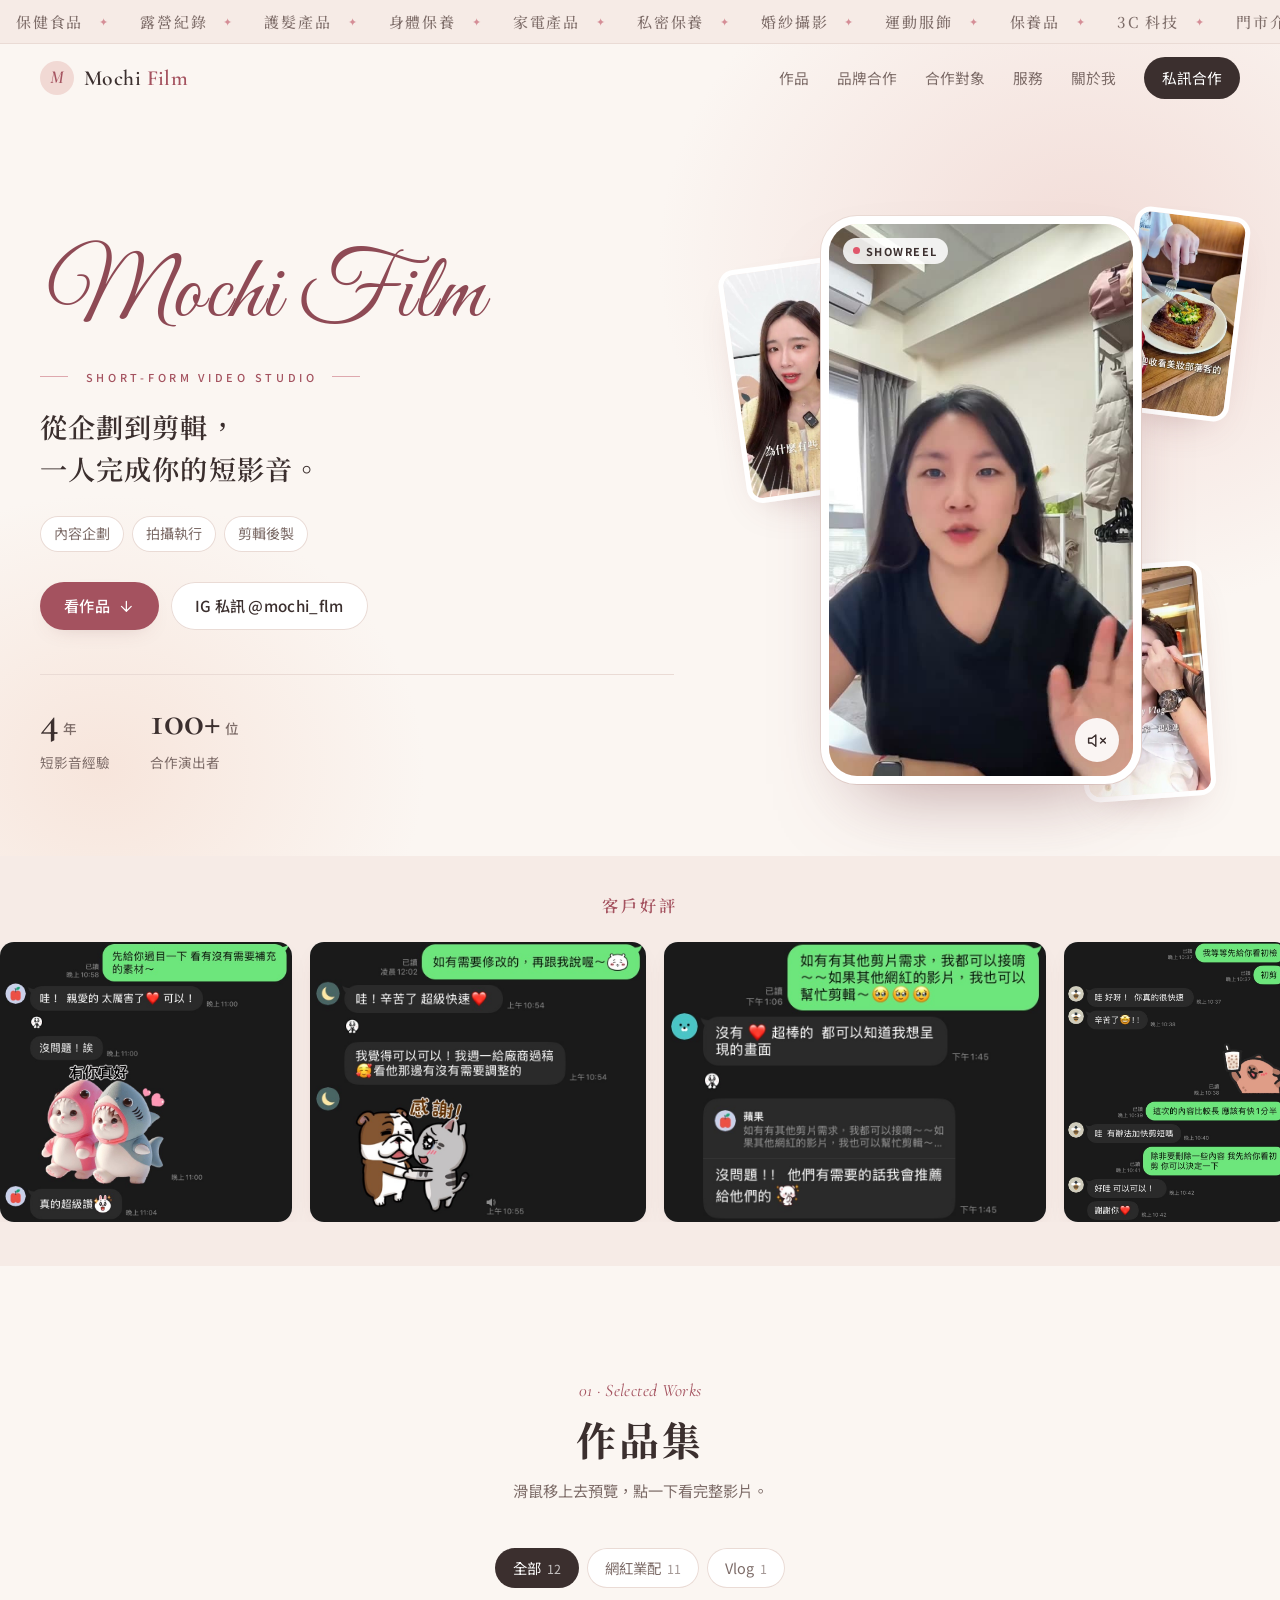
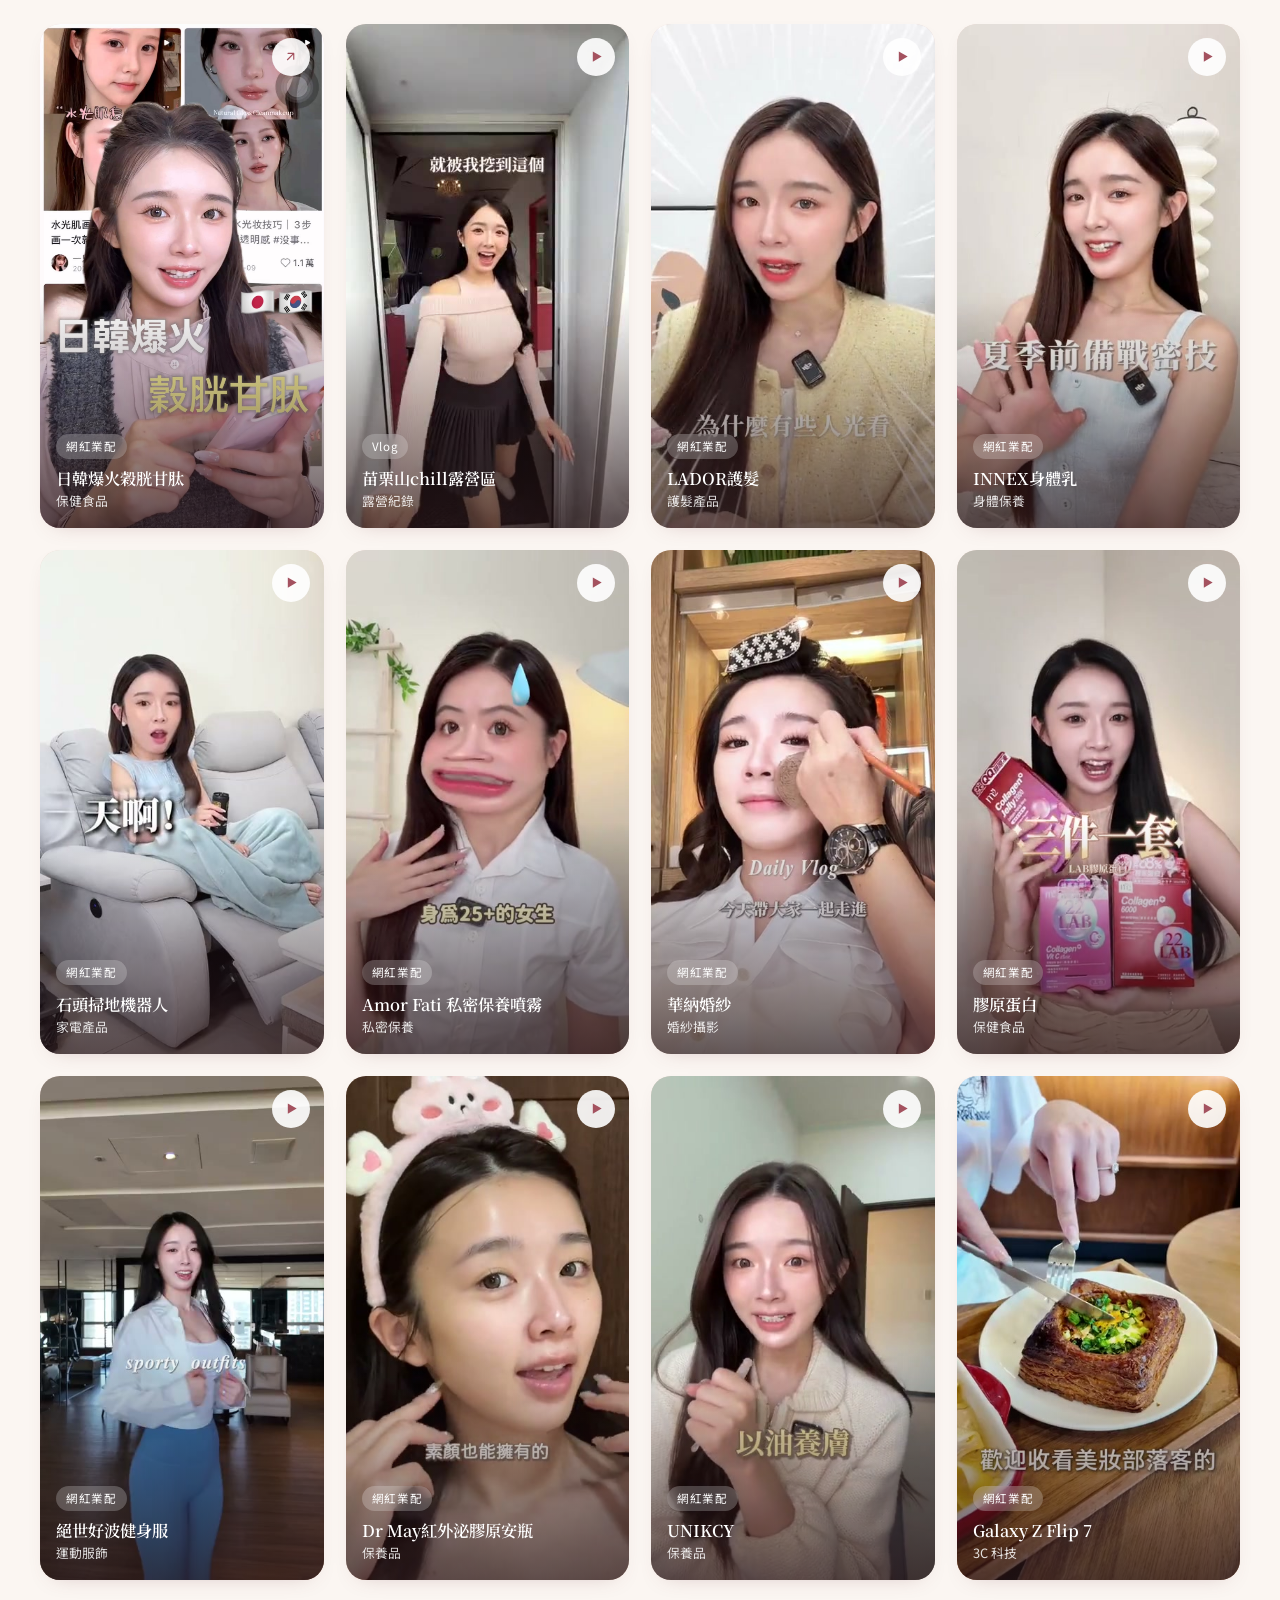
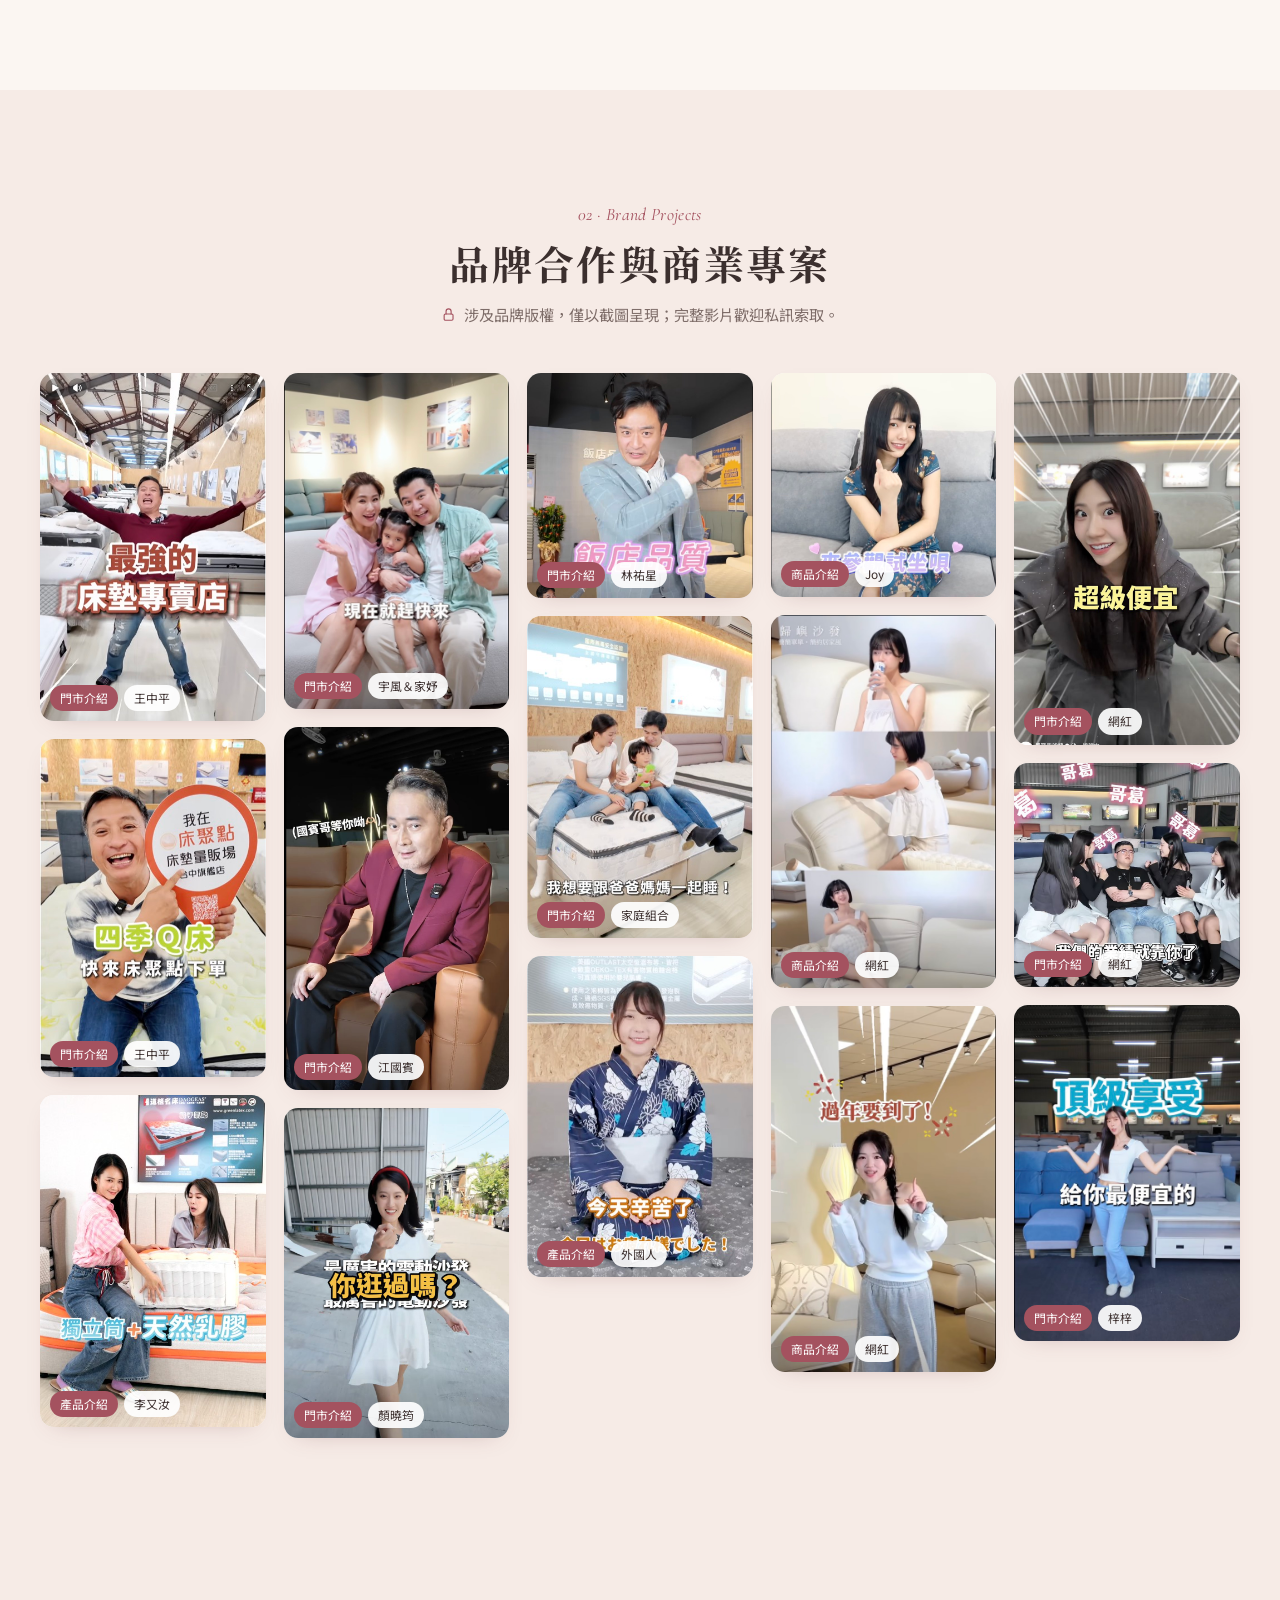
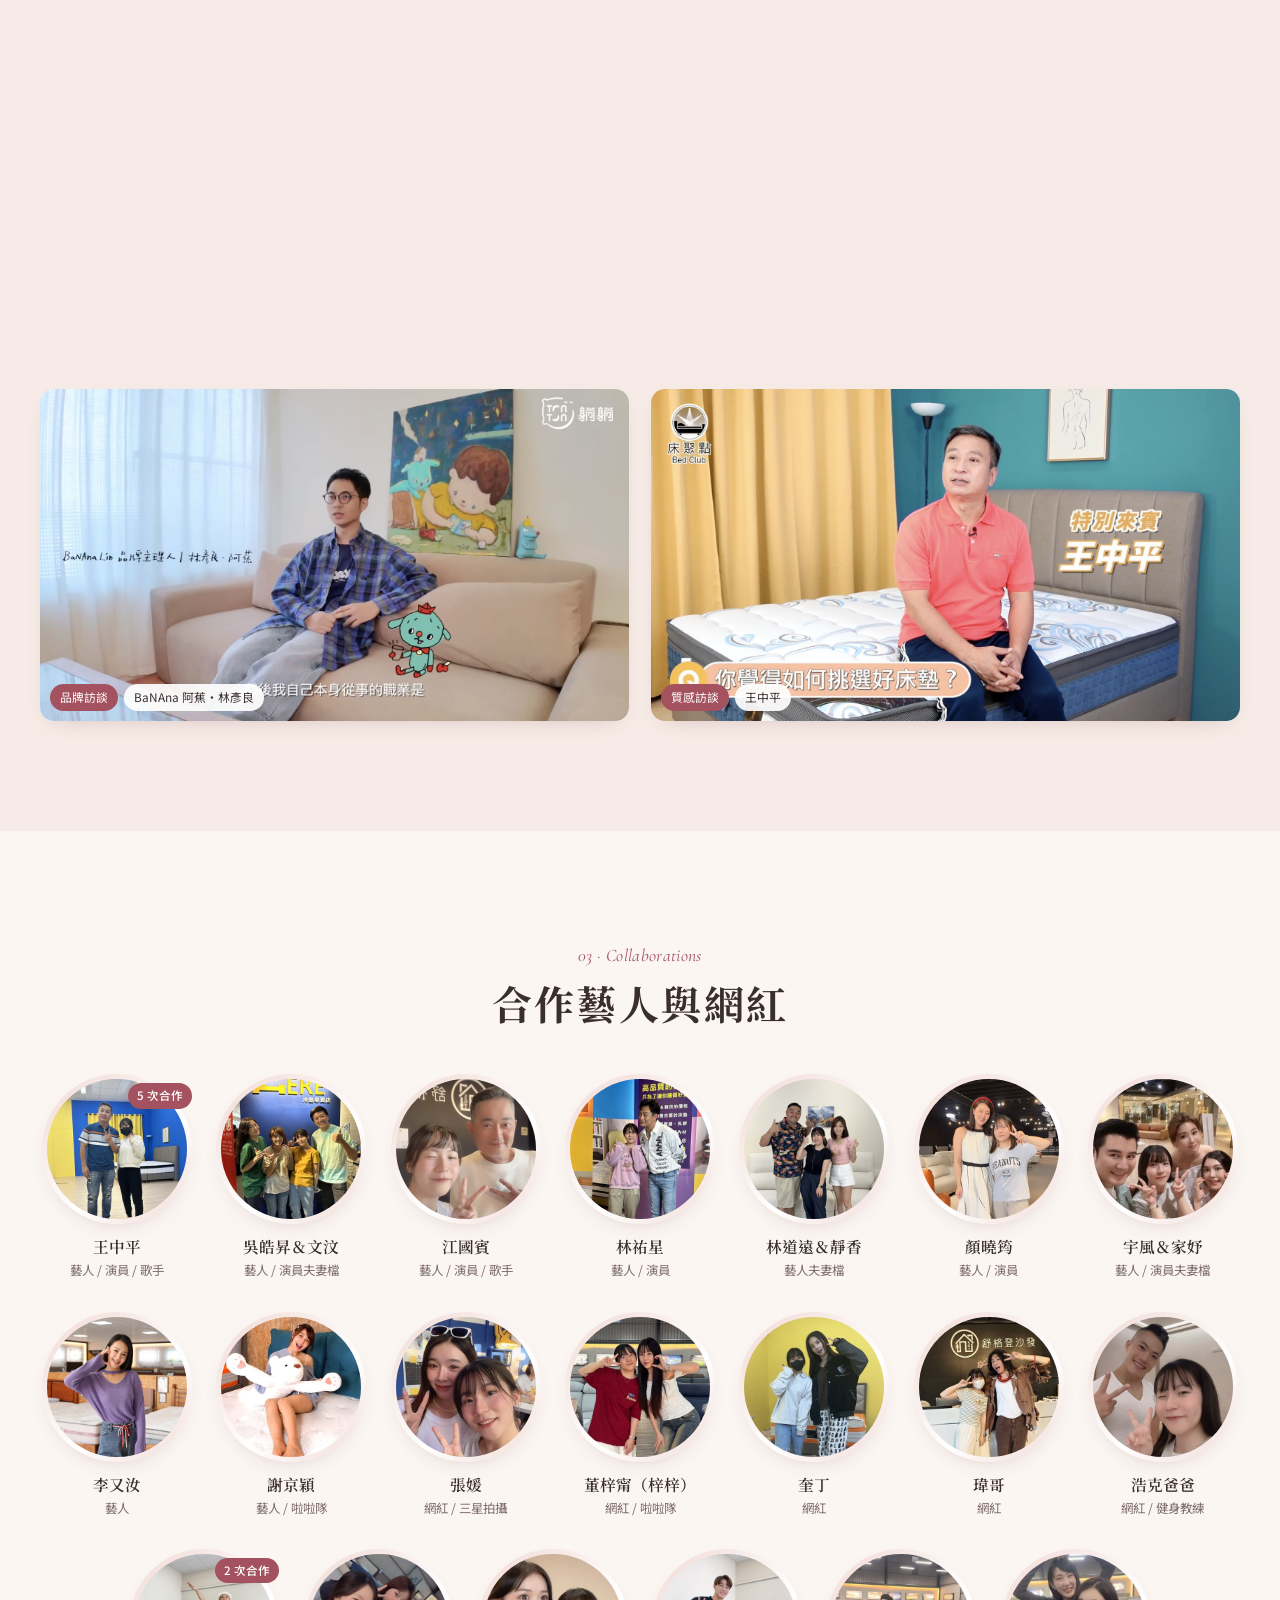
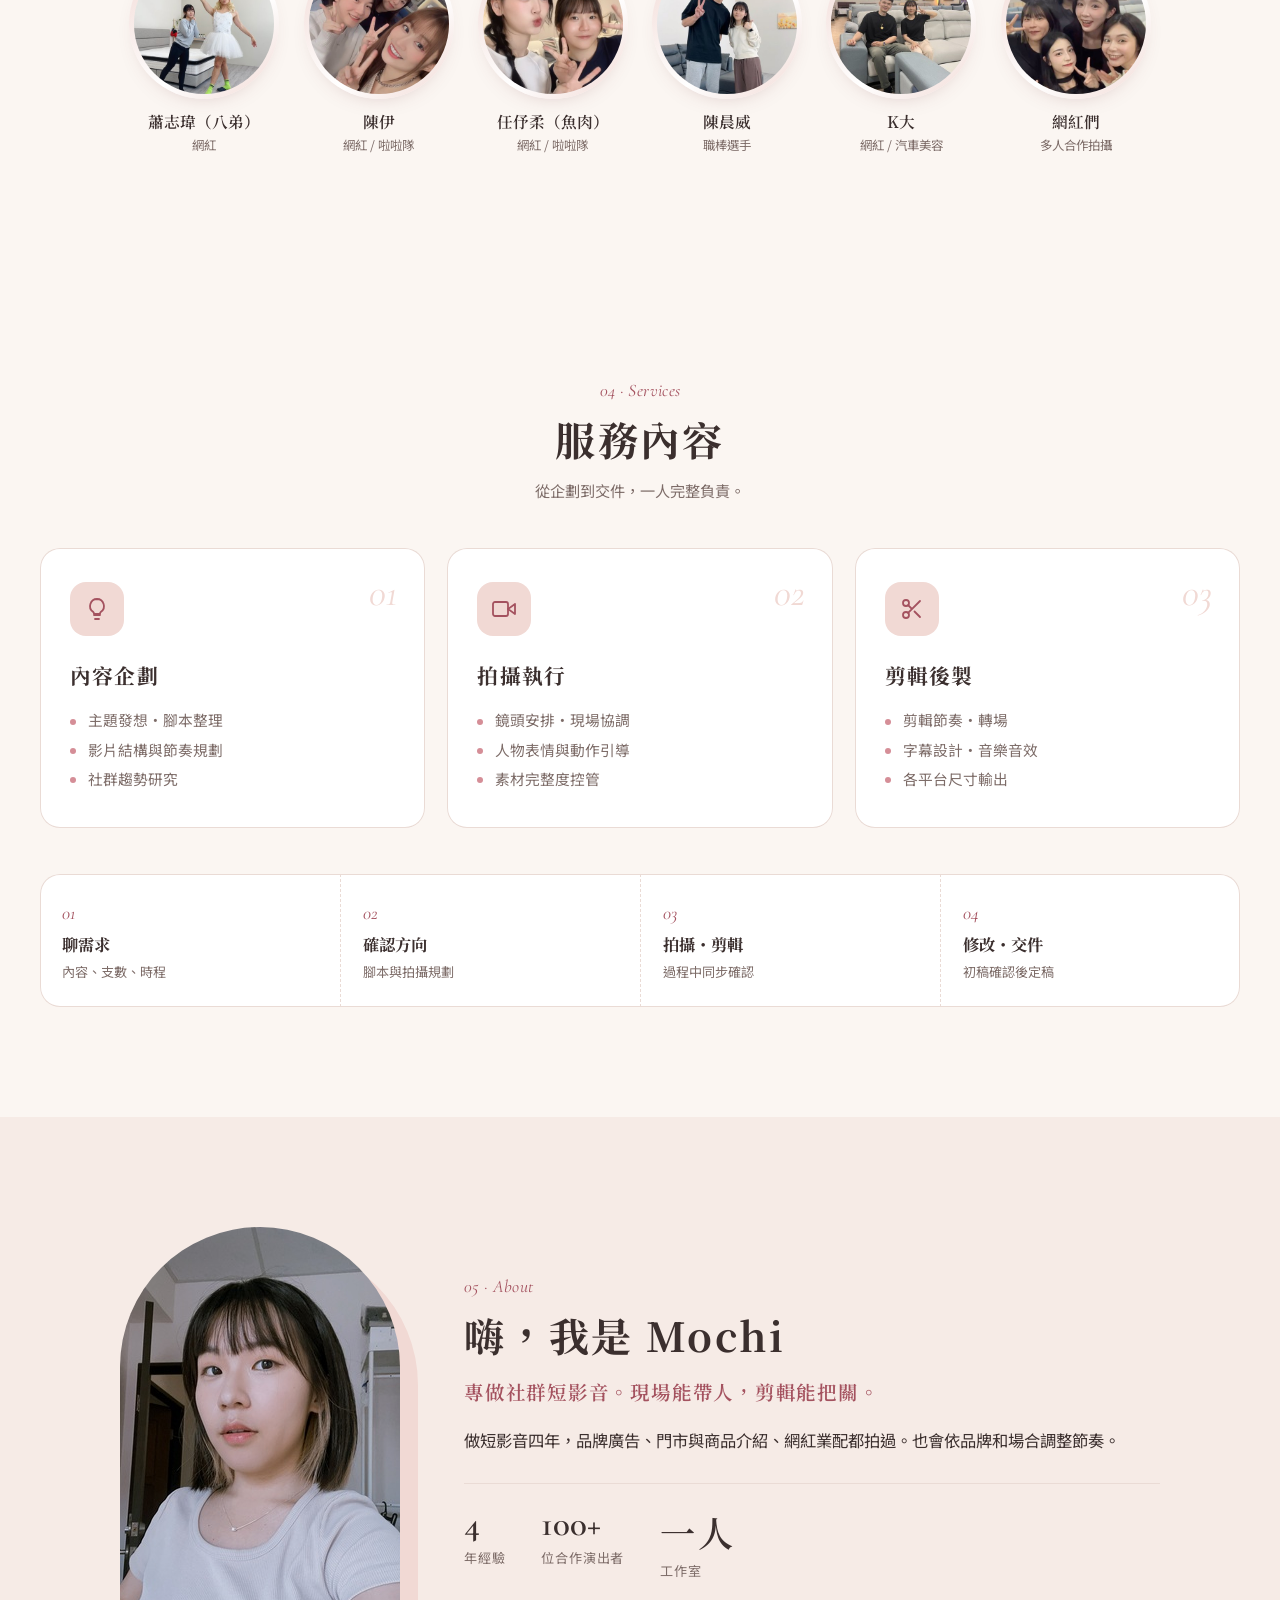
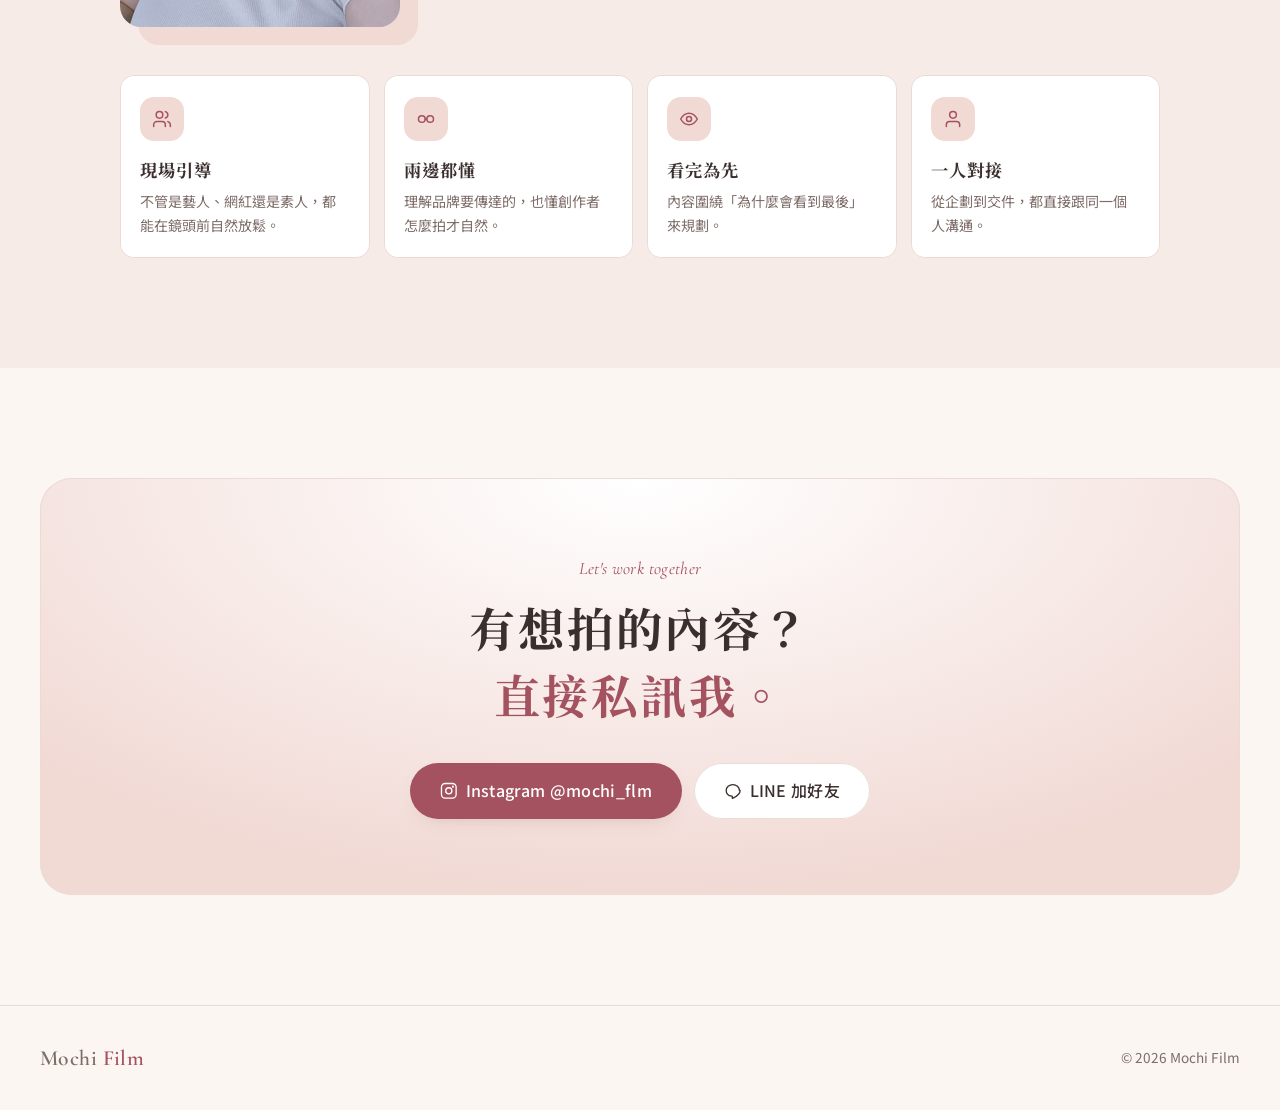
<file: index.html>
<!DOCTYPE html>
<html lang="zh-Hant-TW">
<head>
    <meta charset="UTF-8">
    <meta name="viewport" content="width=device-width, initial-scale=1.0, viewport-fit=cover">
    <meta name="theme-color" content="#FBF6F2">
    <title>Mochi Film | 短影音企劃・拍攝・剪輯</title>
    <meta name="description" content="Mochi Film — 社群短影音的企劃、拍攝與剪輯。網紅業配、品牌短影音作品集。">
    <meta property="og:title" content="Mochi Film | 短影音企劃・拍攝・剪輯">
    <meta property="og:description" content="社群短影音的企劃、拍攝與剪輯。網紅業配、品牌短影音作品集。">
    <meta property="og:type" content="website">
    <meta property="og:image" content="profile.jpg">
    <link rel="icon" type="image/svg+xml" href="favicon.svg">
    <link rel="apple-touch-icon" href="apple-touch-icon.png">
    <link rel="preconnect" href="https://fonts.googleapis.com">
    <link rel="preconnect" href="https://fonts.gstatic.com" crossorigin>
    <link href="https://fonts.googleapis.com/css2?family=Cormorant+Garamond:ital,wght@0,500;0,600;1,500;1,600&family=Great+Vibes&family=Noto+Sans+TC:wght@400;500;700&family=Noto+Serif+TC:wght@500;600;700&display=swap" rel="stylesheet">
    <link rel="stylesheet" href="style.css">
</head>
<body>

<!-- ============ 導覽列 ============ -->
<header class="nav" id="nav">
    <div class="marquee" aria-hidden="true">
        <div class="marquee-track" id="marqueeTrack"></div>
    </div>
    <div class="nav-inner">
        <a href="#top" class="brand" aria-label="Mochi Film 回到頂部">
            <span class="brand-mark">M</span>
            <span class="brand-text">Mochi <em>Film</em></span>
        </a>
        <nav class="nav-links" id="navLinks" aria-label="主要導覽">
            <a href="#works">作品</a>
            <a href="#brand">品牌合作</a>
            <a href="#people">合作對象</a>
            <a href="#services">服務</a>
            <a href="#about">關於我</a>
            <a href="#contact" class="nav-cta">私訊合作</a>
        </nav>
        <button class="nav-toggle" id="navToggle" aria-label="開啟選單" aria-expanded="false" aria-controls="navLinks">
            <span></span><span></span>
        </button>
    </div>
</header>

<main id="top">

<!-- ============ 首頁主視覺 ============ -->
<section class="hero">
    <div class="hero-bg" aria-hidden="true"></div>
    <div class="container hero-grid">
        <div class="hero-copy">
            <h1 class="hero-title reveal" style="--d:.08s">
                <span class="hero-latin">Mochi Film</span>
                <span class="hero-subline">Short-form Video Studio</span>
                <span class="hero-zh">從企劃到剪輯，<br>一人完成你的短影音。</span>
            </h1>
            <ul class="hero-chips reveal" style="--d:.16s" aria-label="服務項目">
                <li>內容企劃</li><li>拍攝執行</li><li>剪輯後製</li>
            </ul>
            <div class="hero-actions reveal" style="--d:.24s">
                <a href="#works" class="btn btn-primary">看作品
                    <svg viewBox="0 0 24 24" aria-hidden="true"><path d="M12 5v14M5 12l7 7 7-7"/></svg></a>
                <a href="https://www.instagram.com/mochi_flm/" target="_blank" rel="noopener" class="btn btn-ghost">IG 私訊 @mochi_flm</a>
            </div>
            <dl class="stats reveal" style="--d:.32s">
                <div><dt><span data-count="4">4</span><small>年</small></dt><dd>短影音經驗</dd></div>
                <div><dt><span>100+</span><small>位</small></dt><dd>合作演出者</dd></div>
            </dl>
        </div>

        <div class="hero-visual reveal" style="--d:.12s">
            <div class="float-card fc-1" aria-hidden="true"><img src="portfolio/lador-yuan-cover.jpg" alt=""></div>
            <div class="float-card fc-2" aria-hidden="true"><img src="portfolio/galaxy-zflip-yuan-cover.jpg" alt=""></div>
            <div class="float-card fc-3" aria-hidden="true"><img src="portfolio/huaner-yuan-cover.jpg" alt=""></div>
            <div class="phone">
                <video id="heroVideo" src="intro-web.mp4" poster="intro-poster.jpg" muted autoplay loop playsinline preload="metadata" aria-label="Mochi Film 作品精華"></video>
                <span class="phone-rec"><i></i>SHOWREEL</span>
                <button class="sound-btn" id="soundBtn" aria-label="開啟聲音" aria-pressed="false">
                    <svg class="ic-off" viewBox="0 0 24 24" aria-hidden="true"><path d="M11 5 6 9H2v6h4l5 4V5z"/><path d="m23 9-6 6M17 9l6 6"/></svg>
                    <svg class="ic-on" viewBox="0 0 24 24" aria-hidden="true"><path d="M11 5 6 9H2v6h4l5 4V5z"/><path d="M15.5 8.5a5 5 0 0 1 0 7M19 5a10 10 0 0 1 0 14"/></svg>
                </button>
            </div>
        </div>
    </div>

</section>

<!-- ============ 客戶好評（跑馬燈） ============ -->
<section class="reviews-band" id="reviews" aria-label="客戶好評">
    <div class="container">
        <h2 class="reviews-heading">客戶好評</h2>
    </div>
    <div class="reviews" id="reviewsScroller" aria-label="客戶好評截圖">
        <div class="reviews-track" id="reviewsTrack"></div>
    </div>
</section>

<!-- ============ 作品集（由 works.js 產生） ============ -->
<section class="section" id="works">
    <div class="container">
        <div class="section-head reveal">
            <p class="kicker">01 · Selected Works</p>
            <h2 class="section-title">作品集</h2>
            <p class="section-sub"><span class="desktop-hint">滑鼠移上去預覽，點一下看完整影片。</span><span class="mobile-hint">點選作品，觀看完整影片。</span></p>
        </div>
        <div class="filters reveal" id="filters" role="group" aria-label="作品分類"></div>
        <div class="works-grid" id="worksGrid"></div>
    </div>
</section>

<!-- ============ 品牌合作（截圖） ============ -->
<section class="section section-tint" id="brand">
    <div class="container">
        <div class="section-head reveal">
            <p class="kicker">02 · Brand Projects</p>
            <h2 class="section-title">品牌合作與商業專案</h2>
            <p class="section-sub"><svg class="ic-inline" viewBox="0 0 24 24" aria-hidden="true"><rect x="5" y="11" width="14" height="10" rx="2"/><path d="M8 11V7a4 4 0 0 1 8 0v4"/></svg>涉及品牌版權，僅以截圖呈現；完整影片歡迎私訊索取。</p>
        </div>
        <div class="brand-grid" id="brandGrid"></div>

        <div class="section-head section-head-sm reveal">
            <p class="kicker">Interview</p>
            <h3 class="section-title-sm">質感訪談</h3>
        </div>
        <div class="interview-grid" id="interviewGrid"></div>
    </div>
</section>

<!-- ============ 合作藝人與網紅 ============ -->
<section class="section" id="people">
    <div class="container">
        <div class="section-head reveal">
            <p class="kicker">03 · Collaborations</p>
            <h2 class="section-title">合作藝人與網紅</h2>
        </div>
        <div class="people-grid" id="peopleGrid"></div>
    </div>
</section>

<!-- ============ 服務內容 ============ -->
<section class="section" id="services">
    <div class="container">
        <div class="section-head reveal">
            <p class="kicker">04 · Services</p>
            <h2 class="section-title">服務內容</h2>
            <p class="section-sub">從企劃到交件，一人完整負責。</p>
        </div>
        <div class="service-grid">
            <article class="service-card reveal">
                <span class="service-icon"><svg viewBox="0 0 24 24" aria-hidden="true"><path d="M9 18h6M10 22h4M12 2a7 7 0 0 0-4 12.7c.6.5 1 1.2 1 2V17h6v-.3c0-.8.4-1.5 1-2A7 7 0 0 0 12 2z"/></svg></span>
                <p class="service-no">01</p>
                <h3>內容企劃</h3>
                <ul><li>主題發想・腳本整理</li><li>影片結構與節奏規劃</li><li>社群趨勢研究</li></ul>
            </article>
            <article class="service-card reveal" style="--d:.08s">
                <span class="service-icon"><svg viewBox="0 0 24 24" aria-hidden="true"><path d="M23 7l-7 5 7 5V7z"/><rect x="1" y="5" width="15" height="14" rx="2"/></svg></span>
                <p class="service-no">02</p>
                <h3>拍攝執行</h3>
                <ul><li>鏡頭安排・現場協調</li><li>人物表情與動作引導</li><li>素材完整度控管</li></ul>
            </article>
            <article class="service-card reveal" style="--d:.16s">
                <span class="service-icon"><svg viewBox="0 0 24 24" aria-hidden="true"><circle cx="6" cy="6" r="3"/><circle cx="6" cy="18" r="3"/><path d="M20 4 8.1 15.9M14.5 14.5 20 20M8.1 8.1 12 12"/></svg></span>
                <p class="service-no">03</p>
                <h3>剪輯後製</h3>
                <ul><li>剪輯節奏・轉場</li><li>字幕設計・音樂音效</li><li>各平台尺寸輸出</li></ul>
            </article>
        </div>

        <ol class="process reveal">
            <li><span class="process-no">01</span><strong>聊需求</strong><small>內容、支數、時程</small></li>
            <li><span class="process-no">02</span><strong>確認方向</strong><small>腳本與拍攝規劃</small></li>
            <li><span class="process-no">03</span><strong>拍攝・剪輯</strong><small>過程中同步確認</small></li>
            <li><span class="process-no">04</span><strong>修改・交件</strong><small>初稿確認後定稿</small></li>
        </ol>
    </div>
</section>

<!-- ============ 關於我 ============ -->
<section class="section section-tint" id="about">
    <div class="container about">
        <div class="about-photo reveal">
            <img src="profile.jpg" alt="Mochi 本人照片" loading="lazy" width="400" height="400">
        </div>
        <div class="about-copy reveal" style="--d:.08s">
            <p class="kicker">05 · About</p>
            <h2 class="section-title">嗨，我是 Mochi</h2>
            <p class="about-position">專做社群短影音。現場能帶人，剪輯能把關。</p>
            <p class="about-text">做短影音四年，品牌廣告、門市與商品介紹、網紅業配都拍過。也會依品牌和場合調整節奏。</p>
            <dl class="about-creds">
                <div><dt>4</dt><dd>年經驗</dd></div>
                <div><dt>100+</dt><dd>位合作演出者</dd></div>
                <div><dt class="about-creds-zh">一人</dt><dd>工作室</dd></div>
            </dl>
        </div>
        <ul class="about-points reveal" style="--d:.16s">
            <li>
                <span class="about-point-icon" aria-hidden="true">
                    <svg viewBox="0 0 24 24"><path d="M16 21v-2a4 4 0 0 0-4-4H6a4 4 0 0 0-4 4v2"/><circle cx="9" cy="7" r="4"/><path d="M22 21v-2a4 4 0 0 0-3-3.87"/><path d="M16 3.13a4 4 0 0 1 0 7.75"/></svg>
                </span>
                <h3>現場引導</h3>
                <p>不管是藝人、網紅還是素人，都能在鏡頭前自然放鬆。</p>
            </li>
            <li>
                <span class="about-point-icon" aria-hidden="true">
                    <svg viewBox="0 0 24 24"><circle cx="7" cy="12" r="4"/><circle cx="17" cy="12" r="4"/><path d="M11 12h2"/></svg>
                </span>
                <h3>兩邊都懂</h3>
                <p>理解品牌要傳達的，也懂創作者怎麼拍才自然。</p>
            </li>
            <li>
                <span class="about-point-icon" aria-hidden="true">
                    <svg viewBox="0 0 24 24"><path d="M2 12s4-7 10-7 10 7 10 7-4 7-10 7S2 12 2 12z"/><circle cx="12" cy="12" r="3"/></svg>
                </span>
                <h3>看完為先</h3>
                <p>內容圍繞「為什麼會看到最後」來規劃。</p>
            </li>
            <li>
                <span class="about-point-icon" aria-hidden="true">
                    <svg viewBox="0 0 24 24"><path d="M20 21v-2a4 4 0 0 0-4-4H8a4 4 0 0 0-4 4v2"/><circle cx="12" cy="7" r="4"/></svg>
                </span>
                <h3>一人對接</h3>
                <p>從企劃到交件，都直接跟同一個人溝通。</p>
            </li>
        </ul>
    </div>
</section>

<!-- ============ 聯絡 ============ -->
<section class="section" id="contact">
    <div class="container">
        <div class="contact-card reveal">
            <p class="kicker">Let's work together</p>
            <h2 class="contact-title">有想拍的內容？<br><em>直接私訊我。</em></h2>
            <div class="contact-actions">
                <a href="https://www.instagram.com/mochi_flm/" target="_blank" rel="noopener" class="btn btn-primary btn-lg">
                    <svg viewBox="0 0 24 24" aria-hidden="true"><rect x="2" y="2" width="20" height="20" rx="5"/><circle cx="12" cy="12" r="4.2"/><circle cx="17.6" cy="6.4" r=".6" fill="currentColor"/></svg>
                    Instagram @mochi_flm</a>
                <a href="https://line.me/ti/p/6ggHrSV_ZE" target="_blank" rel="noopener" class="btn btn-ghost btn-lg">
                    <svg viewBox="0 0 24 24" aria-hidden="true"><path d="M21 11.5c0-4.4-4-8-9-8s-9 3.6-9 8c0 4 3.2 7.2 7.6 7.9.3.1.7.2.8.5.1.3 0 .7 0 .9l-.1.8c0 .3-.2 1 .9.5s5.8-3.4 7.9-5.8c1.3-1.4 1.9-3 1.9-4.8z"/></svg>
                    LINE 加好友</a>
            </div>
        </div>
    </div>
</section>

</main>

<footer class="footer">
    <div class="container footer-inner">
        <span class="brand-text">Mochi <em>Film</em></span>
        <span>© <span id="year">2026</span> Mochi Film</span>
    </div>
</footer>

<!-- 手機底部快速聯絡 -->
<div class="mobile-cta" id="mobileCta">
    <a href="https://www.instagram.com/mochi_flm/" target="_blank" rel="noopener">IG 私訊</a>
    <a href="https://line.me/ti/p/6ggHrSV_ZE" target="_blank" rel="noopener">LINE</a>
</div>

<!-- 影片燈箱 -->
<div class="lightbox" id="lightbox" role="dialog" aria-modal="true" aria-label="影片播放" hidden>
    <button class="lightbox-close" id="lightboxClose" aria-label="關閉">
        <svg viewBox="0 0 24 24" aria-hidden="true"><path d="M6 6l12 12M18 6 6 18"/></svg>
    </button>
    <div class="lightbox-body" id="lightboxBody"></div>
</div>

<noscript><style>.reveal { opacity: 1; transform: none; }</style><p class="container">請開啟 JavaScript 觀看完整作品集，或直接到 <a href="https://www.instagram.com/mochi_flm/">Instagram @mochi_flm</a> 看作品。</p></noscript>
<script src="works.js"></script>
<script src="script.js"></script>
</body>
</html>
</file>
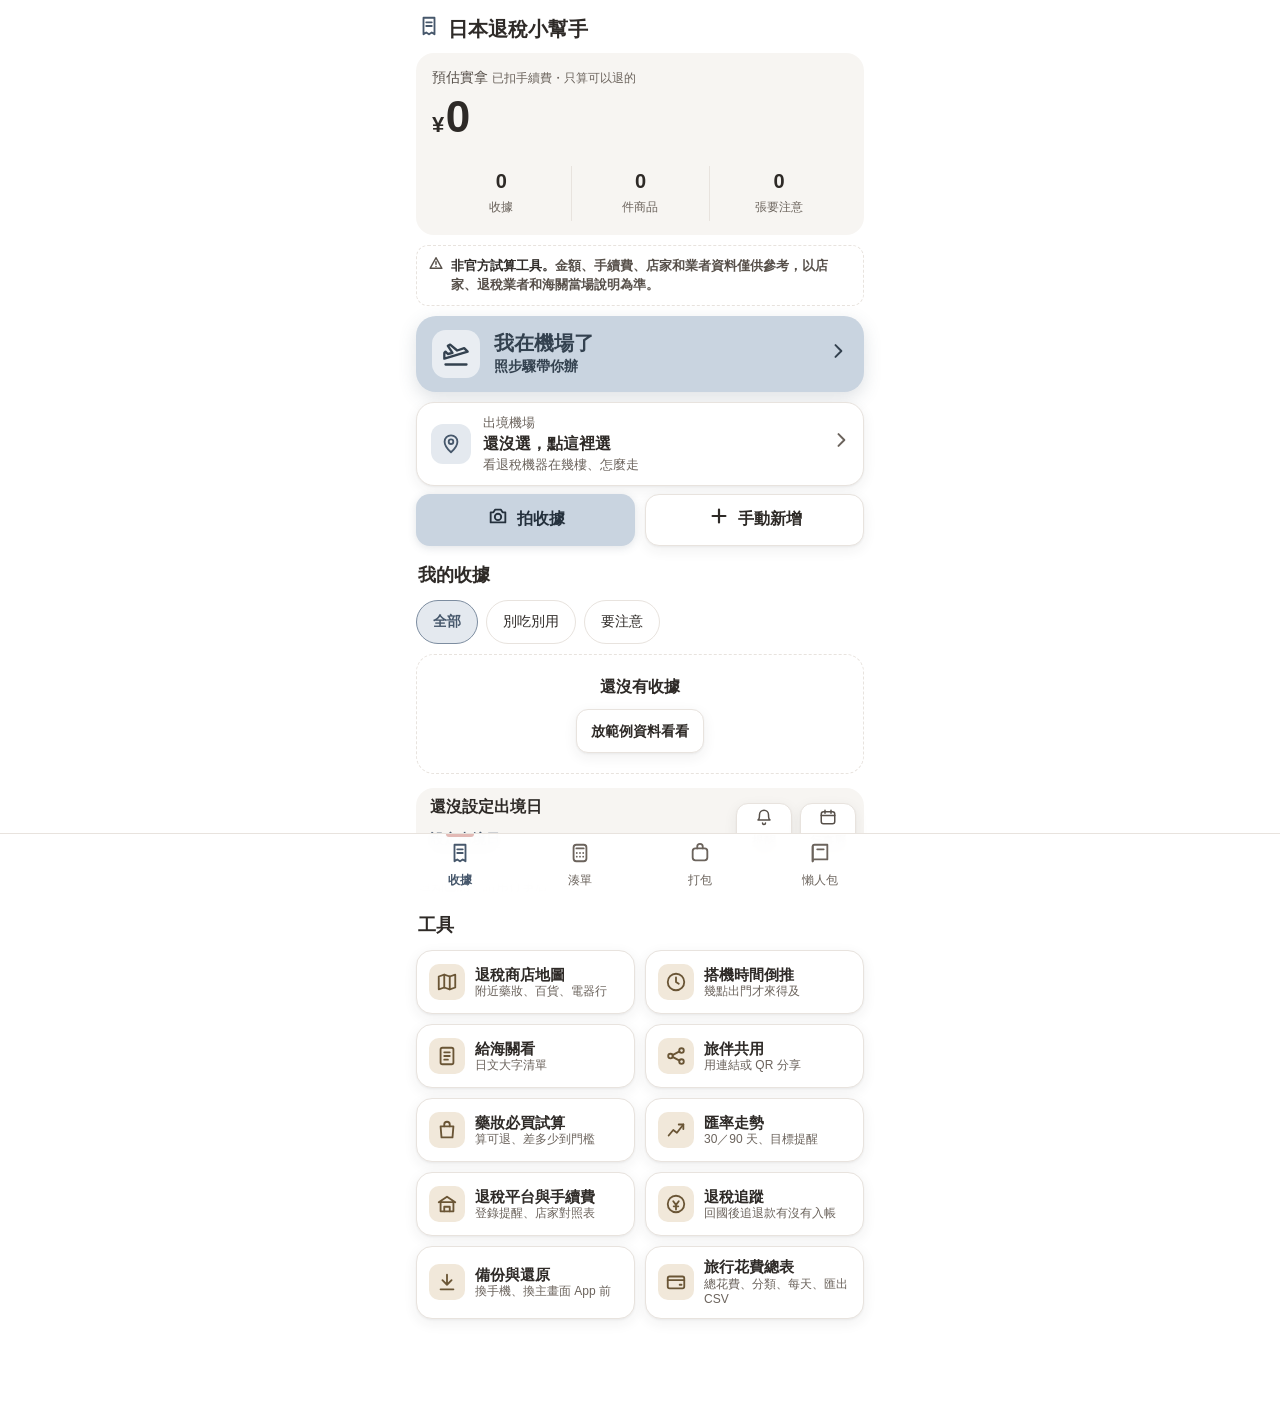
<file: japan-taxfree/index.html>
<!DOCTYPE html>
<html lang="zh-Hant-TW">
<head>
<meta charset="utf-8">
<meta name="viewport" content="width=device-width, initial-scale=1, viewport-fit=cover">
<meta http-equiv="Content-Security-Policy" content="default-src 'self'; script-src 'self' 'sha256-cDBbNCDXi1bZr+fYk1YjsWb2UXWMMIzkGupTHdWThY4=' https://cdn.jsdelivr.net 'wasm-unsafe-eval'; worker-src 'self' blob: https://cdn.jsdelivr.net; style-src 'self' 'unsafe-inline' https://cdn.jsdelivr.net; img-src 'self' data: blob: https://tile.openstreetmap.org https://*.tile.openstreetmap.org https://cdn.jsdelivr.net; font-src 'self'; connect-src 'self' https://open.er-api.com https://cdn.jsdelivr.net https://*.currency-api.pages.dev https://nominatim.openstreetmap.org https://overpass-api.de https://maps.mail.ru https://overpass.kumi.systems https://tessdata.projectnaptha.com; manifest-src 'self'; media-src 'none'; frame-src 'none'; object-src 'none'; base-uri 'none'; form-action 'none'">
<meta name="referrer" content="strict-origin-when-cross-origin">
<meta name="theme-color" content="#FFFFFF" media="(prefers-color-scheme: light)">
<meta name="theme-color" content="#1F1D1B" media="(prefers-color-scheme: dark)">
<meta name="color-scheme" content="light dark">
<meta name="description" content="日本退稅新制（2026/11/1 起）小幫手：記收據、算 ¥5,000 門檻、扣手續費後的預估實拿、機場步驟。非官方工具，資料只存在你的手機。">
<meta property="og:type" content="website">
<meta property="og:url" content="https://mochi-ashy.vercel.app/japan-taxfree/">
<meta property="og:title" content="日本退稅新制小幫手">
<meta property="og:description" content="記收據、算門檻和預估實拿、機場一步步帶你辦。非官方工具，資料只存在你的手機。">
<meta property="og:image" content="https://mochi-ashy.vercel.app/japan-taxfree/og.png">
<meta property="og:image:width" content="1200">
<meta property="og:image:height" content="630">
<meta property="og:image:alt" content="日本退稅新制小幫手">
<meta property="og:locale" content="zh_TW">
<meta name="twitter:card" content="summary_large_image">
<meta name="twitter:title" content="日本退稅新制小幫手">
<meta name="twitter:image" content="https://mochi-ashy.vercel.app/japan-taxfree/og.png">
<link rel="canonical" href="https://mochi-ashy.vercel.app/japan-taxfree/">
<meta name="apple-mobile-web-app-capable" content="yes">
<meta name="apple-mobile-web-app-title" content="退稅小幫手">
<title>日本退稅小幫手</title>
<link rel="manifest" href="manifest.json">
<link rel="icon" href="icon.svg" type="image/svg+xml">
<link rel="apple-touch-icon" href="icon-192.png">
<style>
:root{
  --bg:#FFFFFF; --surface:#F7F5F2; --line:#E8E3DE;
  --ink:#2E2A27; --ink2:#57504A; --ink3:#6B635C;
  --blue:#46576B; --blue-bg:#E4E9EF; --blue-mid:#7D8DA0; --btn:#C9D4E0; --btn-h:#BCC8D6; --btn-down:#AEBCCB; --btn-ink:#24303C;
  --sand:#6A5535; --sand-bg:#F1E8DA; --sand-mid:#B08F5E;
  --rose:#8E4F4B; --rose-bg:#F5E6E4; --rose-mid:#E2B9B5;
  --ok:#3E5A78; --ok-bg:#E5ECF3; --ok-mid:#9DB0C6;
  --warn:#8B4639; --warn-bg:#F6E6E1; --warn-mid:#D9A79C;
  --r:18px; --r-sm:12px;
  --shadow:0 1px 2px rgba(46,42,39,.05),0 4px 14px rgba(46,42,39,.07);
  --ease:cubic-bezier(.2,.8,.2,1);
}
*{box-sizing:border-box;-webkit-tap-highlight-color:transparent}
[hidden]{display:none!important}
html,body{margin:0;background:var(--bg);color:var(--ink)}
body{font-family:-apple-system,"PingFang TC","Noto Sans TC","Noto Sans CJK TC","Microsoft JhengHei",sans-serif;font-size:16px;line-height:1.55;-webkit-font-smoothing:antialiased}
button,input,select{font:inherit;color:inherit}
html,body,button,a,input,select,textarea,label{touch-action:manipulation}
input,select,textarea{font-size:max(16px,1em)}
button{cursor:pointer}
.app{max-width:480px;margin:0 auto;min-height:100vh;padding:0 16px calc(100px + env(safe-area-inset-bottom))}
header.top{padding:calc(14px + env(safe-area-inset-top)) 2px 8px;display:flex;align-items:center;gap:8px;color:var(--blue)}
header.top h1{font-size:20px;margin:0;font-weight:800;color:var(--ink)}
.view{display:none;animation:fadeUp .35s var(--ease)}
.view.on{display:block}
@keyframes fadeUp{from{opacity:0;transform:translateY(8px)}to{opacity:1;transform:none}}
@keyframes pop{from{opacity:0;transform:translateY(4px)}to{opacity:1;transform:none}}
@keyframes draw{from{stroke-dashoffset:30}to{stroke-dashoffset:0}}
h2{font-size:18px;margin:22px 2px 10px;font-weight:700}
.muted{color:var(--ink3)} .small{font-size:13px}
.num{font-variant-numeric:tabular-nums}
:focus-visible{outline:2px solid var(--blue);outline-offset:2px}
.ico{display:grid;place-items:center;flex:none}
.wrap-pretty{text-wrap:pretty}

/* info blocks: flat, no shadow */
.card{background:var(--surface);border:none;border-radius:var(--r);padding:14px 16px;box-shadow:none}

/* buttons: tappable = shadow or fill; feedback = color only */
.btn{display:inline-flex;align-items:center;justify-content:center;gap:8px;border:none;border-radius:14px;padding:10px 18px;min-height:52px;font-weight:700;font-size:16px;transition:background .15s,box-shadow .15s,color .15s}
.btn.pri{background:var(--btn);color:var(--btn-ink);box-shadow:0 2px 8px rgba(70,87,107,.16)}
.btn.pri:hover{background:var(--btn-h)} .btn.pri:active{background:var(--btn-down)}
.btn.sec{background:var(--bg);color:var(--ink);border:1px solid var(--line);box-shadow:var(--shadow)}
.btn.sec:active{background:var(--surface);box-shadow:inset 0 0 0 1px var(--line)}
.btn.ghost{background:none;color:var(--warn);font-weight:700;box-shadow:none}
.btn.ghost:active{background:var(--warn-bg)}
.btn.text{background:none;color:var(--blue);font-weight:700;box-shadow:none;padding:0 6px;min-height:44px;text-decoration:underline;text-underline-offset:3px}
.btn.text:active{background:var(--blue-bg)}
.btn.block{width:100%}
.btn:disabled{background:transparent;color:#6E6862;border:1px dashed #C9C2BA;box-shadow:none;cursor:not-allowed}
.btn.sm{min-height:44px;padding:6px 14px;font-size:14px;border-radius:12px}

/* summary */
.summary{background:var(--surface);border-radius:var(--r);padding:14px 16px}
.summary .lbl{font-size:14px;color:var(--ink2)}
.big{font-size:44px;font-weight:800;letter-spacing:-.01em;line-height:1.1;margin:4px 0 0}
.big small{font-size:22px;font-weight:700;margin-right:2px}
.twd{font-size:15px;color:var(--ink2);font-weight:600;min-height:1em}
.stats{display:grid;grid-template-columns:repeat(3,1fr);margin-top:10px}
.stat{text-align:center;border-left:1px solid var(--line);padding:2px 4px}
.stat:first-child{border-left:none}
.stat b{display:block;font-size:20px;line-height:1.3;font-weight:700}
.stat span{font-size:12px;color:var(--ink3)}

/* airport hero */
.hero{margin-top:10px;width:100%;border:none;border-radius:20px;background:var(--btn);color:var(--btn-ink);display:flex;align-items:center;gap:14px;padding:14px 16px;min-height:76px;text-align:left;box-shadow:0 6px 18px rgba(70,87,107,.18);transition:background .15s}
.hero:hover{background:var(--btn-h)} .hero:active{background:var(--btn-down)}
.hero .ico{width:48px;height:48px;border-radius:14px;background:rgba(255,255,255,.6)}
.hero b{display:block;font-size:20px;line-height:1.25;font-weight:800}
.hero span{font-size:14px;font-weight:600;color:#33414F}
.hero .go{margin-left:auto}

/* add buttons */
.tiles{display:grid;grid-template-columns:1fr 1fr;gap:10px;margin-top:8px}
#v-home h2{margin-top:16px}

/* countdown: one line */
.cd{margin-top:14px;display:flex;align-items:center;gap:8px;padding:8px 8px 8px 14px}
.cd-main{flex:1;min-width:0}
.cd-line{font-weight:700;font-size:16px;line-height:1.35}
.cd-line .n{font-size:22px;font-weight:800;color:var(--blue);margin-right:2px}
.cd-date{display:inline-flex;align-items:center;min-height:44px;padding:0;border:none;background:none;color:var(--blue);font-weight:700;font-size:14px;text-decoration:underline;text-underline-offset:3px}
.cd-date:active{background:var(--blue-bg)}
.cd-btn{display:flex;flex-direction:column;align-items:center;justify-content:center;gap:0;min-width:56px;min-height:52px;padding:4px 8px;border:1px solid var(--line);background:var(--bg);border-radius:12px;font-size:12px;font-weight:700;color:var(--ink2);box-shadow:var(--shadow);transition:background .15s}
.cd-btn:active{background:var(--surface);box-shadow:inset 0 0 0 1px var(--line)}
.cd-btn[aria-pressed=true]{background:var(--blue-bg);color:var(--blue);border-color:var(--blue-mid)}
.cd-note{font-size:13px;color:var(--ink3);margin:6px 2px 0}
.sr{position:absolute;width:1px;height:1px;overflow:hidden;clip:rect(0 0 0 0);white-space:nowrap}

/* chips & list */
.chips{display:flex;gap:8px;flex-wrap:wrap;margin:0 0 10px}
.chip{border:1px solid var(--line);background:var(--bg);border-radius:99px;padding:6px 16px;font-size:14px;min-height:44px;transition:background .15s,color .15s}
.chip:active{background:var(--surface);box-shadow:inset 0 0 0 1px var(--line)}
.chip[aria-pressed=true]{background:var(--blue-bg);border-color:var(--blue-mid);color:var(--blue);font-weight:700}
.list{display:grid;gap:10px;grid-template-columns:minmax(0,1fr)}
.rc{display:block;width:100%;text-align:left;border:1px solid var(--line);background:var(--bg);border-radius:var(--r);padding:12px 14px;box-shadow:var(--shadow);transition:background .15s;animation:fadeUp .3s var(--ease) both}
.rc:active{background:var(--surface);box-shadow:inset 0 0 0 1px var(--line)}
.rc-top{display:flex;gap:12px;align-items:center}
.thumb{width:44px;height:44px;border-radius:12px;background:var(--surface);flex:none;display:grid;place-items:center;overflow:hidden;color:var(--ink3)}
.thumb img{width:100%;height:100%;object-fit:cover}
.rc-main{flex:1;min-width:0}
.rc-name,.apr-name b{font-weight:700;white-space:normal;display:-webkit-box;-webkit-line-clamp:2;-webkit-box-orient:vertical;overflow:hidden;line-height:1.35}
.rc-meta{font-size:13px;color:var(--ink3)}
.rc-amt{text-align:right;flex:none}
.rc-amt b{display:block;font-weight:700}
.rc-amt span{font-size:12px;color:var(--ink3)}
.rc-tags{display:flex;gap:6px;flex-wrap:wrap;margin-top:8px}
.tag{display:inline-flex;align-items:center;gap:4px;font-size:12px;padding:3px 8px;border-radius:8px;font-weight:700}
.tag.c{background:var(--sand-bg);color:var(--sand)} .tag.w{background:var(--warn-bg);color:var(--warn)} .tag.ok{background:var(--ok-bg);color:var(--ok)}
.chev{color:var(--ink3);flex:none}
.empty{text-align:center;padding:20px 16px;border:1.5px dashed var(--line);border-radius:var(--r);color:var(--ink2)}

/* tabbar */
nav.tabbar{position:fixed;left:0;right:0;bottom:0;z-index:30;background:rgba(255,255,255,.97);backdrop-filter:blur(10px);border-top:1px solid var(--line);padding-bottom:env(safe-area-inset-bottom)}
nav.tabbar .in{max-width:480px;margin:0 auto;display:grid;grid-template-columns:repeat(4,1fr)}
.tab{background:none;border:none;padding:8px 0 10px;display:flex;flex-direction:column;align-items:center;gap:2px;font-size:12px;color:var(--ink3);min-height:60px;position:relative;transition:color .15s}
.tab:active{color:var(--blue)}
.tab[aria-selected=true]{color:var(--blue);font-weight:700}
.tab[aria-selected=true]::before{content:"";position:absolute;top:0;width:28px;height:3px;border-radius:0 0 3px 3px;background:var(--rose-mid)}

/* segmented */
.seg{display:grid;grid-auto-flow:column;grid-auto-columns:1fr;background:var(--surface);border-radius:14px;padding:3px;position:relative}
.seg button{border:none;background:none;border-radius:11px;padding:6px 0;min-height:44px;font-weight:700;color:var(--ink2);position:relative;z-index:1;transition:color .2s}
.seg button[aria-pressed=true]{color:var(--ink)}
.seg .knob{position:absolute;top:3px;bottom:3px;left:3px;border-radius:11px;background:var(--bg);box-shadow:0 1px 4px rgba(46,42,39,.14);transition:transform .28s var(--ease)}

/* calculator */
.calc-top{display:grid;grid-template-columns:1fr 1fr;gap:8px}
.target{display:flex;align-items:center;gap:8px;margin-bottom:8px;color:var(--ink3)}
.target select{flex:1;min-height:48px;border:1px solid var(--line);border-radius:14px;padding:0 12px;background:var(--bg);font-weight:700;min-width:0;color:var(--ink);box-shadow:var(--shadow)}
.disp{margin-top:8px;background:var(--surface);border-radius:var(--r);padding:6px 14px}
.disp-in{display:flex;align-items:baseline;justify-content:space-between;gap:4px;font-size:36px;font-weight:800;line-height:1.2}
.disp-in .lbl{font-size:13px;font-weight:500;color:var(--ink3);align-self:center}
.disp-in small{font-size:18px;color:var(--ink3);margin-right:2px}
.res{display:grid;grid-template-columns:1fr 1fr;gap:8px;margin-top:8px}
.res > div{border-radius:var(--r-sm);padding:6px 12px}
.res > div:first-child{background:var(--blue-bg)}
.res > div:last-child{background:var(--surface)}
.res span{font-size:12px;font-weight:700;color:var(--blue)}
.res > div:last-child span{color:var(--ink2)}
.res b{display:block;font-size:22px;line-height:1.25;font-weight:800}
.fx{display:flex;align-items:center;justify-content:space-between;gap:8px;font-size:13px;color:var(--ink3);min-height:44px}
.fx-edit{display:flex;gap:8px;margin-bottom:6px}
.fx-edit input{flex:1;min-height:44px;border:1px solid var(--line);border-radius:12px;padding:0 12px;min-width:0}
.ringbox{display:flex;align-items:center;gap:12px;padding:6px 2px}
.ring{width:60px;height:60px;flex:none;position:relative}
.ring svg{transform:rotate(-90deg)}
.ring circle{fill:none;stroke-width:9}
.ring .bg{stroke:#ECE9E5}
.ring .base{stroke:var(--blue-mid);transition:stroke-dashoffset .8s var(--ease)}
.ring .add{stroke:var(--sand-mid);transition:stroke-dashoffset .8s var(--ease)}
.ring .pct{position:absolute;inset:0;display:grid;place-items:center;font-weight:800;font-size:15px}
.ring-txt{flex:1;min-width:0}
.ring-txt b{display:block;font-size:17px;line-height:1.35}
.dot-l{display:inline-block;width:8px;height:8px;border-radius:99px;background:var(--c);margin-right:4px;vertical-align:1px}
.legend{font-size:13px;color:var(--ink2)}
.legend span+span{margin-left:10px}
.keypad{display:grid;grid-template-columns:repeat(3,1fr);gap:8px;margin-top:8px}
.key{min-height:50px;border:none;border-radius:14px;background:var(--surface);font-size:24px;font-weight:600;transition:background .12s;color:var(--ink)}
.key:active{background:var(--btn)}
.key.fn{font-size:16px;color:var(--ink2)}

/* packing */
.pk-sum{display:grid;grid-template-columns:1fr 1fr;gap:10px}
.pk-box{border-radius:var(--r);padding:10px;text-align:center}
.pk-box b{display:block;font-size:36px;font-weight:800;line-height:1.1}
.pk-box span{font-weight:700;font-size:14px}
.pk-box.carry{background:var(--blue-bg);color:var(--blue)} .pk-box.check{background:var(--sand-bg);color:var(--sand)}
.pk-group{margin-top:12px;border:1px solid var(--line);border-radius:var(--r);padding:4px 14px}
.pk-group h3{font-size:14px;color:var(--ink3);margin:8px 0 0;font-weight:700}
.pk{border-top:1px solid var(--line);padding:10px 0;transition:background .2s}
.pk:first-of-type{border-top:none}
.pk.bad{background:#FCF9F4;margin:0 -14px;padding:10px 14px}
.pk-row{display:flex;align-items:center;gap:10px}
.pk-name{flex:1;min-width:0;font-weight:700;line-height:1.35}
.pk-meta{flex:1;min-width:0;font-size:12px;color:var(--ink3)}
.pk .seg{width:140px;flex:none}
.pk .seg button{font-size:14px}
.pk-row2{display:flex;align-items:center;gap:10px;margin-top:2px}
.tog{border:1px solid var(--line);background:var(--bg);border-radius:99px;padding:4px 12px;min-height:44px;font-size:13px;font-weight:700;color:var(--ink2);display:inline-flex;align-items:center;gap:6px;transition:background .15s,color .15s;flex:none}
.tog:active{background:var(--surface)}
.tog[aria-pressed=true]{background:var(--blue-bg);border-color:var(--blue-mid);color:var(--blue)}
.pk-warn{margin-top:6px;padding-top:4px;border-top:1px dashed var(--warn-mid);color:var(--warn);font-size:14px;font-weight:700;display:flex;gap:8px;align-items:center;animation:pop .3s var(--ease)}
.pk-warn span{flex:1;text-wrap:pretty}
.pk-warn .btn.ghost{min-height:44px;padding:0 8px;text-decoration:underline;text-underline-offset:3px}
.pk-tip{margin-top:4px;color:var(--ink3);font-size:13px;animation:pop .3s var(--ease)}
.pk-gone{font-size:13px;color:var(--warn);padding:8px 0;border-top:1px solid var(--line);display:flex;gap:6px;align-items:center}

/* guide: flat list */
.rules{border-top:1px solid var(--line)}
.rule{display:grid;grid-template-columns:28px 1fr;gap:12px;padding:12px 2px;border-bottom:1px solid var(--line)}
.rule .n{width:28px;height:28px;border-radius:99px;background:var(--blue-bg);color:var(--blue);display:grid;place-items:center;font-size:14px;font-weight:700}
.rule.hot .n{background:var(--rose-bg);color:var(--rose)}
.rule b{font-size:16px;display:block;line-height:1.4}
.rule p{margin:2px 0 0;font-size:14px;color:var(--ink2)}
.lnks{display:flex;flex-wrap:wrap;column-gap:14px}
a.lnk{color:var(--blue);font-weight:700;font-size:13px;text-underline-offset:3px;display:inline-flex;min-height:44px;align-items:center}
a.lnk:active{background:var(--blue-bg)}

/* editor */
.sheet{position:fixed;inset:0;z-index:50;background:var(--bg);overflow-y:auto;transform:translateY(100%);transition:transform .38s var(--ease),visibility 0s .38s;visibility:hidden}
.sheet.on{transform:none;visibility:visible;transition:transform .38s var(--ease)}
.sheet .in{max-width:480px;margin:0 auto;padding:0 16px calc(190px + env(safe-area-inset-bottom))}
.sheet-head{position:sticky;top:0;background:#FFFFFF;z-index:2;display:flex;align-items:center;gap:8px;padding:calc(8px + env(safe-area-inset-top)) 16px 8px 8px;border-bottom:1px solid var(--line);margin:0 -16px}
.sheet-head h3{margin:0;font-size:17px;flex:1}
.back{background:none;border:none;display:flex;align-items:center;gap:2px;color:var(--blue);font-weight:700;padding:8px;min-height:44px;border-radius:10px}
.back:active{background:var(--surface)}
.ocr-btns{display:grid;grid-template-columns:1.3fr 1fr;gap:10px;margin-top:14px}
.ocr-btns .btn{min-height:56px}
.ocr-bar{margin-top:12px;border-radius:var(--r);padding:12px 14px;background:var(--sand-bg);color:var(--sand);font-size:14px;animation:pop .3s var(--ease)}
.ocr-bar b{display:block;font-size:15px}
.ocr-bar .track{margin-top:8px;background:rgba(255,255,255,.7);height:8px;border-radius:99px;overflow:hidden}
.ocr-bar .fill{height:100%;background:var(--sand-mid);transition:width .3s}
.field{display:block;margin-top:14px}
.field > span{display:block;font-size:14px;color:var(--ink2);margin-bottom:6px;font-weight:700}
.inp{width:100%;border:1px solid var(--line);border-radius:12px;padding:11px 12px;min-height:48px;background:var(--bg);transition:border-color .2s,box-shadow .2s}
.inp:focus{outline:none;border-color:var(--blue-mid);box-shadow:0 0 0 3px var(--blue-bg)}
.inp.auto{border-color:var(--sand-mid);background:#FCF8F1}
.autotag{font-size:12px;font-weight:700;font-style:normal;color:var(--sand);background:var(--sand-bg);padding:2px 6px;border-radius:6px;margin-left:6px}
.row2{display:grid;grid-template-columns:minmax(0,1fr);gap:0}
.row2 .field:last-child .inp{max-width:220px}
.photo-prev{margin-top:10px;position:relative;border-radius:12px;overflow:hidden;border:1px solid var(--line)}
.photo-prev img{display:block;width:100%;max-height:220px;object-fit:contain;background:var(--surface)}
.photo-prev .rm{position:absolute;top:6px;right:6px;background:rgba(255,255,255,.96);border:1px solid var(--line);border-radius:99px;padding:4px 14px;font-size:13px;font-weight:700;min-height:44px;color:var(--warn)}
.photo-prev .rm:active{background:var(--warn-bg)}
.items{display:grid;gap:12px;margin-top:8px;grid-template-columns:minmax(0,1fr)}
.item{border:1px solid var(--line);border-radius:var(--r);padding:12px;background:var(--bg);animation:fadeUp .3s var(--ease)}
.item.is-c{border-color:var(--sand-mid)}
.item.is-gone{border-color:var(--warn-mid)}
.item-head{display:flex;gap:8px;align-items:center}
.item-head .inp{flex:1;min-width:0}
.x{flex:none;width:44px;height:44px;border-radius:12px;border:none;background:var(--surface);display:grid;place-items:center;color:var(--ink2);transition:background .15s}
.x:active{background:var(--line)}
.item-grid{display:grid;grid-template-columns:136px 1fr;gap:10px;margin-top:10px;align-items:end}
.mini{font-size:12px;color:var(--ink3);display:block;margin-bottom:4px;font-weight:700}
.stepper{display:flex;align-items:center;border:1px solid var(--line);border-radius:12px;height:48px;overflow:hidden}
.stepper button{width:44px;height:100%;border:none;background:var(--surface);font-size:20px;transition:background .12s}
.stepper button:active{background:var(--btn)}
.stepper output{flex:1;text-align:center;font-weight:700}
.item .tog{margin-top:10px}
.dont{display:none;margin-top:4px;padding:6px 0;color:var(--sand);font-size:14px;gap:6px;align-items:center;font-weight:700}
.item.is-c .dont{display:flex;animation:pop .3s var(--ease)}
.chk{display:flex;align-items:center;gap:10px;font-size:14px;cursor:pointer;min-height:44px}
.chk input{width:22px;height:22px;accent-color:var(--blue);flex:none;margin:0}
.food{display:none} .item.is-c .food{display:flex}
.gone-warn{display:none;padding:2px 0 4px;color:var(--warn);font-size:14px;font-weight:700;gap:6px;align-items:center}
.item.is-gone .gone-warn{display:flex;animation:pop .3s var(--ease)}
.add-item{margin-top:12px;width:100%;border:1.5px dashed var(--blue-mid);background:var(--bg);color:var(--blue);border-radius:var(--r);min-height:52px;font-weight:700;display:flex;align-items:center;justify-content:center;gap:6px;transition:background .15s}
.add-item:active{background:var(--blue-bg)}
.dock{position:fixed;left:0;right:0;bottom:0;z-index:55;background:#FFFFFF;border-top:1px solid var(--line);padding:10px 16px calc(12px + env(safe-area-inset-bottom));transform:translateY(110%);visibility:hidden;transition:transform .38s var(--ease),visibility 0s .38s}
.sheet.on ~ .dock{transform:none;visibility:visible;transition:transform .38s var(--ease)}
.dock .in2{max-width:448px;margin:0 auto}
.dock .sum{display:flex;justify-content:space-between;align-items:baseline;gap:10px;font-size:14px;color:var(--ink2)}
.dock .sum b{font-size:20px;color:var(--ink)}
.thr{font-size:13px;margin:2px 0 8px;display:flex;align-items:center;gap:6px;font-weight:700}
.thr.ok{color:var(--ok)} .thr.no{color:var(--warn)}

/* airport mode */
.ap{position:fixed;inset:0;z-index:70;background:var(--bg);display:flex;flex-direction:column;transform:translateY(100%);visibility:hidden;transition:transform .4s var(--ease),visibility 0s .4s}
.ap.on{transform:none;visibility:visible;transition:transform .4s var(--ease)}
.ap-head{max-width:480px;width:100%;margin:0 auto;display:flex;align-items:center;gap:8px;padding:calc(8px + env(safe-area-inset-top)) 12px 6px}
.dots{flex:1;display:flex;justify-content:center;gap:6px}
.dot{width:8px;height:8px;border-radius:99px;background:#DEDAD5;transition:background .3s,width .3s var(--ease)}
.dot.done{background:var(--blue-mid)}
.dot.cur{width:24px;background:var(--blue)}
.ap-body{flex:1;overflow-y:auto;max-width:480px;width:100%;margin:0 auto;padding:6px 16px 20px}
.ap-step{animation:slideIn .35s var(--ease)}
@keyframes slideIn{from{opacity:0;transform:translateX(24px)}to{opacity:1;transform:none}}
.ap-no{font-size:13px;font-weight:700;color:var(--blue);letter-spacing:.04em}
.ap-step h2{font-size:26px;line-height:1.3;margin:4px 0 6px;font-weight:800;outline:none}
.ap-sub{color:var(--ink2);margin:0 0 16px;font-size:15px}
.ap-foot{max-width:480px;width:100%;margin:0 auto;padding:10px 16px calc(14px + env(safe-area-inset-bottom));border-top:1px solid var(--line);display:flex;gap:10px}
.ap-foot .btn.pri,.ap-foot .btn:disabled{flex:1;min-height:56px;font-size:18px}
.bigopt{color:var(--ink);width:100%;display:flex;align-items:center;gap:14px;text-align:left;border:2px solid var(--line);background:var(--bg);border-radius:20px;padding:14px 16px;min-height:80px;margin-bottom:12px;box-shadow:var(--shadow);transition:background .15s,border-color .15s;position:relative}
.bigopt:active{background:var(--surface);box-shadow:inset 0 0 0 1px var(--line)}
.bigopt b{display:block;font-size:17px;font-weight:700}
.bigopt span{font-size:14px;color:var(--ink3)}
.bigopt .ico{width:48px;height:48px;border-radius:14px;background:var(--surface);color:var(--ink2)}
.bigopt[aria-pressed=true]{border-color:var(--blue);background:#F4F7FA}
.bigopt[aria-pressed=true] .ico{background:var(--btn);color:var(--btn-ink)}
.bigopt .sel{position:absolute;top:10px;right:10px;width:26px;height:26px;border-radius:99px;background:var(--btn);color:var(--btn-ink);display:none;place-items:center}
.bigopt[aria-pressed=true] .sel{display:grid}
.light{width:22px;height:22px;border-radius:99px}
.light.g{background:#A9B8A6} .light.r{background:var(--warn-mid)}
.apr{border:2px solid var(--line);border-radius:20px;margin-bottom:10px;overflow:hidden;transition:border-color .25s,background .25s}
.apr.ok{border-color:var(--ok-mid);background:#F5F8FB}
.apr.gone{border-color:var(--warn-mid);background:#FDF8F6}
.apr-row{display:flex;align-items:center;gap:10px;padding:12px 12px 6px 14px}
.apr-name{flex:1;min-width:0}
.apr-name span{font-size:13px;color:var(--ink3)}
.onme{border:none;border-radius:14px;min-height:48px;padding:0 14px;font-weight:700;background:var(--btn);color:var(--btn-ink);display:inline-flex;align-items:center;gap:6px;flex:none;box-shadow:0 2px 8px rgba(70,87,107,.16);transition:background .15s}
.onme:active{background:var(--btn-down)}
.apr.ok .onme{background:var(--bg);color:var(--ok);border:1.5px solid var(--ok-mid);box-shadow:none}
.apr.ok .onme svg path{stroke-dasharray:30;animation:draw .35s var(--ease)}
.exp{border:none;background:none;width:100%;display:flex;align-items:center;gap:6px;padding:0 14px;font-size:13px;font-weight:700;color:var(--blue);min-height:44px;transition:background .15s}
.exp:active{background:var(--surface)}
.exp svg{transition:transform .25s}
.exp[aria-expanded=true] svg{transform:rotate(90deg)}
.apr-items{padding:0 14px 12px;font-size:14px;color:var(--ink2);animation:fadeUp .25s var(--ease)}
.apr-items div{display:flex;justify-content:space-between;padding:4px 0;border-top:1px dashed var(--line)}
.box-note{border-radius:var(--r);padding:12px 14px;background:var(--surface);font-size:15px;color:var(--ink2);margin-bottom:12px}
.box-note.w{background:var(--warn-bg);color:var(--warn)}
.steps{display:grid;gap:10px}
.steps .s{display:flex;gap:12px;align-items:center;padding:12px 14px;border-radius:16px;background:var(--surface);font-weight:700}
.steps .s i{font-style:normal;width:30px;height:30px;border-radius:99px;background:var(--bg);display:grid;place-items:center;color:var(--blue);flex:none}
.apts{display:flex;flex-wrap:wrap;gap:6px;margin-top:8px}
.apts span{background:var(--bg);border:1px solid var(--line);border-radius:99px;padding:2px 10px;font-size:13px;font-weight:700}
.done-hero{text-align:center;padding:28px 0 8px}
.done-hero .ring2{width:96px;height:96px;border-radius:99px;background:var(--ok-bg);color:var(--ok);display:grid;place-items:center;margin:0 auto 14px;animation:fadeUp .4s var(--ease)}
.done-hero .ring2 path{stroke-dasharray:30;animation:draw .5s .15s var(--ease) both}
canvas#conf{position:fixed;inset:0;pointer-events:none;z-index:90}

.toast{position:fixed;left:50%;top:calc(14px + env(safe-area-inset-top));transform:translate(-50%,-160%);visibility:hidden;background:#EEF1F5;color:#24303C;border:1px solid #C9D4E0;box-shadow:var(--shadow);padding:10px 16px;border-radius:14px;font-size:14px;font-weight:700;z-index:99;transition:transform .35s var(--ease);max-width:90vw}
.toast.on{transform:translate(-50%,0);visibility:visible}
@media (prefers-reduced-motion:reduce){*{animation:none!important;transition:none!important}}

/* ---- v4: departure airport ---- */
.aprow{margin-top:10px;width:100%;display:flex;align-items:center;gap:12px;text-align:left;border:1px solid var(--line);background:var(--bg);border-radius:var(--r);padding:10px 12px 10px 14px;min-height:64px;box-shadow:var(--shadow);transition:background .15s}
.aprow:active{background:var(--surface);box-shadow:inset 0 0 0 1px var(--line)}
.aprow .ico{width:40px;height:40px;border-radius:12px;background:var(--blue-bg);color:var(--blue)}
.aprow .t{flex:1;min-width:0}
.aprow .t span{display:block;font-size:13px;color:var(--ink3)}
.aprow .t b{display:block;font-size:16px;line-height:1.35}
.apk{z-index:80}
.apk .in{padding-bottom:calc(40px + env(safe-area-inset-bottom))}
.pk-h{font-size:14px;font-weight:700;color:var(--ink2);margin:18px 2px 8px}
.pk-list{display:grid;gap:8px}
button.pk{width:100%;display:flex;align-items:center;gap:12px;text-align:left;border:1.5px solid var(--line);background:var(--bg);border-radius:16px;padding:8px 14px;min-height:56px;box-shadow:var(--shadow);transition:background .15s,border-color .15s;color:var(--ink)}
button.pk:active{background:var(--surface);box-shadow:inset 0 0 0 1px var(--line)}
button.pk b{font-size:16px;display:block;line-height:1.3}
button.pk span{font-size:13px;color:var(--ink3)}
button.pk .t{flex:1;min-width:0}
button.pk[aria-pressed=true]{border-color:var(--blue);background:#F4F7FA}
button.pk .ck{width:26px;height:26px;border-radius:99px;background:var(--btn);color:var(--btn-ink);display:none;place-items:center;flex:none}
button.pk[aria-pressed=true] .ck{display:grid}
.more{margin-top:12px}
.acard{background:var(--surface);border-radius:var(--r);padding:16px;margin-top:12px}
.acard .nm{display:flex;align-items:flex-start;gap:8px}
.acard .nm b{font-size:20px;line-height:1.3;flex:1}
.fl{display:flex;align-items:baseline;gap:10px;margin-top:10px}
.fl .f{font-size:34px;font-weight:800;color:var(--blue);line-height:1}
.fl .lm{font-size:16px;font-weight:700;line-height:1.45}
.mtags{display:flex;flex-wrap:wrap;gap:6px;margin-top:12px}
.mtag{font-size:13px;font-weight:700;padding:3px 10px;border-radius:8px;background:var(--blue-bg);color:var(--blue)}
.mtag.off{background:transparent;color:var(--ink3);border:1px dashed var(--line);font-weight:500;text-decoration:line-through}
.tbc{display:inline-block;font-size:12px;font-weight:700;padding:1px 7px;border-radius:7px;background:var(--sand-bg);color:var(--sand);margin:0 2px;vertical-align:1px;white-space:nowrap;text-decoration:none}
.walk{list-style:none;margin:14px 0 0;padding:0;display:grid;gap:8px}
.walk li{display:flex;gap:12px;align-items:flex-start;background:var(--bg);border-radius:14px;padding:12px 14px;font-size:18px;font-weight:700;line-height:1.4}
.walk li i{font-style:normal;width:30px;height:30px;border-radius:99px;background:var(--blue-bg);color:var(--blue);display:grid;place-items:center;flex:none;font-size:15px;margin-top:-1px}
.walk li.first i{background:var(--rose-bg);color:var(--rose)}
.walk li small{display:block;font-size:14px;font-weight:500;color:var(--ink2);margin-top:2px}
.walk li.opt{background:transparent;border:1px dashed var(--line)}
.cash{margin-top:14px;border-top:1px solid var(--line);padding-top:12px}
.cash h4{margin:0 0 6px;font-size:15px}
.cash .pt{display:flex;gap:8px;align-items:flex-start;padding:6px 0;font-size:15px}
.cash .pt b{font-weight:700}
.when{flex:none;font-size:12px;font-weight:700;padding:2px 8px;border-radius:8px;background:var(--ok-bg);color:var(--ok);margin-top:2px;white-space:nowrap}
.when.pre{background:var(--sand-bg);color:var(--sand)}
.cash ul{margin:6px 0 0;padding-left:18px;font-size:14px;color:var(--ink2)}
.hrs{margin-top:10px;font-size:14px;color:var(--ink2)}
.mapbtn{margin-top:14px;text-decoration:none;width:100%;min-height:56px;font-size:17px}
.msrc{font-size:13px;color:var(--ink3);margin-top:6px;text-align:center}
.msrc a{color:var(--blue);font-weight:700;display:inline-flex;align-items:center;min-height:44px;padding:0 4px}
.apbox{border-radius:var(--r);padding:12px 14px;background:var(--surface);margin-bottom:12px}
.apbox .k{font-size:13px;font-weight:700;color:var(--blue)}
.apbox .v{font-size:18px;font-weight:800;line-height:1.4;margin-top:2px}
.apbox .mapbtn{margin-top:10px}
/* ---- v5 ---- */
.prog{margin-top:10px;width:100%;display:flex;align-items:center;gap:10px;text-align:left;border:1px solid var(--line);background:var(--bg);border-radius:var(--r);padding:8px 12px 8px 14px;min-height:52px;box-shadow:var(--shadow);transition:background .15s;color:var(--ink)}
.prog:active{background:var(--surface);box-shadow:inset 0 0 0 1px var(--line)}
.prog .t{flex:1;min-width:0;font-size:15px;line-height:1.4}
.prog .t b{font-weight:800}
.prog .t span{display:block;font-size:13px;color:var(--warn);font-weight:700}
.tools{display:grid;grid-template-columns:1fr 1fr;gap:10px}
.tool{display:flex;align-items:center;gap:10px;text-align:left;border:1px solid var(--line);background:var(--bg);border-radius:16px;padding:10px 12px;min-height:64px;box-shadow:var(--shadow);transition:background .15s;color:var(--ink)}
.tool:active{background:var(--surface);box-shadow:inset 0 0 0 1px var(--line)}
.tool .ico{width:36px;height:36px;border-radius:10px;background:var(--sand-bg);color:var(--sand)}
.tool b{display:block;font-size:15px;line-height:1.3}
.tool span.s{display:block;font-size:12px;color:var(--ink3);line-height:1.3}
.tag.st1{background:var(--blue-bg);color:var(--blue)} .tag.st2{background:var(--ok-bg);color:var(--ok)} .tag.own{background:var(--rose-bg);color:var(--rose)}
.tl{z-index:60}
.tl .in{padding-bottom:calc(40px + env(safe-area-inset-bottom))}
.pc{background:var(--surface);border-radius:var(--r);padding:12px 14px;margin-top:12px}
.pc-h{display:flex;gap:10px;align-items:flex-start}
.pc-h .n{flex:1;min-width:0}
.pc-h .n b{display:block;font-size:16px;line-height:1.35}
.pc-h .n span{font-size:13px;color:var(--ink3)}
.lab{display:block;font-size:13px;font-weight:700;color:var(--ink2);margin:10px 0 4px}
.inp2{width:100%;min-height:44px;border:1px solid var(--line);border-radius:12px;padding:0 12px;background:var(--bg);min-width:0}
.row{display:flex;gap:8px;align-items:center}
.row > *{min-width:0}
.pills{display:flex;flex-wrap:wrap;gap:8px}
.pill{border:1px solid var(--line);background:var(--bg);border-radius:99px;padding:6px 14px;font-size:14px;min-height:44px;font-weight:700;color:var(--ink2);box-shadow:var(--shadow);transition:background .15s}
.pill:active{background:var(--surface)}
.pill[aria-pressed=true]{background:var(--blue-bg);border-color:var(--blue-mid);color:var(--blue);box-shadow:none}
.stseg{display:grid;grid-template-columns:repeat(3,1fr);gap:6px;margin-top:10px}
.stseg button{min-height:44px;border:1px solid var(--line);background:var(--bg);border-radius:12px;font-weight:700;font-size:14px;color:var(--ink2);box-shadow:var(--shadow);transition:background .15s}
.stseg button[aria-pressed=true]{background:var(--btn);border-color:var(--btn);color:var(--btn-ink);box-shadow:none}
.stseg.s4{grid-template-columns:repeat(4,1fr)}
.stseg button[data-k=applied][aria-pressed=true]{background:var(--sand-bg);border-color:var(--sand-mid);color:var(--sand)}
.stseg button[data-k=paid][aria-pressed=true]{background:var(--ok-bg);border-color:var(--ok-mid);color:var(--ok)}
.stseg button[data-k=issue][aria-pressed=true]{background:var(--warn-bg);border-color:var(--warn-mid);color:var(--warn)}
.tag.st0{background:var(--line);color:var(--ink2)}
.pc.od{box-shadow:inset 3px 0 0 var(--rose-mid)}
.inp2.ta{padding:10px 12px;min-height:64px;resize:vertical;line-height:1.5;display:block}
.trk .trk-top{display:flex;justify-content:space-between;align-items:flex-end;gap:10px}
.trk .trk-top .lbl{display:block}
.trk .big{font-size:26px;font-weight:800;color:var(--ok);display:block;line-height:1.2}
.trk-bar{height:8px;background:var(--line);border-radius:99px;overflow:hidden;margin:10px 0 6px}
.trk-bar i{display:block;height:100%;background:var(--ok-mid);border-radius:99px}
.trk-set{display:flex;align-items:center;justify-content:space-between;gap:10px;margin-top:14px;font-size:15px;font-weight:700;color:var(--ink2)}
.trk-in{display:flex;align-items:center;gap:6px;flex:none}
.trk-in .inp2{width:84px;text-align:center}
.due .tip{margin-top:8px;color:var(--ink);line-height:1.6}
.due .tip .lnk{display:flex;width:max-content;max-width:100%}
.diff{margin:6px 2px 0;color:var(--ink2)}
.pc-h .n span.nw{white-space:nowrap}
.due{margin-top:10px;background:var(--warn-bg);color:var(--warn);border-radius:14px;padding:10px 12px;font-size:14px}
.due b{font-size:15px}
.tpl{white-space:pre-wrap;background:var(--bg);color:var(--ink);border-radius:10px;padding:10px;margin:8px 0;font-size:14px;line-height:1.6;font-family:"Hiragino Sans","Noto Sans JP","Noto Sans CJK JP",sans-serif}
.kv{display:flex;justify-content:space-between;gap:8px;font-size:15px;padding:4px 0}
.kv b{font-weight:800}
/* timeline */
.tline{list-style:none;margin:12px 0 0;padding:0;position:relative}
.tline li{display:grid;grid-template-columns:64px 1fr;gap:10px;padding:10px 0;border-bottom:1px solid var(--line);align-items:baseline}
.tline li .tm{font-size:22px;font-weight:800;color:var(--blue);font-variant-numeric:tabular-nums}
.tline li b{font-size:17px;display:block;line-height:1.35}
.tline li span{font-size:13px;color:var(--ink3)}
.tline li.hot .tm{color:var(--rose)}
.tline li.past{opacity:.55}
.tline li.now{background:var(--blue-bg);border-radius:12px;padding-left:8px;padding-right:8px}
.live{margin-top:12px;background:var(--blue-bg);border-radius:var(--r);padding:12px 14px;color:var(--blue)}
.live .big2{font-size:34px;font-weight:800;line-height:1.15;font-variant-numeric:tabular-nums;color:var(--ink)}
.stp{display:flex;align-items:center;border:1px solid var(--line);border-radius:12px;height:48px;overflow:hidden;background:var(--bg)}
.stp button{width:48px;height:100%;border:none;background:var(--surface);font-size:20px;font-weight:700;transition:background .12s}
.stp button:active{background:var(--btn)}
.stp output{flex:1;text-align:center;font-weight:800;font-size:16px}
.ours{display:inline-block;font-size:12px;font-weight:700;padding:1px 7px;border-radius:7px;background:var(--sand-bg);color:var(--sand)}
/* customs view */
.cv{position:fixed;inset:0;z-index:90;background:#FFFFFF;color:#000;overflow-y:auto;visibility:hidden;opacity:0;transition:opacity .2s,visibility 0s .2s}
.cv.on{visibility:visible;opacity:1;transition:opacity .2s}
.cv .in{max-width:560px;margin:0 auto;padding:calc(8px + env(safe-area-inset-top)) 16px calc(40px + env(safe-area-inset-bottom));font-family:"Hiragino Sans","Noto Sans JP","Noto Sans CJK JP","PingFang TC","Noto Sans TC",sans-serif}
.cv-top{display:flex;align-items:center;gap:8px;position:sticky;top:0;background:#fff;padding:6px 0;z-index:2;border-bottom:2px solid #000}
.cv-top h3{flex:1;margin:0;font-size:22px;font-weight:900;line-height:1.2}
.cv-top h3 small{display:block;font-size:13px;font-weight:600;color:#333}
.cv-x{min-height:48px;min-width:64px;border:2px solid #000;background:#fff;border-radius:12px;font-weight:800;font-size:16px;color:#000}
.cv-x:active{background:#eee}
.cv-pass{margin-top:12px;border:2px solid #000;border-radius:14px;padding:10px 12px}
.cv-pass label{font-size:14px;font-weight:700;display:block}
.cv-pass input{width:100%;border:none;border-bottom:2px solid #000;font-size:26px;font-weight:900;min-height:48px;padding:0;background:transparent;text-transform:uppercase;letter-spacing:.03em;color:#000;border-radius:0}
.cv-r{margin-top:16px;border:2px solid #000;border-radius:14px;overflow:hidden}
.cv-rh{background:#000;color:#fff;padding:10px 12px}
.cv-rh b{display:block;font-size:22px;line-height:1.3}
.cv-rh span{font-size:16px;font-weight:700}
.cv table{width:100%;border-collapse:collapse;font-size:18px}
.cv th{font-size:13px;text-align:left;padding:6px 10px;border-bottom:2px solid #000;font-weight:800}
.cv td{padding:10px;border-bottom:1px solid #999;vertical-align:top;font-weight:700}
.cv td.q,.cv th.q{text-align:center;width:52px;white-space:nowrap}
.cv td.p,.cv th.p{text-align:right;width:112px;white-space:nowrap;font-variant-numeric:tabular-nums}
.cv .gone td{background:#F6E6E1}
.cv .gtag{display:inline-block;margin-top:4px;background:#7A2E22;color:#fff;font-size:14px;font-weight:800;padding:2px 8px;border-radius:6px}
.cv .tot td{font-size:18px;border-bottom:none}
.cv .zh{font-size:13px;color:#333;font-weight:600}
.cv .who{display:flex;gap:8px;flex-wrap:wrap;margin-top:12px}
.cv .who button{min-height:48px;padding:0 16px;border:2px solid #000;border-radius:12px;background:#fff;font-weight:800;font-size:16px;color:#000}
.cv .who button[aria-pressed=true]{background:#000;color:#fff}
.cv .note{margin-top:16px;font-size:16px;font-weight:700;border-top:2px solid #000;padding-top:12px}
.cv .wl{font-size:13px;color:#333;margin-top:6px}
/* share */
.qr{background:#fff;border:1px solid var(--line);border-radius:var(--r);padding:12px;display:grid;place-items:center;margin-top:12px;min-height:120px}
.qr svg{width:100%;max-width:280px;height:auto}
.lnkbox{width:100%;min-height:88px;border:1px solid var(--line);border-radius:12px;padding:10px;font-size:12px;word-break:break-all;background:var(--surface);color:var(--ink2);resize:none;font-family:ui-monospace,Menlo,monospace}
/* shop */
.cat{display:grid;gap:8px}
.ci{display:flex;align-items:center;gap:10px;border-bottom:1px solid var(--line);padding:8px 2px}
.ci .n{flex:1;min-width:0}
.ci .n b{display:block;font-size:15px;line-height:1.35}
.ci .n span{display:block;font-size:12px;color:var(--ink3);line-height:1.4}
.ci .n a{color:var(--blue);font-weight:700;display:inline-flex;align-items:center;min-height:44px}
.ci .pr{font-weight:800;font-size:15px;white-space:nowrap}
.add1{flex:none;min-width:64px;min-height:44px;border:1px solid var(--line);background:var(--bg);border-radius:12px;font-weight:800;color:var(--blue);box-shadow:var(--shadow);transition:background .15s}
.add1:active{background:var(--surface)}
.add1[aria-pressed=true]{background:var(--blue-bg);border-color:var(--blue-mid);box-shadow:none}
.sl{background:var(--surface);border-radius:var(--r);padding:12px 14px;margin-top:12px}
.sli{display:grid;grid-template-columns:1fr 92px 84px 44px;gap:6px;align-items:center;padding:6px 0;border-bottom:1px dashed var(--line)}
.sli .nm{font-size:14px;font-weight:700;line-height:1.3;overflow-wrap:anywhere}
.sli input{width:100%;min-height:44px;border:1px solid var(--line);border-radius:10px;padding:0 8px;text-align:right;background:var(--bg)}
.sli .stp{height:44px}.sli .stp button{width:36px}
.rmx{width:44px;height:44px;border:none;background:none;color:var(--ink3);border-radius:10px;font-size:20px}
.rmx:active{background:var(--line)}
.bar{height:10px;border-radius:99px;background:#ECE9E5;overflow:hidden;margin:6px 0 2px}
.bar i{display:block;height:100%;background:var(--blue-mid);border-radius:99px;transition:width .4s var(--ease)}
.disc{font-size:13px;font-weight:700;color:var(--sand);background:var(--sand-bg);border-radius:12px;padding:8px 12px;margin-top:10px}
/* ===== v6 ===== */
.tools .tool:last-child:nth-child(odd){grid-column:1/-1}
.dot{display:inline-block;width:12px;height:12px;border-radius:50%;flex:none;margin-right:6px;vertical-align:-1px}
.dot.big{width:18px;height:18px;margin:3px 0 0}
.mp-at{display:flex;align-items:center;gap:6px;font-size:14px;color:var(--ink2);margin:10px 0 6px}
.mp-at svg{width:18px;height:18px;color:var(--rose)}
.mp-wrap{position:relative;border-radius:16px;overflow:hidden;border:1px solid var(--line);background:var(--surface)}
.mp-map{height:340px;width:100%;background:#EEEAE5}
.mp-st{position:absolute;left:10px;right:10px;bottom:10px;z-index:500;background:#fff;border:1px solid var(--line);border-radius:14px;padding:12px 14px;display:flex;flex-direction:column;gap:6px;align-items:flex-start;font-size:14px}
.mp-st span{font-size:12px;color:var(--ink3)}
.mp-st.err,.mp-st.off{border-color:var(--rose-mid);background:var(--rose-bg)}
.mp-st.err b,.mp-st.off b{color:var(--rose)}
.mp-st.none{background:var(--sand-bg);border-color:#E3D3B9}
.mp-st.inline{position:static;margin-top:10px;flex-direction:row;align-items:center}
.spin{width:18px;height:18px;border-radius:50%;border:2.5px solid var(--blue-bg);border-top-color:var(--blue);animation:spin 1s linear infinite;display:inline-block}
@keyframes spin{to{transform:rotate(360deg)}}
@media (prefers-reduced-motion:reduce){.spin{animation-duration:3s}}
.mp-pin{display:flex!important;align-items:center;justify-content:center;background:transparent;border:0}
.mp-pin span{display:block;width:18px;height:18px;border-radius:50%;border:2.5px solid #fff;box-shadow:0 1px 3px rgba(46,42,39,.35)}
.mp-pin.tax span{width:22px;height:22px;border:3px solid #2E2A27}
.mp-pin.sel span{width:26px;height:26px;border:3px solid #2E2A27;box-shadow:0 0 0 4px rgba(255,255,255,.9),0 1px 4px rgba(46,42,39,.4)}
.mp-me{background:transparent;border:0}
.mp-me span{display:block;width:16px;height:16px;margin:4px;border-radius:50%;background:#46576B;border:3px solid #fff;box-shadow:0 0 0 6px rgba(70,87,107,.22)}
.leaflet-control-zoom a{width:44px!important;height:44px!important;line-height:44px!important;font-size:22px!important;color:var(--ink)!important}
.leaflet-container{font-family:inherit}
.leaflet-control-attribution{font-size:11px}
.mp-row{display:flex;align-items:center;gap:8px;width:100%;text-align:left;border:1px solid var(--line);background:var(--bg);border-radius:14px;padding:8px 10px 8px 12px;margin-top:8px;min-height:56px;box-shadow:var(--shadow);transition:background .15s}
.mp-row:active{background:var(--surface)}
.mp-row .n{flex:1;min-width:0}
.mp-row .n b{display:block;font-size:15px;line-height:1.35;overflow-wrap:anywhere}
.mp-row .n span{display:block;font-size:12px;color:var(--ink3);line-height:1.4;overflow-wrap:anywhere}
.mp-row .chev{color:var(--ink3);display:flex}
.mp-row em.ok,.mp-ok{font-style:normal;color:var(--ok);font-weight:800}
.mp-ok,.mp-maybe{margin-top:10px;font-size:14px;border-radius:10px;padding:8px 10px;font-weight:700}
.mp-ok{background:var(--ok-bg)}
.mp-maybe{background:var(--sand-bg);color:var(--sand)}
.mp-card{border:1px solid var(--blue-mid);background:#fff}
.mp-card .btn svg{width:18px;height:18px;margin-right:4px}
.mp-osm{display:inline-flex;align-items:center;min-height:44px;font-size:13px;color:var(--blue);font-weight:700}
.mp-off{display:grid;gap:8px}
.mp-off .btn{justify-content:flex-start;text-align:left;font-size:14px}
.mp-src{font-size:12px;color:var(--ink3);line-height:1.6;margin:10px 0 0}
.mp-src a{color:var(--blue);font-weight:700;display:inline-flex;align-items:center;min-height:44px}
.fx-now{background:var(--surface);border-radius:var(--r);padding:14px;margin-top:12px;display:flex;flex-direction:column;gap:2px}
.fx-now span{font-size:13px;color:var(--ink3)}
.fx-now b{font-size:24px;font-weight:900}
.fx-verdict{margin-top:8px;font-weight:800;font-size:15px;border-radius:10px;padding:8px 10px;background:#ECE9E5;color:var(--ink2)}
.fx-verdict.good{background:var(--blue-bg);color:var(--blue)}
.fx-verdict.bad{background:var(--rose-bg);color:var(--rose)}
.fx-chart{margin-top:12px;border:1px solid var(--line);border-radius:14px;padding:6px;background:#fff}
.fx-svg{display:block;width:100%;height:auto}
.fx-leg{display:flex;flex-wrap:wrap;gap:4px 12px;font-size:12px;color:var(--ink3);margin-top:6px}
.fx-leg span{display:inline-flex;align-items:center;gap:4px}
.fx-leg i{display:inline-block;width:16px;height:3px;border-radius:2px}
.fx-leg i.dash{height:0;border-top:2px dashed;background:none}
.fx-leg i.c{width:9px;height:9px;border-radius:50%}
.sp-hero{background:var(--surface);border-radius:var(--r);padding:16px;margin-top:4px;display:flex;flex-direction:column;gap:2px}
.sp-hero span{font-size:13px;color:var(--ink3);line-height:1.5}
.sp-hero b{font-size:40px;font-weight:900;letter-spacing:-.01em;line-height:1.15}
.sp-real{border-top:1px solid var(--line);border-bottom:1px solid var(--line);margin:4px 0;padding:8px 0!important}
.sp-real b{font-size:18px}
.sp-stack{display:flex;height:18px;border-radius:99px;overflow:hidden;background:#ECE9E5}
.sp-stack i{display:block;height:100%}
.sp-leg{margin-top:8px}
.sp-leg div{display:grid;grid-template-columns:14px 1fr auto 44px;gap:8px;align-items:center;font-size:14px;padding:5px 0;border-bottom:1px solid var(--line)}
.sp-leg div i{width:12px;height:12px;border-radius:4px}
.sp-leg em{font-style:normal;color:var(--ink3);text-align:right;font-weight:700}
.sp-day{display:grid;grid-template-columns:48px 1fr 92px;gap:8px;align-items:center;font-size:14px;padding:4px 0}
.sp-day b{text-align:right}
.sp-b{height:10px;background:#ECE9E5;border-radius:99px;overflow:hidden}
.sp-b i{display:block;height:100%;background:var(--blue-mid);border-radius:99px}
.sp-li{display:grid;grid-template-columns:10px 1fr auto 44px;gap:8px;align-items:center;padding:6px 0;border-bottom:1px solid var(--line)}
.sp-li>i{width:10px;height:10px;border-radius:50%}
.sp-li .n{min-width:0}
.sp-li .n b{display:block;font-size:15px;overflow-wrap:anywhere}
.sp-li .n span{display:block;font-size:12px;color:var(--ink3)}
.sp-cur button{min-height:44px}
.btn svg{flex:none}

/* v7 */
.summary .lbl2{font-size:12px;color:var(--ink3);font-weight:500}
.sum-fee{font-size:13px;color:var(--ink2);margin-top:2px}
.sum-fee:empty{display:none}
.disc{display:flex;gap:8px;align-items:flex-start;font-size:13px;color:var(--ink2);background:var(--bg);border:1px dashed var(--line);border-radius:12px;padding:10px 12px;margin:10px 0 0;line-height:1.5}
.disc b{color:var(--ink)}
.regban{display:flex;align-items:center;gap:12px;width:100%;text-align:left;margin-top:10px;padding:12px 14px;min-height:60px;border-radius:var(--r);border:1px solid var(--rose-mid);background:var(--rose-bg);color:var(--rose);box-shadow:var(--shadow);cursor:pointer}
.regban .t{flex:1;min-width:0}.regban b{display:block;font-size:15px}.regban .s{display:block;font-size:13px;color:var(--ink2);font-weight:500}
.regban:active{filter:brightness(.97)}
.merge{margin-top:10px;border:1px solid var(--sand-mid);background:var(--sand-bg);border-radius:var(--r);padding:12px 14px;color:var(--ink)}
.merge>b{display:block;color:var(--sand)}.merge .row{display:flex;gap:8px;flex-wrap:wrap;margin-top:8px}
.tagx{display:inline-block;font-size:11px;font-weight:700;padding:1px 6px;border-radius:6px;vertical-align:1px;white-space:nowrap}
.tagx.ok{background:var(--ok-bg);color:var(--ok)}.tagx.tbc{background:var(--sand-bg);color:var(--sand)}
.netbox{background:var(--surface);border-radius:var(--r-sm);padding:8px 12px;margin-bottom:10px}
.netbox .kv{font-size:14px}.netbox .kv.tot{border-top:1px solid var(--line);margin-top:4px;padding-top:6px;font-size:16px}
.netbox .kv.tot b{color:var(--blue)}
.feeline{display:flex;align-items:center;justify-content:space-between;gap:8px;font-size:15px;min-height:44px}
.feeed{display:grid;grid-template-columns:1.3fr 1fr;gap:8px}
.chk.reg{margin-top:6px;font-weight:700}
.dfee{font-size:13px;color:var(--ink2);margin:-4px 0 8px;text-align:center}
.dfee:empty{display:none}
.cfee{display:flex;gap:8px;align-items:center;margin-top:10px}
.cfee label{font-size:13px;font-weight:700;color:var(--ink2);white-space:nowrap}
.cfee select,.cfee input{min-height:44px;border:1px solid var(--line);border-radius:12px;padding:0 10px;background:var(--bg);min-width:0}
.cfee select{flex:1}.cfee input{width:88px}
.cfee-t{font-size:13px;color:var(--ink2);margin:6px 2px 0}
.ptbl{display:grid;gap:8px}
.prow{border:1px solid var(--line);border-radius:12px;padding:10px 12px;display:flex;flex-direction:column;gap:2px;font-size:14px}
.prow b{font-size:15px}.prow span{color:var(--ink2)}
.g-note{display:none;font-size:13px;color:var(--ink2);padding:2px 0}
.item:not(.is-c) .g-note{display:block}
.alc{font-size:12px;color:var(--ink3);font-weight:500}
.fx .btn.text{white-space:nowrap;flex:none}
@media (prefers-color-scheme: dark){
 :root{--bg:#1F1D1B;--surface:#2A2725;--line:#3F3A36;--ink:#EEE9E4;--ink2:#D2CAC2;--ink3:#B3AAA1;
  --blue:#B9C8DA;--blue-bg:#2D3540;--blue-mid:#71839A;--btn:#3B4857;--btn-h:#445364;--btn-down:#4D5D70;--btn-ink:#EEF2F7;
  --sand:#E6D0AE;--sand-bg:#3A3128;--sand-mid:#8C7452;--rose:#F0BDB8;--rose-bg:#40302F;--rose-mid:#91625D;
  --ok:#BACBE0;--ok-bg:#2B3542;--ok-mid:#62799A;--warn:#F2BAAD;--warn-bg:#432C27;--warn-mid:#95594C;
  --shadow:0 1px 2px rgba(0,0,0,.35),0 4px 14px rgba(0,0,0,.35)}
 .btn:disabled{color:#A69D95;border-color:#5C5650}
 .hero .ico{background:rgba(0,0,0,.18)} .hero span{color:var(--btn-ink)}
 nav.tabbar{background:rgba(31,29,27,.97)}
 .ring .bg{stroke:#3A3633} .bar,.sp-stack,.sp-b,.fx-verdict{background:#3A3633}
 .sheet-head,.dock{background:var(--bg)}
 .pk.bad{background:#2E2925} .inp.auto{background:#332C22}
 .ocr-bar .track{background:rgba(0,0,0,.3)} .photo-prev .rm{background:rgba(31,29,27,.96)}
 .dot{background:#4A4541} .bigopt[aria-pressed=true],button.pk[aria-pressed=true]{background:#29313B}
 .apr.ok{background:#27303A} .apr.gone{background:#35292A}
 .toast{background:#2D3540;color:#EEF2F7;border-color:#4A5868}
 .mp-st,.mp-card,.fx-chart{background:var(--bg)} .mp-st.none{border-color:#5A4A35} .mp-map{background:#2A2725}
 .fx-chart svg text{fill:#C9C1B9} .fx-chart svg rect{fill:#24211F}
 .qr{background:#fff}
 input[type=date],input[type=time],select{color-scheme:dark}
}
</style>
</head>
<body>
<div class="app">
  <header class="top"><span data-ic="receipt" aria-hidden="true"></span><h1>日本退稅小幫手</h1></header>

  <!-- HOME -->
  <section class="view on" id="v-home" role="tabpanel" aria-labelledby="tab-home">
    <div class="summary">
      <div class="lbl">預估實拿 <span class="lbl2">已扣手續費・只算可以退的</span></div>
      <div class="big num"><small>¥</small><span id="sumRefund">0</span></div>
      <div class="twd num" id="sumTwd"></div>
      <div class="sum-fee num" id="sumFee"></div>
      <div class="stats">
        <div class="stat"><b class="num" id="stR">0</b><span>收據</span></div>
        <div class="stat"><b class="num" id="stI">0</b><span>件商品</span></div>
        <div class="stat"><b class="num" id="stW">0</b><span>張要注意</span></div>
      </div>
    </div>

    <p class="disc" id="disc"><span data-ic="warn" aria-hidden="true"></span><span><b>非官方試算工具。</b>金額、手續費、店家和業者資料僅供參考，以店家、退稅業者和海關當場說明為準。</span></p>
    <button class="regban" id="regBan" hidden><span class="t" id="regBanT"></span><span class="chev" data-ic="chev"></span></button>
    <button class="prog" id="progBtn" hidden><span class="t" id="progT"></span><span class="chev" data-ic="chev"></span></button>
    <button class="hero" id="goAirport"><span class="ico" data-ic="plane28"></span><span><b>我在機場了</b><span>照步驟帶你辦</span></span><span class="go" data-ic="chev"></span></button>
    <button class="aprow" id="apRow"><span class="ico" data-ic="pin"></span><span class="t" id="apRowT"></span><span class="chev" data-ic="chev"></span></button>

    <div class="tiles">
      <button class="btn pri" id="tOcr"><span data-ic="camera"></span>拍收據</button>
      <button class="btn sec" id="tAdd"><span data-ic="plus"></span>手動新增</button>
    </div>

    <h2>我的收據</h2>
    <div class="chips" role="group" aria-label="篩選">
      <button class="chip" data-f="all" aria-pressed="true">全部</button>
      <button class="chip" data-f="c" aria-pressed="false">別吃別用</button>
      <button class="chip" data-f="w" aria-pressed="false">要注意</button>
    </div>
    <div id="mergeBox"></div>
    <div class="list" id="list"></div>

    <div class="card cd">
      <div class="cd-main">
        <div class="cd-line" id="cdLine">還沒設定出境日</div>
        <button class="cd-date" id="cdDate">設定出境日</button>
        <input type="date" id="depDate" class="sr" aria-label="出境日期" tabindex="-1">
      </div>
      <button class="cd-btn" id="btnNotify" aria-pressed="false"><span data-ic="bell"></span><span id="notifyLbl">提醒</span></button>
      <button class="cd-btn" id="btnIcs"><span data-ic="cal"></span>行事曆</button>
    </div>
    <div class="cd-note" id="cdNote" hidden></div>

    <h2>工具</h2>
    <div class="tools">
      <button class="tool" data-tool="map"><span class="ico" data-ic="map"></span><span><b>退稅商店地圖</b><span class="s">附近藥妝、百貨、電器行</span></span></button>
      <button class="tool" data-tool="time"><span class="ico" data-ic="clock"></span><span><b>搭機時間倒推</b><span class="s">幾點出門才來得及</span></span></button>
      <button class="tool" data-tool="cv"><span class="ico" data-ic="doc"></span><span><b>給海關看</b><span class="s">日文大字清單</span></span></button>
      <button class="tool" data-tool="share"><span class="ico" data-ic="share"></span><span><b>旅伴共用</b><span class="s">用連結或 QR 分享</span></span></button>
      <button class="tool" data-tool="shop"><span class="ico" data-ic="bagx"></span><span><b>藥妝必買試算</b><span class="s">算可退、差多少到門檻</span></span></button>
      <button class="tool" data-tool="fx"><span class="ico" data-ic="fx"></span><span><b>匯率走勢</b><span class="s">30／90 天、目標提醒</span></span></button>
      <button class="tool" data-tool="plat"><span class="ico" data-ic="plat"></span><span><b>退稅平台與手續費</b><span class="s">登錄提醒、店家對照表</span></span></button>
      <button class="tool" data-tool="prog"><span class="ico" data-ic="coin"></span><span><b>退稅追蹤</b><span class="s">回國後追退款有沒有入帳</span></span></button>
      <button class="tool" data-tool="backup"><span class="ico" data-ic="save"></span><span><b>備份與還原</b><span class="s">換手機、換主畫面 App 前</span></span></button>
      <button class="tool" data-tool="spend"><span class="ico" data-ic="wallet"></span><span><b>旅行花費總表</b><span class="s">總花費、分類、每天、匯出 CSV</span></span></button>
    </div>
  </section>

  <!-- CALC -->
  <section class="view" id="v-calc" role="tabpanel" aria-labelledby="tab-calc">
    <div class="target"><span data-ic="receipt" aria-hidden="true"></span><select id="cTarget" aria-label="比對收據"></select></div>
    <div class="calc-top">
      <div class="seg" id="segTax"><span class="knob"></span><button data-v="in" aria-pressed="true">含稅價</button><button data-v="ex" aria-pressed="false">未稅價</button></div>
      <div class="seg" id="segRate"><span class="knob"></span><button data-v="10" aria-pressed="true">10%</button><button data-v="8" aria-pressed="false">8% 食品</button></div>
    </div>
    <div class="disp"><div class="disp-in num"><span class="lbl" id="dispLbl">含稅價</span><span><small>¥</small><span id="cVal">0</span></span></div></div>
    <div class="res">
      <div><span>預估實拿</span><b class="num" id="cRefund">¥0</b></div>
      <div><span>約台幣</span><b class="num" id="cTwd">NT$0</b></div>
    </div>
    <div class="cfee"><label for="cFee">手續費</label><select id="cFee"></select><input id="cFeeV" inputmode="decimal" placeholder="稅額 %" aria-label="手續費（消費稅額的 %）" hidden></div>
    <div class="cfee-t num" id="cFeeT"></div>
    <div class="fx"><span id="fxTxt">匯率讀取中…</span><button class="btn text" id="fxEditBtn">手動輸入</button></div>
    <div class="fx-edit" id="fxEdit" hidden><input type="number" inputmode="decimal" step="0.0001" id="fxIn" placeholder="1 日圓＝? 台幣，例 0.21"><button class="btn sm pri" id="fxSave">套用</button></div>
    <div class="ringbox" id="ringBox">
      <div class="ring"><svg width="60" height="60" viewBox="0 0 76 76" aria-hidden="true"><circle class="bg" cx="38" cy="38" r="32"/><circle class="add" id="rAdd" cx="38" cy="38" r="32"/><circle class="base" id="rBase" cx="38" cy="38" r="32"/></svg><div class="pct num" id="rPct">0%</div></div>
      <div class="ring-txt"><b id="rTxt">未稅還差 ¥5,000</b><div class="legend num" id="rSub"></div></div>
    </div>
    <button class="btn pri block" id="cAdd">加購</button>
    <div class="keypad" id="keypad">
      <button class="key">1</button><button class="key">2</button><button class="key">3</button>
      <button class="key">4</button><button class="key">5</button><button class="key">6</button>
      <button class="key">7</button><button class="key">8</button><button class="key">9</button>
      <button class="key fn" data-k="clr">清除</button><button class="key">0</button><button class="key" data-k="del" aria-label="刪除一位"><span data-ic="del"></span></button>
    </div>
  </section>

  <!-- PACK -->
  <section class="view" id="v-pack" role="tabpanel" aria-labelledby="tab-pack">
    <div class="pk-sum">
      <div class="pk-box carry"><b class="num" id="pkCarry">0</b><span>隨身</span></div>
      <div class="pk-box check"><b class="num" id="pkCheck">0</b><span>託運</span></div>
    </div>
    <div id="pkList"></div>
  </section>

  <!-- GUIDE -->
  <section class="view" id="v-guide" role="tabpanel" aria-labelledby="tab-guide">
    <h2 style="margin-top:6px">新制 9 件事</h2>
    <div class="rules" id="rules"></div>
    <!-- 之後有真的 Klook／KKday 連結時，在這裡放「出發前用得到」：整列用 <a> 加 chevron。 -->
    <p class="disc"><span data-ic="warn" aria-hidden="true"></span><span><b>非官方工具，資料只存在這支手機。</b>規則整理自觀光廳、國稅廳、日本海關公開資料（2026/11/19 查）；店家手續費、業者會變動，以店家和業者說明為準。</span></p>
  </section>
</div>

<nav class="tabbar"><div class="in" role="tablist">
  <button class="tab" role="tab" id="tab-home" aria-controls="v-home" data-v="home" aria-selected="true"><span data-ic="receipt"></span>收據</button>
  <button class="tab" role="tab" id="tab-calc" aria-controls="v-calc" data-v="calc" aria-selected="false"><span data-ic="calc"></span>湊單</button>
  <button class="tab" role="tab" id="tab-pack" aria-controls="v-pack" data-v="pack" aria-selected="false"><span data-ic="bag"></span>打包</button>
  <button class="tab" role="tab" id="tab-guide" aria-controls="v-guide" data-v="guide" aria-selected="false"><span data-ic="book"></span>懶人包</button>
</div></nav>

<!-- EDITOR -->
<div class="sheet" id="sheet" role="dialog" aria-modal="true" aria-labelledby="edTitle">
  <div class="in">
    <div class="sheet-head"><button class="back" id="edBack"><span data-ic="back"></span>返回</button><h3 id="edTitle">新增收據</h3></div>
    <div class="ocr-btns">
      <label class="btn pri"><span data-ic="camera"></span>拍收據自動讀<input type="file" accept="image/*" capture="environment" id="ocrCam" hidden></label>
      <label class="btn sec"><span data-ic="image"></span>從相簿讀<input type="file" accept="image/*" id="ocrFile" hidden></label>
    </div>
    <div class="ocr-bar" id="ocrBar" hidden></div>
    <div class="photo-prev" id="pPrev" hidden><img id="pImg" alt="收據照片"><button class="rm" id="pRm">移除照片</button></div>
    <div class="row2">
      <label class="field"><span>店名<em class="autotag" id="atStore" hidden>自動</em></span><input class="inp" id="fStore" placeholder="例：松本清 心齋橋店" autocomplete="off"></label>
      <label class="field"><span>日期<em class="autotag" id="atDate" hidden>自動</em></span><input class="inp" type="date" id="fDate"></label>
    </div>
    <h2 style="margin-top:20px">品項 <span class="small muted" style="font-weight:500">填含稅價</span></h2>
    <div class="items" id="items"></div>
    <button class="add-item" id="addItem"><span data-ic="plus"></span>再加一個品項</button>
    <h2 style="margin-top:22px">退稅平台與手續費</h2>
    <div id="edPlat"></div>
    <div style="margin-top:20px;text-align:center"><button class="btn ghost" id="edDel" hidden>刪除這張收據</button></div>
  </div>
</div>
<div class="dock" id="dock"><div class="in2">
  <div class="sum"><span>合計 <b class="num" id="dTotal">¥0</b></span><span><span id="dRefLbl">預估實拿</span> <b class="num" id="dRefund">¥0</b></span></div>
  <div class="thr" id="dThr"></div>
  <div class="dfee num" id="dFee"></div>
  <button class="btn pri block" id="edSave">儲存收據</button>
</div></div>

<!-- TOOLS -->
<div class="sheet tl" id="tl" role="dialog" aria-modal="true" aria-labelledby="tlTitle">
  <div class="in">
    <div class="sheet-head"><button class="back" id="tlBack"><span data-ic="back"></span>返回</button><h3 id="tlTitle">工具</h3></div>
    <div id="tlBody"></div>
  </div>
</div>
<!-- CUSTOMS VIEW -->
<div class="cv" id="cv" role="dialog" aria-modal="true" aria-labelledby="cvTitle" lang="ja">
  <div class="in">
    <div class="cv-top"><h3 id="cvTitle">免税品一覧<small>税関確認用 ／ 給海關看的免稅品清單</small></h3><button class="cv-x" id="cvX">閉じる<br><span style="font-size:12px">關閉</span></button></div>
    <div id="cvBody"></div>
  </div>
</div>

<!-- AIRPORT PICKER / CARD -->
<div class="sheet apk" id="apk" role="dialog" aria-modal="true" aria-label="出境機場">
  <div class="in">
    <div class="sheet-head"><button class="back" id="apkBack"><span data-ic="back"></span>返回</button><h3 id="apkTitle">出境機場</h3></div>
    <div id="apkBody"></div>
  </div>
</div>

<!-- AIRPORT -->
<div class="ap" id="ap" role="dialog" aria-modal="true" aria-label="機場模式">
  <div class="ap-head"><button class="back" id="apBack"><span data-ic="back"></span>上一步</button><div class="dots" id="apDots"></div><button class="x" id="apClose" aria-label="關閉"><span data-ic="x"></span></button></div>
  <div class="ap-body" id="apBody"></div>
  <div class="ap-foot" id="apFoot"></div>
</div>
<canvas id="conf" hidden></canvas>
<div class="toast" id="toast" role="status" aria-live="polite"></div>
<script>
(() => {
const KEY='jtf_v1';
const $=s=>document.querySelector(s), $$=s=>[...document.querySelectorAll(s)];
const esc=s=>String(s??'').replace(/[&<>"']/g,c=>({'&':'&amp;','<':'&lt;','>':'&gt;','"':'&quot;',"'":'&#39;'}[c]));
const fmt=n=>Math.round(n).toLocaleString('ja-JP');
const yen=n=>'¥'+fmt(n);
const uid=()=>Date.now().toString(36)+Math.random().toString(36).slice(2,6);
const iso=d=>{d=new Date(d);d.setMinutes(d.getMinutes()-d.getTimezoneOffset());return d.toISOString().slice(0,10)};
const today=()=>iso(new Date());
const addDays=(s,n)=>{const d=new Date(s+'T00:00:00');d.setDate(d.getDate()+n);return iso(d)};
const dayDiff=(a,b)=>Math.round((new Date(b+'T00:00:00')-new Date(a+'T00:00:00'))/864e5);
const md=s=>{if(typeof s!=='string'||!/^\d{4}-\d{2}-\d{2}$/.test(s))return'';const [,m,d]=s.split('-');return `${+m} 月 ${+d} 日`};
const reduce=matchMedia('(prefers-reduced-motion: reduce)').matches;

/* ---------- icons ---------- */
const sv=(p,w=22,sw=2)=>`<svg width="${w}" height="${w}" viewBox="0 0 24 24" fill="none" stroke="currentColor" stroke-width="${sw}" stroke-linecap="round" stroke-linejoin="round" aria-hidden="true">${p}</svg>`;
const I={
 receipt:sv('<path d="M6 3h12v18l-3-2-3 2-3-2-3 2z"/><path d="M9 8h6M9 12h6"/>'),
 plane28:sv('<path d="M2 16l20-6-3-3-6 2-6-5-2 1 4 6-4 1-2-2-1 1z"/><path d="M3 21h18"/>',28),
 plane:sv('<path d="M2 16l20-6-3-3-6 2-6-5-2 1 4 6-4 1-2-2-1 1z"/><path d="M3 21h18"/>'),
 chev:sv('<path d="M9 5l7 7-7 7"/>',20,2.4),
 back:sv('<path d="M15 5l-7 7 7 7"/>',20,2.4),
 bell:sv('<path d="M6 9a6 6 0 0 1 12 0c0 6 2 7 2 7H4s2-1 2-7"/><path d="M10 20a2 2 0 0 0 4 0"/>',18),
 cal:sv('<rect x="3" y="5" width="18" height="16" rx="3"/><path d="M3 10h18M8 3v4M16 3v4"/>',18),
 camera:sv('<path d="M4 8h3l2-3h6l2 3h3v11H4z"/><circle cx="12" cy="13" r="3.5"/>'),
 image:sv('<rect x="3" y="4" width="18" height="16" rx="3"/><circle cx="9" cy="10" r="2"/><path d="M21 16l-5-5-9 9"/>'),
 plus:sv('<path d="M12 5v14M5 12h14"/>',22,2.4),
 calc:sv('<rect x="5" y="3" width="14" height="18" rx="3"/><path d="M8 7h8M8.5 12h.01M12 12h.01M15.5 12h.01M8.5 16h.01M12 16h.01M15.5 16h.01"/>'),
 bag:sv('<rect x="4" y="7" width="16" height="13" rx="3"/><path d="M9 7V5a3 3 0 0 1 6 0v2"/>'),
 book:sv('<path d="M4 5a2 2 0 0 1 2-2h14v16H6a2 2 0 0 0-2 2z"/><path d="M4 21V5M9 8h7"/>'),
 lock:sv('<rect x="5" y="11" width="14" height="10" rx="2"/><path d="M8 11V8a4 4 0 0 1 8 0v3"/>',14,2.6),
 lock18:sv('<rect x="5" y="11" width="14" height="10" rx="2"/><path d="M8 11V8a4 4 0 0 1 8 0v3"/>',18,2.4),
 warn:sv('<path d="M12 3l10 18H2z"/><path d="M12 10v4M12 18h.01"/>',14,2.6),
 warn22:sv('<path d="M12 3l10 18H2z"/><path d="M12 10v4M12 18h.01"/>',22,2.2),
 check:sv('<path d="M5 12l5 5 9-10"/>',18,3),
 check44:sv('<path d="M5 12l5 5 9-10"/>',44,2.6),
 x:sv('<path d="M6 6l12 12M18 6L6 18"/>',18,2.4),
 del:sv('<path d="M9 5h11v14H9l-6-7z"/><path d="M12 9l5 6M17 9l-5 6"/>',26,2),
 phone:sv('<rect x="7" y="2" width="10" height="20" rx="2"/><path d="M11 18h2"/>',20),
 train:sv('<rect x="4" y="3" width="16" height="15" rx="3"/><path d="M4 11h16M8 21l2-3M16 21l-2-3"/>',20),
 suitcase:sv('<rect x="4" y="7" width="16" height="13" rx="2"/><path d="M9 7V4h6v3M9 20v1M15 20v1"/>',26),
 passport:sv('<rect x="5" y="3" width="14" height="18" rx="2"/><circle cx="12" cy="11" r="3"/><path d="M9 17h6"/>',26),
 kiosk:sv('<rect x="6" y="3" width="12" height="11" rx="2"/><path d="M9 14v7M15 14v7M7 21h10"/>',26),
 wifi:sv('<path d="M2 9a15 15 0 0 1 20 0M5 12.5a10 10 0 0 1 14 0M8.5 16a5 5 0 0 1 7 0M12 19.5h.01"/>',26),
 desk:sv('<path d="M3 10h18v3H3zM5 13v8M19 13v8"/><circle cx="12" cy="5" r="2.5"/>',26),
 drop:sv('<path d="M12 3s6 7 6 11a6 6 0 0 1-12 0c0-4 6-11 6-11z"/>',14,2.4),
 bag26:sv('<rect x="4" y="7" width="16" height="13" rx="3"/><path d="M9 7V5a3 3 0 0 1 6 0v2"/>',26),
};
const paintIcons=root=>(root||document).querySelectorAll('[data-ic]').forEach(e=>{if(!e.dataset.done){e.innerHTML=I[e.dataset.ic]||'';e.dataset.done=1}});

/* ---------- state (v7: IndexedDB + strict validation；v8: 退稅追蹤欄位) ---------- */
const DEF=()=>({trackDays:60,receipts:[],dep:'',airport:'',pass:'',me:'',flt:null,shop:[],exp:[],fxT:null,fxLog:[],mapAt:null,fx:null,notify:false,notified:{},seenMerge:{}});
let S=DEF();
/* every value that comes from storage, a share link, a backup file, OCR or the network passes through these */
const CTRL=/[\u0000-\u0008\u000B\u000C\u000E-\u001F\u007F\u2028\u2029\u202A-\u202E\u2066-\u2069]/g;
const cStr=(v,n)=>typeof v==='string'?v.replace(CTRL,'').slice(0,n):(typeof v==='number'&&isFinite(v)?String(v).slice(0,n):'');
const cId=v=>typeof v==='string'&&/^[A-Za-z0-9_-]{1,40}$/.test(v)&&!/^(__proto__|constructor|prototype)$/.test(v)?v:null;
const cDate=v=>{if(typeof v!=='string'||!/^\d{4}-\d{2}-\d{2}$/.test(v))return '';const d=new Date(v+'T00:00:00');return isNaN(d)||iso(d)!==v?'':v};
const cNum=(v,lo,hi,int)=>{let n=typeof v==='number'?v:(typeof v==='string'&&/^\s*\d+(\.\d+)?\s*$/.test(v)?+v:NaN);if(!isFinite(n))return null;if(int)n=Math.round(n);return Math.min(hi,Math.max(lo,n))};
const cEnum=(v,list,d)=>list.includes(v)?v:d;
const cPhoto=v=>typeof v==='string'&&v.length<6e6&&/^data:image\/(jpeg|png|webp);base64,[A-Za-z0-9+/]+={0,2}$/.test(v)?v:null;
const cObj=v=>v&&typeof v==='object'&&!Array.isArray(v);
function cItem(x){if(!cObj(x))return null;const type=cEnum(x.type,['c','g'],'g');
  const it={name:cStr(x.name,120),type,food:type==='c'&&x.food===true,qty:cNum(x.qty,1,999,true)||1,price:x.price===''?'':(cNum(x.price,0,1e8,true)??''),gone:x.gone===true};
  if(x.pack==='check')it.pack='check';if(typeof x.liquid==='boolean')it.liquid=x.liquid;if(x.alc===true&&type==='c')it.alc=true;return it}
function cFee(f){if(!cObj(f))return null;const t=cEnum(f.t,['tax','ex','inc','yen'],null);if(!t)return null;const v=cNum(f.v,0,t==='yen'?1e6:100,false);return v==null?null:{t,v}}
function cReceipt(x,full){if(!cObj(x)||!Array.isArray(x.items))return null;
  const items=x.items.slice(0,200).map(cItem).filter(Boolean);if(!items.length)return null;
  const r={id:cId(x.id)||uid(),store:cStr(x.store,120),date:cDate(x.date)||today(),photo:null,items};
  if(!full)return r;
  r.photo=cPhoto(x.photo);const ow=cStr(x.owner,12);if(ow)r.owner=ow;
  if(x.st!=null)r.st=x.st==='conf'?'applied':cEnum(x.st,['none','applied','paid','issue'],'none');/* v8: v7 的「已確認」= 已申請 */
  ['confAt','paidAt'].forEach(k=>{const d=cDate(x[k]);if(d)r[k]=d});
  if(x.how!=null){const h=cEnum(x.how,['card','epay','cash','bank'],null);if(h)r.how=h}
  const note=cStr(x.note,300);if(note)r.note=note;
  if(typeof x.card4==='string'&&/^\d{0,4}$/.test(x.card4))r.card4=x.card4;
  ['exp','act'].forEach(k=>{const n=cNum(x[k],0,1e7,true);if(n!=null)r[k]=n});
  const op=cEnum(x.op,OPS.map(o=>o.id).concat(['other']),'');if(op)r.op=op;
  const opx=cStr(x.opx,40);if(opx)r.opx=opx;
  if(x.reg===true)r.reg=true;const rg=cDate(x.regAt);if(rg)r.regAt=rg;
  const fee=cFee(x.fee);if(fee)r.fee=fee;
  if(x.cash!=null){const c=cEnum(x.cash,['cj','str'],null);if(c)r.cash=c}
  const mall=cStr(x.mall,40).trim();if(mall)r.mall=mall;
  return r}
function cState(o){const d=DEF();if(!cObj(o))return d;
  d.receipts=Array.isArray(o.receipts)?o.receipts.slice(0,2000).map(x=>cReceipt(x,true)).filter(Boolean):[];
  const seen=new Set();d.receipts.forEach(r=>{while(seen.has(r.id))r.id=uid();seen.add(r.id)});
  d.dep=cDate(o.dep);d.airport=typeof o.airport==='string'&&/^[A-Z0-9-]{2,12}$/.test(o.airport)?o.airport:'';
  d.pass=cStr(o.pass,60);d.me=cStr(o.me,12);d.notify=o.notify===true;d.trackDays=cNum(o.trackDays,7,365,true)||60;
  if(cObj(o.notified))Object.keys(o.notified).slice(0,50).forEach(k=>{if(/^\d{4}-\d{2}-\d{2}:[01]$/.test(k))d.notified[k]=1});
  if(cObj(o.seenMerge))Object.keys(o.seenMerge).slice(0,200).forEach(k=>{if(k.length<300)d.seenMerge[cStr(k,300)]=1});
  if(cObj(o.fx)){const rate=cNum(o.fx.rate,0.0001,10,false);if(rate)d.fx={rate,date:cDate(o.fx.date)||today(),src:cEnum(o.fx.src,['api','manual'],'api'),fetched:cNum(o.fx.fetched,0,1e14,true)||0}}
  if(cObj(o.fxT)){const rate=cNum(o.fxT.rate,0.0001,10,false);if(rate)d.fxT={rate,hit:cDate(o.fxT.hit)||null}}
  if(Array.isArray(o.fxLog))d.fxLog=o.fxLog.slice(-400).map(x=>cObj(x)&&cDate(x.d)&&cNum(x.r,0.0001,10,false)?{d:x.d,r:+x.r,s:cEnum(x.s,['er','cur','manual'],'er'),t:cNum(x.t,0,1e14,true)||0}:null).filter(Boolean);
  if(cObj(o.mapAt)){const lat=cNum(o.mapAt.lat,-90,90,false),lon=cNum(o.mapAt.lon,-180,180,false);if(lat!=null&&lon!=null)d.mapAt={lat,lon,name:cStr(o.mapAt.name,80)}}
  if(cObj(o.flt))d.flt={time:typeof o.flt.time==='string'&&/^\d{1,2}:\d{2}$/.test(o.flt.time)?o.flt.time:'',travel:cNum(o.flt.travel,0,600,true)??60,early:cNum(o.flt.early,0,900,true)};
  if(Array.isArray(o.shop))d.shop=o.shop.slice(0,500).map(x=>{if(!cObj(x))return null;const pr=x.price===''||x.price==null?null:cNum(x.price,0,1e8,true);return{pid:typeof x.pid==='string'&&/^[\w-]{0,40}$/.test(x.pid)?x.pid:'',name:cStr(x.name,80),price:pr,qty:cNum(x.qty,1,999,true)||1,food:x.food===true}}).filter(Boolean);
  if(Array.isArray(o.exp))d.exp=o.exp.slice(0,2000).map(x=>{if(!cObj(x))return null;const amt=cNum(x.amt,0,1e9,false);if(amt==null)return null;const y={id:cId(x.id)||uid(),date:cDate(x.date)||today(),cat:cEnum(x.cat,Object.keys(ECAT),'other'),amt,cur:cEnum(x.cur,['JPY','TWD'],'JPY'),note:cStr(x.note,80)};const rt=cNum(x.rate,0.0001,10,false);y.rate=rt||null;return y}).filter(Boolean);
  return d}

/* ---- storage: IndexedDB (photos in their own store), localStorage only as fallback / old version ---- */
const DB={db:null,ok:false,mode:'ls',persist:null,migrated:false};
const PHW=new Map();
function idbOpen(){return new Promise((res,rej)=>{if(!('indexedDB' in window))return rej(new Error('noidb'));let q;try{q=indexedDB.open('jtf',1)}catch(e){return rej(e)}
  q.onupgradeneeded=()=>{const d=q.result;if(!d.objectStoreNames.contains('kv'))d.createObjectStore('kv');if(!d.objectStoreNames.contains('photos'))d.createObjectStore('photos')};
  q.onsuccess=()=>res(q.result);q.onerror=()=>rej(q.error);q.onblocked=()=>rej(new Error('blocked'));setTimeout(()=>rej(new Error('timeout')),4000)})}
function idbRead(){return new Promise((res,rej)=>{const t=DB.db.transaction(['kv','photos'],'readonly'),out={st:null,ph:{}};
  t.objectStore('kv').get('state').onsuccess=e=>{out.st=e.target.result||null};
  const c=t.objectStore('photos').openCursor();c.onsuccess=()=>{const cur=c.result;if(cur){out.ph[cur.key]=cur.value;cur.continue()}};
  t.oncomplete=()=>res(out);t.onerror=t.onabort=()=>rej(t.error||new Error('tx'))})}
function idbWrite(st,put,del){return new Promise((res,rej)=>{const t=DB.db.transaction(['kv','photos'],'readwrite'),p=t.objectStore('photos');
  t.objectStore('kv').put(st,'state');put.forEach(([id,v])=>p.put(v,id));del.forEach(id=>p.delete(id));
  t.oncomplete=()=>res();t.onerror=t.onabort=()=>rej(t.error||new Error('tx'))})}
const stripPhotos=o=>JSON.parse(JSON.stringify(o,(k,v)=>k==='photo'?(v?1:null):v));
let saveT=0,saving=Promise.resolve();
function save(){
  if(!DB.ok){try{localStorage.setItem(KEY,JSON.stringify(S));return true}catch(e){toast('手機空間不夠，先移除幾張照片');return false}}
  clearTimeout(saveT);saveT=setTimeout(flush,150);return true}
function flush(){clearTimeout(saveT);if(!DB.ok)return Promise.resolve();
  const st=stripPhotos(S),put=[],ids=new Set();
  S.receipts.forEach(r=>{if(r.photo){ids.add(r.id);if(PHW.get(r.id)!==r.photo)put.push([r.id,r.photo])}});
  const del=[...PHW.keys()].filter(id=>!ids.has(id));
  saving=saving.then(()=>idbWrite(st,put,del)).then(()=>{put.forEach(([id,v])=>PHW.set(id,v));del.forEach(id=>PHW.delete(id))}).catch(e=>{toast('存檔失敗：手機空間可能不夠');console.warn('idb save',e)});
  return saving}
addEventListener('pagehide',()=>flush());
document.addEventListener('visibilitychange',()=>{if(document.hidden)flush()});
async function boot(){
  let raw=null;
  try{DB.db=await idbOpen();DB.ok=true;DB.mode='idb';
    const {st,ph}=await idbRead();
    if(st){(st.receipts||[]).forEach(r=>{if(r&&r.photo&&typeof ph[r.id]==='string')r.photo=ph[r.id];else if(r)r.photo=null});raw=st;
      S=cState(raw);S.receipts.forEach(r=>{if(r.photo)PHW.set(r.id,r.photo)});}
    else{let old=null;try{old=localStorage.getItem(KEY)}catch(e){}
      if(old){/* two-phase migration: copy → read back & compare → only then remove the old copy */
        let o=null;try{o=JSON.parse(old)}catch(e){}
        S=cState(o);await flush();
        const back=await idbRead(),want=S.receipts.length,wantPh=S.receipts.filter(r=>r.photo).length;
        const okc=back.st&&Array.isArray(back.st.receipts)&&back.st.receipts.length===want&&Object.keys(back.ph).length===wantPh;
        if(okc){try{localStorage.removeItem(KEY);localStorage.setItem('jtf_migrated',today())}catch(e){}DB.migrated=true}
        else console.warn('migration verify failed; old copy kept');
      }else S=DEF();}
  }catch(e){DB.ok=false;DB.mode='ls';console.warn('IndexedDB unavailable, using localStorage',e&&e.message);
    try{S=cState(JSON.parse(localStorage.getItem(KEY)||'{}'))}catch(_){S=DEF()}}
  try{if(navigator.storage&&navigator.storage.persisted){DB.persist=await navigator.storage.persisted();if(!DB.persist&&navigator.storage.persist)DB.persist=await navigator.storage.persist()}}catch(e){}
}
function toast(m){const t=$('#toast');t.textContent=m;t.classList.add('on');clearTimeout(t._h);t._h=setTimeout(()=>t.classList.remove('on'),2200)}
function buzz(){try{if(navigator.userActivation&&!navigator.userActivation.hasBeenActive)return;navigator.vibrate&&navigator.vibrate(12)}catch(e){}}

/* ---------- money rules ---------- */
const rateOf=it=>(it.type==='c'&&it.food)?8:10;
const itemTax=it=>{const p=(+it.price||0)*(+it.qty||1),r=rateOf(it);return p*r/(100+r)};
const itemExcl=it=>(+it.price||0)*(+it.qty||1)-itemTax(it);
const rTotal=r=>r.items.reduce((s,it)=>s+(+it.price||0)*(+it.qty||1),0);
const rTax=r=>r.items.reduce((s,it)=>s+itemTax(it),0);
const rCount=r=>r.items.reduce((s,it)=>s+(+it.qty||1),0);
const rGone=r=>r.items.some(it=>it.gone);
const rHasC=r=>r.items.some(it=>it.type==='c');
const nameKey=n=>norm0(n).replace(/[\s・·･.,，、\-_()（）\[\]「」『』'"’`]+/g,'').replace(/店$/,'');
const gkey=r=>(r.mall?'mall:'+nameKey(r.mall):nameKey(r.store))+'|'+r.date+'|'+(r.owner||'');
const groupExcl=(k,skipId)=>S.receipts.filter(x=>gkey(x)===k&&x.id!==skipId).reduce((s,x)=>s+x.items.reduce((a,it)=>a+itemExcl(it),0),0);
function status(r){const w=[];if(rGone(r))w.push('少品項，整張不退');const gx=groupExcl(gkey(r));if(gx<5000)w.push(`未滿 ¥5,000・還差 ${yen(Math.ceil(5000-gx))}`);if(S.dep&&r.date&&dayDiff(r.date,S.dep)>90)w.push('超過 90 天');return w}
const ok=r=>!status(r).length;
function totals(){let g=0,c=0,items=0,tax=0,fee=0,sum=0,unk=0;S.receipts.filter(r=>!r.owner).forEach(r=>{items+=rCount(r);if(!ok(r))return;r.items.forEach(it=>{const t=itemTax(it);it.type==='c'?c+=t:g+=t});const N=net(r);tax+=N.tax;fee+=N.tax-N.net;sum+=N.net;if(!N.known)unk++});return{g,c,tax,fee,sum,unk,items,warn:S.receipts.filter(r=>!r.owner&&!ok(r)).length}}

/* ---------- v7: 退稅平台、手續費、預估實拿（查證日 2026/11/19，見 research/v7_operators_fees.md） ---------- */
const CHK='2026/11/19';
const ZEN='https://zenmenkyo.jp/refund-top/refund-method/';
// 退稅業者（「全國免稅店協會」主要業者名單；Ocean 不在名單 → 待確認）
const OPS=[
 {id:'jpr',n:'JPrefund',u:'https://jprefund.com/',ok:1},
 {id:'jtr',n:'J-TaxRefund',u:'https://j-taxrefund.com/',ok:1},
 {id:'gb',n:'Global Blue',u:'https://www.globalblue.com/customer-services',ok:1},
 {id:'pie',n:'PIE VAT',u:ZEN,ok:1,note:'用 App 登錄'},
 {id:'gtf',n:'Global TaxRefund',u:'https://jpsmart.gtfetrs.com/en',ok:1},
 {id:'tour',n:'Tourego Tax Refund',u:'https://getarrivo.co/ja',ok:1},
 {id:'jpref',n:'JapanRefund',u:'https://refund.jptaxfree.net/',ok:1},
 {id:'wam',n:'Tax Refund Japan（WAmazing）',u:'https://www.wamazing.com/kaimono/support',ok:1},
 {id:'intf',n:'InTaxFree',u:'https://intapay-payment.intasect.com/intaxfree-refund',ok:1},
 {id:'ocean',n:'Ocean',u:'',ok:0,note:'不在協會名單，待確認'}
];
const opGet=id=>OPS.find(o=>o.id===id);
const opName=r=>r.op==='other'?(r.opx||'其他業者'):r.op?(opGet(r.op)||{}).n||'':'';
// 店家對照表。fee: t=tax 消費稅額的 % / ex 未稅金額的 % / inc 含稅金額的 % / yen 每張固定；ok=1 店家官方頁查得到
const LS='https://lightsplit.com/zh-tw/tools/japan-tax-refund';
const STORES=[
 {id:'uniqlo',n:'UNIQLO',al:['uniqlo','ユニクロ','優衣庫'],op:'jtr',opOk:1,fee:{t:'tax',v:10},feeOk:1,feeTxt:'約 10%（退款時扣）',dl:'購買日起 180 天內',dlOk:1,src:['https://faq.uniqlo.com/articles/Knowledge/100015850','UNIQLO FAQ']},
 {id:'gu',n:'GU',al:['ジーユー','g.u.','gu'],op:'jtr',opOk:1,fee:{t:'tax',v:10},feeOk:1,feeTxt:'約 10%（退款時扣）',dl:'購買日起 180 天內',dlOk:1,src:['https://faq.gu-global.com/articles/Knowledge/100015871','GU FAQ']},
 {id:'ppih',n:'唐吉訶德（PPIH 集團）',al:['唐吉訶德','唐吉軻德','ドン・キホーテ','ドンキホーテ','ドンキ','donki','don quijote','donquijote','驚安の殿堂','アピタ','ピアゴ','長崎屋'],op:'',opOk:0,fee:{t:'tax',v:0},feeOk:1,feeTxt:'店家不收（機場領現金時，業者另收手續費）',dl:'',dlOk:0,src:['https://ppih.co.jp/news/pdf/news_261005_refund.pdf','PPIH 公告']},
 {id:'takeya',n:'多慶屋',al:['多慶屋','takeya'],op:'jtr',opOk:1,fee:{t:'tax',v:0},feeOk:1,feeTxt:'店家不收',dl:'',dlOk:0,src:['https://www.takeya.co.jp/shop/zh-hant/event/takeya/taxrefund_tw/','多慶屋官網']},
 {id:'akachan',n:'阿卡將本舖',al:['阿卡將','アカチャンホンポ','akachan'],op:'jpr',opOk:1,fee:{t:'inc',v:1.1},feeOk:1,feeTxt:'含稅金額的 1.1%（結帳時收）；JPrefund 退款方式可能另收',dl:'',dlOk:0,src:['https://www.akachan.jp/topics/tax_free_guide/T_chinese/','阿卡將官網']},
 {id:'matsukiyo',n:'松本清',al:['松本清','マツモトキヨシ','マツキヨ','matsumoto kiyoshi','matsumotokiyoshi','matsukiyo'],op:'',opOk:0,fee:{t:'tax',v:3.3},feeOk:1,feeTxt:'退稅金額扣 3.3%（含稅）',dl:'',dlOk:0,src:['https://tw.matsumotokiyoshi.net/coupon','松本清官網']},
 {id:'takashimaya',n:'高島屋',al:['高島屋','髙島屋','takashimaya'],op:'',opOk:0,fee:{t:'tax',v:23},feeOk:1,feeTxt:'消費稅額的 23%（未稅 ¥100 萬以上 21%）',dl:'購物當天到店內免稅櫃台登記',dlOk:1,src:['https://www.takashimaya.co.jp/store/special/tax_refund_procedure/index_tw.html','高島屋官網']},
 {id:'daimaru',n:'大丸・松坂屋',al:['大丸','松坂屋','daimaru','matsuzakaya'],op:'',opOk:0,fee:{t:'ex',v:2.3},feeOk:1,feeTxt:'最高為未稅金額的 2.3%（這裡用上限估）',dl:'購物當天在店內辦',dlOk:1,src:['https://dmdepart.jp/flnews/t/services/','大丸松坂屋官網']},
 // 以下只有二手整理（Lightsplit 2026/11/11，多為媒體報導）→ 全部待確認，不會自動套用
 {id:'bic',n:'Bic Camera',al:['bic camera','biccamera','ビックカメラ','必酷'],sec:'二手資料有列，金額待確認'},
 {id:'yamada',n:'山田電機',al:['山田電機','ヤマダ電機','ヤマダデンキ','yamada denki'],sec:'二手資料有列，金額待確認'},
 {id:'edion',n:'EDION',al:['edion','エディオン'],sec:'二手資料：每張 ¥210'},
 {id:'tsuruha',n:'鶴羽',al:['鶴羽','ツルハ','tsuruha'],sec:'二手資料有列，金額待確認'},
 {id:'sundrug',n:'SUNDRUG',al:['sundrug','サンドラッグ','尚都樂客'],sec:'二手資料有列，金額待確認'},
 {id:'daikoku',n:'大國藥妝',al:['大國藥妝','大国薬妝','大國','ダイコクドラッグ','daikoku'],sec:'二手資料有列，金額待確認'},
 {id:'welcia',n:'Welcia',al:['welcia','ウエルシア'],sec:'二手資料：1.18%（計算基準待確認）'},
 {id:'kokumin',n:'KoKuMiN',al:['kokumin','コクミン'],sec:'二手資料：1.25%（計算基準待確認）'},
 {id:'fancl',n:'FANCL',al:['fancl','ファンケル'],sec:'二手資料：3.5%（計算基準待確認）'},
 {id:'tobu',n:'東武百貨店',al:['東武百貨','tobu'],sec:'二手資料：1%（計算基準待確認）'},
 {id:'lalaport',n:'LaLaport／三井 Outlet',al:['lalaport','ららぽーと','三井outlet','三井アウトレット','mitsui outlet'],sec:'二手資料：PIE VAT、1.5%（待確認）'},
 {id:'gfo',n:'GRAND FRONT OSAKA',al:['grand front','グランフロント'],sec:'二手資料：1.5%（待確認）'},
 {id:'hankyu',n:'阪急百貨店',al:['阪急百貨','阪急うめだ','hankyu'],sec:'二手資料：2.3%（待確認）'},
 {id:'matsuya',n:'松屋銀座',al:['松屋銀座','matsuya ginza'],sec:'二手資料：2.15%（待確認）'},
 {id:'lumine',n:'LUMINE',al:['lumine','ルミネ'],sec:'二手資料：退稅金額的 24.2%（待確認）'},
 {id:'animate',n:'animate',al:['animate','アニメイト'],sec:'二手資料：Ocean、2.1%（待確認）'},
 {id:'ito',n:'伊藤洋華堂',al:['伊藤洋華堂','イトーヨーカドー','ito yokado'],sec:'二手資料：1.5%（待確認）'},
 {id:'yodobashi',n:'Yodobashi 友都八喜',al:['yodobashi','ヨドバシ','友都八喜'],sec:'沒查到資料，待確認'},
 {id:'cocokara',n:'Cocokara Fine',al:['cocokara','ココカラ'],sec:'沒查到資料，待確認'},
 {id:'sugi',n:'杉藥局',al:['スギ薬局','sugi'],sec:'沒查到資料，待確認'},
 {id:'loft',n:'LOFT',al:['loft','ロフト'],sec:'沒查到資料，待確認'},
 {id:'hands',n:'HANDS',al:['東急ハンズ','ハンズ','hands'],sec:'沒查到資料，待確認'},
 {id:'muji',n:'無印良品',al:['無印良品','muji'],sec:'沒查到資料，待確認'}
];
/* 店名正規化：全形→半形、大小寫、異體字、去空白符號；把別名換成同一個品牌代號 */
const VAR={'齋':'斎','齊':'斉','澀':'渋','濱':'浜','澤':'沢','櫻':'桜','驛':'駅','廣':'広','國':'国','藥':'薬','舖':'舗','鋪':'舗','號':'号','圓':'円','惠':'恵','條':'条','區':'区','縣':'県','關':'関','戶':'戸','黑':'黒','會':'会','劍':'剣','參':'参','壽':'寿','榮':'栄','淺':'浅','髙':'高','邊':'辺','邉':'辺','嶋':'島','﨑':'崎','當':'当','東':'東','臺':'台','臺':'台','與':'与','總':'総','單':'単','寶':'宝','鐵':'鉄','體':'体','學':'学','島':'島','店':'店'};
const AL=STORES.flatMap(s=>s.al.map(a=>[a,s])).sort((a,b)=>b[0].length-a[0].length);
const norm0=s=>String(s||'').normalize('NFKC').toLowerCase().replace(/[\u3400-\u9fff]/g,c=>VAR[c]||c);
const alRe=a=>{const k=norm0(a).replace(/[.*+?^${}()|[\]\\]/g,'\\$&');return /^[a-z0-9 .&-]+$/.test(norm0(a))?new RegExp('(^|[^a-z])'+k+'(?![a-z])'):new RegExp(k)};
const ALR=AL.map(([a,s])=>[alRe(a),s]);
function storeHit(name){const n=norm0(name);for(const [re,s] of ALR){const m=n.match(re);if(m)return{s,m}}return null}
function storeInfo(name){const h=storeHit(name);return h?h.s:null}
function storeKey(name){let n=norm0(name);const h=storeHit(name);if(h)n=n.replace(h.m[0],(h.m[1]||'')+' @'+h.s.id+' ');
  return n.replace(/[\s・·･.,，、\-_()（）\[\]「」『』'"’`]+/g,'').replace(/(本店|店舗)$/,'').replace(/店$/,'')}
/* 手續費與預估實拿 */
const r50=n=>Math.round(n/50)*50;
function feeOf(r){const s=storeInfo(r.store);if(r.fee)return{f:r.fee,src:'user',s};if(s&&s.fee&&s.feeOk)return{f:s.fee,src:'store',s};return{f:null,src:null,s}}
function cashSvc(r){if(r.cash)return r.cash;const a=(S.airport||'').split('-')[0];return a==='HND'||a==='OKA'?'str':'cj'}
function net(r){const tax=rTax(r),tot=rTotal(r),ex=tot-tax,F=feeOf(r);let sf=0;
  if(F.f){const{t,v}=F.f;sf=t==='tax'?tax*v/100:t==='ex'?ex*v/100:t==='inc'?tot*v/100:v;
    if(F.src==='store'&&F.s.id==='takashimaya'&&groupExcl(gkey(r))>=1e6)sf=tax*0.21}
  sf=Math.min(Math.max(0,sf),tax);let n=tax-sf,cf=0;const how=r.how==='cash'?cashSvc(r):null;
  if(how==='cj'){cf=n*0.10;n=r50(n-cf)}else if(how==='str'){cf=Math.min(n,ex*0.011);n=Math.floor((n-cf)/100)*100}
  return{tax,sf,cf,net:Math.max(0,n),known:!!F.f,src:F.src,s:F.s,how}}
const feeTxt=f=>!f?'':!f.v?'不收手續費':f.t==='yen'?`每張 ¥${fmt(f.v)}`:`${f.t==='tax'?'消費稅額':f.t==='ex'?'未稅金額':'含稅金額'}的 ${+f.v}%`;
const regDue=r=>{const s=storeInfo(r.store);return s&&s.dlOk?s.dl:''};
const needReg=r=>!r.owner&&ok(r)&&!r.reg&&rst(r)==='none';
const twd=y=>S.fx&&S.fx.rate?'NT$'+Math.round(y*S.fx.rate).toLocaleString('zh-TW'):'';

function countUp(el,to,pre='',post=''){
  const from=+el.dataset.v||0;el.dataset.v=to;
  if(reduce||from===to){el.textContent=pre+fmt(to)+post;return}
  const t0=performance.now(),d=650;cancelAnimationFrame(el._raf);
  const step=t=>{const k=Math.min(1,(t-t0)/d),e=1-Math.pow(1-k,3);el.textContent=pre+fmt(from+(to-from)*e)+post;if(k<1)el._raf=requestAnimationFrame(step)};
  el._raf=requestAnimationFrame(step);
}
function segSet(seg,val){const bs=[...seg.querySelectorAll('button')],i=bs.findIndex(b=>b.dataset.v===val||b.dataset.act===val);bs.forEach((b,j)=>b.setAttribute('aria-pressed',j===i));const k=seg.querySelector('.knob');k.style.width=`calc(${100/bs.length}% - ${6/bs.length}px)`;k.style.transform=`translateX(${i*100}%)`}

/* ---------- HOME ---------- */
let filter='all';
function renderHome(){
  const T=totals();
  countUp($('#sumRefund'),T.sum);$('#sumFee').textContent=T.tax?`退稅額 ${yen(T.tax)}・手續費約 ${yen(T.fee)}${T.unk?`・${T.unk} 張手續費未知，實拿可能更少`:''}`:'';countUp($('#stR'),S.receipts.filter(r=>!r.owner).length);countUp($('#stI'),T.items);countUp($('#stW'),T.warn);
  $('#sumTwd').textContent=S.fx&&T.sum?`約 ${twd(T.sum)}`:'';
  renderCountdown();renderApRow();renderProg();renderNotes();
  const L=$('#list');
  let rs=[...S.receipts].sort((a,b)=>(b.date||'').localeCompare(a.date||''));
  if(filter==='c')rs=rs.filter(rHasC);if(filter==='w')rs=rs.filter(r=>!ok(r));
  if(!S.receipts.length){L.innerHTML=`<div class="empty"><b style="color:var(--ink)">還沒有收據</b><div style="margin-top:10px"><button class="btn sec sm" id="demo">放範例資料看看</button></div></div>`;$('#demo').onclick=loadDemo;return}
  if(!rs.length){L.innerHTML=`<div class="empty small">${filter==='w'?'沒有要注意的收據':'沒有要別吃、別用的商品'}</div>`;return}
  L.innerHTML=rs.map((r,i)=>{const w=status(r),nc=r.items.filter(i=>i.type==='c'&&!i.gone).reduce((s,i)=>s+(+i.qty||1),0);
    return `<button class="rc" data-id="${esc(r.id)}" style="animation-delay:${reduce?0:i*60}ms"><div class="rc-top"><div class="thumb">${r.photo?`<img src="${esc(r.photo)}" alt="">`:I.receipt}</div>
    <div class="rc-main"><div class="rc-name">${esc(r.store)||'未命名店家'}</div><div class="rc-meta">${md(r.date)}・${rCount(r)} 件</div></div>
    <div class="rc-amt"><b class="num">${yen(rTotal(r))}</b><span>${ok(r)?(()=>{const N=net(r);return(N.known?'實拿約 ':'實拿最多 ')+yen(N.net)})():'不可退'}</span></div><span class="chev">${I.chev}</span></div>
    ${(()=>{const st=r.st||'none',od=overdue(r),tg=(r.owner?`<span class="tag own">旅伴：${esc(r.owner)}</span>`:'')+(od?`<span class="tag w">${I.warn}可能要追一下</span>`:st==='paid'?`<span class="tag st2">已入帳</span>`:st==='applied'?`<span class="tag c">已申請，等待入帳</span>`:st==='issue'?`<span class="tag w">有問題</span>`:'')+(nc?`<span class="tag c">${I.lock}${nc} 件別吃、別用</span>`:'')+(needReg(r)?`<span class="tag own">還沒登錄退稅平台</span>`:r.reg&&!r.owner?`<span class="tag st2">${I.check.replace('width="18" height="18"','width="12" height="12"')}已登錄${opName(r)?'・'+esc(opName(r)):''}</span>`:'')+w.map(x=>`<span class="tag w">${I.warn}${x}</span>`).join('');return tg?`<div class="rc-tags">${tg}</div>`:''})()}</button>`}).join('');
  L.querySelectorAll('.rc').forEach(b=>b.onclick=()=>openEditor(b.dataset.id));
}
$$('.chip').forEach(c=>c.onclick=()=>{filter=c.dataset.f;$$('.chip').forEach(x=>x.setAttribute('aria-pressed',x===c));renderHome()});
$('#depDate').onchange=e=>{S.dep=cDate(e.target.value);save();syncSW();renderHome();checkRemind()};
function pickDate(){const d=$('#depDate');try{d.showPicker();return}catch(e){}d.removeAttribute('tabindex');d.focus();d.click()}
$('#cdDate').onclick=pickDate;
$('#goAirport').onclick=openAirport;
$('#tAdd').onclick=()=>openEditor(null);
$('#tOcr').onclick=()=>{openEditor(null);setTimeout(()=>$('#ocrCam').click(),50)};

function loadDemo(){
  const d=n=>addDays(today(),-n);
  S.receipts=[
    {id:uid(),store:'松本清 心齋橋店',date:d(2),photo:null,items:[{name:'面膜 10 入',type:'c',food:false,qty:3,price:1650},{name:'合利他命 EX Plus',type:'c',food:false,qty:1,price:6380},{name:'白色戀人 24 入',type:'c',food:true,qty:1,price:3240}]},
    {id:uid(),store:'Bic Camera 難波店',date:d(1),photo:null,items:[{name:'拍立得相機',type:'g',food:false,qty:1,price:16500},{name:'底片 2 盒',type:'g',food:false,qty:1,price:2970}]},
    {id:uid(),store:'唐吉訶德 道頓堀店',date:d(1),photo:null,items:[{name:'抹茶 KitKat',type:'c',food:true,qty:2,price:1078},{name:'卸妝油',type:'c',food:false,qty:1,price:1980,gone:true}]},
    {id:uid(),store:'UNIQLO 心齋橋店',date:d(0),photo:null,items:[{name:'T 恤',type:'g',food:false,qty:2,price:1990}]}
  ];
  S.dep=addDays(today(),3);save();syncSW();renderHome();toast('已放入 4 張範例收據');
}

/* ---------- countdown & reminders ---------- */
const isIOS=/iP(hone|ad|od)/.test(navigator.userAgent),isStandalone=matchMedia('(display-mode: standalone)').matches||navigator.standalone;
function renderCountdown(){
  const dep=S.dep;$('#depDate').value=dep||'';
  if(!dep){$('#cdLine').textContent='還沒設定出境日';$('#cdDate').textContent='設定出境日'}
  else{const n=dayDiff(today(),dep);
    $('#cdLine').innerHTML=n>0?`<span class="n num">${n}</span> 天後出境`:n===0?'今天出境':'出境日已過';
    $('#cdDate').textContent=md(dep);$('#cdDate').setAttribute('aria-label','改出境日：'+md(dep));}
  const can='Notification' in window,perm=can?Notification.permission:'unsupported',on=S.notify&&perm==='granted';
  $('#notifyLbl').textContent=on?'已開':'提醒';$('#btnNotify').setAttribute('aria-pressed',on);
  let note='';
  if(!can) note=isIOS&&!isStandalone?'iPhone 請先加入主畫面':'不支援通知，請用行事曆';
  else if(perm==='denied') note='通知已關，請用行事曆';
  else if(on) note='出境前一天和當天提醒';
  $('#cdNote').textContent=note;$('#cdNote').hidden=!note;
}
$('#btnNotify').onclick=async()=>{
  buzz();
  if(!S.dep){toast('先設定出境日');pickDate();return}
  if(!('Notification' in window)){renderCountdown();toast(isIOS&&!isStandalone?'分享 → 加入主畫面，從主畫面打開才收得到；最穩是加到行事曆':'這裡收不到通知，用行事曆吧');return}
  if(S.notify&&Notification.permission==='granted'){S.notify=false;save();renderCountdown();toast('提醒已關閉');return}
  const p=await Notification.requestPermission();
  if(p==='granted'){S.notify=true;save();syncSW();try{const reg=await navigator.serviceWorker?.ready;if(reg&&'periodicSync' in reg)await reg.periodicSync.register('jtf-remind',{minInterval:6*3600e3})}catch(e){}
    toast('提醒已開啟；App 沒開時不一定收得到，行事曆最可靠');checkRemind()}
  else toast('沒有開通知權限');
  renderCountdown();
};
async function notify(title,body){
  try{const reg=await navigator.serviceWorker?.getRegistration();if(reg){await reg.showNotification(title,{body,icon:'icon-192.png',tag:'jtf'});return true}}catch(e){}
  try{new Notification(title,{body,icon:'icon-192.png'});return true}catch(e){return false}
}
function remindMsg(n){return n===1?['明天出境','退稅品別先託運：到機場先過海關確認，再託運。']:['今天出境','先到退稅機器掃護照（託運前），所有退稅品帶在身上。']}
async function checkRemind(){
  if(!S.notify||!S.dep||!('Notification' in window)||Notification.permission!=='granted')return;
  const n=dayDiff(today(),S.dep);if(n!==1&&n!==0)return;
  const k=S.dep+':'+n;if(S.notified[k])return;
  const [t,b]=remindMsg(n);if(await notify(t,b)){S.notified[k]=1;save();try{const c=await caches.open('jtf-data');await c.put('./__jtf_sent_'+S.dep+'_'+n,new Response('1'))}catch(e){}}
}
async function syncSW(){try{const c=await caches.open('jtf-data');await c.put('./__jtf_dep',new Response(JSON.stringify({dep:S.dep,notify:S.notify})))}catch(e){}}
document.addEventListener('visibilitychange',()=>{if(!document.hidden){renderCountdown();checkRemind()}});
setInterval(checkRemind,15*60e3);

const icsEsc=s=>s.replace(/\\/g,'\\\\').replace(/[,;]/g,m=>'\\'+m).replace(/\n/g,'\\n');
function buildICS(dep){
  const c=s=>s.replace(/-/g,''),stamp=new Date().toISOString().replace(/[-:]/g,'').replace(/\.\d+/,'');
  const prev=c(addDays(dep,-1)),day=c(dep);
  const ev=(id,d,h,sum,desc)=>['BEGIN:VEVENT',`UID:${id}-${day}@jtf.local`,`DTSTAMP:${stamp}`,`DTSTART:${d}T${h}0000`,`DTEND:${d}T${h}3000`,`SUMMARY:${icsEsc(sum)}`,`DESCRIPTION:${icsEsc(desc)}`,'BEGIN:VALARM','ACTION:DISPLAY',`DESCRIPTION:${icsEsc(sum)}`,'TRIGGER:-PT0M','END:VALARM','END:VEVENT'];
  return ['BEGIN:VCALENDAR','VERSION:2.0','PRODID:-//JTF//Tax Refund Helper//ZH-TW','CALSCALE:GREGORIAN',
    ...ev('eve',prev,'20','明天出境：退稅品別先託運','到機場先在託運前過海關退稅確認（掃護照），所有退稅品都要帶在身上。用掉的消耗品那張收據要跟海關櫃台說明。'),
    ...ev('day',day,'07','今天出境：先退稅確認再託運','提早到機場。到退稅機器（KIOSK）掃護照或用 Visit Japan Web，綠燈完成、紅燈去海關檢查處，之後才去報到託運。'),
    'END:VCALENDAR'].join('\r\n')+'\r\n';
}
$('#btnIcs').onclick=()=>{buzz();if(!S.dep){toast('先選出境日');$('#depDate').focus();return}
  const blob=new Blob([buildICS(S.dep)],{type:'text/calendar;charset=utf-8'});const a=document.createElement('a');a.href=URL.createObjectURL(blob);a.download=`出境提醒-${S.dep}.ics`;document.body.appendChild(a);a.click();setTimeout(()=>{URL.revokeObjectURL(a.href);a.remove()},1000);toast('已下載，打開就能加到行事曆')};

/* ---------- exchange rate ---------- */
async function loadFx(force){
  const fresh=S.fx&&S.fx.src==='api'&&Date.now()-S.fx.fetched<6*3600e3;
  if(S.fx&&S.fx.src==='manual'&&!force){renderFx();return}
  if(fresh&&!force){renderFx();return}
  try{const r=await fetch('https://open.er-api.com/v6/latest/JPY',{cache:'no-store'});const j=await r.json();
    if(j.result==='success'&&j.rates&&j.rates.TWD){S.fx={rate:j.rates.TWD,date:iso(new Date(j.time_last_update_unix*1000)),src:'api',fetched:Date.now()};save();try{fxLogPush(S.fx.date,S.fx.rate,'er');fxCheck(S.fx.rate,S.fx.date)}catch(_){}}}
  catch(e){}
  renderFx();renderHome();calcRender();
}
function renderFx(){
  const f=S.fx;
  $('#fxTxt').textContent=!f?'抓不到匯率，請手動輸入':`1 日圓 = ${f.rate.toFixed(4)} 台幣・${f.src==='manual'?'手動輸入':'open.er-api.com'}・${md(f.date)}${f.src==='api'&&Date.now()-f.fetched>6*3600e3?'（快取）':''}`;
}
$('#fxEditBtn').onclick=()=>{$('#fxEdit').hidden=!$('#fxEdit').hidden;if(!$('#fxEdit').hidden){$('#fxIn').value=S.fx?S.fx.rate:'';$('#fxIn').focus()}};
$('#fxSave').onclick=()=>{const v=parseFloat($('#fxIn').value);if(!(v>0&&v<10)){toast('匯率格式不對，例 0.21');return}S.fx={rate:v,date:today(),src:'manual',fetched:Date.now()};save();$('#fxEdit').hidden=true;renderFx();calcRender();toast('已套用手動匯率')};

/* ---------- calculator ---------- */
const C={val:'',tax:'in',rate:10,target:'',fee:'auto',feeV:''};
function calcTargets(){
  const groups={};S.receipts.forEach(r=>{const k=gkey(r);(groups[k]=groups[k]||[]).push(r)});
  const sel=$('#cTarget'),cur=C.target;
  sel.innerHTML='<option value="">不比對收據（只算這筆）</option>'+Object.entries(groups).sort((a,b)=>b[0].split('|')[1].localeCompare(a[0].split('|')[1])).map(([k,rs])=>`<option value="${esc(k)}">${esc(rs[0].store)}・${md(rs[0].date)}</option>`).join('');
  sel.value=groups[cur]?cur:'';C.target=sel.value;cFeeSel();
}
function cFeeSel(){const sel=$('#cFee'),tr=C.target&&S.receipts.find(x=>gkey(x)===C.target),ts=tr&&storeInfo(tr.store);
  sel.innerHTML=`<option value="auto">${tr?(feeOf(tr).f?'依這張收據：'+esc(feeTxt(feeOf(tr).f)):'這張收據的手續費未知'):'不扣（不知道店家）'}</option><option value="0">不扣手續費</option>${STORES.filter(s=>s.feeOk).map(s=>`<option value="s:${s.id}">${esc(s.n)}：${esc(feeTxt(s.fee))}</option>`).join('')}<option value="c">自己填（稅額的 %）</option>`;
  if(![...sel.options].some(o=>o.value===C.fee))C.fee='auto';sel.value=C.fee;$('#cFeeV').hidden=C.fee!=='c'}
function calcFee(n){let f=null;if(C.fee==='auto'){const tr=C.target&&S.receipts.find(x=>gkey(x)===C.target);f=tr?feeOf(tr).f:{t:'tax',v:0}}else if(C.fee==='0')f={t:'tax',v:0};else if(C.fee==='c'){const v=cNum(C.feeV,0,100,false);f=v==null?null:{t:'tax',v}}else{const s=STORES.find(x=>'s:'+x.id===C.fee);f=s&&s.fee}
  if(!f)return{fee:0,known:false};const fee=f.t==='tax'?n.tax*f.v/100:f.t==='ex'?n.ex*f.v/100:f.t==='inc'?n.inc*f.v/100:f.v;return{fee:Math.min(n.tax,fee),known:true}}
function calcNums(){const p=+C.val||0,r=C.rate;let tax,ex,inc;if(C.tax==='in'){tax=p*r/(100+r);ex=p-tax;inc=p}else{tax=p*r/100;ex=p;inc=p+tax}return{p,tax,ex,inc}}
const CIRC=2*Math.PI*32;
function calcRender(){
  const n=calcNums();
  $('#cVal').textContent=fmt(n.p);$('#dispLbl').textContent=C.tax==='in'?'含稅價':'未稅價';
  const fe=calcFee(n),nt=Math.max(0,n.tax-fe.fee);countUp($('#cRefund'),nt,'¥');
  const t=$('#cTwd');if(S.fx){countUp(t,nt*S.fx.rate,'NT$')}else t.textContent='—';
  $('#cFeeT').textContent=n.p?`退稅額 ${yen(n.tax)}・手續費${fe.known?' '+yen(fe.fee):'未知（實拿可能更少）'}；同店同日未稅滿 ¥5,000 才退`:'未稅滿 ¥5,000（同店同日）才退；實拿＝退稅額扣掉手續費';
  const box=$('#ringBox'),add=$('#cAdd');
  if(!C.target){box.hidden=true;add.textContent=n.p?'存成新收據':'先輸入價格';add.disabled=!n.p;return}
  box.hidden=false;
  const base=groupExcl(C.target),tot=base+n.ex,need=Math.max(0,5000-tot);
  const pb=Math.min(1,base/5000),pt=Math.min(1,tot/5000);
  $('#rBase').style.strokeDasharray=CIRC;$('#rAdd').style.strokeDasharray=CIRC;
  $('#rBase').style.strokeDashoffset=CIRC*(1-pb);$('#rAdd').style.strokeDashoffset=CIRC*(1-pt);
  countUp($('#rPct'),Math.round(pt*100),'','%');
  $('#rTxt').innerHTML=need>0?`未稅還差 <span class="num">${yen(need)}</span>`:'已到 ¥5,000 門檻';
  $('#rSub').innerHTML=`<span><span class="dot-l" style="--c:var(--blue-mid)"></span>已買 ${yen(base)}</span>${n.p?`<span><span class="dot-l" style="--c:var(--sand-mid)"></span>這筆 ${yen(n.ex)}</span>`:''}`;
  add.textContent=n.p?'加購：加進這家':'先輸入價格';add.disabled=!n.p;
}
$('#keypad').onclick=e=>{const k=e.target.closest('.key');if(!k)return;buzz();
  if(k.dataset.k==='del')C.val=C.val.slice(0,-1);else if(k.dataset.k==='clr')C.val='';else if(C.val.length<8)C.val=(C.val+k.textContent).replace(/^0+/,'');
  calcRender()};
$('#segTax').onclick=e=>{const b=e.target.closest('button');if(!b)return;C.tax=b.dataset.v;segSet($('#segTax'),C.tax);calcRender()};
$('#segRate').onclick=e=>{const b=e.target.closest('button');if(!b)return;C.rate=+b.dataset.v;segSet($('#segRate'),b.dataset.v);calcRender()};
$('#cTarget').onchange=e=>{C.target=e.target.value;C.fee='auto';cFeeSel();calcRender()};
$('#cFee').onchange=e=>{C.fee=e.target.value;$('#cFeeV').hidden=C.fee!=='c';if(C.fee==='c')$('#cFeeV').focus();calcRender()};
$('#cFeeV').oninput=e=>{C.feeV=e.target.value.replace(/[^\d.]/g,'');calcRender()};
$('#cAdd').onclick=()=>{const n=calcNums();if(!n.p)return;buzz();
  const item={name:'加購品',type:C.rate===8?'c':'g',food:C.rate===8,qty:1,price:Math.round(n.inc),gone:false};
  if(!C.target){openEditor(null,{items:[item]});return}
  const r=S.receipts.find(x=>gkey(x)===C.target);r.items.push(item);save();C.val='';
  calcRender();toast(`已加進 ${r.store}`);
};

/* ---------- packing ---------- */
const LIQ=/化妝水|化粧水|乳液|卸妝|精華|洗髮|潤髮|沐浴|噴霧|香水|飲料|酒|醬|油|凝膠|液|ローション|スプレー|ミスト|オイル/;
function renderPack(){
  let carry=0,check=0;const W=$('#pkList');
  if(!S.receipts.length){W.innerHTML='<div class="empty" style="margin-top:14px">先新增收據，品項會出現在這裡</div>';countUp($('#pkCarry'),0);countUp($('#pkCheck'),0);return}
  W.innerHTML=S.receipts.map(r=>{
    const gone=r.items.filter(it=>it.gone);
    const rows=r.items.map((it,i)=>{if(it.gone)return'';
      if(it.liquid===undefined)it.liquid=LIQ.test(it.name);const pack=it.pack||'carry';const q=+it.qty||1;pack==='carry'?carry+=q:check+=q;
      return `<div class="pk ${pack==='check'?'bad':''}" data-r="${esc(r.id)}" data-i="${i}">
        <div class="pk-row"><div class="pk-name">${esc(it.name)||'未命名'}</div><div class="seg"><span class="knob"></span><button data-v="carry" aria-pressed="${pack==='carry'}">隨身</button><button data-v="check" aria-pressed="${pack==='check'}">託運</button></div></div>
        <div class="pk-row2"><div class="pk-meta">×${q}${it.type==='c'?'・別吃別用':''}</div><button class="tog" data-t="liquid" aria-pressed="${!!it.liquid}">${I.drop}液體／噴霧</button></div>
        ${pack==='check'?`<div class="pk-warn">${I.warn}<span>先過海關才能託運</span><button class="btn ghost" data-fix>改放隨身</button></div>`:''}
        ${it.liquid&&pack==='carry'?`<div class="pk-tip">隨身液體每瓶 100ml 以下；超過的，過海關後再託運</div>`:''}</div>`}).join('');
    return `<div class="pk-group"><h3>${esc(r.store)}・${md(r.date)}</h3>${rows}${gone.length?`<div class="pk-gone">${I.warn}已用掉：${gone.map(g=>esc(g.name)).join('、')}（消耗品用掉了：不用打包，出境找海關櫃台說明）</div>`:''}</div>`}).join('');
  W.querySelectorAll('.seg').forEach(s=>segSet(s,s.querySelector('[aria-pressed=true]').dataset.v));
  countUp($('#pkCarry'),carry);countUp($('#pkCheck'),check);
}
$('#pkList').onclick=e=>{const card=e.target.closest('.pk');if(!card)return;const r=S.receipts.find(x=>x.id===card.dataset.r),it=r.items[+card.dataset.i];
  const b=e.target.closest('button');if(!b)return;buzz();
  if(b.dataset.v){if((it.pack||'carry')===b.dataset.v)return;it.pack=b.dataset.v}
  else if(b.dataset.t==='liquid')it.liquid=!it.liquid;
  else if('fix' in b.dataset){it.pack='carry';toast('已改放隨身')}
  save();const y=scrollY;renderPack();scrollTo(0,y)};

/* ---------- editor ---------- */
let E=null;
const newItem=()=>({name:'',type:'g',food:false,qty:1,price:'',gone:false});
function openEditor(id,preset){
  const r=id?S.receipts.find(x=>x.id===id):null;
  E=r?JSON.parse(JSON.stringify(r)):Object.assign({id:null,store:'',date:today(),photo:null,items:[newItem()]},preset||{});
  $('#edTitle').textContent=r?'編輯收據':'新增收據';$('#edDel').hidden=!r;
  $('#fStore').value=E.store;$('#fDate').value=E.date;$('#ocrBar').hidden=true;markAuto({});showPhoto();renderItems();renderPlat();
  $('#sheet').classList.add('on');$('#sheet').scrollTop=0;document.body.style.overflow='hidden';history.pushState({ov:'ed'},'');
}
function closeEditor(fromPop){if(!E)return;$('#sheet').classList.remove('on');document.body.style.overflow='';E=null;if(!fromPop&&history.state&&history.state.ov==='ed')history.back()}
function renderItems(){
  $('#items').innerHTML=E.items.map((it,i)=>`<div class="item ${it.type==='c'?'is-c':''} ${it.gone?'is-gone':''}" data-i="${i}">
    <div class="item-head"><input class="inp ${it.auto?'auto':''}" data-k="name" value="${esc(it.name)}" placeholder="品項名稱" aria-label="品項名稱">
    ${E.items.length>1?`<button class="x" data-act="del" aria-label="刪除品項">${I.x}</button>`:''}</div>
    <div class="item-grid"><div><span class="mini">數量</span><div class="stepper"><button data-act="minus" aria-label="減少">−</button><output class="num">${+it.qty||1}</output><button data-act="plus" aria-label="增加">+</button></div></div>
    <label><span class="mini">單價（含稅 ¥）${it.auto?'<em class="autotag">自動</em>':''}</span><input class="inp num ${it.auto?'auto':''}" data-k="price" type="text" inputmode="numeric" value="${esc(it.price)}" placeholder="0"></label></div>
    <button class="tog" data-act="c" aria-pressed="${it.type==='c'}">${I.lock}食品・飲料・化妝品</button>
    <div class="dont">${I.lock}可以拆，但別吃、別用；外盒和標籤留著</div>
    <label class="chk food"><input type="checkbox" data-k="food" ${it.food?'checked':''}><span>是食品飲料（稅率 8%）<br><span class="alc">酒類不算食品，維持 10%，酒不要勾</span></span></label>
    <div class="g-note">一般商品（衣服、包包、電器等）在日本用過沒關係，出境時帶在身上就能退</div>
    <label class="chk"><input type="checkbox" data-k="gone" ${it.gone?'checked':''}>${it.type==='c'?'已吃掉／用掉／不在身上':'不會帶出境（送人、留在日本）'}</label>
    <div class="gone-warn">${I.warn}${it.type==='c'?'消耗品用掉了：這張整張不能退，出境找海關櫃台說明':'沒帶出境：這張整張不能退'}</div></div>`).join('');
  updateDock();renderPlat();
}
$('#items').addEventListener('input',e=>{const el=e.target,i=+el.closest('.item').dataset.i,k=el.dataset.k;if(!k)return;
  if(el.type==='checkbox'){E.items[i][k]=el.checked;el.closest('.item').classList.toggle('is-gone',!!E.items[i].gone)}
  else if(k==='price'){const v=el.value.replace(/[^\d]/g,'');if(v!==el.value)el.value=v;E.items[i].price=v}
  else E.items[i][k]=el.value;updateDock()});
$('#items').addEventListener('click',e=>{const b=e.target.closest('button[data-act]');if(!b)return;const card=b.closest('.item'),i=+card.dataset.i,it=E.items[i],a=b.dataset.act;buzz();
  if(a==='del'){E.items.splice(i,1);renderItems();return}
  if(a==='plus'||a==='minus'){it.qty=Math.max(1,Math.min(99,it.qty+(a==='plus'?1:-1)));card.querySelector('output').textContent=it.qty;updateDock();return}
  if(a==='c'){it.type=it.type==='c'?'g':'c';if(it.type==='g')it.food=false;renderItems();const nb=$('#items').children[i].querySelector('[data-act=c]');if(nb)nb.focus({preventScroll:true})}});
$('#addItem').onclick=()=>{E.items.push(newItem());renderItems();const last=$('#items').lastElementChild;last.scrollIntoView({behavior:reduce?'auto':'smooth',block:'center'});setTimeout(()=>last.querySelector('input').focus({preventScroll:true}),300)};
$('#fStore').oninput=e=>{E.store=e.target.value;updateDock()};
$('#fDate').onchange=e=>{E.date=cDate(e.target.value);updateDock()};
function updateDock(){
  if(!E)return;const tot=rTotal(E),k=eOk(),N=net(E);
  $('#dTotal').textContent=yen(tot);$('#dRefLbl').textContent=k.ok?'預估實拿':'退稅';
  $('#dRefund').textContent=k.ok?(N.known?'約 ':'最多 ')+yen(N.net):'不可退';
  const t=$('#dThr');
  if(k.gone){t.className='thr no';t.innerHTML=I.warn+'有品項不在身上，整張不退'}
  else if(k.ex<5000){t.className='thr no';t.innerHTML=`${I.warn}同店同日未稅 ${yen(k.ex)}，還差 ${yen(Math.ceil(5000-k.ex))} 才能退`}
  else if(k.late){t.className='thr no';t.innerHTML=I.warn+'購買超過 90 天才出境，不能退'}
  else{t.className='thr ok';t.innerHTML=I.check.replace('width="18" height="18"','width="14" height="14"')+`同店同日未稅 ${yen(k.ex)}，有到門檻`}
  $('#dFee').textContent=k.ok?`退稅額 ${yen(N.tax)}${N.known?`・手續費約 ${yen(N.tax-N.net)}`:'・手續費未知，實拿可能更少'}`:'';
  platRefresh();
}
$('#edBack').onclick=()=>closeEditor();
$('#edSave').onclick=()=>{
  E.store=cStr($('#fStore').value,120).trim();E.date=cDate($('#fDate').value);
  E.items=E.items.filter(it=>it.name.trim()||+it.price).map(it=>{delete it.auto;return it});
  if(!E.store){toast('先填店名');$('#fStore').focus();return}
  if(!E.date){toast('先填日期');return}
  if(!E.items.length){E.items=[newItem()];renderItems();toast('至少填一個品項');return}
  if(E.mall!=null&&!E.mall.trim())delete E.mall;
  const isNew=!E.id;const C2=cReceipt(Object.assign({},E,{id:E.id||uid()}),true);if(!C2){toast('至少填一個品項');return}E=C2;
  if(isNew)S.receipts.push(E);else{const ix=S.receipts.findIndex(x=>x.id===E.id);if(ix<0)S.receipts.push(E);else S.receipts[ix]=E}
  if(!save()){if(isNew)S.receipts.pop();return}
  closeEditor();renderHome();calcTargets();toast(isNew?'收據已存好':'已更新');
};
$('#edDel').onclick=()=>{if(!confirm('刪除這張收據？'))return;S.receipts=S.receipts.filter(x=>x.id!==E.id);save();closeEditor();renderHome();calcTargets();toast('已刪除')};
function showPhoto(){const on=!!(E&&E.photo);$('#pPrev').hidden=!on;if(on)$('#pImg').src=E.photo}
$('#pRm').onclick=()=>{E.photo=null;showPhoto()};
function compress(file,M=1000,q=.68){return new Promise((res,rej)=>{const img=new Image(),url=URL.createObjectURL(file);img.onload=()=>{const s=Math.min(1,M/Math.max(img.width,img.height));const c=document.createElement('canvas');c.width=Math.round(img.width*s);c.height=Math.round(img.height*s);c.getContext('2d').drawImage(img,0,0,c.width,c.height);URL.revokeObjectURL(url);res(c.toDataURL('image/jpeg',q))};img.onerror=rej;img.src=url})}

/* ---------- OCR ---------- */
function loadTesseract(){return window.Tesseract?Promise.resolve():new Promise((res,rej)=>{const s=document.createElement('script');s.src='https://cdn.jsdelivr.net/npm/tesseract.js@5/dist/tesseract.min.js';s.onload=res;s.onerror=()=>rej(new Error('net'));document.head.appendChild(s)})}
function ocrBar(html){const b=$('#ocrBar');b.hidden=false;b.innerHTML=html}
async function runOCR(file){
  if(!E)return;
  try{E.photo=await compress(file);showPhoto()}catch(e){toast('讀不到這張照片');return}
  if(!navigator.onLine){ocrBar('<b>沒有網路，無法自動辨識</b>照片已存，請手動填。');return}
  ocrBar('<b>載入辨識工具…</b>第一次要下載約幾 MB<div class="track"><div class="fill" id="ocrFill" style="width:5%"></div></div>');
  try{
    await loadTesseract();
    const big=await compress(file,1800,.9);
    const res=await Tesseract.recognize(big,'jpn+eng',{logger:m=>{if(m.status==='recognizing text'){const f=$('#ocrFill');if(f)f.style.width=(10+m.progress*90)+'%';const b=$('#ocrBar b');if(b)b.textContent=`辨識中 ${Math.round(m.progress*100)}%`}}});
    window.__lastOCR=res.data.text;
    applyOCR(parseReceipt(res.data.text));
  }catch(e){ocrBar('<b>自動辨識失敗</b>需要連網；照片已存，請手動填。')}
}
['#ocrCam','#ocrFile'].forEach(s=>$(s).onchange=e=>{const f=e.target.files[0];if(f)runOCR(f);e.target.value=''});
const Z=s=>s.replace(/[０-９Ａ-Ｚａ-ｚ]/g,c=>String.fromCharCode(c.charCodeAt(0)-0xFEE0)).replace(/￥/g,'¥').replace(/，/g,',').replace(/．/g,'.');
const CJK='\u3040-\u30ff\u3400-\u9fff\uff66-\uff9f';
function parseReceipt(text){
  const lines=Z(text).split(/\n/).map(l=>l.replace(new RegExp(`([${CJK}])\\s+(?=[${CJK}])`,'g'),'$1').replace(/\s+/g,' ').trim()).filter(l=>l.length>1);
  const out={store:'',date:'',total:0,items:[]};
  for(const l of lines){const m=l.match(/(20\d{2})\s*[年\/.\-]\s*(\d{1,2})\s*[月\/.\-]\s*(\d{1,2})/);if(m){out.date=`${m[1]}-${m[2].padStart(2,'0')}-${m[3].padStart(2,'0')}`;break}}
  const money=l=>{const m=l.match(/[¥\\]?\s*(\d{1,3}(?:[,.]\d{3})+|\d{2,7})\s*[※*軽]?\s*$/);return m?+m[1].replace(/[,.]/g,''):0};
  const tl=lines.find(l=>/(合計|総合計|お買上|総額|TOTAL)/i.test(l)&&!/小計/.test(l)&&money(l));if(tl)out.total=money(tl);
  const skip=/(小計|合計|計|税|対象|預|釣|現金|クレジット|カード|点数|TEL|電話|レジ|担当|No\.|領収|免税|TAX|お買上|割引|値引)/i;
  const dateish=/(20\d{2}\s*[年\/.\-])|(\d{1,2}:\d{2})/;
  for(const l of lines){if(skip.test(l)||dateish.test(l))continue;const p=money(l);if(!p||p>2000000)continue;
    const name=l.replace(/[¥\\]?\s*(\d{1,3}(?:[,.]\d{3})+|\d{2,7})\s*[※*軽]?\s*$/,'').replace(/^[\s*※・\-]+/,'').trim();
    if(name.length<2||!new RegExp(`[${CJK}A-Za-z]`).test(name))continue;out.items.push({name,price:p})}
  const head=lines.slice(0,5).filter(l=>!/(TEL|電話|領収|レシート|レジ|担当|No\.|^[\d\s\-:()]+$)/i.test(l)&&!dateish.test(l)&&new RegExp(`[${CJK}A-Za-z]`).test(l)&&!money(l));
  out.store=(head[0]||'');if(head[1]&&!/店/.test(out.store)&&/店$/.test(head[1]))out.store+=' '+head[1];out.store=out.store.slice(0,30);
  return out;
}
function markAuto(f){$('#atStore').hidden=!f.store;$('#atDate').hidden=!f.date;$('#fStore').classList.toggle('auto',!!f.store);$('#fDate').classList.toggle('auto',!!f.date)}
function applyOCR(o){o=cObj(o)?o:{};o.store=cStr(o.store,120);o.date=cDate(o.date);o.items=(Array.isArray(o.items)?o.items:[]).map(cItem).filter(Boolean);o.total=cNum(o.total,0,1e8,true)||0;
  const got=[];
  if(o.store){E.store=o.store;$('#fStore').value=o.store;got.push('店名')}
  if(o.date){E.date=o.date;$('#fDate').value=o.date;got.push('日期')}
  if(o.items.length){E.items=o.items.map(x=>({name:x.name,type:'g',food:false,qty:1,price:String(x.price),gone:false,auto:true}));got.push(`${o.items.length} 個品項`)}
  else if(o.total){E.items=[{name:'收據合計',type:'g',food:false,qty:1,price:String(o.total),gone:false,auto:true}];got.push('合計')}
  markAuto({store:!!o.store,date:!!o.date});renderItems();
  const sum=rTotal(E);let chk='';
  if(o.total)chk=Math.abs(sum-o.total)<1?`收據合計 ${yen(o.total)}，和品項加總一致`:`收據合計 ${yen(o.total)}，品項加總 ${yen(sum)}，<b style="display:inline">不一致，請檢查</b>`;
  ocrBar(got.length?`<b>自動辨識・請確認</b>讀到：${got.join('、')}。${chk?'<br>'+chk:''}<br>食品・化妝品和 8% 請自己點選。`:'<b>沒讀到可用的內容</b>照片已存，請手動填。');
}

/* ---------- airport mode ---------- */

/* ---------- v4: departure airports (data: research/airports.json, 2026-11-19) ---------- */
const CMAP='https://www.customs.go.jp/kaigairyoko/taxrefund/map/',CMAPP='https://www.customs.go.jp/kaigairyoko/taxrefund/map.htm';
const Q='{?}';
// m: k=機器 v=Visit Japan Web c=人工櫃台(紅燈)；cash p: pre=出境審查前 post=出境審查後 null=待確認；null 值一律顯示「待確認」
const AP=[
 {id:'NRT-T1',g:'m',a:'成田機場',t:'第1航廈',fl:'4F',lm:'中央棟，走進「SHOPPING & DINING」入口',m:'kvc',hrs:'05:30–23:00',svg:'AIR_01_01_01',src:['https://www.narita-airport.jp/ja/service/exchange/taxrefund/','成田機場官網'],
  cash:[{n:'Self Tax Refund',w:'4F 中央棟（往郵局、置物櫃方向）',p:'pre',h:'06:00–24:00'},{n:'Cash Japan 機器',w:'北翼、南翼 3F',p:'post',h:'24 小時'}]},
 {id:'NRT-T2',g:'m',a:'成田機場',t:'第2航廈',fl:'3F',lm:'本館出境大廳（靠近哪個報到島'+Q+'）',m:'kvc',hrs:'05:30–23:00',svg:'AIR_01_01_02',src:['https://www.narita-airport.jp/ja/service/exchange/taxrefund/','成田機場官網'],
  cash:[{n:'Self Tax Refund',w:'本館 3F',p:'pre',h:'06:00–24:00'},{n:'Cash Japan 機器',w:'本館 3F 兩處、衛星航廈 3F',p:'post',h:'24 小時'}]},
 {id:'NRT-T3',g:'m',a:'成田機場',t:'第3航廈',fl:'2F',lm:'本館出境樓層（確切位置'+Q+'）',m:'kvc',hrs:'05:30–23:00',svg:'AIR_01_01_03',src:['https://www.narita-airport.jp/ja/service/exchange/taxrefund/','成田機場官網'],
  cash:[{n:'Cash Japan 機器',w:'本館 3F',p:'post',h:'24 小時'}]},
 {id:'HND-T3',g:'m',a:'羽田機場',t:'第3航廈',fl:'3F',lm:'出境大廳，共 13 台（確切位置'+Q+'）',m:'kvc',hrs:'24 小時',svg:'AIR_01_02_02',src:['https://www.tokyo-haneda.com/text/service/facilities/tax_refund.html','羽田機場官網'],
  cash:[{n:'Self Tax Refund',w:'3F',p:'post',h:'24 小時'}]},
 {id:'KIX-T1',g:'m',a:'關西機場',t:'第1航廈',fl:'4F',lm:'報到大廳靠入口側兩處（靠近哪個報到島'+Q+'）',m:'kvc',hrs:'機器 24 小時；海關人員：報到開始到安檢關閉',svg:'AIR_04_03_01',src:['https://www.kansai-airport.or.jp/tax-refund','關西機場官網'],
  cash:[{n:'Cash Japan 機器＋櫃台',w:'出境後區域（樓層'+Q+'）',p:'post',h:'07:00–24:00'}]},
 {id:'KIX-T2',g:'m',a:'關西機場',t:'第2航廈（廉航）',fl:'1F',lm:'報到大廳靠安檢那一端',m:'kvc',hrs:'機器 24 小時；海關人員：報到開始到安檢關閉',svg:'AIR_04_03_02',src:['https://www.kansai-airport.or.jp/tax-refund','關西機場官網'],
  cash:[{n:'Cash Japan',w:'1F',p:'post',h:'05:30–末班機'}]},
 {id:'FUK',g:'m',a:'福岡機場',t:'國際線',fl:'3F',lm:'南側 J～M 報到櫃台前，共 12 台',m:'kvc',hrs:'06:00–21:00',svg:'AIR_06_01',src:['https://www.fukuoka-airport.jp/taxrefund.html','福岡機場官網'],
  cash:[{n:'Cash Japan',w:'3F 免稅店區「HAKATA FOOD HALL」入口旁',p:'post',h:'機器 06:00–21:00、櫃台 07:00–21:00'}]},
 {id:'CTS',g:'m',a:'新千歲機場',t:'國際線',fl:'3F',lm:'出境大廳，共 10 台',m:'kvc',hrs:null,svg:'AIR_08_01',src:['https://www.hokkaido-airports.com/ja/new-chitose/service/money/cash-japan-tax-refund/','新千歲機場官網'],
  cash:[{n:'Cash Japan',w:'國際線 3F',p:null,h:'櫃台 07:00–20:00'}]},
 {id:'OKA',g:'m',a:'那霸機場',t:'國際線',fl:'3F',lm:'報到大廳內，靠近服務台',m:'kvc',hrs:null,svg:'AIR_09_01',src:['https://www.naha-airport.co.jp/news/22570/','那霸機場官網'],
  cash:[{n:'Self Tax Refund',w:'2F',p:'post',h:'06:45–21:30'}]},
 {id:'NGO-T1',g:'m',a:'中部機場',t:'第1航廈',fl:'3F',lm:'國際線報到櫃台前',m:'kvc',hrs:'依航班開放',svg:'AIR_05_02_01',src:['https://www.centrair.jp/taxrefund/index.html','中部機場官網'],
  cash:[{n:'Cash Japan 機器',w:'出境審查處附近',p:'post',h:'依航班'},{n:'Cash Japan 櫃台',w:'20 號登機門附近',p:'post',h:'依航班'}]},
 {id:'NGO-T2',g:'m',a:'中部機場',t:'第2航廈（廉航）',fl:'2F',lm:'報到櫃台旁的「CIQ 資訊角」',m:'kvc',hrs:'依航班開放',svg:'AIR_05_02_02',src:['https://www.centrair.jp/taxrefund/index.html','中部機場官網'],
  cash:[{n:'Cash Japan 機器',w:'出境審查一出來',p:'post',h:'依航班'}]},
 {id:'HND-T2',g:'o',a:'羽田機場',t:'第2航廈 國際線區',fl:'3F',lm:'國際線區，安檢前，共 8 台',m:'kvc',hrs:'06:00–26:00',svg:'AIR_01_02_01',src:['https://www.tokyo-haneda.com/text/service/facilities/tax_refund.html','羽田機場官網'],
  cash:[{n:'Self Tax Refund',w:'3F',p:'post',h:'06:45–25:30'}]},
 {id:'SDJ',g:'o',a:'仙台機場',fl:'1F',lm:'國際線入境大廳附近',svg:'AIR_02_01',src:['https://www.sendai-airport.co.jp/service/tax-refund.html','仙台機場官網']},
 {id:'KMJ',g:'o',a:'熊本機場',fl:'1F',lm:'國際線報到大廳，派出所旁',svg:'AIR_07_03',src:['https://www.kumamoto-airport.co.jp/facilities/customs-kiosk/','熊本機場官網']},
 {id:'KOJ',g:'o',a:'鹿兒島機場',fl:'1F',lm:'國際線航廈（確切位置'+Q+'）',svg:'AIR_07_04',src:['https://www.koj-ab.co.jp/ap-information/2026/10/-tax-exemption-refund-program-for-foreign-visitors.html','鹿兒島機場官網']},
 {id:'TAK',g:'o',a:'高松機場',fl:'1F',lm:'打包區，共 2 台',svg:'AIR_03_05',src:['https://www.takamatsu-airport.com/guide/tax-refund-kiosk/','高松機場官網']},
 {id:'HIJ',g:'o',a:'廣島機場',fl:null,lm:'確切位置'+Q+'，請看官方地圖',svg:'AIR_03_04'},
 {id:'OKJ',g:'o',a:'岡山機場',fl:'1F',lm:'確切位置'+Q+'，請看官方地圖',svg:'AIR_03_03'},
 {id:'KMQ',g:'o',a:'小松機場',fl:'1F',lm:'確切位置'+Q+'，請看官方地圖',svg:'AIR_04_02'},
 {id:'MYJ',g:'o',a:'松山機場',fl:'1F',lm:'確切位置'+Q+'，請看官方地圖',svg:'AIR_03_06'},
 {id:'FSZ',g:'o',a:'靜岡機場',fl:'1F',lm:'確切位置'+Q+'，請看官方地圖',svg:'AIR_05_01'},
 {id:'HKD',g:'o',a:'函館機場',fl:'1F',lm:'共 1 台（確切位置'+Q+'）',svg:'AIR_08_03'},
 {id:'AKJ',g:'o',a:'旭川機場',fl:'1F',lm:'共 1 台（確切位置'+Q+'）',svg:'AIR_08_02'},
 {id:'HNA',g:'o',a:'花卷機場',fl:'1F',lm:'確切位置'+Q+'，請看官方地圖',svg:'AIR_08_05'},
 {id:'IBR',g:'o',a:'茨城機場',fl:'1F',lm:'確切位置'+Q+'，請看官方地圖',svg:'AIR_02_03'}
].map(x=>Object.assign({t:'',m:'kc',hrs:null,cash:[]},x));
const TBC='<span class="tbc">待確認</span>';
const tx=v=>v==null?TBC:esc(v).split(Q).join(TBC);
const apGet=id=>AP.find(x=>x.id===id)||null;
const apName=x=>x.a+(x.t?' '+x.t:'');
const apSub=x=>(x.fl||'樓層待確認')+'・'+x.lm.split(Q).join('待確認');
const PIN='<svg width="22" height="22" viewBox="0 0 24 24" fill="none" stroke="currentColor" stroke-width="2" stroke-linecap="round" stroke-linejoin="round" aria-hidden="true"><path d="M12 21s-7-6.2-7-11.5a7 7 0 0 1 14 0C19 14.8 12 21 12 21z"/><circle cx="12" cy="9.5" r="2.5"/></svg>';
const EXT='<svg width="18" height="18" viewBox="0 0 24 24" fill="none" stroke="currentColor" stroke-width="2.2" stroke-linecap="round" stroke-linejoin="round" aria-hidden="true"><path d="M14 4h6v6M20 4l-9 9M18 14v5a1 1 0 0 1-1 1H5a1 1 0 0 1-1-1V7a1 1 0 0 1 1-1h5"/></svg>';
const CK='<svg width="14" height="14" viewBox="0 0 24 24" fill="none" stroke="currentColor" stroke-width="3" stroke-linecap="round" stroke-linejoin="round" aria-hidden="true"><path d="M5 12.5l4.5 4.5L19 7"/></svg>';
function renderApRow(){const x=apGet(S.airport),T=$('#apRowT');if(!T)return;
  T.innerHTML=x?`<span>出境機場</span><b>${esc(apName(x))}</b><span>${esc(apSub(x))}</span>`:`<span>出境機場</span><b>還沒選，點這裡選</b><span>看退稅機器在幾樓、怎麼走</span>`;
  const ic=$('#apRow .ico');if(ic)ic.innerHTML=PIN}
function pickList(cur,showMore){
  const btn=x=>`<button class="pk" data-pick="${esc(x.id)}" aria-pressed="${x.id===cur}"><span class="t"><b>${esc(apName(x))}</b><span>${esc(apSub(x))}</span></span><span class="ck">${CK}</span></button>`;
  const others=AP.filter(x=>x.g==='o'),curOther=others.some(x=>x.id===cur);
  return `<div class="pk-h">台灣人最常用</div><div class="pk-list">${AP.filter(x=>x.g==='m').map(btn).join('')}</div>`+
   ((showMore||curOther)?`<div class="pk-h">更多機場</div><div class="pk-list">${others.map(btn).join('')}</div>`:
   `<button class="btn sec block more" data-more>更多機場（${others.length} 個）</button>`);
}
function mapBtn(x){return `<a class="btn pri mapbtn" href="${CMAP}${x.svg}.svg" target="_blank" rel="noopener">${PIN}打開官方地圖${EXT}</a>
  <div class="msrc">來源：日本海關官方位置圖（藍色圖示＝機器，紅框＝人工檢查處）<br><a href="${CMAPP}" target="_blank" rel="noopener">日本海關所有機場列表 ↗</a>${x.src?`<a href="${x.src[0]}" target="_blank" rel="noopener">${esc(x.src[1])} ↗</a>`:''}</div>`}
function cashHtml(x){
  if(!x.cash.length)return `<div class="cash"><h4>現金退款</h4><div class="pt">這個機場沒有找到現金退稅點。退款會在事後退回你購買時登記的卡或電子支付。</div></div>`;
  return `<div class="cash"><h4>想領現金？</h4>${x.cash.map(c=>`<div class="pt"><span class="when ${c.p==='pre'?'pre':''}">${c.p==='pre'?'出境審查前':c.p==='post'?'出境審查後':'出境前或後'+TBC}</span><span><b>${esc(c.n)}</b>：${tx(c.w)}<br><span class="small muted">${c.h?esc(c.h):'時間'+TBC}</span></span></div>`).join('')}
   <ul><li>只有日圓，會扣手續費</li><li>能不能領，要看購買店家用的退稅業者</li><li>不領現金的話，事後退回你登記的卡</li></ul></div>`}
function walkHtml(x){
  const post=x.cash.filter(c=>c.p==='post');
  const st=[[`海關退稅確認：到 ${x.fl||'樓層'+Q}`,tx(x.lm)+'，掃護照'+(x.m.includes('v')?'或用 Visit Japan Web':''),'first'],['報到、託運行李','確認完才能託運'],['過安檢',''],['出境審查','']];
  if(post.length)st.push(['要現金的話：出境審查後領',post.map(c=>tx(c.w)).join('；'),'opt']);
  return `<ol class="walk">${st.map(([a,b,c],i)=>`<li class="${c||''}"><i>${i+1}</i><span>${tx(a)}${b?`<small>${b}</small>`:''}</span></li>`).join('')}</ol>`}
function tagsHtml(x){const L=[['k','退稅機器'],['v','Visit Japan Web'],['c','人工櫃台（紅燈時）']];
  return `<div class="mtags">${L.map(([k,n])=>`<span class="mtag ${x.m.includes(k)?'':'off'}">${n}</span>`).join('')}</div>`}
function apCard(x){return `<div class="acard"><div class="nm"><b>${esc(apName(x))}</b><button class="btn text" data-change style="min-height:44px">換機場</button></div>
  <div class="fl"><span class="f">${x.fl?esc(x.fl):TBC}</span><span class="lm">${tx(x.lm)}</span></div>
  ${tagsHtml(x)}${walkHtml(x)}
  <div class="hrs">開放時間：${tx(x.hrs)}</div>
  ${cashHtml(x)}${mapBtn(x)}</div>
  <p class="small muted" style="margin:12px 2px">資料查證日 2026/11/19。現場以機場指標為準。</p>`}
let K=null,skipPop=0;
function openApk(mode){buzz();K={mode:mode||(S.airport?'card':'list'),more:false};$('#apk').classList.add('on');document.body.style.overflow='hidden';history.pushState({ov:'apk'},'');apkRender()}
function closeApk(fromPop){if(!K)return;$('#apk').classList.remove('on');if(!A&&!T)document.body.style.overflow='';K=null;if(!fromPop&&history.state&&history.state.ov==='apk'){skipPop++;history.back()}renderHome();if(A)apRender();if(T)tlRender(true)}
function apkRender(){const x=apGet(S.airport);
  $('#apkTitle').textContent=K.mode==='card'&&x?'退稅點在哪裡':'選出境機場';
  $('#apkBody').innerHTML=K.mode==='card'&&x?apCard(x):pickList(S.airport,K.more);
  $('#apk').scrollTop=K._keep||0;K._keep=0}
$('#apRow').onclick=()=>openApk();
$('#apk').addEventListener('click',e=>{const b=e.target.closest('button');if(!b||!K)return;
  if(b.id==='apkBack'){if(K.mode==='list'&&S.airport&&K.from==='card'){K.mode='card';return apkRender()}return closeApk()}
  if('more' in b.dataset){buzz();K.more=true;K._keep=$('#apk').scrollTop;return apkRender()}
  if('change' in b.dataset){buzz();K.mode='list';K.from='card';return apkRender()}
  if(b.dataset.pick){buzz();S.airport=b.dataset.pick;save();K.mode='card';$('#apk').scrollTop=0;apkRender();toast('已選：'+apName(apGet(S.airport)))}
});

const AIRPORTS=['成田','羽田','關西','中部','福岡','新千歲','那霸'];
let A=null;
const SEL=`<span class="sel" aria-hidden="true">${I.check.replace('width="18" height="18"','width="14" height="14"')}</span>`;
function openAirport(){buzz();A={i:0,bag:null,conf:{},open:{},method:null,result:null,red:{},needPick:!apGet(S.airport),more:false};$('#ap').classList.add('on');document.body.style.overflow='hidden';history.pushState({ov:'ap'},'');apRender()}
function closeAirport(fromPop){if(!A)return;$('#ap').classList.remove('on');document.body.style.overflow='';A=null;if(!fromPop&&history.state&&history.state.ov==='ap')history.back();renderHome()}
const goneRs=()=>S.receipts.filter(rGone), goodRs=()=>S.receipts.filter(r=>!rGone(r));
function apSteps(){return[...(A.needPick?['pick']:[]),'bag','rcpt',...(goneRs().length?['counter']:[]),'kiosk','result','checkin']}
function apRender(){
  const steps=apSteps(),st=steps[A.i],B=$('#apBody'),F=$('#apFoot');
  $('#apDots').innerHTML=steps.map((_,j)=>`<span class="dot ${j<A.i?'done':''} ${j===A.i?'cur':''}" style="transition-delay:${reduce?0:j*40}ms"></span>`).join('');
  $('#apBack').style.visibility=A.i?'visible':'hidden';
  const no=`<div class="ap-no">第 ${A.i+1} 步</div>`;let h='',f='';
  if(st==='pick'){
    h=`${no}<h2>你從哪個機場出境？</h2><p class="ap-sub">選了才知道退稅機器在哪裡。之後可以在首頁換。</p>${pickList(S.airport,A.more)}`;
    f=`<button class="btn pri" data-next ${S.airport?'':'disabled'}>${S.airport?'下一步':'先選機場'}</button>`;
  }
  if(st==='bag'){
    h=`${no}<h2>退稅品都還沒託運？</h2><p class="ap-sub">要在託運行李「之前」辦。</p>
    <button class="bigopt" data-bag="yes" aria-pressed="${A.bag==='yes'}">${SEL}<span class="ico">${I.bag26}</span><span><b>都在我身邊</b><span>還沒去報到託運</span></span></button>
    <button class="bigopt" data-bag="no" aria-pressed="${A.bag==='no'}">${SEL}<span class="ico">${I.suitcase}</span><span><b>有些已經託運了</b><span>行李已交給航空公司</span></span></button>
    ${A.bag==='no'?`<div class="box-note w">已託運的那些不能退，也不能要回行李。<br>還在身上的收據可以照樣辦。</div>`:''}`;
    f=`<button class="btn pri" data-next ${A.bag?'':'disabled'}>${A.bag?'下一步':'先選一個'}</button>`;
  }
  if(st==='rcpt'){
    const g=goodRs(),left=g.filter(r=>!A.conf[r.id]).length,os=owners(),multi=os.length>1;
    const card=r=>{const gone=rGone(r),c=A.conf[r.id],who=r.owner?r.owner+'身上':'我身上';return `<div class="apr ${gone?'gone':c?'ok':''}"><div class="apr-row"><div class="apr-name"><b>${esc(r.store)}</b><span>${md(r.date)}・${rCount(r)} 件・${yen(rTotal(r))}</span></div>
      ${gone?`<span class="tag w">${I.warn}去櫃台說明</span>`:`<button class="onme" data-conf="${esc(r.id)}">${c?I.check+'在'+esc(who):'在'+esc(who)}</button>`}</div>
      <button class="exp" data-exp="${esc(r.id)}" aria-expanded="${!!A.open[r.id]}">${I.chev.replace('width="20" height="20"','width="14" height="14"')}看品項</button>
      ${A.open[r.id]?`<div class="apr-items">${r.items.map(it=>`<div><span>${esc(it.name)} ×${+it.qty||1}${it.gone?'（用掉）':''}</span><span class="num">${yen((+it.price||0)*(+it.qty||1))}</span></div>`).join('')}</div>`:''}</div>`};
    h=`${no}<h2>每張收據的東西都在身上？</h2><p class="ap-sub">少一件，整張不退。${multi?'每個人的收據要在自己身上。':''}</p>`+
    (S.receipts.length?os.map(o=>{const rs=S.receipts.filter(r=>(r.owner||'')===o);return (multi?`<div class="pk-h">${o?esc(o)+' 的收據':'我的收據'}（${rs.length}）</div>`:'')+rs.map(card).join('')}).join(''):'<div class="box-note">還沒有收據，可以直接下一步。</div>');
    f=`<button class="btn pri" data-next ${left?'disabled':''}>${left?`還有 ${left} 張沒確認`:'都在身上，下一步'}</button>`;
  }
  if(st==='counter'){
    h=`${no}<h2>先去海關櫃台說明</h2><p class="ap-sub">這幾張有東西用掉或不在身上，<b>別用機器辦</b>。</p>`+
    goneRs().map(r=>`<div class="apr gone"><div class="apr-row"><div class="apr-name"><b>${esc(r.store)}</b><span>${r.items.filter(i=>i.gone).map(i=>esc(i.name)).join('、')} 不在身上</span></div><span class="ico" style="color:var(--warn)">${I.desk}</span></div></div>`).join('')+
    `<div class="box-note">跟海關說「這張收據的東西用掉了」。這幾張不會退，其他照常辦。</div><button class="btn sec block" data-cv>打開給海關看的日文清單</button>`;
    f=`<button class="btn pri" data-next>說明完了，下一步</button>`;
  }
  if(st==='kiosk'){
    const x=apGet(S.airport),hasV=x?x.m.includes('v'):true;
    if(A.method==='vjw'&&!hasV)A.method=null;
    h=`${no}<h2>掃護照</h2><p class="ap-sub">所有退稅品帶在身邊，託運之前辦。</p>
    ${x?`<div class="apbox"><div class="k">${esc(apName(x))}・退稅機器在</div><div class="v">${x.fl?esc(x.fl):TBC} ${tx(x.lm)}</div>${mapBtn(x)}<div style="text-align:center"><button class="btn text" data-apchg>換機場</button></div></div>`:`<div class="apbox"><button class="btn sec block" data-apchg>先選出境機場</button></div>`}
    <button class="bigopt" data-m="kiosk" aria-pressed="${A.method==='kiosk'}">${SEL}<span class="ico">${I.kiosk}</span><span><b>退稅機器 KIOSK</b><span>${x?'位置看上面，託運櫃台之前':'在出境大廳、託運櫃台前'}</span></span></button>
    ${hasV?`<button class="bigopt" data-m="vjw" aria-pressed="${A.method==='vjw'}">${SEL}<span class="ico">${I.wifi}</span><span><b>Visit Japan Web 線上辦</b><span>${x?'這個機場可以用':'只限 7 個機場'}</span></span></button>`:`<div class="box-note">這個機場不能用 Visit Japan Web，請用退稅機器。</div>`}
    ${A.method==='vjw'?`<div class="box-note">連專用 Wi-Fi（安檢前才連得到）<br>名稱：<b>Customs_WiFi_For_TaxRefund</b><br>密碼：<b>jcustoms</b>${x?'':`<div class="apts">${AIRPORTS.map(a=>`<span>${a}</span>`).join('')}</div>`}</div>`:''}
    ${A.method==='kiosk'?`<div class="box-note">把護照放上去掃描，看螢幕結果。</div>`:''}${owners().length>1?`<div class="box-note">每個人都要用<b>自己的護照</b>掃，旅伴的收據掃旅伴的護照。</div>`:''}`;
    f=`<button class="btn pri" data-next ${A.method?'':'disabled'}>${A.method?'掃完了，看結果':'先選一種'}</button>`;
  }
  if(st==='result'){
    if(A.result==='green'){h=`<div class="done-hero"><div class="ring2">${I.check44}</div><h2>確認完成！</h2><p class="ap-sub">店家會依你登記的方式退款。</p></div>`;f=`<button class="btn pri" data-next>下一步：去託運</button>`}
    else if(A.result==='red'){const n=Object.values(A.red).filter(Boolean).length;
      h=`${no}<h2>紅燈：去海關檢查處</h2><p class="ap-sub">完成一步就點一下。</p><div class="steps">${['帶著所有退稅品去海關檢查處','打開包包，給海關看商品','海關說可以了'].map((t,j)=>`<button class="bigopt" data-red="${j}" aria-pressed="${!!A.red[j]}" style="min-height:64px;padding:12px 14px"><span class="ico">${A.red[j]?I.check:`<b style="font-size:16px;display:inline">${j+1}</b>`}</span><b style="font-size:17px">${t}</b></button>`).join('')}</div><button class="btn pri block" data-cv style="margin-top:12px">${II.doc}給海關看的日文清單</button>`;
      f=`<button class="btn sec" data-reset style="flex:none">重選</button><button class="btn pri" data-next ${n<3?'disabled':''}>${n<3?`還有 ${3-n} 步`:'檢查完了，下一步'}</button>`}
    else{h=`${no}<h2>螢幕顯示什麼？</h2><p class="ap-sub">點你看到的結果。</p>
      <button class="bigopt green" data-res="green"><span class="ico"><span class="light g"></span></span><span><b>綠燈</b><span>不用檢查，完成</span></span></button>
      <button class="bigopt red" data-res="red"><span class="ico"><span class="light r"></span></span><span><b>紅燈</b><span>要給海關看商品</span></span></button>`;f=''}
  }
  if(st==='checkin'){
    h=`${no}<h2>現在可以去託運了</h2><p class="ap-sub">到航空公司櫃台報到、託運行李。</p>
    <div class="steps"><div class="s"><i>1</i>報到、託運行李</div><div class="s"><i>2</i>過安檢</div><div class="s"><i>3</i>出境審查</div></div>${(()=>{const x=apGet(S.airport);return x?cashHtml(x):''})()}`;
    f=`<button class="btn pri" data-finish>完成，一路順風</button>`;
  }
  B.innerHTML=`<div class="ap-step" ${A._same?'style="animation:none"':''}>${h}</div>`;F.innerHTML=f;F.hidden=!f;if(!A._same){const h2=B.querySelector('h2');if(h2){h2.tabIndex=-1;h2.focus({preventScroll:true})}}A._same=false;B.scrollTop=A._keep||0;A._keep=0;
}
$('#ap').addEventListener('click',e=>{
  const b=e.target.closest('button');if(!b||!A)return;buzz();const steps=apSteps(),keep=()=>{A._same=true;A._keep=$('#apBody').scrollTop};
  if(b.id==='apClose')return closeAirport();
  if(b.id==='apBack'){if(steps[A.i]==='result'&&A.result){A.result=null;A.red={}}else A.i=Math.max(0,A.i-1);return apRender()}
  if('next' in b.dataset){A.i=Math.min(steps.length-1,A.i+1);return apRender()}
  if('finish' in b.dataset){closeAirport();toast('辦完了，一路順風');return}
  if('cv' in b.dataset)return openCv();
  if(b.dataset.pick){S.airport=b.dataset.pick;save();keep();toast('已選：'+apName(apGet(S.airport)));return apRender()}
  if('more' in b.dataset){A.more=true;keep();return apRender()}
  if('apchg' in b.dataset){return openApk('list')}
  if(b.dataset.bag){A.bag=b.dataset.bag;keep();return apRender()}
  if(b.dataset.conf){A.conf[b.dataset.conf]=!A.conf[b.dataset.conf];keep();return apRender()}
  if(b.dataset.exp){A.open[b.dataset.exp]=!A.open[b.dataset.exp];keep();return apRender()}
  if(b.dataset.m){A.method=b.dataset.m;keep();return apRender()}
  if(b.dataset.res){A.result=b.dataset.res;apRender();if(A.result==='green')confetti();return}
  if(b.dataset.red!==undefined){A.red[b.dataset.red]=!A.red[b.dataset.red];keep();return apRender()}
  if('reset' in b.dataset){A.result=null;A.red={};return apRender()}
});
window.addEventListener('popstate',()=>{if(skipPop){skipPop--;return}if(CV){closeCv(true);return}if(K){closeApk(true);return}if(T){closeTool(true);return}if(E)closeEditor(true);if(K){closeApk(true);return}if(A)closeAirport(true)});

function confetti(){
  if(reduce)return;const c=$('#conf');c.hidden=false;const x=c.getContext('2d'),dpr=devicePixelRatio||1;c.width=innerWidth*dpr;c.height=innerHeight*dpr;x.scale(dpr,dpr);
  const cols=['#7D8DA0','#B08F5E','#E2B9B5'];
  const P=Array.from({length:40},()=>({x:innerWidth/2+(Math.random()-.5)*80,y:innerHeight*.35,vx:(Math.random()-.5)*12,vy:-Math.random()*12-4,r:Math.random()*6+4,c:cols[Math.random()*cols.length|0],a:Math.random()*6,va:(Math.random()-.5)*.3}));
  const t0=performance.now();
  (function f(t){x.clearRect(0,0,innerWidth,innerHeight);P.forEach(p=>{p.vy+=.35;p.vx*=.99;p.x+=p.vx;p.y+=p.vy;p.a+=p.va;x.save();x.translate(p.x,p.y);x.rotate(p.a);x.fillStyle=p.c;x.fillRect(-p.r/2,-p.r/4,p.r,p.r/2);x.restore()});
    if(t-t0<1200)requestAnimationFrame(f);else{x.clearRect(0,0,innerWidth,innerHeight);c.hidden=true}})(t0);
}

/* ---------- v5: shared helpers ---------- */
const mine=r=>!r.owner;
const ownerName=r=>r.owner||'我';
const rst=r=>r.st||'none';
const rExp=r=>r.exp!=null&&r.exp!==''?+r.exp:Math.round(net(r).net);
const waiting=r=>rst(r)==='applied'||rst(r)==='issue';
const waitDays=r=>r.confAt?dayDiff(r.confAt,today()):0;
const overdue=r=>waiting(r)&&!!r.confAt&&waitDays(r)>(S.trackDays||60);
const II={
 clock:sv('<circle cx="12" cy="12" r="9"/><path d="M12 7v5l3 2"/>'),
 doc:sv('<rect x="5" y="3" width="14" height="18" rx="2"/><path d="M9 8h6M9 12h6M9 16h4"/>'),
 share:sv('<circle cx="6" cy="12" r="2.5"/><circle cx="18" cy="6" r="2.5"/><circle cx="18" cy="18" r="2.5"/><path d="M8.2 11l7.6-4M8.2 13l7.6 4"/>'),
 bagx:sv('<path d="M5 8h14l-1 12H6z"/><path d="M9 8V6a3 3 0 0 1 6 0v2"/>'),
 coin:sv('<circle cx="12" cy="12" r="9"/><path d="M9 9l3 4 3-4M12 13v5M9.5 14.5h5"/>'),
 plat:sv('<path d="M4 10h16M5 10V20h14V10M3 10l9-6 9 6"/><path d="M9 20v-5h6v5"/>'),
 save:sv('<path d="M12 4v11M7 10l5 5 5-5"/><path d="M5 20h14"/>')
};
async function copyText(t){try{await navigator.clipboard.writeText(t);return true}catch(e){const a=document.createElement('textarea');a.value=t;a.style.position='fixed';a.style.opacity='0';document.body.appendChild(a);a.select();let ok=false;try{ok=document.execCommand('copy')}catch(_){}a.remove();return ok}}
let T=null;
function openTool(name,arg){buzz();T={name,arg};$('#tl').classList.add('on');document.body.style.overflow='hidden';history.pushState({ov:'tl'},'');$('#tl').scrollTop=0;tlRender()}
function closeTool(fromPop){if(!T)return;const n=T.name;$('#tl').classList.remove('on');if(!A)document.body.style.overflow='';mapDestroy();T=null;clearInterval(tickH);if(!fromPop&&history.state&&history.state.ov==='tl'){skipPop++;history.back()}renderHome();calcTargets();if(A&&n!=='import')apRender()}
const TITLES={plat:'退稅平台與手續費',backup:'備份與還原',prog:'退稅追蹤',time:'搭機時間倒推',share:'旅伴共用',shop:'藥妝必買與退稅試算',import:'收到旅伴的收據',map:'退稅商店地圖',fx:'匯率走勢',spend:'旅行花費總表'};
function tlRender(keep){const y=keep?$('#tl').scrollTop:0;$('#tlTitle').textContent=TITLES[T.name];if(T.name==='map'&&M)return;$('#tlBody').innerHTML=({plat:platHtml,backup:bkHtml,prog:progHtml,time:timeHtml,share:shareHtml,shop:shopHtml,import:importHtml,map:mapHtml,fx:fxHtml,spend:spendHtml})[T.name]();if(T.name==='time')tick();if(T.name==='share')shareBuild();if(T.name==='map')mapInit();if(T.name==='fx'&&!T.started){T.started=1;fxLoad()}if(T.name==='spend')spendAfter();if(T.name==='backup')bkAfter();$('#tl').scrollTop=y}
$('#tlBack').onclick=()=>closeTool();

/* ---------- 1. refund progress ---------- */
function progSums(){let paid=0,paidExp=0,pend=0,todo=0,due=0,nPaid=0,nPend=0,nIssue=0,all=0;S.receipts.filter(mine).forEach(r=>{const s=rst(r);if(!ok(r)&&s==='none')return;const e=rExp(r);
  if(s==='paid'){const got=r.act!=null&&r.act!==''?+r.act:e;paid+=got;paidExp+=e;all+=e;nPaid++}
  else if(s==='applied'||s==='issue'){pend+=e;all+=e;nPend++;if(s==='issue')nIssue++;if(overdue(r))due++}
  else{todo++;all+=e}});return{paid,paidExp,pend,todo,due,nPaid,nPend,nIssue,all}}
function renderProg(){const b=$('#progBtn');if(!b)return;const has=S.receipts.some(r=>mine(r)&&(ok(r)||rst(r)!=='none'));b.hidden=!has;if(!has)return;const P=progSums();
  $('#progT').innerHTML=`<b>退稅追蹤</b>：已入帳 <b class="num">${yen(P.paid)}</b>／還在等 <b class="num">${yen(P.pend)}</b>${P.due?`<span>${P.due} 筆可能要追一下</span>`:P.nIssue?`<span>${P.nIssue} 筆有問題</span>`:''}`}
const HOW={card:'信用卡',epay:'電子錢包',cash:'現金',bank:'銀行匯款'};
const HOWJ={card:'クレジットカード',epay:'電子決済',cash:'現金',bank:'銀行振込'};
const STN={none:'未申請',applied:'已申請',paid:'已入帳',issue:'有問題'};
function jpDate(s){if(typeof s!=='string'||!/^\d{4}-\d{2}-\d{2}$/.test(s))return'（日付）';const [y,m,d]=s.split('-');return `${+y}年${+m}月${+d}日`}
function inquiry(r){const how=r.how?HOWJ[r.how]+(r.how==='card'&&r.card4?`（末尾 ${r.card4}）`:''):'（返金方法）';
  return `お世話になっております。\n${jpDate(r.date)}に貴店（${r.store||'店舗名'}）で免税購入をした者です。\n購入金額：${fmt(rTotal(r))}円（税込）\n旅券氏名：${S.pass||'（パスポートの氏名）'}\n\n${jpDate(r.confAt)}に出国時の税関確認を受けましたが、返金予定額（約${fmt(rExp(r))}円）がまだ確認できません。\n返金方法：${how}\n\nお手数ですが、返金の状況をご確認いただけますでしょうか。\nよろしくお願いいたします。`}
/* 聯絡誰：只用 App 內已查證的業者網址（OPS）和全國免稅店協會的業者聯絡清單，不自己編電話或信箱 */
function opOf(r){if(r.op)return r.op;const s=storeInfo(r.store);return s&&s.opOk&&s.op?s.op:''}
function opTip(r){const id=opOf(r),o=id&&id!=='other'?opGet(id):null,nm=o?o.n:id==='other'?(r.opx||''):'';
  const prep='聯絡時準備好：購買日期、店名、收據、護照上的英文姓名'+(r.how==='card'?'、退款卡片末 4 碼':'')+'。';
  if(o&&o.id==='ocean')return `退稅業者是 Ocean，但它的聯絡方式還沒查證（待確認）。請先問購買的店家要怎麼聯絡。${prep}`;
  if(o&&o.u&&o.u!==ZEN)return `退稅業者是 ${esc(o.n)}，到它的網站找客服或問與答：${srcA(o.u,o.n)}<br>${prep}`;
  if(o)return `退稅業者是 ${esc(o.n)}${o.note?`（${esc(o.note)}）`:''}，請從它的 App 或下面的業者聯絡清單找客服：${srcA(ZEN,'全國免稅店協會・業者聯絡清單')}<br>${prep}`;
  if(nm)return `退稅業者是 ${esc(nm)}。可以到全國免稅店協會的業者聯絡清單找它的客服：${srcA(ZEN,'全國免稅店協會・業者聯絡清單')}<br>${prep}`;
  return `還不知道是哪家退稅業者的話，先問購買的店家；店家通常會說是哪家業者。各業者的聯絡方式在：${srcA(ZEN,'全國免稅店協會・業者聯絡清單')}<br>${prep}`}
const stTag=(r,od)=>{const s=rst(r);return od?`<span class="tag w">${I.warn}可能要追一下</span>`:s==='paid'?`<span class="tag st2">已入帳</span>`:s==='applied'?`<span class="tag c">等待入帳</span>`:s==='issue'?`<span class="tag w">有問題</span>`:`<span class="tag st0">未申請</span>`};
function pcHtml(r){const s=rst(r),od=overdue(r),e=rExp(r),est=Math.round(net(r).net),act=r.act!=null&&r.act!==''?+r.act:null;
  return `<div class="pc${od?' od':''}" data-rid="${esc(r.id)}"><div class="pc-h"><div class="n"><b>${esc(r.store)||'（沒有店名）'}</b><span>${md(r.date)} 購買・${yen(rTotal(r))}${r.owner?'・'+esc(r.owner):''}${waiting(r)&&r.confAt?`<span class="nw">・申請 ${waitDays(r)} 天</span>`:''}</span></div>${stTag(r,od)}</div>
   <div class="stseg s4" role="group" aria-label="退稅狀態">${Object.entries(STN).map(([v,n])=>`<button data-st="${v}" data-k="${v}" aria-pressed="${s===v}">${n}</button>`).join('')}</div>
   ${s!=='none'?`<div class="row"><div style="flex:1"><label class="lab">申請日（出境過海關那天）</label><input class="inp2" type="date" data-f="confAt" value="${esc(r.confAt||'')}"></div></div>
   <label class="lab">退款方式</label><div class="pills">${Object.entries(HOW).map(([k,n])=>`<button class="pill" data-how="${k}" aria-pressed="${r.how===k}">${n}</button>`).join('')}</div>
   ${r.how==='card'?`<label class="lab">卡片末 4 碼</label><input class="inp2" inputmode="numeric" maxlength="4" data-f="card4" value="${esc(r.card4||'')}" placeholder="例：1234">`:''}`:''}
   <label class="lab">預計實拿（¥，試算已扣手續費）</label><input class="inp2 num" inputmode="numeric" data-f="exp" value="${esc(e)}">
   ${r.exp!=null&&r.exp!==''&&+r.exp!==est?`<button class="btn text sm" data-reexp="1">改回試算金額 ${yen(est)}</button>`:''}
   ${s==='paid'?`<div class="row"><div style="flex:1"><label class="lab">實際入帳（¥）</label><input class="inp2 num" inputmode="numeric" data-f="act" value="${esc(act??'')}" placeholder="${esc(e)}"></div>
   <div style="flex:1"><label class="lab">入帳日</label><input class="inp2" type="date" data-f="paidAt" value="${esc(r.paidAt||'')}"></div></div>
   ${act!=null&&act!==e?`<p class="small diff">${act<e?`比預計少 ${yen(e-act)}，可能是手續費或匯款費和試算不同。`:`比預計多 ${yen(act-e)}。`}</p>`:''}`:''}
   <label class="lab">備註</label><textarea class="inp2 ta" data-f="note" maxlength="300" rows="2" placeholder="例：客服說 2 週內退">${esc(r.note||'')}</textarea>
   ${od||s==='issue'?`<div class="due"><b>${od?'可能要追一下':'有問題'}</b>：${od?`申請已經 ${waitDays(r)} 天，還沒入帳（超過你設的 ${S.trackDays} 天）。`:'先確認退款方式、帳號有沒有填錯。'}
     <div class="tip">${opTip(r)}</div>
     <p style="margin:8px 0 0">也可以把下面的日文寄給店家或退稅業者：</p><div class="tpl" id="tpl-${esc(r.id)}">${esc(inquiry(r))}</div><button class="btn sec sm" data-copy="${esc(r.id)}">複製日文詢問</button></div>`:''}
  </div>`}
function progHtml(){
  const rs=S.receipts.filter(r=>mine(r)&&(ok(r)||rst(r)!=='none'));const P=progSums();
  if(!rs.length)return `<div class="empty" style="margin-top:14px">還沒有可以退稅的收據<br><span class="small">新增收據後，回國時可以在這裡記錄退稅申請了沒、入帳了沒。</span></div>`;
  const wt=rs.filter(waiting).sort((a,b)=>(a.confAt||a.date||'').localeCompare(b.confAt||b.date||'')||(a.date||'').localeCompare(b.date||''));
  const no=rs.filter(r=>rst(r)==='none').sort((a,b)=>(a.date||'').localeCompare(b.date||''));
  const pd=rs.filter(r=>rst(r)==='paid').sort((a,b)=>(b.paidAt||b.date||'').localeCompare(a.paidAt||a.date||''));
  const pct=P.all?Math.min(100,Math.round(P.paid/P.all*100)):0;
  return `<div class="summary trk" style="margin-top:12px">
    <div class="trk-top"><div><span class="lbl">已入帳</span><b class="num big">${yen(P.paid)}</b></div><div style="text-align:right"><span class="lbl">預計全部可退</span><b class="num">${yen(P.all)}</b></div></div>
    <div class="trk-bar" aria-hidden="true"><i style="width:${pct}%"></i></div>
    <div class="kv"><span>還在等入帳</span><b class="num">${yen(P.pend)}（${P.nPend} 筆）</b></div>
    <div class="kv"><span>還沒申請</span><b class="num">${P.todo} 筆</b></div>
    ${P.nPaid&&P.paid!==P.paidExp?`<div class="kv"><span>已入帳的和預計差</span><b class="num">${P.paid<P.paidExp?'少 ':'多 '}${yen(Math.abs(P.paidExp-P.paid))}</b></div>`:''}
  </div>
  ${P.due?`<div class="due" style="margin-top:12px"><b>${P.due} 筆可能要追一下</b>：申請超過 ${S.trackDays} 天還沒入帳。打開下面標「可能要追一下」的收據，看要聯絡誰。</div>`:''}
  <div class="trk-set"><label for="trkDays">申請後超過幾天沒入帳要提醒</label><span class="trk-in"><input class="inp2 num" id="trkDays" type="number" inputmode="numeric" min="7" max="365" value="${esc(S.trackDays)}"> 天</span></div>
  <p class="small muted" style="margin:6px 2px 0">提醒只會出現在 App 裡（首頁和這一頁），不會推播。只算「我」的收據，旅伴的請旅伴自己追蹤。</p>
  ${wt.length?`<h2>還在等入帳（最久的在前）</h2>`+wt.map(pcHtml).join(''):''}
  ${no.length?`<h2>還沒申請</h2>`+no.map(pcHtml).join(''):''}
  ${pd.length?`<h2>已入帳</h2>`+pd.map(pcHtml).join(''):''}`;
}
$('#tl').addEventListener('click',async e=>{const b=e.target.closest('button');if(!b||!T)return;
  const card=b.closest('[data-rid]'),r=card&&S.receipts.find(x=>x.id===card.dataset.rid);
  if(T.name==='prog'&&r){
    if(b.dataset.st){buzz();const v=cEnum(b.dataset.st,Object.keys(STN),'none');r.st=v;if(v!=='none'&&!r.confAt)r.confAt=today();if(v==='paid'&&!r.paidAt)r.paidAt=today();save();renderProg();return tlRender(true)}
    if(b.dataset.how){buzz();const h=cEnum(b.dataset.how,Object.keys(HOW),null);if(h)r.how=r.how===h?undefined:h;if(!r.how)delete r.how;save();return tlRender(true)}
    if(b.dataset.reexp){delete r.exp;save();renderProg();return tlRender(true)}
    if(b.dataset.copy){const ok2=await copyText(inquiry(r));toast(ok2?'已複製日文詢問':'複製失敗，請長按文字複製');return}
  }
  toolClick(b,e);
});
$('#tl').addEventListener('change',e=>{const el=e.target;if(!T)return;
  if(T.name==='prog'&&el.id==='trkDays'){const n=cNum(el.value,7,365,true);S.trackDays=n||60;save();renderProg();return tlRender(true)}
  const card=el.closest('[data-rid]'),r=card&&S.receipts.find(x=>x.id===card.dataset.rid);
  if(T.name==='prog'&&r&&el.dataset.f){const f=el.dataset.f;let v=el.value.trim();
    if(f==='card4')v=v.replace(/\D/g,'').slice(0,4);
    else if(f==='exp'||f==='act')v=v===''?null:cNum(v.replace(/[^\d]/g,''),0,1e7,true);
    else if(f==='confAt'||f==='paidAt'){v=cDate(v);if(!v)return}
    else if(f==='note')v=cStr(v,300);
    else return;
    if(v==null||v==='')delete r[f];else r[f]=v;save();renderProg();if(f!=='note'&&f!=='card4')tlRender(true);return}
  toolChange(el);
});
$('#tl').addEventListener('input',e=>toolInput(e.target));
$('#tl').addEventListener('submit',e=>{if(e.target.id==='mpForm'){e.preventDefault();const q=$('#mpQ');q.blur();mapSearch(q.value)}});

/* ---------- 2. departure timeline ---------- */
const bigAp=x=>x&&(x.g==='m'||x.id==='HND-T2');
const sugEarly=()=>{const x=apGet(S.airport);return x?(bigAp(x)?180:150):180};
function fl(){S.flt=Object.assign({time:'',travel:60,early:null},S.flt||{});return S.flt}
const hm=d=>String(d.getHours()).padStart(2,'0')+':'+String(d.getMinutes()).padStart(2,'0');
function timeline(){const f=fl();if(!S.dep||!f.time)return null;const T0=new Date(S.dep+'T'+f.time+':00');if(isNaN(T0))return null;
  const early=f.early??sugEarly(),M=60e3,arrive=new Date(T0-early*M),gate=new Date(T0-40*M);
  let ck=new Date(+arrive+30*M),sec=new Date(+arrive+60*M);
  if(sec>gate-10*M){const span=gate-arrive;ck=new Date(+arrive+span*.3);sec=new Date(+arrive+span*.6)}
  return{T0,early,steps:[['出門',new Date(arrive-f.travel*M),`到機場約 ${f.travel} 分鐘`],['到機場',arrive,''],['海關退稅確認',arrive,'先辦這個，託運之前','hot'],['報到、託運',ck,'確認完才能託運'],['安檢、出境審查',sec,''],['到登機口',gate,'起飛前 40 分鐘（我們的建議）'],['起飛',T0,'']]}}
let tickH=0;
function tick(){clearInterval(tickH);const run=()=>{const L=$('#live');if(!L||!T||T.name!=='time'){clearInterval(tickH);return}const tl=timeline();if(!tl){L.hidden=true;return}
  const now=new Date(),nx=tl.steps.find(s=>s[1]>now);
  $$('#tline li').forEach((li,i)=>{const t=tl.steps[i][1];li.classList.toggle('past',t<=now&&tl.steps[i]!==nx);li.classList.toggle('now',tl.steps[i]===nx)});
  if(!nx){L.hidden=false;L.innerHTML='<b>已經起飛了</b>';return}
  const ms=nx[1]-now;if(ms>24*3600e3){L.hidden=true;return}
  const s=Math.floor(ms/1e3),p=n=>String(n).padStart(2,'0');L.hidden=false;
  L.innerHTML=`<div class="small" style="font-weight:700">下一步：${esc(nx[0])}（${hm(nx[1])}）</div><div class="big2">${p(Math.floor(s/3600))}:${p(Math.floor(s/60)%60)}:${p(s%60)}</div><div class="small">當天才會顯示倒數</div>`};
  run();tickH=setInterval(run,1000)}
function timeHtml(){const f=fl(),x=apGet(S.airport),tl=timeline(),sug=sugEarly();
  return `<label class="lab">起飛日期</label><input class="inp2" type="date" data-t="dep" value="${esc(S.dep||'')}">
  <label class="lab">起飛時間（日本時間）</label><input class="inp2" type="time" data-t="time" value="${esc(f.time)}">
  <label class="lab">出境機場</label><button class="aprow" data-t="ap" style="margin-top:0"><span class="ico">${PIN}</span><span class="t"><b>${x?esc(apName(x)):'還沒選，點這裡選'}</b><span>${x?(bigAp(x)?'大機場':'地方機場'):''}</span></span><span class="chev">${I.chev}</span></button>
  <label class="lab">從住處到機場要多久</label><div class="stp"><button data-t="tr-">−</button><output class="num">${f.travel} 分鐘</output><button data-t="tr+">＋</button></div>
  <label class="lab">提早多久到機場 <span class="ours">我們的建議，不是官方數字</span></label><div class="stp"><button data-t="ea-">−</button><output class="num">${Math.floor((f.early??sug)/60)} 小時${(f.early??sug)%60?` ${(f.early??sug)%60} 分`:''}</output><button data-t="ea+">＋</button></div>
  <p class="small muted" style="margin:6px 2px 0">建議：大機場 3 小時、地方機場 2.5 小時。官方只說「留充足時間」。${f.early!=null&&f.early!==sug?`<button class="btn text" data-t="ea0">改回建議值</button>`:''}</p>
  ${tl?`${tl.early<120?`<div class="box-note w" style="margin-top:12px">提早不到 2 小時，退稅可能來不及。</div>`:''}
  <div class="live" id="live" hidden></div>
  <ol class="tline" id="tline">${tl.steps.map(([n,t,s,c])=>`<li class="${c||''}"><span class="tm">${hm(t)}</span><span><b>${n}</b>${s?`<span>${s}</span>`:''}</span></li>`).join('')}</ol>
  <button class="btn sec block" data-t="ics" style="margin-top:14px">${I.cal}加到行事曆（.ics）</button>`:`<div class="box-note" style="margin-top:14px">填好起飛日期和時間，就會算出時間線。</div>`}`}
function timeICS(){const tl=timeline();if(!tl)return;const z=d=>`${d.getFullYear()}${String(d.getMonth()+1).padStart(2,'0')}${String(d.getDate()).padStart(2,'0')}T${String(d.getHours()).padStart(2,'0')}${String(d.getMinutes()).padStart(2,'0')}00`;
  const desc=tl.steps.map(([n,t])=>`${hm(t)} ${n}`).join('\\n')+'\\n（時間是我們的建議，不是官方數字）';
  const ev=(id,s,e,sum,al)=>['BEGIN:VEVENT',`UID:${id}-${S.dep}@jtf`,`DTSTAMP:${z(new Date())}`,`DTSTART:${z(s)}`,`DTEND:${z(e)}`,`SUMMARY:${sum}`,`DESCRIPTION:${desc}`,'BEGIN:VALARM','ACTION:DISPLAY',`DESCRIPTION:${sum}`,`TRIGGER:-PT${al}M`,'END:VALARM','END:VEVENT'];
  const st=tl.steps,ics=['BEGIN:VCALENDAR','VERSION:2.0','PRODID:-//jtf//timeline//ZH',...ev('leave',st[0][1],st[1][1],'出門去機場（退稅品帶在身上）',15),...ev('customs',st[2][1],st[3][1],'到機場：先辦海關退稅確認，再託運',0),'END:VCALENDAR'].join('\r\n');
  const u=URL.createObjectURL(new Blob([ics],{type:'text/calendar'})),a=document.createElement('a');a.href=u;a.download='departure-timeline.ics';document.body.appendChild(a);a.click();a.remove();setTimeout(()=>URL.revokeObjectURL(u),1000);toast('已下載行事曆檔')}

/* ---------- 4. share ---------- */
const b64u=b=>{let s='';const a=new Uint8Array(b);for(let i=0;i<a.length;i+=0x8000)s+=String.fromCharCode.apply(null,a.subarray(i,i+0x8000));return btoa(s).replace(/\+/g,'-').replace(/\//g,'_').replace(/=+$/,'')};
const ub64u=s=>{s=s.replace(/-/g,'+').replace(/_/g,'/');while(s.length%4)s+='=';const b=atob(s),a=new Uint8Array(b.length);for(let i=0;i<b.length;i++)a[i]=b.charCodeAt(i);return a};
async function pack(obj){const raw=new TextEncoder().encode(JSON.stringify(obj));
  if(window.CompressionStream){const s=new Blob([raw]).stream().pipeThrough(new CompressionStream('deflate-raw'));return 'z'+b64u(await new Response(s).arrayBuffer())}
  return 'j'+b64u(raw)}
const MAXH=200000,MAXJ=2e6;
async function unpack(str){if(typeof str!=='string'||str.length>MAXH||!/^[zj][A-Za-z0-9_-]+$/.test(str))throw new Error('bad');const k=str[0],a=ub64u(str.slice(1));let bytes=a;
  if(k==='z'){if(!window.DecompressionStream)throw new Error('nods');const rd=new Blob([a]).stream().pipeThrough(new DecompressionStream('deflate-raw')).getReader(),parts=[];let n=0;
    for(;;){const {done,value}=await rd.read();if(done)break;n+=value.length;if(n>MAXJ){rd.cancel();throw new Error('big')}parts.push(value)}bytes=new Uint8Array(n);let o=0;parts.forEach(p=>{bytes.set(p,o);o+=p.length})}
  if(bytes.length>MAXJ)throw new Error('big');return JSON.parse(new TextDecoder().decode(bytes))}
const shareRs=()=>S.receipts.filter(mine).map(r=>({id:r.id,store:r.store,date:r.date,items:r.items.map(it=>({name:it.name,type:it.type,food:!!it.food,qty:+it.qty||1,price:+it.price||0,gone:!!it.gone}))}));
function loadQR(){return window.qrcode?Promise.resolve():new Promise((res,rej)=>{const s=document.createElement('script');s.src='https://cdn.jsdelivr.net/npm/qrcode-generator@1.4.4/qrcode.js';s.onload=res;s.onerror=()=>rej(new Error('net'));document.head.appendChild(s)})}
function shareHtml(){const n=S.receipts.filter(mine).length,ph=S.receipts.filter(r=>mine(r)&&r.photo).length;
  return `<div class="box-note" style="margin-top:12px">不用伺服器：收據資料直接壓縮在連結裡。<b>照片不會分享出去</b>${ph?`（你有 ${ph} 張收據附照片，只會分享文字）`:''}。</div>
  <label class="lab">你的名字（旅伴那邊會顯示）</label><input class="inp2" data-s="me" value="${esc(S.me||'')}" placeholder="例：小琪" maxlength="12">
  <p class="small muted" style="margin:8px 2px">會分享「我」的 ${n} 張收據（不含旅伴的）。</p>
  ${n?`<div id="shOut"><div class="box-note">產生中…</div></div>`:`<div class="empty">還沒有收據可以分享</div>`}`}
async function shareBuild(){const O=$('#shOut');if(!O)return;
  try{const url=location.origin+location.pathname+'#s='+await pack({v:1,from:(S.me||'').trim()||'旅伴',rs:shareRs()});T.url=url;const L=url.length;
    O.innerHTML=`${L>8000?`<div class="box-note w">資料太大（${fmt(L)} 字元），有些聊天 App 可能會截斷連結。建議分成幾次分享，或少選幾張。</div>`:L>1800?`<div class="box-note w">資料比較大（${fmt(L)} 字元），QR code 可能不好掃，建議直接傳連結。</div>`:''}
    <div class="qr" id="qr"><span class="small muted">QR code 載入中…</span></div>
    <label class="lab">分享連結</label><textarea class="lnkbox" readonly id="shLink">${esc(url)}</textarea>
    <div class="tiles"><button class="btn pri" data-s="copy">複製連結</button>${navigator.share?`<button class="btn sec" data-s="native">用分享選單</button>`:`<button class="btn sec" data-s="copy">再複製一次</button>`}</div>
    <p class="small muted" style="margin:8px 2px">旅伴用手機打開連結，就能選擇匯入。連結裡有店名和品項，請只傳給旅伴。</p>`;
    if(L>2900){$('#qr').innerHTML='<span class="small" style="color:var(--warn);font-weight:700">資料太大，做不出 QR code，請用連結</span>';return}
    try{await loadQR();const q=qrcode(0,'L');q.addData(url);q.make();$('#qr').innerHTML=q.createSvgTag({cellSize:4,margin:2,scalable:true,alt:'分享 QR code'})}catch(e){if($('#qr'))$('#qr').innerHTML='<span class="small muted">沒有網路，QR code 做不出來，請用連結</span>'}
  }catch(e){O.innerHTML='<div class="box-note w">這支手機的瀏覽器不支援，請更新瀏覽器</div>'}}
let IMP=null;
async function checkHash(){const h=location.hash;if(!h.startsWith('#s='))return;
  try{const d=await unpack(h.slice(3));if(!cObj(d)||!Array.isArray(d.rs))throw 0;const rs=d.rs.slice(0,300).map(x=>cReceipt(x,false)).filter(Boolean);if(!rs.length)throw 0;const fr=cStr(d.from,12).trim()||'旅伴';
    IMP={from:fr,rs,name:fr,bad:Math.min(d.rs.length,300)-rs.length+Math.max(0,d.rs.length-300)}}
  catch(e){toast('分享連結壞掉了，請對方重傳');history.replaceState(null,'',location.pathname);return}
  history.replaceState(null,'',location.pathname+location.search);if(T)closeTool(true);openTool('import')}
function importHtml(){if(!IMP)return '<div class="empty">沒有資料</div>';const have=new Set(S.receipts.map(r=>r.id)),dup=IMP.rs.filter(r=>have.has(r.id)).length;
  return `<div class="summary" style="margin-top:12px"><div class="lbl">${esc(IMP.from)} 分享了</div><div class="big num" style="font-size:36px">${IMP.rs.length}<small style="font-size:18px"> 張收據</small></div><div class="twd">照片不會跟著分享</div></div>
  <div class="list" style="margin-top:12px">${IMP.rs.map(r=>`<div class="card"><div class="rc-name">${esc(r.store)}</div><div class="rc-meta">${md(r.date)}・${r.items.reduce((s,i)=>s+(+i.qty||1),0)} 件・${yen(r.items.reduce((s,i)=>s+(+i.price||0)*(+i.qty||1),0))}${have.has(r.id)?'・已經有了':''}</div></div>`).join('')}</div>
  ${dup?`<p class="small muted" style="margin:8px 2px">${dup} 張已經在你手機裡：同一位旅伴的會更新成最新內容；你自己的收據不會被覆蓋。</p>`:''}${IMP.bad?`<div class="box-note w">${IMP.bad} 筆資料格式不對，已略過。</div>`:''}
  <label class="lab">旅伴的名字</label><input class="inp2" data-i="name" value="${esc(IMP.name)}" maxlength="12">
  <div style="display:grid;gap:10px;margin-top:14px"><button class="btn pri block" data-i="mate">匯入成旅伴的收據</button><button class="btn sec block" data-i="merge">合併成我的收據</button><button class="btn text" data-i="cancel">不要匯入</button></div>
  <p class="small muted" style="margin:8px 2px">「旅伴」：分開標示，不算進你的退稅金額，機場模式可以分別確認在誰身上。<br>「合併」：當成你自己的收據。</p>`}
function doImport(asMate){const nm=cStr(IMP.name||'',12).trim()||'旅伴';let add=0,upd=0,skip=0;
  IMP.rs.forEach(x=>{const r=cReceipt(x,false);if(!r)return;if(asMate)r.owner=nm;
    const i=S.receipts.findIndex(y=>y.id===r.id);
    if(i>=0){const old=S.receipts[i];
      if(asMate&&old.owner===nm){['st','confAt','paidAt','how','card4','exp','act','note','op','opx','reg','regAt','fee','cash','mall','photo'].forEach(k=>{if(old[k]!=null)r[k]=old[k]});S.receipts[i]=r;upd++;return}
      if(!asMate&&!old.owner){skip++;return}
      r.id=uid()}
    S.receipts.push(r);add++});
  if(!save())return;IMP=null;closeTool();toast(`已匯入 ${add} 張${upd?`、更新 ${upd} 張`:''}${skip?`、${skip} 張已經有了`:''}`)}

/* ---------- 5. shopping list ---------- */
const CAT=[
 // [id, 中文名, 日文名, 規格, 稅込參考價|null, 食品, 來源網址, 來源說明]
 ['salonpas','撒隆巴斯 Ae','サロンパスAe','140 枚',2068,0,'https://www.hisamitsu.co.jp/healthcare/products/001.html','久光製藥 希望小売價（含稅）'],
 ['roihi','ROIHI 溫感穴位貼','ロイヒつぼ膏','156 枚',1452,0,'https://www.nichiban.co.jp/general/health/stiff_shoulder/roihi/','米其邦 希望小売價 未稅 1,320 換算'],
 ['ryukaku','龍角散 直接含 薄荷','龍角散ダイレクト スティック ミント','16 包',770,0,'https://faq.ryukakusan.co.jp/%E3%80%90%E9%BE%8D%E8%A7%92%E6%95%A3%E3%83%BB%E9%BE%8D%E8%A7%92%E6%95%A3%E3%83%80%E3%82%A4%E3%83%AC%E3%82%AF%E3%83%88%E3%80%91%E4%BE%A1%E6%A0%BC%E3%81%AF%E3%81%84%E3%81%8F%E3%82%89%E3%81%A7%E3%81%99%E3%81%8B%EF%BC%9F-680762c239cf563a56fd6eed','龍角散 官方 FAQ 希望小売價 未稅 700 換算'],
 ['eveqdx','EVE QUICK 頭痛藥 DX','イブクイック頭痛薬DX','40 錠',2079,0,'https://www.ssp.co.jp/product/detail/eveqdx/','SS 製藥 希望小売價（含稅）'],
 ['alinamin','合利他命 EX Plus','アリナミンEXプラス','270 錠',8778,0,'https://alinamin.jp/lineup/alinaminexplus.html','Alinamin 製藥 希望小売價（含稅）'],
 ['pabron','百保能 黃金 A 微粒','パブロンゴールドA〈微粒〉','44 包',3177,0,'https://www.catalog-taisho.com/category/02/001/04515/','大正製藥 希望小売價（含稅）'],
 ['muhi','液體無比 S2a','液体ムヒS2a','50 mL',858,0,'https://www.ikedamohando.co.jp/products/l-muhi-s.html','池田模範堂 希望小売價（含稅）'],
 ['hythiol','Hythiol-C Plus 2','ハイチオールCプラス2','270 錠',3718,0,'https://www.ssp.co.jp/product/detail/hcp2/','SS 製藥 希望小売價（含稅）'],
 ['lycee','樂敦 Lycée 眼藥水','ロートリセb','8 mL',770,0,'https://jp.rohto.com/rohto-lycee/eyedrop/','樂敦製藥 希望小売價（含稅）'],
 ['vactive','樂敦 V Active 眼藥水','ロートVアクティブ','13 mL',1430,0,'https://jp.rohto.com/v-active/eyedrop/','樂敦製藥 希望小売價（含稅）'],
 ['santefx','參天 FX Neo 眼藥水','サンテFXネオ','12 mL',null,0,'',''],
 ['eyebon','小林 洗眼液 Eyebon','アイボン','500 mL',1320,0,'https://www.kobayashi.co.jp/seihin/abn/','小林製藥 希望小売價 未稅 1,200 換算'],
 ['netsusama','小林 退熱貼（大人）','熱さまシート','16 枚',847,0,'https://www.kobayashi.co.jp/seihin/nss/','小林製藥 希望小売價 未稅 770 換算'],
 ['dhclip','DHC 護唇膏','DHC薬用リップクリーム','1.5 g',770,0,'https://www.dhc.co.jp/goods/13.html','DHC 官方商店（含稅）'],
 ['melano','Melano CC 美容液','メラノCC 薬用しみ集中対策 プレミアム美容液','20 mL',1628,0,'https://www.shop.rohto.co.jp/category/skincare/melanocc/168583.html','樂敦官方商店（含稅；廠商標「開放價格」）'],
 ['biore','Biore 水感防曬','ビオレUV アクアリッチ ウォータリーエッセンス','70 g',null,0,'',''],
 ['hadalabo','肌研 極潤化妝水','肌ラボ 極潤ヒアルロン液','170 mL',null,0,'',''],
 ['curel','Curél 潤浸保濕面霜','キュレル 潤浸保湿フェイスクリーム','40 g',null,0,'',''],
 ['shiroi','白色戀人','白い恋人','24 枚',2289,1,'https://shop.ishiya.co.jp/products/shiroi-koibito_24','石屋製菓 官方商店（含稅）'],
 ['banana','東京芭娜娜','東京ばな奈「見ぃつけたっ」','8 個',1296,1,'https://www.tokyobanana.jp/products/banana.html','東京ばな奈 官網參考價（含稅）'],
 ['royce','ROYCE 生巧克力 牛奶','ロイズ 生チョコレート［オーレ］','20 粒',1215,1,'https://www.royce.com/goods/detail/?o_no=2054','ROYCE 官方商店（含稅）'],
 ['pokkuru','薯條三兄弟','じゃがポックル','18 g×10 袋',1211,1,'https://shop.calbee.jp/marche/shop/g/gMR21001/','Calbee 官方商店（含稅）'],
 ['cigare','YOKU MOKU 雪茄蛋捲','ヨックモック シガール','20 本',1998,1,'https://yokumoku.co.jp/products/1010011201030','YOKU MOKU 官網（含稅）'],
 ['marusei','六花亭 葡萄奶油夾心餅','六花亭 マルセイバターサンド','10 個',1720,1,'https://www.anafesta.com/airports/cts/23_0217/','ANA FESTA 機場店（含稅）'],
 ['milkcheese','東京牛奶起司工場 鹽味卡門貝爾餅乾','東京ミルクチーズ工場 ソルト＆カマンベールクッキー','9 枚',1458,1,'https://sucreyshopping.jp/shop/e/ecategory-tmcf-sccookie/','官方商店（含稅）'],
 ['kitkat','KitKat 抹茶','キットカット 抹茶','',null,1,'','']
];
const CAT_DATE='2026/11/19';
const catGet=id=>CAT.find(c=>c[0]===id);
function shopCalc(){const L=S.shop||[];let inc=0,tax=0,miss=0;L.forEach(it=>{if(it.price===''||it.price==null){miss++;return}const p=(+it.price||0)*(+it.qty||1),r=it.food?8:10;inc+=p;tax+=p*r/(100+r)});return{inc,tax,ex:inc-tax,miss}}
function shopSum(){const c=shopCalc(),gap=Math.max(0,5000-c.ex),pct=Math.min(100,c.ex/50);
  return `<div class="kv"><span>合計（含稅）</span><b class="num">${yen(c.inc)}</b></div><div class="kv"><span>可退（約）</span><b class="num" style="color:var(--blue)">${yen(c.tax)}</b></div>
  <div class="kv"><span>未稅合計</span><b class="num">${yen(c.ex)}</b></div><div class="bar"><i style="width:${pct}%"></i></div>
  <div class="small" style="font-weight:700;color:${gap?'var(--warn)':'var(--ok)'}">${gap?`離同店同日 ¥5,000（未稅）還差 ${yen(gap)}`:'已達同店同日 ¥5,000 門檻'}</div>${c.miss?`<div class="small muted">${c.miss} 樣還沒填價格，沒算進去</div>`:''}`}
function shopHtml(){S.shop=S.shop||[];const inL=new Set(S.shop.map(x=>x.pid).filter(Boolean));
  const row=c=>`<div class="ci"><div class="n"><b>${esc(c[1])} <span style="display:inline;font-weight:500">${esc(c[3])}</span></b><span lang="ja">${esc(c[2])}</span><span>${c[4]!=null?`參考價：<a href="${c[6]}" target="_blank" rel="noopener">${esc(c[7])} ↗</a>（${CAT_DATE} 查）`:'參考價：查不到，加入後自己填'}</span></div><span class="pr num">${c[4]!=null?yen(c[4]):'—'}</span><button class="add1" data-add="${c[0]}" aria-pressed="${inL.has(c[0])}">${inL.has(c[0])?'＋1':'加入'}</button></div>`;
  return `<div class="disc">價格僅供參考，以店內為準。參考價是廠商建議售價或官方商店價，店裡通常更便宜。</div>
  <div class="sl" id="slBox"><h2 style="margin:0 0 6px">購物清單 <span class="small muted" style="font-weight:500">${S.shop.length} 樣</span></h2>
   ${S.shop.length?S.shop.map((it,i)=>`<div class="sli"><span class="nm">${esc(it.name)}</span><div class="stp"><button data-q="${i}" data-d="-1" aria-label="減少">−</button><output class="num">${+it.qty||1}</output><button data-q="${i}" data-d="1" aria-label="增加">＋</button></div><input class="num" inputmode="numeric" data-pr="${i}" value="${esc(it.price??'')}" placeholder="填價格" aria-label="含稅單價"><button class="rmx" data-rm="${i}" aria-label="移除">✕</button></div>`).join(''):'<div class="small muted">從下面點「加入」</div>'}
   <div id="slSum" style="margin-top:8px">${shopSum()}</div>
   <p class="small muted" style="margin:6px 0">價格欄是含稅單價。同一家店、同一天買的才能合起來算門檻。</p>
   ${S.shop.length?`<label class="lab">店名（轉成收據用）</label><input class="inp2" data-sh="store" value="${esc(T.store||'')}" placeholder="例：松本清 心齋橋店">
   <div class="tiles"><button class="btn pri" data-sh="toR">轉成收據</button><button class="btn sec" data-sh="clear">清空清單</button></div>`:''}
  </div>
  <div class="row" style="margin-top:14px"><input class="inp2" data-sh="cname" placeholder="自己加一樣（名稱）" style="flex:1"><button class="btn sec sm" data-sh="cadd">加入</button></div>
  <h2>藥妝</h2><div class="cat">${CAT.filter(c=>!c[5]).map(row).join('')}</div>
  <h2>伴手禮（食品，稅率 8%）</h2><div class="cat">${CAT.filter(c=>c[5]).map(row).join('')}</div>`}

/* ---------- tool dispatch ---------- */
function toolClick(b){const d=b.dataset;
  if(T.name==='plat')return platClick(b);if(T.name==='backup')return bkClick(b);
  if(T.name==='map')return mapClick(b);if(T.name==='fx')return fxClick(b);if(T.name==='spend')return spendClick(b);
  if(T.name==='time'){const f=fl();
    if(d.t==='ap')return openApk(S.airport?'list':undefined);
    if(d.t==='tr-'||d.t==='tr+'){buzz();f.travel=Math.max(10,Math.min(300,f.travel+(d.t==='tr+'?10:-10)));save();return tlRender(true)}
    if(d.t==='ea-'||d.t==='ea+'){buzz();f.early=Math.max(60,Math.min(300,(f.early??sugEarly())+(d.t==='ea+'?15:-15)));save();return tlRender(true)}
    if(d.t==='ea0'){f.early=null;save();return tlRender(true)}
    if(d.t==='ics')return timeICS();}
  if(T.name==='share'){if(d.s==='copy')copyText(T.url).then(o=>toast(o?'已複製連結':'複製失敗，請長按連結'));if(d.s==='native')navigator.share({title:'退稅收據',url:T.url}).catch(()=>{});return}
  if(T.name==='import'){if(d.i==='mate')return doImport(true);if(d.i==='merge')return doImport(false);if(d.i==='cancel'){IMP=null;return closeTool()}}
  if(T.name==='shop'){const L=S.shop;
    if(d.add){buzz();const c=catGet(d.add),ex=L.find(x=>x.pid===c[0]);if(ex)ex.qty++;else L.push({pid:c[0],name:c[1]+(c[3]?' '+c[3]:''),price:c[4],qty:1,food:!!c[5]});save();toast('已加入：'+c[1]);return tlRender(true)}
    if(d.q!==undefined){buzz();const it=L[+d.q];it.qty=Math.max(1,it.qty+(+d.d));save();return tlRender(true)}
    if(d.rm!==undefined){L.splice(+d.rm,1);save();return tlRender(true)}
    if(d.sh==='cadd'){const el=$('[data-sh="cname"]'),n=el.value.trim();if(!n){toast('先填名稱');return}L.push({pid:'',name:n.slice(0,40),price:null,qty:1,food:false});save();return tlRender(true)}
    if(d.sh==='clear'){if(!confirm('清空購物清單？'))return;S.shop=[];save();return tlRender(true)}
    if(d.sh==='toR'){const st=(T.store||'').trim();if(!st){toast('先填店名');$('[data-sh="store"]').focus();return}
      const items=L.filter(it=>it.price!==''&&it.price!=null);if(!items.length){toast('先填價格');return}
      S.receipts.push({id:uid(),store:st,date:today(),photo:null,items:items.map(it=>({name:it.name,type:'c',food:!!it.food,qty:it.qty,price:+it.price}))});
      if(!save())return;const left=L.length-items.length;S.shop=L.filter(it=>!(it.price!==''&&it.price!=null));save();toast(`已轉成收據${left?`（${left} 樣沒價格，留在清單）`:''}`);return tlRender(true)}
  }}
function toolChange(el){const d=el.dataset;
  if(T.name==='plat')return platChange(el);if(T.name==='backup'){if(el.id==='bkFile'){bkRead(el.files[0]);el.value=''}if(el.id==='bkPh')T.noPh=!el.checked;return}
  if(T.name==='spend')return spendInput(el);
  if(T.name==='time'){if(d.t==='dep'){S.dep=cDate(el.value);save();syncSW()}if(d.t==='time'){fl().time=/^\d{1,2}:\d{2}$/.test(el.value)?el.value:'';save()}return tlRender(true)}
  if(T.name==='share'&&d.s==='me'){S.me=el.value.trim().slice(0,12);save();shareBuild();return}
  if(T.name==='shop'&&d.pr!==undefined){const v=el.value.replace(/[^\d]/g,'');S.shop[+d.pr].price=v===''?null:+v;save();$('#slSum').innerHTML=shopSum();return}}
function toolInput(el){if(!T)return;const d=el.dataset;
  if(T.name==='spend')return spendInput(el);
  if(T.name==='import'&&d.i==='name')IMP.name=el.value;
  if(T.name==='shop'&&d.sh==='store')T.store=el.value;
  if(T.name==='shop'&&d.pr!==undefined){const v=el.value.replace(/[^\d]/g,'');S.shop[+d.pr].price=v===''?null:+v;$('#slSum').innerHTML=shopSum()}}

/* ---------- 3. customs view ---------- */
let CV=null,wake=null;
async function wakeOn(){try{if('wakeLock' in navigator){wake=await navigator.wakeLock.request('screen');return true}}catch(e){}return false}
function wakeOff(){try{wake&&wake.release()}catch(e){}wake=null}
document.addEventListener('visibilitychange',()=>{if(CV&&document.visibilityState==='visible')wakeOn().then(o=>{CV.wl=o;const w=$('#cvWl');if(w)w.textContent=o?'螢幕會保持常亮':'這支手機不支援保持常亮，請手動調整'})});
const owners=()=>{const s=new Set(S.receipts.map(r=>r.owner||''));return [...s].sort((a,b)=>a===''?-1:b===''?1:a.localeCompare(b))};
function openCv(){buzz();const os=owners();CV={who:os.includes('')?'':os[0],wl:false};$('#cv').classList.add('on');document.body.style.overflow='hidden';history.pushState({ov:'cv'},'');cvRender();wakeOn().then(o=>{if(!CV)return;CV.wl=o;const w=$('#cvWl');if(w)w.textContent=o?'螢幕會保持常亮':'這支手機不支援保持常亮，請手動調整'})}
function closeCv(fromPop){if(!CV)return;$('#cv').classList.remove('on');wakeOff();CV=null;if(!A&&!T)document.body.style.overflow='';if(!fromPop&&history.state&&history.state.ov==='cv'){skipPop++;history.back()}}
function cvRender(){const os=owners(),rs=S.receipts.filter(r=>(r.owner||'')===CV.who).sort((a,b)=>(a.date||'').localeCompare(b.date||''));
  $('#cvBody').innerHTML=`
  ${os.length>1?`<div class="who">${os.map(o=>`<button data-who="${esc(o)}" aria-pressed="${o===CV.who}">${o?esc(o):'本人'}</button>`).join('')}</div>`:''}
  <div class="cv-pass"><label for="cvPass">旅券氏名 Passport Name <span class="zh">（護照姓名，只存在這支手機）</span></label><input id="cvPass" autocomplete="off" autocapitalize="characters" spellcheck="false" value="${esc(CV.who?'':(S.pass||''))}" placeholder="${CV.who?'旅伴請用自己的手機':'例：WANG XIAOQI'}" ${CV.who?'disabled':''}></div>
  ${rs.length?rs.map(r=>`<div class="cv-r"><div class="cv-rh"><b>${esc(r.store)||'（店名）'}</b><span>購入日 ${esc(jpDate(r.date))}</span></div>
   <table><thead><tr><th>品名 <span class="zh">品項</span></th><th class="q">数量</th><th class="p">金額(税込)</th></tr></thead><tbody>
   ${r.items.map(it=>`<tr class="${it.gone?'gone':''}"><td>${esc(it.name)||'—'}${it.gone?`<br><span class="gtag">使用済み／手元にない</span>`:''}</td><td class="q num">${+it.qty||1}</td><td class="p num">${fmt((+it.price||0)*(+it.qty||1))}円</td></tr>`).join('')}
   <tr class="tot"><td><b>合計</b> <span class="zh">${rCount(r)} 点</span></td><td></td><td class="p num"><b>${fmt(rTotal(r))}円</b></td></tr></tbody></table></div>`).join(''):`<div class="note">レシートがありません <span class="zh">（沒有收據）</span></div>`}
  <div class="note">「使用済み／手元にない」以外の免税品は、すべて手元にあります。<br><span class="zh">除了標示「用掉／不在身上」的商品，其他免稅品都在身上。</span></div>
  <div class="wl" id="cvWl">${CV.wl?'螢幕會保持常亮':'正在嘗試讓螢幕保持常亮…'}</div>`}
$('#cv').addEventListener('click',e=>{const b=e.target.closest('button');if(!b||!CV)return;if(b.id==='cvX')return closeCv();if(b.dataset.who!==undefined){buzz();CV.who=b.dataset.who;cvRender()}});
$('#cv').addEventListener('input',e=>{if(e.target.id==='cvPass'&&!CV.who){S.pass=e.target.value.toUpperCase().slice(0,60);save()}});

/* ---------- home wiring ---------- */
$('#progBtn').onclick=()=>openTool('prog');
$$('[data-tool]').forEach(b=>b.onclick=()=>{const t=b.dataset.tool;if(t==='cv')return openCv();openTool(t)});
window.addEventListener('hashchange',checkHash);

/* ================= v6 ================= */
const II6={
 map:sv('<path d="M9 4 3 6v14l6-2 6 2 6-2V4l-6 2z"/><path d="M9 4v14M15 6v14"/>'),
 fx:sv('<path d="M4 18l5-6 4 3 7-9"/><path d="M15 6h5v5"/>'),
 wallet:sv('<rect x="3" y="6" width="18" height="13" rx="2"/><path d="M3 10h18M16 15h2"/>'),
 pin:sv('<path d="M12 21s-7-6.2-7-11a7 7 0 0 1 14 0c0 4.8-7 11-7 11z"/><circle cx="12" cy="10" r="2.5"/>'),
 nav:sv('<path d="M3 11l18-8-8 18-2-8z"/>'),
 loc:sv('<circle cx="12" cy="12" r="4"/><path d="M12 2v3M12 19v3M2 12h3M19 12h3"/>'),
 dl:sv('<path d="M12 4v11M7 10l5 5 5-5M5 20h14"/>')
};
Object.assign(I,II6);
function fetchT(u,ms,opt){const c=new AbortController(),h=setTimeout(()=>c.abort(),ms);return fetch(u,Object.assign({signal:c.signal},opt||{})).finally(()=>clearTimeout(h))}
const offlineNow=()=>navigator.onLine===false;
const fx1=()=>S.fx&&S.fx.rate?S.fx.rate:null;
const ntd=n=>'NT$'+Math.round(n).toLocaleString('zh-TW');

/* ---------- 6. 退稅商店地圖 ---------- */
const DEF_AT={lat:34.6727,lon:135.5017,name:'心齋橋（預設地點）'};
const LEAF='https://cdn.jsdelivr.net/npm/leaflet@1.9.4/dist/';
const OVP=[['https://overpass-api.de/api/interpreter',30000],['https://maps.mail.ru/osm/tools/overpass/api/interpreter',60000],['https://overpass.kumi.systems/api/interpreter',30000]];
const MCAT={don:['唐吉訶德','#C4A27A'],chemist:['藥妝店','#B88A8A'],department_store:['百貨公司','#7E8FA8'],electronics:['電器行','#9C8AAB'],mall:['購物中心','#A88B78'],other:['其他商店','#9A9590']};
const OFFI=[
  ['觀光廳：旅行者退稅說明（官方）','https://www.mlit.go.jp/kankocho/tax-free/page01_000001_00021.html'],
  ['JNTO 日本免稅制度（官方繁中）','https://www.japan.travel/tw/plan/japans-tax-exemption/'],
  ['Taxfree.jp 免稅店地圖（協會網站，非政府）','https://taxfree.jp/ja/shop-map/']
];
let M=null,leafP=null,lastGeo=0;
function loadLeaflet(){if(window.L&&window.L.map)return Promise.resolve();if(leafP)return leafP;
  leafP=new Promise((res,rej)=>{const l=document.createElement('link');l.rel='stylesheet';l.href=LEAF+'leaflet.css';l.integrity='sha256-p4NxAoJBhIIN+hmNHrzRCf9tD/miZyoHS5obTRR9BMY=';l.crossOrigin='';document.head.appendChild(l);
    const s=document.createElement('script');s.src=LEAF+'leaflet.js';s.integrity='sha256-20nQCchB9co0qIjJZRGuk2/Z9VM+kNiyxNV1lvTlZBo=';s.crossOrigin='';s.onload=()=>res();s.onerror=()=>{leafP=null;s.remove();rej(new Error('leaflet'))};document.head.appendChild(s)});
  return leafP}
const hav=(a,b,c,d)=>{const R=6371e3,r=Math.PI/180,x=Math.sin((c-a)*r/2)**2+Math.cos(a*r)*Math.cos(c*r)*Math.sin((d-b)*r/2)**2;return 2*R*Math.asin(Math.sqrt(x))};
const dist=m=>m<1000?Math.round(m/10)*10+' 公尺':(m/1000).toFixed(1)+' 公里';
const taxTagged=t=>t.tax_free==='consumption_tax'||t.tax_free==='yes'||t['tax_free:consumption_tax']==='yes'||t.duty_free==='yes'||t.duty_free==='refund';
const isDon=t=>/ドン・?キホーテ|ドンキ|Don ?Quijote|MEGAドン/i.test((t.name||'')+'|'+(t.brand||'')+'|'+(t['name:en']||''));
function mcat(t){if(isDon(t))return'don';if(MCAT[t.shop]&&t.shop!=='other')return t.shop;return'other'}
function ovClean(a){return(Array.isArray(a)?a:[]).slice(0,600).map(x=>{if(!cObj(x)||!cObj(x.t))return null;const type=cEnum(x.type,['node','way','relation'],null),oid=cNum(x.oid,0,1e13,true),lat=cNum(x.lat,-90,90,false),lon=cNum(x.lon,-180,180,false);if(!type||oid==null||lat==null||lon==null)return null;
  const t={};['name','zh','en','branch','shop','brand'].forEach(k=>t[k]=cStr(x.t[k],120));t.tax=x.t.tax===true;return{id:type[0]+oid,type,oid,lat,lon,t,cat:cEnum(x.cat,Object.keys(MCAT),'other')}}).filter(Boolean)}
function ovQ(lat,lon,r){const a=`(around:${r},${lat},${lon})`;return `[out:json][timeout:25];(nwr["shop"~"^(chemist|department_store|electronics|mall)$"]${a};nwr["shop"]["name"~"ドン・キホーテ|ドンキ|Don Quijote|MEGAドン"]${a};nwr["shop"]["brand"~"ドン・キホーテ|Don Quijote"]${a};nwr["tax_free"]${a};nwr["tax_free:consumption_tax"]${a};nwr["duty_free"~"^(yes|refund)$"]${a};);out tags center 300;`}
async function overpass(lat,lon,r,onTry){
  const k='jtf_ov_'+lat.toFixed(3)+'_'+lon.toFixed(3)+'_'+r;
  try{const c=JSON.parse(localStorage.getItem(k)||'null');if(c&&Date.now()-c.t<6*3600e3&&Array.isArray(c.d))return ovClean(c.d)}catch(e){}
  let last=null,n=0;
  for(let round=0;round<2;round++)for(const [ep,ms] of OVP){n++;if(onTry)onTry(n);if(offlineNow())throw new Error('offline');
    try{const res=await fetchT(ep,ms,{method:'POST',headers:{'Content-Type':'application/x-www-form-urlencoded'},body:'data='+encodeURIComponent(ovQ(lat,lon,r))});
      if(!res.ok){last=new Error('http '+res.status);await new Promise(z=>setTimeout(z,1500));continue}const j=await res.json();if(!j||!Array.isArray(j.elements)){last=new Error('bad');continue}
      const d=j.elements.map(e=>{const t=e.tags||{},la=e.lat??e.center?.lat,lo=e.lon??e.center?.lon;if(la==null)return null;
        return{id:e.type[0]+e.id,type:e.type,oid:e.id,lat:la,lon:lo,t:{name:t.name||'',zh:t['name:zh-Hant']||t['name:zh_TW']||t['name:zh']||'',en:t['name:en']||'',branch:t.branch||'',shop:t.shop||'',brand:t.brand||'',tax:taxTagged(t)},cat:mcat(t)}}).filter(Boolean);
      const seen=new Set(),out=ovClean(d).filter(x=>{const kk=x.t.name+'@'+x.lat.toFixed(4)+x.lon.toFixed(4);if(seen.has(kk))return false;seen.add(kk);return true});
      try{Object.keys(localStorage).filter(x=>x.startsWith('jtf_ov_')).sort().slice(0,-8).forEach(x=>localStorage.removeItem(x));localStorage.setItem(k,JSON.stringify({t:Date.now(),d:out}))}catch(e){}
      return out}catch(e){last=e}}
  throw last||new Error('overpass')}
const geoClean=a=>(Array.isArray(a)?a:[]).slice(0,10).map(x=>{if(!cObj(x))return null;const lat=cNum(x.lat,-90,90,false),lon=cNum(x.lon,-180,180,false);return lat==null||lon==null?null:{lat,lon,name:cStr(x.name,80),full:cStr(x.full,200)}}).filter(Boolean);
async function geocode(q){
  const ck='jtf_geo',cache=(()=>{try{const o=JSON.parse(localStorage.getItem(ck)||'{}');return cObj(o)?o:{}}catch(e){return{}}})();
  if(Object.prototype.hasOwnProperty.call(cache,q))return geoClean(cache[q]);
  const wait=1100-(Date.now()-lastGeo);if(wait>0)await new Promise(r=>setTimeout(r,wait));lastGeo=Date.now();
  const u='https://nominatim.openstreetmap.org/search?format=jsonv2&limit=5&countrycodes=jp&accept-language=zh-TW,ja&q='+encodeURIComponent(q);
  const r=await fetchT(u,15000);if(!r.ok)throw new Error('nominatim '+r.status);
  const j0=await r.json(),j=geoClean((Array.isArray(j0)?j0:[]).map(x=>cObj(x)?{lat:+x.lat,lon:+x.lon,name:x.name||String(x.display_name||'').split(',')[0],full:x.display_name}:null));
  const ks=Object.keys(cache);if(ks.length>40)delete cache[ks[0]];cache[q]=j;try{localStorage.setItem(ck,JSON.stringify(cache))}catch(e){}
  return j}
function shopName(s){return s.t.name||s.t.zh||s.t.en||`（OSM 沒有店名的${MCAT[s.cat][0]}）`}
function mapHtml(){const at=S.mapAt||DEF_AT;
  return `<div class="disc">地圖上的店來自 OpenStreetMap 志工資料，<b>不保證一定能退稅</b>。結帳前請看店門口或收銀台的「Tax-Free」標誌，或問店員。</div>
  <form class="row" id="mpForm" style="margin-top:12px" autocomplete="off"><input class="inp2" id="mpQ" type="search" enterkeyhint="search" placeholder="輸入飯店或地點，例：心齋橋 飯店名" style="flex:1" maxlength="80"><button class="btn pri sm" type="submit">搜尋</button></form>
  <div id="mpRes"></div>
  <div class="row" style="margin-top:10px;flex-wrap:wrap"><button class="pill" data-m="geo">${I.loc}用我的位置</button><button class="pill" data-m="def">心齋橋</button></div>
  <div class="mp-at" id="mpAt">${I.pin}<span>中心：<b>${esc(at.name)}</b></span></div>
  <div class="mp-wrap"><div id="mpMap" class="mp-map" role="region" aria-label="退稅商店地圖"></div><div class="mp-st" id="mpSt" hidden></div></div>
  <div class="lab">範圍</div><div class="pills" id="mpR">${[500,1000,1500].map(r=>`<button class="pill" data-r="${r}" aria-pressed="${(T.r||1000)===r}">${r<1000?r+' 公尺':r/1000+' 公里'}</button>`).join('')}</div>
  <div class="lab">分類</div><div class="pills" id="mpF"></div>
  <div id="mpCard"></div>
  <div id="mpList"></div>
  <h2>官方資訊和免稅店查詢</h2>
  <div class="mp-off">${OFFI.map(o=>`<a class="btn sec block" href="${o[1]}" target="_blank" rel="noopener">${esc(o[0])} ↗</a>`).join('')}</div>
  <p class="mp-src">地圖圖資 © <a href="https://www.openstreetmap.org/copyright" target="_blank" rel="noopener">OpenStreetMap</a> 貢獻者。店家資料：Overpass API（OSM）。地點搜尋：Nominatim（OSM）。日本官方的 JNTO 免稅店搜尋已停用，上方 Taxfree.jp 地圖由日本購物觀光協會提供。</p>`}
function mapSt(kind,msg){const el=$('#mpSt');if(!el)return;if(!kind){el.hidden=true;return}el.hidden=false;el.className='mp-st '+kind;
  el.innerHTML=kind==='load'?`<span class="spin" aria-hidden="true"></span><b>${msg||'正在找附近的店…'}</b><span>OSM 免費伺服器有時要 10–30 秒</span>`:
  `<b>${msg}</b>${kind==='off'||kind==='err'?'<button class="btn sec sm" data-m="retry">再試一次</button>':''}${kind==='none'?'<button class="btn sec sm" data-m="wider">擴大到 1.5 公里</button>':''}`}
async function mapInit(){
  if(offlineNow()){mapSt('off','沒有網路，地圖和店家都讀不到。連上網路後再試一次。');return}
  mapSt('load','正在載入地圖…');
  try{await loadLeaflet()}catch(e){mapSt('off','地圖元件載入失敗，可能沒有網路。');return}
  if(!T||T.name!=='map'||!$('#mpMap'))return;
  const at=S.mapAt||DEF_AT;
  if(M&&M.map){try{M.map.remove()}catch(e){}}
  const map=L.map('mpMap',{zoomControl:true,attributionControl:true,tap:true}).setView([at.lat,at.lon],16);
  L.tileLayer('https://tile.openstreetmap.org/{z}/{x}/{y}.png',{maxZoom:19,attribution:'© <a href="https://www.openstreetmap.org/copyright" target="_blank" rel="noopener">OpenStreetMap</a> 貢獻者'}).addTo(map);
  map.attributionControl.setPrefix('<a href="https://leafletjs.com" target="_blank" rel="noopener">Leaflet</a>');
  M={map,layer:L.layerGroup().addTo(map),me:null,data:[],sel:null,f:'all'};
  setTimeout(()=>map.invalidateSize(),350);
  mapCenter(at,false);
  if(!S.mapAt&&navigator.permissions){try{const p=await navigator.permissions.query({name:'geolocation'});if(p.state==='granted')return mapGeo(true)}catch(e){}}
  mapLoad()}
function mapCenter(at,fly){if(!M)return;const ll=[at.lat,at.lon];
  if(M.me)M.me.remove();M.me=L.marker(ll,{icon:L.divIcon({className:'mp-me',html:'<span></span>',iconSize:[24,24]}),keyboard:false,interactive:false}).addTo(M.map);
  fly?M.map.setView(ll,16):null;const a=$('#mpAt');if(a)a.innerHTML=`${I.pin}<span>中心：<b>${esc(at.name)}</b></span>`}
async function mapLoad(){if(!M)return;const at=S.mapAt||DEF_AT,r=T.r||1000;
  if(offlineNow()){mapSt('off','沒有網路，查不到附近店家。');return}
  mapSt('load');const my=M.tok=(M.tok||0)+1;
  try{const d=await overpass(at.lat,at.lon,r,n=>{if(M&&M.tok===my&&n>1)mapSt('load',`伺服器比較忙，換一台再試（第 ${n} 次）…`)});if(!M||M.tok!==my)return;
    d.forEach(s=>s.d=hav(at.lat,at.lon,s.lat,s.lon));d.sort((a,b)=>(b.t.tax-a.t.tax)||a.d-b.d);M.data=d;M.sel=null;
    if(!d.length){mapSt('none',`${r<1000?r+' 公尺':r/1000+' 公里'}內沒找到藥妝、百貨、電器行或唐吉訶德。`)}else mapSt();
    mapDraw()}
  catch(e){if(!M||M.tok!==my)return;mapSt(offlineNow()?'off':'err',offlineNow()?'網路斷了，查不到附近店家。':'店家資料伺服器沒有回應（可能太忙或沒網路）。');M.data=[];mapDraw()}}
function mapDraw(){if(!M)return;M.layer.clearLayers();const f=M.f,ds=M.data.filter(s=>f==='all'||(f==='tax'?s.t.tax:s.cat===f));
  ds.forEach(s=>{const c=MCAT[s.cat][1],m=L.marker([s.lat,s.lon],{icon:L.divIcon({className:'mp-pin'+(s.t.tax?' tax':'')+(M.sel===s.id?' sel':''),html:`<span style="background:${c}"></span>`,iconSize:[44,44]}),title:shopName(s),alt:shopName(s)});m.on('click',()=>mapSel(s.id,false));m.addTo(M.layer)});
  const cnt={};M.data.forEach(s=>{cnt[s.cat]=(cnt[s.cat]||0)+1});const nt=M.data.filter(s=>s.t.tax).length;
  const F=$('#mpF');if(F)F.innerHTML=`<button class="pill" data-f="all" aria-pressed="${f==='all'}">全部 ${M.data.length}</button>`+(nt?`<button class="pill" data-f="tax" aria-pressed="${f==='tax'}">OSM 標示可退稅 ${nt}</button>`:'')+Object.keys(MCAT).filter(k=>cnt[k]).map(k=>`<button class="pill" data-f="${k}" aria-pressed="${f===k}"><i class="dot" style="background:${MCAT[k][1]}"></i>${MCAT[k][0]} ${cnt[k]}</button>`).join('');
  const Ls=$('#mpList');if(Ls)Ls.innerHTML=ds.length?`<div class="lab">附近店家（${ds.length}，依距離）</div>`+ds.slice(0,60).map(s=>`<button class="mp-row" data-s="${esc(s.id)}"><i class="dot" style="background:${MCAT[s.cat][1]}"></i><span class="n"><b>${esc(shopName(s))}${s.t.branch?' '+esc(s.t.branch):''}</b><span>${MCAT[s.cat][0]}・${dist(s.d)}・${s.t.tax?'<em class="ok">OSM 標示可退稅</em>':'通常有退稅，看店門口標誌'}</span></span><span class="chev">${I.chev}</span></button>`).join('')+(ds.length>60?`<p class="mp-src">只列最近的 60 家，放大地圖看更多。</p>`:''):'';
  mapCard()}
function mapSel(id,fly){if(!M)return;M.sel=id;const s=M.data.find(x=>x.id===id);if(s&&fly!==false)M.map.setView([s.lat,s.lon],Math.max(M.map.getZoom(),17));mapDraw();const c=$('#mpCard');if(c)c.scrollIntoView({block:'nearest'})}
function mapCard(){const el=$('#mpCard');if(!el||!M)return;const s=M.data.find(x=>x.id===M.sel);if(!s){el.innerHTML='';return}
  const nav=`https://www.google.com/maps/dir/?api=1&destination=${s.lat.toFixed(6)},${s.lon.toFixed(6)}&travelmode=walking`;
  el.innerHTML=`<div class="pc mp-card"><div class="pc-h"><i class="dot big" style="background:${MCAT[s.cat][1]}"></i><div class="n"><b>${esc(shopName(s))}${s.t.branch?' '+esc(s.t.branch):''}</b><span>${MCAT[s.cat][0]}・離中心 ${dist(s.d)}（走路約 ${Math.max(1,Math.round(s.d/75))} 分）</span>${s.t.zh&&s.t.zh!==s.t.name?`<span>${esc(s.t.zh)}</span>`:''}</div></div>
    <div class="${s.t.tax?'mp-ok':'mp-maybe'}">${s.t.tax?'OSM 標示可退稅（志工標註，仍以店家公告為準）':'通常有退稅，請看店門口 Tax-Free 標誌'}</div>
    <div class="row" style="margin-top:10px"><a class="btn pri sm" style="flex:1" href="${nav}" target="_blank" rel="noopener">${I.nav}導航</a><button class="btn sec sm" style="flex:1" data-m="store">設為收據店名</button></div>
    <a class="mp-osm" href="https://www.openstreetmap.org/${esc(s.type)}/${+s.oid||0}" target="_blank" rel="noopener">在 OpenStreetMap 看這家店 ↗</a></div>`}
function mapGeo(silent){
  if(!('geolocation' in navigator)){toast('這支手機不能定位，先用心齋橋');return mapUse(DEF_AT)}
  mapSt('load','正在定位…');
  navigator.geolocation.getCurrentPosition(p=>{mapUse({lat:p.coords.latitude,lon:p.coords.longitude,name:'我的位置'})},
    ()=>{if(!silent)toast('沒辦法定位，先用心齋橋的預設地點');mapUse(S.mapAt||DEF_AT)},{enableHighAccuracy:true,timeout:9000,maximumAge:120000})}
function mapUse(at){S.mapAt=at.name===DEF_AT.name?null:{lat:at.lat,lon:at.lon,name:at.name.slice(0,40)};save();mapCenter(at,true);const r=$('#mpRes');if(r)r.innerHTML='';mapLoad()}
async function mapSearch(q){q=q.trim();const box=$('#mpRes');if(!q){toast('先輸入地點');return}
  if(offlineNow()){box.innerHTML='<div class="box-note">沒有網路，沒辦法搜尋地點。</div>';return}
  box.innerHTML='<div class="mp-st load inline"><span class="spin" aria-hidden="true"></span><b>搜尋中…</b></div>';
  try{const j=await geocode(q);if(!j.length){box.innerHTML='<div class="box-note">找不到這個地點，換個寫法試試（例如加上「大阪」或用日文）。</div>';return}
    T.geo=j;box.innerHTML=`<div class="lab">選一個地點</div>`+j.map((x,i)=>`<button class="mp-row" data-g="${i}"><span class="n"><b>${esc(x.name)}</b><span>${esc(x.full)}</span></span></button>`).join('')+'<p class="mp-src">地點搜尋：Nominatim / © OpenStreetMap 貢獻者</p>'}
  catch(e){box.innerHTML=`<div class="box-note">地點搜尋沒有回應${offlineNow()?'（沒有網路）':''}，等一下再試。</div>`}}
function mapClick(b){const d=b.dataset;
  if(d.m==='geo')return mapGeo(false);
  if(d.m==='def')return mapUse(DEF_AT);
  if(d.m==='retry'){if(!M)return mapInit();return mapLoad()}
  if(d.m==='wider'){T.r=1500;$$('#mpR [data-r]').forEach(x=>x.setAttribute('aria-pressed',x.dataset.r==='1500'));return mapLoad()}
  if(d.r){T.r=+d.r;$$('#mpR [data-r]').forEach(x=>x.setAttribute('aria-pressed',x===b));return mapLoad()}
  if(d.f){M.f=d.f;return mapDraw()}
  if(d.s)return mapSel(d.s,true);
  if(d.g!==undefined){const x=T.geo[+d.g];return mapUse({lat:x.lat,lon:x.lon,name:x.name})}
  if(d.m==='store'){const s=M.data.find(x=>x.id===M.sel);if(!s)return;const n=(s.t.name||s.t.zh||s.t.en||MCAT[s.cat][0])+(s.t.branch?' '+s.t.branch:'');closeTool();setTimeout(()=>{openEditor(null,{store:n.slice(0,40)});toast('已帶入店名，記得填品項')},380);return}
}
function mapDestroy(){if(M&&M.map){try{M.map.remove()}catch(e){}}M=null}

/* ---------- 7. 匯率走勢 ---------- */
const FXH='jtf_fxh';
const fxHist=()=>{try{return JSON.parse(localStorage.getItem(FXH)||'{}')}catch(e){return{}}};
const fxSaveH=h=>{try{localStorage.setItem(FXH,JSON.stringify(h))}catch(e){}};
async function fxDay(d){for(const u of[`https://cdn.jsdelivr.net/npm/@fawazahmed0/currency-api@${d}/v1/currencies/jpy.min.json`,`https://${d}.currency-api.pages.dev/v1/currencies/jpy.min.json`]){
    try{const r=await fetchT(u,12000);if(r.status===404)continue;if(!r.ok)continue;const j=await r.json();if(j&&j.jpy&&j.jpy.twd)return{date:j.date,rate:+j.jpy.twd}}catch(e){}}
  return null}
function fxLogPush(date,rate,src){if(!(rate>0))return;S.fxLog=S.fxLog||[];if(S.fxLog.some(x=>x.d===date&&x.s===src))return;S.fxLog.push({d:date,r:+rate.toFixed(6),s:src,t:Date.now()});if(S.fxLog.length>400)S.fxLog=S.fxLog.slice(-400);save()}
let FXL=null;
async function fxLatest(){const v=await fxDay('latest');if(v){FXL=Object.assign(v,{at:Date.now()});const h=fxHist();h[v.date]=v.rate;fxSaveH(h);fxLogPush(v.date,v.rate,'cur');fxCheck(v.rate,v.date)}return v}
async function fxLoad(){const box=T;if(!T||T.name!=='fx')return;
  if(offlineNow()&&!Object.keys(fxHist()).length){T.err='沒有網路，讀不到匯率。';return tlRender(true)}
  T.loading='讀取最新匯率…';tlRender(true);
  const L0=FXL&&Date.now()-FXL.at<3600e3?FXL:await fxLatest();
  if(T!==box)return;
  if(!L0){T.loading=null;T.err='匯率伺服器沒有回應，等一下再試。';return tlRender(true)}
  const h=fxHist(),need=[];
  for(let i=0;i<90;i++){if(i>=30&&i%3)continue;const d=addDays(L0.date,-i);if(!(d in h))need.push(d)}
  let done=0;const tot=need.length;
  const work=async()=>{while(need.length){const d=need.shift();const v=await fxDay(d);if(v&&v.date===d)h[d]=v.rate;else if(dayDiff(d,today())>2)h[d]=0;done++;if(T===box&&done%5===0){T.loading=`讀取歷史匯率 ${done}/${tot}…`;const s=$('#fxLd');if(s)s.textContent=T.loading}}};
  if(tot){T.loading=`讀取歷史匯率 0/${tot}…`;tlRender(true);await Promise.all([work(),work(),work(),work(),work()]);fxSaveH(h)}
  if(T!==box)return;T.loading=null;T.err=null;tlRender(true)}
function fxSeries(days){const h=fxHist(),L0=FXL||{date:Object.keys(h).filter(k=>h[k]>0).sort().pop()};if(!L0.date)return[];
  const from=addDays(L0.date,-(days-1));return Object.keys(h).filter(d=>h[d]>0&&d>=from&&d<=L0.date).sort().map(d=>({d,r:h[d]}))}
function fxStats(s){const rs=s.map(x=>x.r),avg=rs.reduce((a,b)=>a+b,0)/rs.length,mx=Math.max(...rs),mn=Math.min(...rs);return{avg,mx,mn,mxd:s[rs.indexOf(mx)].d,mnd:s[rs.indexOf(mn)].d}}
function fxSvg(s,st,target){const W=340,H=170,pl=44,pr=10,pt=12,pb=26;let lo=Math.min(st.mn,target||9),hi=Math.max(st.mx,target||0);if(!(target>0)){lo=st.mn;hi=st.mx}const pad=(hi-lo)*.12||.001;lo-=pad;hi+=pad;
  const t0=new Date(s[0].d+'T00:00:00')-0,t1=new Date(s[s.length-1].d+'T00:00:00')-0||t0+1;
  const X=d=>pl+(W-pl-pr)*((new Date(d+'T00:00:00')-t0)/((t1-t0)||1)),Y=r=>pt+(H-pt-pb)*(1-(r-lo)/(hi-lo));
  const p=s.map((x,i)=>(i?'L':'M')+X(x.d).toFixed(1)+' '+Y(x.r).toFixed(1)).join(' ');const last=s[s.length-1];
  const ga=Y(st.avg);const lab=(v)=>v.toFixed(4);
  return `<svg class="fx-svg" viewBox="0 0 ${W} ${H}" role="img" aria-label="日圓兌台幣走勢圖">
   <rect x="${pl}" y="${pt}" width="${W-pl-pr}" height="${H-pt-pb}" fill="#FAF8F6"/>
   <path d="${p} L${X(last.d).toFixed(1)} ${H-pb} L${pl} ${H-pb} Z" fill="#E4E9EF" opacity=".7"/>
   <line x1="${pl}" x2="${W-pr}" y1="${ga}" y2="${ga}" stroke="#A493A8" stroke-dasharray="4 4" stroke-width="1.5"/>
   ${target>0?`<line x1="${pl}" x2="${W-pr}" y1="${Y(target)}" y2="${Y(target)}" stroke="#B5866C" stroke-dasharray="2 3" stroke-width="1.5"/><text x="${W-pr-2}" y="${Y(target)-4}" text-anchor="end" font-size="10" fill="#8A5F48">目標 ${lab(target)}</text>`:''}
   <path d="${p}" fill="none" stroke="#5C6F86" stroke-width="2.2" stroke-linejoin="round" stroke-linecap="round"/>
   <circle cx="${X(st.mxd)}" cy="${Y(st.mx)}" r="4" fill="#B88A8A"/><circle cx="${X(st.mnd)}" cy="${Y(st.mn)}" r="4" fill="#C4A27A"/>
   <circle cx="${X(last.d)}" cy="${Y(last.r)}" r="5.5" fill="#2E2A27" stroke="#fff" stroke-width="2"/>
   <text x="${pl-6}" y="${Y(st.mx)+4}" text-anchor="end" font-size="10" fill="#6B635C">${lab(st.mx)}</text>
   <text x="${pl-6}" y="${Y(st.mn)+4}" text-anchor="end" font-size="10" fill="#6B635C">${lab(st.mn)}</text>
   <text x="${pl}" y="${H-8}" font-size="10" fill="#6B635C">${md(s[0].d)}</text><text x="${W-pr}" y="${H-8}" text-anchor="end" font-size="10" fill="#6B635C">${md(last.d)}</text>
  </svg>`}
function fxHtml(){if(!T.days)T.days=30;
  const dis=`<div class="disc">歷史走勢不代表未來，不構成投資建議。這裡不做任何預測。<br>圖上是市場中間價，銀行或換匯所實際賣給你的日圓價格會比較差。</div>`;
  if(T.err)return dis+`<div class="mp-st err" style="position:static;margin-top:12px"><b>${T.err}</b><button class="btn sec sm" data-x="retry">再試一次</button></div>`;
  const s30=fxSeries(30),s=fxSeries(T.days);
  if(T.loading&&s30.length<5)return dis+`<div class="mp-st load" style="position:static;margin-top:12px"><span class="spin" aria-hidden="true"></span><b id="fxLd">${T.loading}</b><span>資料來源：fawazahmed0 currency-api（每日快照）</span></div>`;
  if(s30.length<2)return dis+`<div class="box-note">歷史資料不夠，畫不出走勢。</div><button class="btn sec block" data-x="retry">重新讀取</button>`;
  const st=fxStats(s30),cur=s30[s30.length-1],pct=(st.avg-cur.r)/st.avg*100,tg=S.fxT&&S.fxT.rate,stv=fxStats(s);
  const good=pct>=0.05,bad=pct<=-0.05,pa=Math.abs(pct).toFixed(pct&&Math.abs(pct)<0.1?2:1);
  return dis+`<div class="fx-now"><span>最新匯率（${md(cur.d)} 資料）</span><b class="num">1 日圓 = ${cur.r.toFixed(4)} 台幣</b><span>1 台幣 ≈ ${(1/cur.r).toFixed(3)} 日圓</span>
    <div class="fx-verdict ${good?'good':bad?'bad':''}">${good?`今天比 30 天平均划算 ${pa}%`:bad?`今天比 30 天平均貴 ${pa}%，比較不划算`:(Math.abs(pct)<0.005?'今天和 30 天平均幾乎一樣':`今天和 30 天平均差不多（${pct>=0?'便宜':'貴'} ${pa}%）`)}</div></div>
   <div class="stseg" style="grid-template-columns:1fr 1fr">${[30,90].map(d=>`<button data-x="d${d}" aria-pressed="${T.days===d}">最近 ${d} 天</button>`).join('')}</div>
   <div class="fx-chart">${fxSvg(s,stv,tg)}</div>
   <div class="fx-leg"><span><i style="background:#5C6F86"></i>匯率</span><span><i class="dash" style="border-color:#A493A8"></i>平均</span><span><i class="c" style="background:#B88A8A"></i>最高</span><span><i class="c" style="background:#C4A27A"></i>最低</span><span><i class="c" style="background:#2E2A27"></i>最新</span></div>
   ${T.days===90?'<p class="mp-src">90 天圖：最近 30 天每天一點，更早的每 3 天一點。虛線是這 90 天的平均，下方數字仍是 30 天。</p>':'<p class="mp-src">虛線是 30 天平均。</p>'}
   <div class="pc"><div class="kv"><span>30 天平均</span><b class="num">${st.avg.toFixed(4)}</b></div><div class="kv"><span>30 天最高（${md(st.mxd)}）</span><b class="num">${st.mx.toFixed(4)}</b></div><div class="kv"><span>30 天最低（${md(st.mnd)}）</span><b class="num">${st.mn.toFixed(4)}</b></div>
   <p class="mp-src" style="margin:6px 0 0">數字越低，日圓越便宜。換 ¥100,000 約 ${ntd(100000*cur.r)}（平均價約 ${ntd(100000*st.avg)}）。</p></div>
   <h2>目標匯率提醒</h2>
   <div class="pc"><label class="lab" for="fxTg" style="margin-top:0">1 日圓低於多少台幣時提醒我</label>
    <div class="row"><input class="inp2" id="fxTg" type="number" inputmode="decimal" step="0.0001" min="0.05" max="1" placeholder="例 ${(st.mn).toFixed(4)}" value="${tg||''}" style="flex:1"><button class="btn pri sm" data-x="tset">設定</button>${tg?'<button class="btn text" data-x="toff">取消</button>':''}</div>
    <p class="mp-src" style="margin:8px 0 0">${tg?`目前目標：1 日圓 ≤ ${(+tg).toFixed(4)} 台幣（1 台幣 ≥ ${(1/tg).toFixed(3)} 日圓）。${cur.r<=tg?'<b>已經到了！</b>':''}`:'還沒設定。'}App 開著的時候每 30 分鐘檢查一次，到了會跳通知${'Notification' in window?(Notification.permission==='granted'?'':'（要允許通知）'):'（這支手機不支援通知，會在畫面上提示）'}。關掉 App 就不會檢查。</p></div>
   <h2>累積的匯率紀錄</h2>
   <div class="pc">${(S.fxLog||[]).length?`<p class="mp-src" style="margin:0 0 6px">每次打開 App 讀到的匯率會存在這支手機，目前 ${S.fxLog.length} 筆。</p>`+S.fxLog.slice(-6).reverse().map(x=>`<div class="kv"><span>${md(x.d)}・${x.s==='cur'?'currency-api':'open.er-api'}</span><b class="num">${x.r.toFixed(4)}</b></div>`).join(''):'<p class="mp-src" style="margin:0">還沒有紀錄。</p>'}</div>
   <p class="mp-src">資料來源：<a href="https://github.com/fawazahmed0/exchange-api" target="_blank" rel="noopener">fawazahmed0 currency-api</a>（免費、每日快照，經 jsDelivr）。App 內的換算匯率另用 open.er-api.com。</p>`}
async function fxCheck(rate,date){const t=S.fxT;if(!t||!(t.rate>0)||!(rate>0))return;if(rate>t.rate){return}if(t.hit===date)return;
  t.hit=date;save();const msg=`1 日圓 = ${rate.toFixed(4)} 台幣，已低於你設的 ${(+t.rate).toFixed(4)}`;
  let sent=false;if('Notification' in window&&Notification.permission==='granted')sent=await notify('匯率到目標了',msg+'。歷史走勢不代表未來。');
  toast('匯率到目標了：'+msg)}
async function fxTSet(){const v=parseFloat($('#fxTg').value);if(!(v>0.05&&v<1)){toast('格式不對，例 0.2000');return}
  S.fxT={rate:v,hit:null};save();
  if('Notification' in window&&Notification.permission==='default'){try{await Notification.requestPermission()}catch(e){}}
  toast('已設定目標匯率');tlRender(true);const c=FXL||null;if(c)fxCheck(c.rate,c.date)}
function fxClick(b){const d=b.dataset;
  if(d.x==='d30'||d.x==='d90'){T.days=+d.x.slice(1);return tlRender(true)}
  if(d.x==='retry'){T.err=null;return fxLoad()}
  if(d.x==='tset')return fxTSet();
  if(d.x==='toff'){S.fxT=null;save();toast('已取消提醒');return tlRender(true)}}
setInterval(()=>{if(S.fxT&&!document.hidden)fxLatest()},30*60e3);
document.addEventListener('visibilitychange',()=>{if(!document.hidden&&S.fxT&&(!FXL||Date.now()-FXL.at>30*60e3))fxLatest()});

/* ---------- 8. 旅行花費總表 ---------- */
const ECAT={buy:['購物（退稅收據）','#7E8FA8'],traffic:['交通','#B88A8A'],food:['餐飲','#C4A27A'],hotel:['住宿','#9C8AAB'],ticket:['門票','#A88B78'],other:['其他','#9A9590']};
const eTwd=e=>e.cur==='TWD'?+e.amt:(+e.amt)*(+e.rate||fx1()||0);
function spendData(){const fx=fx1()||0,rows=[];
  S.receipts.filter(mine).forEach(r=>{const jpy=rTotal(r);rows.push({kind:'r',date:r.date,cat:'buy',note:r.store,amt:jpy,cur:'JPY',rate:fx,twd:jpy*fx,r})});
  (S.exp||[]).forEach(e=>rows.push({kind:'e',id:e.id,date:e.date,cat:e.cat,note:e.note||'',amt:+e.amt,cur:e.cur,rate:e.cur==='TWD'?null:(+e.rate||fx),twd:eTwd(e)}));
  rows.sort((a,b)=>a.date<b.date?-1:a.date>b.date?1:0);
  const tot=rows.reduce((a,b)=>a+b.twd,0),bycat={},byday={};rows.forEach(x=>{bycat[x.cat]=(bycat[x.cat]||0)+x.twd;byday[x.date]=(byday[x.date]||0)+x.twd});
  const P=progSums();let est=0;S.receipts.filter(mine).forEach(r=>{if(ok(r)&&rst(r)!=='paid')est+=rExp(r)});
  return{rows,tot,bycat,byday,paidJ:P.paid,estJ:est,paid:P.paid*fx,est:est*fx,fx}}
function spendHtml(){const D=spendData(),f=T.f||(T.f={date:today(),cat:'food',amt:'',cur:'JPY',rate:fx1()?+fx1().toFixed(4):'',note:''});
  const cats=Object.keys(ECAT).filter(k=>D.bycat[k]>0).sort((a,b)=>D.bycat[b]-D.bycat[a]),days=Object.keys(D.byday).sort(),dmax=Math.max(1,...days.map(d=>D.byday[d]));
  return `<div class="sp-hero"><span>總花費（台幣）</span><b class="num" id="spTot">NT$0</b><span>${D.fx?`日圓用 1 日圓 = ${D.fx.toFixed(4)} 台幣換算（收據用目前匯率；其他花費用記錄當時的匯率）`:'還沒有匯率，日圓花費請自己填匯率'}</span></div>
  <div class="pc"><div class="kv"><span>總花費</span><b class="num">${ntd(D.tot)}</b></div>
   <div class="kv"><span>退稅已入帳</span><b class="num">− ${ntd(D.paid)}</b></div>
   <div class="kv sp-real"><span>實際花費＝總花費－已退稅</span><b class="num">${ntd(D.tot-D.paid)}</b></div>
   <div class="kv"><span>預估還會拿到（實拿，已扣手續費）</span><b class="num">${ntd(D.est)}</b></div>
   <p class="mp-src" style="margin:4px 0 0">已退 ${yen(D.paidJ)}・預估實拿 ${yen(D.estJ)}，數字來自「退稅進度」，已扣店家手續費（手續費未知的收據以稅額計，實際可能更少）。旅伴的收據不算。</p></div>
  ${D.tot>0?`<h2>各分類比例</h2><div class="sp-stack" role="img" aria-label="各分類比例">${cats.map(k=>`<i style="width:${(D.bycat[k]/D.tot*100).toFixed(2)}%;background:${ECAT[k][1]}"></i>`).join('')}</div>
   <div class="sp-leg">${cats.map(k=>`<div><i style="background:${ECAT[k][1]}"></i><span>${ECAT[k][0]}</span><b class="num">${ntd(D.bycat[k])}</b><em>${(D.bycat[k]/D.tot*100).toFixed(0)}%</em></div>`).join('')}</div>
   <h2>每天花多少</h2><div class="sp-days">${days.map(d=>`<div class="sp-day"><span class="num">${+d.slice(5,7)}/${+d.slice(8)}</span><div class="sp-b"><i style="width:${(D.byday[d]/dmax*100).toFixed(1)}%"></i></div><b class="num">${ntd(D.byday[d])}</b></div>`).join('')}</div>`:''}
  <h2>記一筆花費</h2>
  <div class="pc"><div class="pills">${Object.keys(ECAT).filter(k=>k!=='buy').map(k=>`<button class="pill" data-e="cat" data-v="${k}" aria-pressed="${f.cat===k}">${ECAT[k][0]}</button>`).join('')}</div>
   <div class="row" style="margin-top:10px"><input class="inp2" data-ef="amt" type="number" inputmode="decimal" min="0" placeholder="金額" value="${esc(f.amt)}" style="flex:1"><div class="stseg sp-cur" style="margin:0;grid-template-columns:1fr 1fr;width:140px">${['JPY','TWD'].map(c=>`<button data-e="cur" data-v="${c}" aria-pressed="${f.cur===c}">${c==='JPY'?'日圓':'台幣'}</button>`).join('')}</div></div>
   ${f.cur==='JPY'?`<label class="lab">匯率（1 日圓＝? 台幣，可自己改）</label><input class="inp2" data-ef="rate" type="number" inputmode="decimal" step="0.0001" value="${esc(f.rate)}" placeholder="例 0.2070">`:''}
   <div class="row" style="margin-top:10px"><input class="inp2" data-ef="date" type="date" value="${esc(f.date)}" style="flex:1"><input class="inp2" data-ef="note" placeholder="說明（可不填）" value="${esc(f.note)}" maxlength="40" style="flex:1.3"></div>
   <button class="btn pri block" data-e="add" style="margin-top:12px">加入</button></div>
  <h2>明細</h2>
  ${D.rows.length?`<div class="sp-list">${D.rows.slice().reverse().map(x=>`<div class="sp-li"><i style="background:${ECAT[x.cat][1]}"></i><span class="n"><b>${esc(x.note||ECAT[x.cat][0])}</b><span>${md(x.date)}・${ECAT[x.cat][0]}・${x.cur==='TWD'?ntd(x.amt):yen(x.amt)}</span></span><b class="num">${ntd(x.twd)}</b>${x.kind==='e'?`<button class="rmx" data-e="rm" data-v="${esc(x.id)}" aria-label="刪除這筆">×</button>`:'<span class="rmx" aria-hidden="true"></span>'}</div>`).join('')}</div>`:'<div class="box-note">還沒有花費。退稅收據會自動算進來。</div>'}
  <button class="btn sec block" data-e="csv" style="margin-top:14px" ${D.rows.length?'':'disabled'}>${I.dl}匯出 CSV</button>
  <p class="mp-src">CSV 可以用 Excel、Numbers 或 Google 試算表打開。</p>`}
function spendAfter(){const D=spendData(),el=$('#spTot');if(!el)return;el.dataset.v=T.lastTot||0;countUp(el,D.tot,'NT$');T.lastTot=D.tot}
function spendCSV(){const D=spendData(),q=v=>{v=String(v??'');return /[",\n]/.test(v)?'"'+v.replace(/"/g,'""')+'"':v};
  const L=[['日期','分類','說明','金額','幣別','匯率(1日圓=台幣)','台幣金額','退稅狀態']];
  D.rows.forEach(x=>L.push([x.date,ECAT[x.cat][0],x.note,Math.round(x.amt*100)/100,x.cur,x.rate?x.rate.toFixed(4):'',Math.round(x.twd),x.kind==='r'?({none:'未退',conf:'已確認',paid:'已入帳'})[rst(x.r)]:'']));
  L.push([]);L.push(['總花費','','','','','',Math.round(D.tot),'']);L.push(['退稅已入帳','','','','','',Math.round(D.paid),'']);L.push(['實際花費','','','','','',Math.round(D.tot-D.paid),'']);L.push(['預計還可退','','','','','',Math.round(D.est),'']);
  const csv='\ufeff'+L.map(r=>r.map(q).join(',')).join('\r\n');const b=new Blob([csv],{type:'text/csv;charset=utf-8'}),a=document.createElement('a');
  a.href=URL.createObjectURL(b);a.download='trip-spending-'+today().replace(/-/g,'')+'.csv';document.body.appendChild(a);a.click();setTimeout(()=>{URL.revokeObjectURL(a.href);a.remove()},1000);toast('已匯出 CSV')}
function spendClick(b){const d=b.dataset,f=T.f;
  if(d.e==='cat'){f.cat=d.v;$$('[data-e="cat"]').forEach(x=>x.setAttribute('aria-pressed',x===b));return}
  if(d.e==='cur'){f.cur=d.v;return tlRender(true)}
  if(d.e==='add'){const a=parseFloat(f.amt);if(!(a>0)){toast('先填金額');return}
    const rate=f.cur==='JPY'?parseFloat(f.rate):null;if(f.cur==='JPY'&&!(rate>0&&rate<10)){toast('先填匯率，例 0.2070');return}
    S.exp=S.exp||[];S.exp.push({id:uid(),date:f.date||today(),cat:f.cat,amt:a,cur:f.cur,rate,note:(f.note||'').trim().slice(0,40)});if(!save())return;
    buzz();toast('已記一筆 '+ECAT[f.cat][0]);T.f=Object.assign({},f,{amt:'',note:''});return tlRender(true)}
  if(d.e==='rm'){S.exp=(S.exp||[]).filter(x=>x.id!==d.v);save();toast('已刪除');return tlRender(true)}
  if(d.e==='csv')return spendCSV()}
function spendInput(el){const k=el.dataset.ef;if(k&&T.f)T.f[k]=el.value}

/* ---------- v7: 退稅平台、手續費（編輯畫面） ---------- */
const tgx=k=>k?'<span class="tagx ok">已查證</span>':'<span class="tagx tbc">待確認</span>';
const srcA=(u,n)=>`<a class="lnk" href="${esc(u)}" target="_blank" rel="noopener">${esc(n)} ↗</a>`;
function platHint(st){const s=storeInfo(st);
  if(!String(st||'').trim())return '';
  if(!s)return `<div class="box-note">這家店不在對照表裡：退稅業者看收據上的 QR／說明或問店員，手續費也請問清楚再填。</div>`;
  if(s.sec)return `<div class="box-note"><b>${esc(s.n)}</b> ${tgx(0)}<br>${esc(s.sec)}。這是二手整理，不是店家公告，所以不會自動扣。<br>${srcA(LS,'Lightsplit 整理')}<span class="small muted">（${CHK} 查）</span></div>`;
  return `<div class="box-note"><b>${esc(s.n)}</b><span class="small muted">・店家官網，${CHK} 查</span><br>業者：${s.op?esc(opGet(s.op).n)+' '+tgx(1):'待確認 '+tgx(0)}<br>手續費：${esc(s.feeTxt)} ${tgx(1)}<br>登錄期限：${s.dlOk?esc(s.dl)+' '+tgx(1):'待確認 '+tgx(0)}<br>${srcA(s.src[0],s.src[1])}</div>`}
function eOk(){const own=E.items.reduce((s,it)=>s+itemExcl(it),0),ex=own+groupExcl(gkey(E),E.id),gone=rGone(E),late=!!(S.dep&&E.date&&dayDiff(E.date,S.dep)>90);return{ex,gone,late,ok:!gone&&!late&&ex>=5000}}
function platSum(){const N=net(E),k=eOk();
  if(!k.ok)return `<div class="box-note w">${k.gone?'有品項不在身上，這張不能退':k.late?'購買超過 90 天才出境，不能退':`同店同日未稅 ${yen(k.ex)}，還差 ${yen(Math.ceil(5000-k.ex))}：目前不可退`}</div>`;
  return `<div class="netbox"><div class="kv"><span>退稅額（消費稅）</span><b class="num">${yen(N.tax)}</b></div>
   <div class="kv"><span>店家／業者手續費</span><b class="num">${N.known?'−'+yen(N.sf):'未知'}</b></div>
   ${N.how?`<div class="kv"><span>機場領現金（${N.how==='cj'?'Cash Japan':'Self Tax Refund'}）</span><b class="num">−${yen(N.cf)}</b></div>`:''}
   <div class="kv tot"><span>預估實拿</span><b class="num">${N.known?'約 ':'最多 '}${yen(N.net)}</b></div></div>`}
function renderPlat(){if(!E)return;const W=$('#edPlat');if(!W)return;const s=storeInfo(E.store),op=E.op||'',o=opGet(op),F=feeOf(E);
  const showFee=E._fe||!F.f,f=E.fee||{t:'tax',v:''};
  W.innerHTML=`<div id="platSum">${platSum()}</div>${platHint(E.store)}
  <label class="lab" for="fOp">退稅平台（業者）</label><select class="inp2" id="fOp"><option value="">還不知道（看收據或問店員）</option>${OPS.map(x=>`<option value="${x.id}" ${op===x.id?'selected':''}>${esc(x.n)}${x.ok?'':'（待確認）'}</option>`).join('')}<option value="other" ${op==='other'?'selected':''}>其他</option></select>
  ${op==='other'?`<input class="inp2" id="fOpx" style="margin-top:8px" maxlength="40" value="${esc(E.opx||'')}" placeholder="業者名稱">`:''}
  ${s&&s.op&&op!==s.op?`<button class="btn sec sm" style="margin-top:8px" data-p="sug">用店家公告的：${esc(opGet(s.op).n)}</button>`:''}
  ${o&&o.note?`<p class="small muted" style="margin:6px 2px 0">${esc(o.note)}</p>`:''}
  <label class="chk reg"><input type="checkbox" id="fReg" ${E.reg?'checked':''}>已在退稅平台登錄退款方式</label>
  ${o&&o.u&&!E.reg?srcA(o.u,'去 '+o.n+' 登錄'):''}${regDue(E)?`<p class="small" style="margin:2px 2px 0;color:var(--rose);font-weight:700">登錄期限：${esc(regDue(E))}</p>`:''}
  <label class="lab">手續費</label>
  <div class="feeline"><span>${F.f?esc(feeTxt(F.f))+(F.src==='user'?'（你填的）':'（店家官網）'):'不知道'}</span>${!showFee?`<button class="btn text" data-p="fe">自己改</button>`:''}</div>
  ${showFee?`<div class="feeed"><select class="inp2" id="fFeeT" aria-label="手續費怎麼算">${[['tax','消費稅額的 %'],['ex','未稅金額的 %'],['inc','含稅金額的 %'],['yen','每張固定 ¥']].map(([k,n])=>`<option value="${k}" ${f.t===k?'selected':''}>${n}</option>`).join('')}</select><input class="inp2 num" id="fFeeV" inputmode="decimal" value="${esc(E.fee?E.fee.v:'')}" placeholder="例：3.3" aria-label="手續費數字"></div>
   ${E.fee?`<button class="btn text" data-p="feeclr">清除，改回${s&&s.feeOk?'店家公告':'不知道'}</button>`:''}`:''}
  ${!F.f?`<div class="box-note w" style="margin-top:8px">手續費不知道，實拿可能比稅額少。已查到的店家，從不收（多慶屋、唐吉訶德）到稅額的 23%（高島屋）都有。問店員或看業者 App 後填進來。</div>`:''}
  <label class="lab">打算怎麼領退款</label>
  <div class="pills">${[['card','退回信用卡'],['epay','電子支付'],['cash','機場領現金']].map(([k,n])=>`<button class="pill" data-p="how" data-v="${k}" aria-pressed="${E.how===k}">${n}</button>`).join('')}</div>
  ${E.how==='cash'?`<div class="pills" style="margin-top:8px">${[['cj','Cash Japan'],['str','Self Tax Refund']].map(([k,n])=>`<button class="pill" data-p="cash" data-v="${k}" aria-pressed="${cashSvc(E)===k}">${n}</button>`).join('')}</div>
   <p class="small muted" style="margin:6px 2px 0">${cashSvc(E)==='cj'?'Cash Japan：再扣業者給的退款額 10%。規約寫以 ¥50 為單位調整，但實際依機器而定，部分機器只退到百元（例：¥561 只拿到 ¥500）；每筆上下限沒公開（待確認）。':'Self Tax Refund：再扣未稅價的 1.1%，未滿 ¥100 捨去。'}${srcA(cashSvc(E)==='cj'?'https://www.cashjapan.com/ja/terms-and-conditions/':'https://www.glory.co.jp/files/user/selftaxrefund/pdf/STRterms_JP_20261101.pdf','利用規約')}</p>`:''}
  <label class="chk"><input type="checkbox" id="fMallOn" ${E.mall!=null?'checked':''}>在購物中心的免稅櫃台一起辦（多家店合算 ¥5,000）</label>
  ${E.mall!=null?`<input class="inp2" id="fMall" maxlength="40" value="${esc(E.mall)}" placeholder="商場名稱，例：LaLaport 門真"><p class="small" style="margin:6px 2px 0;color:var(--warn);font-weight:700">能不能跨店合算，要在該商場免稅櫃台確認。同一商場、同一天、同一人的收據都要開這個並填同一個名稱。</p>`:''}`}
function platRefresh(){const b=$('#platSum');if(b)b.innerHTML=platSum()}
$('#sheet').addEventListener('change',e=>{if(!E)return;const el=e.target;
  if(el.id==='fOp'){E.op=cEnum(el.value,OPS.map(o=>o.id).concat(['other']),'');if(!E.op)delete E.op;renderPlat();updateDock()}
  else if(el.id==='fOpx'){E.opx=cStr(el.value,40).trim()}
  else if(el.id==='fReg'){E.reg=el.checked;if(E.reg)E.regAt=today();renderPlat()}
  else if(el.id==='fFeeT'||el.id==='fFeeV'){const t=$('#fFeeT').value,v=$('#fFeeV').value.replace(/[^\d.]/g,'');E.fee=v===''?null:cFee({t,v:+v});if(!E.fee)delete E.fee;renderPlat();updateDock()}
  else if(el.id==='fMallOn'){if(el.checked)E.mall=E.mall||'';else delete E.mall;renderPlat();updateDock()}
  else if(el.id==='fMall'){E.mall=cStr(el.value,40).trim();updateDock()}});
$('#sheet').addEventListener('input',e=>{if(!E)return;const el=e.target;if(el.id==='fFeeV'){const v=el.value.replace(/[^\d.]/g,'');const t=$('#fFeeT').value;E.fee=v===''?null:cFee({t,v:+v});if(!E.fee)delete E.fee;updateDock()}if(el.id==='fMall'){E.mall=cStr(el.value,40);updateDock()}});
$('#sheet').addEventListener('click',e=>{if(!E)return;const b=e.target.closest('button[data-p]');if(!b)return;buzz();const p=b.dataset.p;
  if(p==='sug'){const s=storeInfo(E.store);if(s&&s.op)E.op=s.op}
  if(p==='fe')E._fe=1;
  if(p==='feeclr'){delete E.fee;E._fe=0}
  if(p==='how'){E.how=E.how===b.dataset.v?undefined:b.dataset.v;if(!E.how)delete E.how}
  if(p==='cash')E.cash=b.dataset.v;
  renderPlat();updateDock()});
let platT=0;$('#fStore').addEventListener('input',()=>{clearTimeout(platT);platT=setTimeout(renderPlat,400)});

/* ---------- v7: home 提醒（登錄、店名合併） ---------- */
function mergeCands(){const by={};S.receipts.forEach(r=>{const k=r.date+'|'+(r.owner||'')+'|'+storeKey(r.store);(by[k]=by[k]||[]).push(r)});
  return Object.values(by).map(rs=>{const names=[...new Set(rs.map(r=>r.store.trim()))],keys=new Set(rs.map(r=>nameKey(r.store)));return keys.size>1?{rs,names,sig:rs[0].date+'|'+[...keys].sort().join('/')}:null}).filter(x=>x&&!S.seenMerge[x.sig])}
function renderNotes(){
  const n=S.receipts.filter(needReg).length,b=$('#regBan');
  b.hidden=!n;if(n)$('#regBanT').innerHTML=`<b>${n} 張收據還沒在退稅平台登錄</b><span class="s">多數店家要你在業者網站或 App 登錄退款方式，才會退錢</span>`;
  const m=mergeCands()[0],M=$('#mergeBox');
  if(!m){M.innerHTML='';return}
  M.innerHTML=`<div class="merge"><b>這幾張可能是同一家店（${md(m.rs[0].date)}）</b><p class="small" style="margin:4px 0 0">${m.names.map(esc).join('、')}<br>同店同日才能合算 ¥5,000，店名不同會被分開算。</p>
   <div class="row">${m.names.slice(0,3).map((nm,i)=>`<button class="btn sec sm" data-mg="${i}">都改成「${esc(nm)}」</button>`).join('')}<button class="btn text" data-mg="no">不是同一家</button></div></div>`;
  M.onclick=e=>{const x=e.target.closest('[data-mg]');if(!x)return;buzz();
    if(x.dataset.mg==='no'){S.seenMerge[m.sig]=1}else{const nm=m.names[+x.dataset.mg];m.rs.forEach(r=>r.store=nm);toast('店名已統一，會一起算門檻')}
    save();renderHome();calcTargets()}}
$('#regBan').onclick=()=>openTool('plat');

/* ---------- v7: 工具「退稅平台與手續費」 ---------- */
function platHtml(){const rs=S.receipts.filter(r=>!r.owner&&ok(r)).sort((a,b)=>(b.date||'').localeCompare(a.date||''));
  const reg=rs.filter(r=>r.reg).length;
  return `<div class="summary" style="margin-top:12px"><div class="kv"><span>可以退的收據</span><b class="num">${rs.length} 張</b></div><div class="kv"><span>已登錄</span><b class="num">${reg} 張</b></div><div class="kv"><span>還沒登錄</span><b class="num" style="color:${rs.length-reg?'var(--rose)':'inherit'}">${rs.length-reg} 張</b></div></div>
  <p class="small muted" style="margin:8px 2px 0">新制是「先付含稅、出境後退款」：通常要在店家合作的退稅業者網站或 App 登錄退款方式。期限、手續費依店家和業者規定，法令沒有統一（觀光廳、國稅廳 Q&A）。</p>
  ${rs.map(r=>{const o=opGet(r.op),N=net(r);return `<div class="pc" data-rid="${esc(r.id)}"><div class="pc-h"><div class="n"><b>${esc(r.store)}</b><span>${md(r.date)}・實拿${N.known?'約':'最多'} ${yen(N.net)}・${esc(opName(r)||'業者還沒填')}</span></div>${r.reg?'<span class="tag st2">已登錄</span>':'<span class="tag own">還沒登錄</span>'}</div>
   <label class="chk"><input type="checkbox" data-reg ${r.reg?'checked':''}>已在退稅平台登錄</label>${o&&o.u&&!r.reg?srcA(o.u,'去 '+o.n+' 登錄'):''}${regDue(r)?`<p class="small" style="margin:0 2px;color:var(--rose);font-weight:700">期限：${esc(regDue(r))}</p>`:''}
   ${!r.op?`<button class="btn text" data-ed="1">填業者、手續費</button>`:''}</div>`}).join('')||'<div class="empty">還沒有可以退的收據</div>'}
  <h2>常見店家對照表</h2>
  <p class="small muted" style="margin:0 2px 8px">「已查證」＝店家官網寫的（${CHK} 查）。「待確認」＝只有二手資料或查不到，不會自動扣手續費。店家可能隨時改，請以結帳時說明為準。</p>
  <div class="ptbl">${STORES.map(s=>`<div class="prow"><b>${esc(s.n)}</b>${s.sec?`<span>${esc(s.sec)} ${tgx(0)}</span>`:`<span>業者：${s.op?esc(opGet(s.op).n)+' '+tgx(1):'待確認 '+tgx(0)}</span><span>手續費：${esc(s.feeTxt)} ${tgx(1)}</span>${s.dlOk?`<span>登錄：${esc(s.dl)} ${tgx(1)}</span>`:''}${srcA(s.src[0],s.src[1])}`}</div>`).join('')}</div>
  <p class="small" style="margin:8px 2px">二手資料來源：${srcA(LS,'Lightsplit 整理（多為媒體報導）')}</p>
  <h2>退稅業者</h2>
  <p class="small muted" style="margin:0 2px 8px">來自 ${srcA(ZEN,'全國免稅店協會的主要業者名單')}（名單註明可能還有其他業者）。</p>
  <div class="ptbl">${OPS.map(o=>`<div class="prow"><b>${esc(o.n)} ${tgx(o.ok)}</b>${o.note?`<span>${esc(o.note)}</span>`:''}${o.u&&o.u!==ZEN?srcA(o.u,'官網'):''}</div>`).join('')}</div>
  <h2>機場領現金手續費</h2>
  <div class="ptbl"><div class="prow"><b>Cash Japan ${tgx(1)}</b><span>業者給的退款額的 10%；規約寫以 ¥50 為單位調整，實際依機器而定，部分機器只退到百元</span><span>每筆上下限：規約說可能有，但沒公開金額 ${tgx(0)}</span><span>成田、關西、中部、新千歲、福岡、神戶</span>${srcA('https://www.cashjapan.com/ja/terms-and-conditions/','Cash Japan 利用規約第 7 條')}</div>
  <div class="prow"><b>Self Tax Refund ${tgx(1)}</b><span>未稅價的 1.1%（含稅），未滿 ¥100 捨去</span><span>羽田、成田、那霸</span>${srcA('https://www.glory.co.jp/files/user/selftaxrefund/pdf/STRterms_JP_20261101.pdf','Self Tax Refund 利用規約第 6、7 條')}</div></div>`}
function platClick(b){const card=b.closest('[data-rid]'),r=card&&S.receipts.find(x=>x.id===card.dataset.rid);if(r&&b.dataset.ed){closeTool();setTimeout(()=>openEditor(r.id),50)}}
function platChange(el){const card=el.closest('[data-rid]'),r=card&&S.receipts.find(x=>x.id===card.dataset.rid);if(r&&'reg' in el.dataset){r.reg=el.checked;if(r.reg)r.regAt=today();save();tlRender(true)}}

/* ---------- v7: 工具「備份與還原」 ---------- */
let RST=null;
function bkHtml(){const ph=S.receipts.filter(r=>r.photo).length,last=(()=>{try{return localStorage.getItem('jtf_lastbk')}catch(e){return null}})();
  return `<div class="summary" style="margin-top:12px"><div class="kv"><span>資料存在</span><b>${DB.mode==='idb'?'IndexedDB（這個瀏覽器）':'localStorage（備用）'}</b></div>
   <div class="kv"><span>不被自動清除</span><b>${DB.persist===true?'已開啟':DB.persist===false?'瀏覽器沒答應':'不支援'}</b></div>
   <div class="kv"><span>用量</span><b id="bkUse">…</b></div><div class="kv"><span>上次備份</span><b>${last?md(cDate(last)):'還沒備份過'}</b></div></div>
  ${DB.migrated?`<div class="box-note" style="margin-top:12px">舊資料已自動搬到 IndexedDB，並且確認過筆數一致。</div>`:''}
  <div class="box-note w" style="margin-top:12px"><b>iPhone 要注意</b><br>Safari 分頁和「加入主畫面」的 App 是兩個分開的儲存空間，資料不會互通。要換用主畫面 App 前，先在 Safari 這邊「下載備份」，再到主畫面 App 裡「還原」。換手機、清除瀏覽器資料前也一樣。</div>
  <h2>下載備份</h2>
  <label class="chk"><input type="checkbox" id="bkPh" ${T.noPh?'':'checked'}>包含收據照片（${ph} 張，檔案比較大）</label>
  <button class="btn pri block" data-b="exp">下載備份檔</button>
  <p class="small muted" style="margin:6px 2px 0">備份檔有店名、品項、金額${ph?'和照片':''}，請自己保管，不要傳給別人。</p>
  <h2>從備份還原</h2>
  <label class="btn sec block" style="cursor:pointer">選擇備份檔（.json）<input type="file" id="bkFile" accept=".json,application/json" hidden></label>
  <div id="bkPrev">${RST?rstHtml():''}</div>`}
function rstHtml(){const R=RST.st;return `<div class="card" style="margin-top:12px"><b>備份檔內容</b><div class="kv"><span>收據</span><b>${R.receipts.length} 張（照片 ${R.receipts.filter(r=>r.photo).length} 張）</b></div><div class="kv"><span>其他花費</span><b>${R.exp.length} 筆</b></div><div class="kv"><span>退稅追蹤</span><b>已申請 ${R.receipts.filter(r=>r.st==='applied').length}・已入帳 ${R.receipts.filter(r=>r.st==='paid').length}・有問題 ${R.receipts.filter(r=>r.st==='issue').length}</b></div><div class="kv"><span>備份時間</span><b>${md(RST.at)||'不明'}</b></div>
  ${RST.bad?`<div class="box-note w">${RST.bad} 筆格式不對，已略過。</div>`:''}
  <div style="display:grid;gap:10px;margin-top:10px"><button class="btn pri block" data-b="merge">合併（保留現在的，加入備份裡沒有的）</button><button class="btn sec block" data-b="replace">全部換成備份的內容</button><button class="btn text" data-b="cancel">取消</button></div></div>`}
async function bkExport(withPh){await flush();const st=withPh?JSON.parse(JSON.stringify(S)):stripPhotos(S);if(!withPh)st.receipts.forEach(r=>r.photo=null);
  const blob=new Blob([JSON.stringify({app:'jtf',kind:'backup',v:8,at:today(),state:st})],{type:'application/json'}),a=document.createElement('a');
  a.href=URL.createObjectURL(blob);a.download=`退稅小幫手備份-${today()}.json`;document.body.appendChild(a);a.click();setTimeout(()=>{URL.revokeObjectURL(a.href);a.remove()},1000);
  try{localStorage.setItem('jtf_lastbk',today())}catch(e){}toast('備份檔已下載');tlRender(true)}
function bkRead(file){if(!file)return;if(file.size>60e6){toast('檔案太大，不像是備份檔');return}
  const fr=new FileReader();fr.onload=()=>{let o=null;try{o=JSON.parse(fr.result)}catch(e){}
    if(!cObj(o)||o.app!=='jtf'||o.kind!=='backup'||!cObj(o.state)){toast('這不是退稅小幫手的備份檔');return}
    const n0=Array.isArray(o.state.receipts)?o.state.receipts.length:0,st=cState(o.state);
    RST={st,at:cDate(o.at),bad:Math.max(0,Math.min(n0,2000)-st.receipts.length)};const p=$('#bkPrev');if(p)p.innerHTML=rstHtml()};
  fr.onerror=()=>toast('讀不到這個檔案');fr.readAsText(file)}
async function bkApply(mode){if(!RST)return;const R=RST.st;
  if(mode==='replace'){if(!confirm('現在的資料會被備份檔取代，確定？'))return;S=R}
  else{const have=new Set(S.receipts.map(r=>r.id));let add=0;R.receipts.forEach(r=>{if(!have.has(r.id)){S.receipts.push(r);add++}});
    const he=new Set((S.exp||[]).map(x=>x.id));R.exp.forEach(x=>{if(!he.has(x.id))S.exp.push(x)});
    ['dep','airport','pass','me'].forEach(k=>{if(!S[k]&&R[k])S[k]=R[k]});
    /* 兩邊都有的收據：現在這邊還沒追蹤、備份裡有，就補上追蹤資料 */
    const TK=['st','confAt','paidAt','how','card4','exp','act','note'];R.receipts.forEach(b=>{const a=S.receipts.find(x=>x.id===b.id);if(a&&rst(a)==='none'&&b.st&&b.st!=='none')TK.forEach(k=>{if(b[k]!=null&&a[k]==null)a[k]=b[k]})});if(!S.fx&&R.fx)S.fx=R.fx;toast(`已加入 ${add} 張收據`)}
  RST=null;save();await flush();syncSW();renderHome();calcTargets();if(mode==='replace')toast('已還原備份');tlRender(true)}
function bkClick(b){const d=b.dataset.b;if(d==='exp')return bkExport($('#bkPh').checked);if(d==='merge'||d==='replace')return bkApply(d);if(d==='cancel'){RST=null;tlRender(true)}}
function bkAfter(){if(navigator.storage&&navigator.storage.estimate)navigator.storage.estimate().then(e=>{const el=$('#bkUse');if(el)el.textContent=(e.usage/1048576).toFixed(1)+' MB'}).catch(()=>{});else{const el=$('#bkUse');if(el)el.textContent='—'}}

/* ---------- guide ---------- */
const CU='https://www.customs.go.jp/kaigairyoko/taxrefund.htm',J='https://www.mlit.go.jp/kankocho/tax-free/page01_000001_00028.html',JQ='https://www.mlit.go.jp/kankocho/tax-free/page01_000001_00054.html',JC='https://www.mlit.go.jp/kankocho/tax-free/content/001990246.pdf',PDF='https://www.customs.go.jp/kaigairyoko/taxrefund/refund_hantai.pdf',NTA='https://www.nta.go.jp/taxes/shiraberu/taxanswer/shohi/6303.htm',JR='https://www.mlit.go.jp/kankocho/tax-free/page01_000001_00056.html';
const QA21='https://www.nta.go.jp/publication/pamph/shohi/menzei/201805/pdf/0025012-025_02.pdf',NTA8='https://www.nta.go.jp/taxes/shiraberu/taxanswer/shohi/6102.htm';
const RULES=[
 [1,'託運前先過海關確認','掃護照時退稅品要在身邊',[[J,'觀光廳'],[PDF,'海關繁中']]],
 [1,'少一件，整張收據不退','以一張收據為單位確認',[[JQ,'觀光廳 Q&A']]],
 [1,'消耗品在日本吃掉、用掉就不退','食品、化妝品可以拆，但別吃、別用；外盒和型號標籤留著方便海關確認。衣服、包包等一般商品在日本用過沒關係，出境時帶著就行',[[QA21,'國稅廳 Q&A 問 21-2'],[J,'觀光廳']]],
 [0,'先付含稅價，出境後才退','由店家或退稅服務商退款',[[CU,'日本海關'],[JR,'退款 Q&A']]],
 [0,'同店同日未稅 ¥5,000 以上','不分一般品、消耗品，合併算',[[JC,'觀光廳變更一覽']]],
 [0,'購買後 90 天內出境確認','KIOSK 掃護照或 Visit Japan Web',[[CU,'日本海關']]],
 [0,'綠燈完成，紅燈給海關看','',[[CU,'日本海關']]],
 [0,'稅率 10%，食品飲料 8%','酒類不算食品，是 10%',[[NTA8,'國稅廳 No.6102'],[NTA,'國稅廳']]],
 [1,'記得在退稅平台登錄','多數店家要你到合作業者的網站或 App 登錄退款方式；期限和手續費依店家、業者不同，App 會幫你提醒、扣掉手續費算實拿',[[ZEN,'全國免稅店協會'],[JR,'退款 Q&A']]]
];
$('#rules').innerHTML=RULES.map(([hot,t,p,ls],i)=>`<div class="rule ${hot?'hot':''}"><span class="n">${i+1}</span><div><b>${t}</b>${p?`<p>${p}</p>`:''}<div class="lnks">${ls.map(([u,n])=>`<a class="lnk" href="${u}" target="_blank" rel="noopener">${n} ↗</a>`).join('')}</div></div></div>`).join('');

/* ---------- tabs ---------- */
function go(v){$$('.view').forEach(x=>x.classList.toggle('on',x.id==='v-'+v));$$('.tab').forEach(t=>t.setAttribute('aria-selected',t.dataset.v===v));scrollTo(0,0);
  if(v==='home')renderHome();if(v==='calc'){calcTargets();calcRender()}if(v==='pack')renderPack()}
$$('.tab').forEach(t=>t.onclick=()=>{buzz();go(t.dataset.v)});

Object.assign(I,II);paintIcons();segSet($('#segTax'),'in');segSet($('#segRate'),'10');
window.__ready=boot().then(()=>{renderHome();calcTargets();calcRender();renderFx();loadFx();checkHash();if(S.fxT)fxLatest()}).catch(e=>{console.error(e);renderHome()});
if('serviceWorker' in navigator)navigator.serviceWorker.register('sw.js').then(()=>{syncSW();checkRemind()}).catch(()=>{});
window.__go=go;window.__open=openEditor;window.__S=()=>S;window.__flush=flush;window.__DB=()=>({mode:DB.mode,persist:DB.persist,migrated:DB.migrated});window.__tool=openTool;window.__parse=parseReceipt;window.__ics=buildICS;window.__check=checkRemind;
})();
</script>
</body>
</html>
</file>
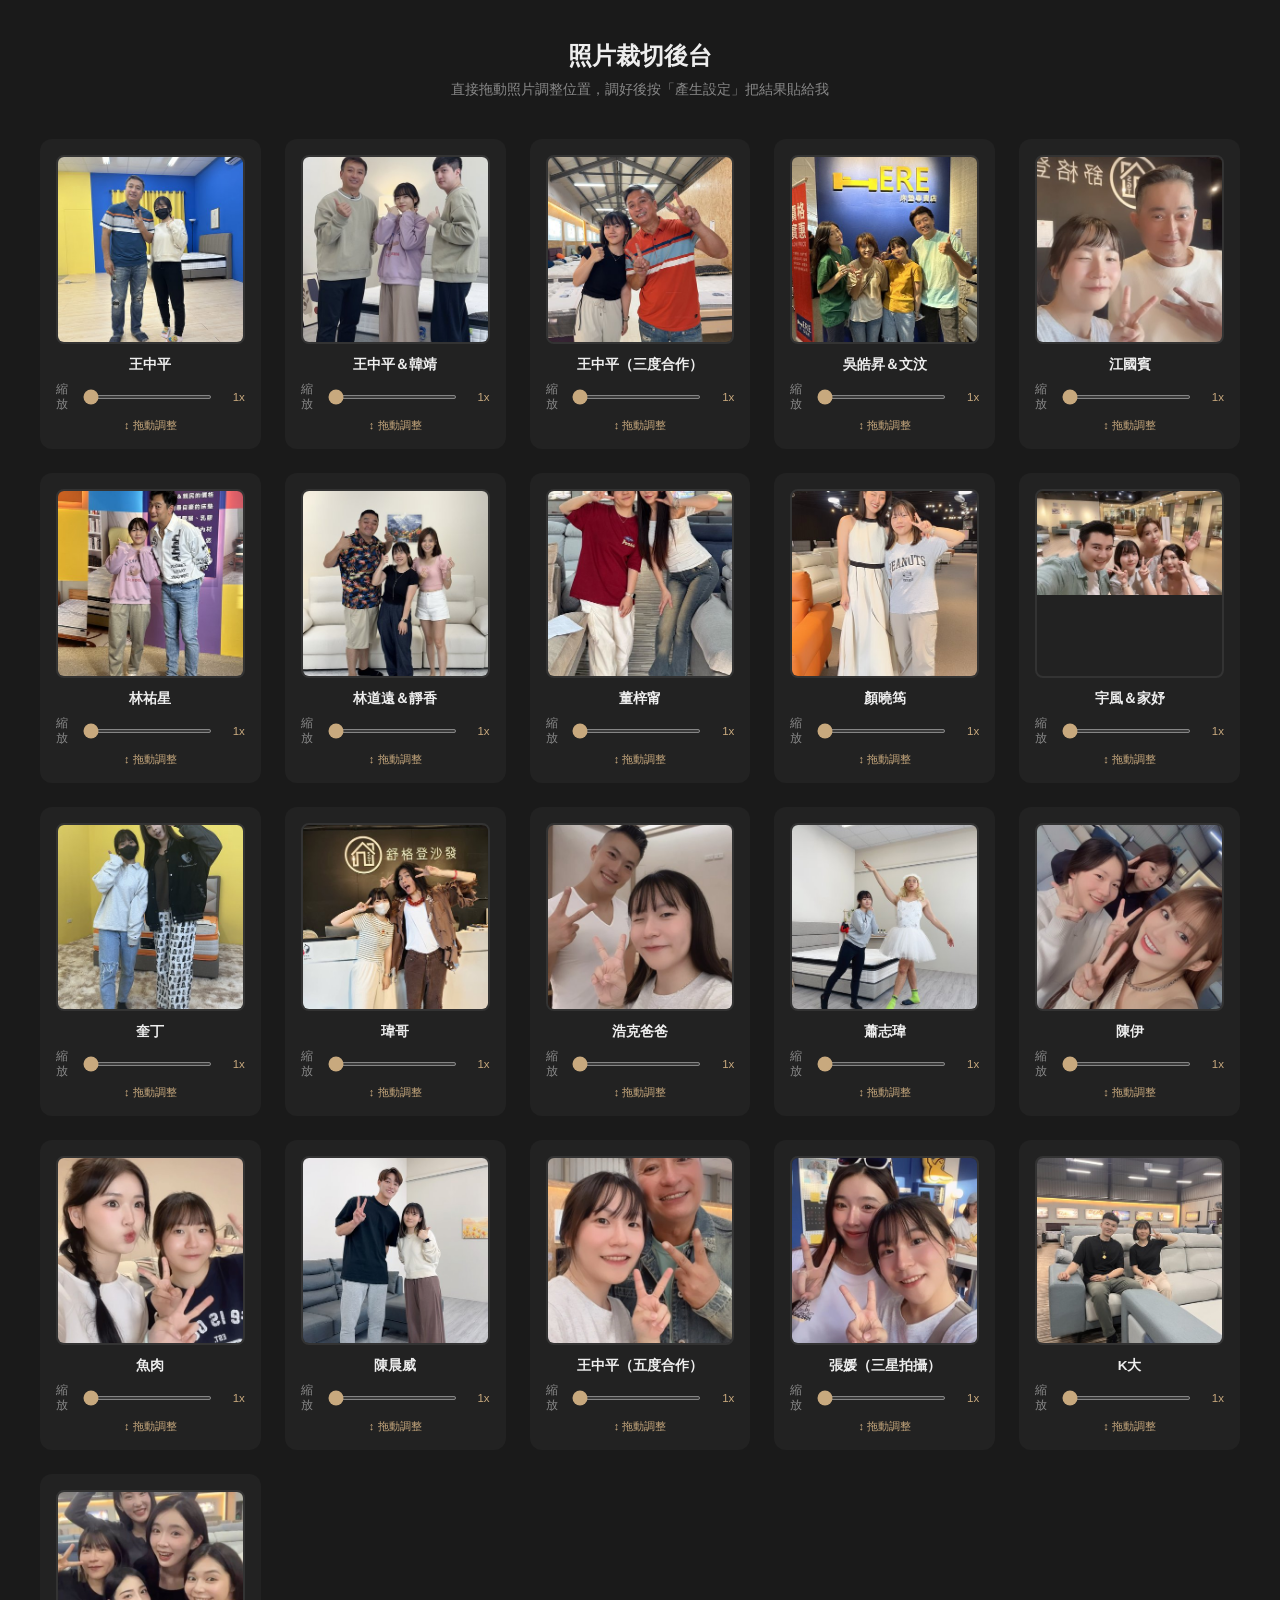
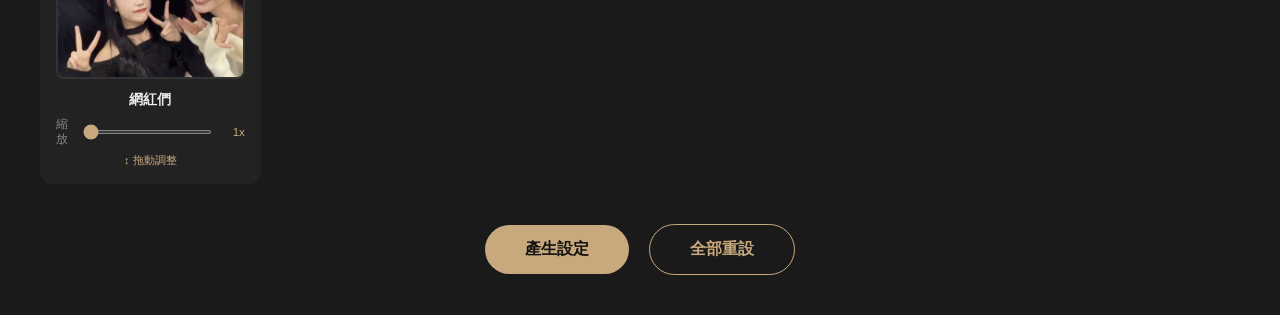
<file: admin.html>
<!DOCTYPE html>
<html lang="zh-Hant">
<head>
    <meta name="robots" content="noindex, nofollow">
    <meta charset="UTF-8">
    <meta name="viewport" content="width=device-width, initial-scale=1.0">
    <title>Mochi Film - 照片裁切後台</title>
    <style>
        * { margin: 0; padding: 0; box-sizing: border-box; }
        body { font-family: -apple-system, sans-serif; background: #1a1a1a; color: #eee; padding: 40px 24px; }
        h1 { text-align: center; margin-bottom: 8px; font-size: 1.5rem; }
        .subtitle { text-align: center; color: #888; margin-bottom: 40px; font-size: 0.9rem; }
        .grid { display: grid; grid-template-columns: repeat(auto-fill, minmax(200px, 1fr)); gap: 24px; max-width: 1200px; margin: 0 auto; }
        .card { background: #222; border-radius: 12px; padding: 16px; }
        .crop-box {
            width: 100%;
            aspect-ratio: 1;
            overflow: hidden;
            border-radius: 8px;
            margin-bottom: 12px;
            position: relative;
            cursor: grab;
            border: 2px solid #333;
            touch-action: none;
        }
        .crop-box:active { cursor: grabbing; border-color: #c8a97e; }
        .crop-box img {
            position: absolute;
            left: 0;
            width: 100%;
            user-select: none;
            -webkit-user-drag: none;
            pointer-events: none;
        }
        .name { font-size: 0.85rem; font-weight: 600; text-align: center; margin-bottom: 8px; }
        .zoom-row { display: flex; align-items: center; gap: 8px; margin-bottom: 6px; }
        .zoom-row label { font-size: 0.72rem; color: #888; }
        .zoom-row input[type="range"] { flex: 1; accent-color: #c8a97e; height: 4px; }
        .zoom-row .zoom-val { font-size: 0.72rem; color: #c8a97e; width: 32px; text-align: right; }
        .pos-info { font-size: 0.7rem; color: #c8a97e; text-align: center; }
        .actions { margin-top: 40px; text-align: center; }
        .btn { background: #c8a97e; color: #111; border: none; padding: 14px 40px; border-radius: 50px; font-size: 1rem; font-weight: 600; cursor: pointer; margin: 0 8px; }
        .btn:hover { background: #d4ba94; }
        .btn-outline { background: transparent; border: 1px solid #c8a97e; color: #c8a97e; }
        .output { margin-top: 24px; max-width: 800px; margin-left: auto; margin-right: auto; }
        .output textarea { width: 100%; height: 300px; background: #111; color: #c8a97e; border: 1px solid #333; border-radius: 8px; padding: 16px; font-family: monospace; font-size: 0.8rem; resize: vertical; }
        .hint { text-align: center; color: #666; font-size: 0.8rem; margin-top: 12px; }
    </style>
</head>
<body>
    <h1>照片裁切後台</h1>
    <p class="subtitle">直接拖動照片調整位置，調好後按「產生設定」把結果貼給我</p>
    <div class="grid" id="grid"></div>
    <div class="actions">
        <button class="btn" onclick="generateOutput()">產生設定</button>
        <button class="btn btn-outline" onclick="resetAll()">全部重設</button>
    </div>
    <div class="output" id="output" style="display:none">
        <textarea id="cssOutput" readonly></textarea>
        <p class="hint">複製上面的內容貼給我，我幫你更新到網站上。</p>
    </div>

    <script>
    const photos = [
        { file: "wang-zhongping.jpg", name: "王中平" },
        { file: "wang-hanjing.jpg", name: "王中平＆韓靖" },
        { file: "wang-3rd.jpg", name: "王中平（三度合作）" },
        { file: "wu-wenwen.jpg", name: "吳皓昇＆文汶" },
        { file: "jiang-guobin.jpg", name: "江國賓" },
        { file: "lin-youxing.jpg", name: "林祐星" },
        { file: "lin-jingxiang.jpg", name: "林道遠＆靜香" },
        { file: "dong-zining.jpg", name: "董梓甯" },
        { file: "yan-xiaojun.jpg", name: "顏曉筠" },
        { file: "yufeng-jiayu.jpg", name: "宇風＆家妤" },
        { file: "kuiding.jpg", name: "奎丁" },
        { file: "weige.jpg", name: "瑋哥" },
        { file: "hulk-dad.jpg", name: "浩克爸爸" },
        { file: "xiao-zhiwei.jpg", name: "蕭志瑋" },
        { file: "chenyi.jpg", name: "陳伊" },
        { file: "yurou.jpg", name: "魚肉" },
        { file: "baseball.jpg", name: "陳晨威" },
        { file: "wang-5th.jpg", name: "王中平（五度合作）" },
        { file: "zhangyan-samsung.jpg", name: "張媛（三星拍攝）" },
        { file: "kda.jpg", name: "K大" },
        { file: "group.jpg", name: "網紅們" },
    ];

    const positions = {};
    const grid = document.getElementById('grid');

    photos.forEach((photo, i) => {
        positions[i] = { top: 0, left: 0, maxScrollY: 0, maxScrollX: 0, zoom: 100, baseImgH: 0, baseImgW: 0, boxSize: 0 };

        const card = document.createElement('div');
        card.className = 'card';
        card.innerHTML = `
            <div class="crop-box" id="box-${i}">
                <img id="img-${i}" src="collab-full/${photo.file}" alt="${photo.name}">
            </div>
            <div class="name">${photo.name}</div>
            <div class="zoom-row">
                <label>縮放</label>
                <input type="range" min="100" max="300" value="100" id="zoom-${i}">
                <span class="zoom-val" id="zv-${i}">1x</span>
            </div>
            <div class="pos-info" id="info-${i}">↕ 拖動調整</div>
        `;
        grid.appendChild(card);

        const box = card.querySelector('.crop-box');
        const img = card.querySelector('img');

        img.onload = () => {
            const boxSize = box.clientWidth;
            positions[i].boxSize = boxSize;
            positions[i].baseImgH = img.clientHeight;
            positions[i].baseImgW = img.clientWidth;
            recalc(i);
            // Center vertically
            positions[i].top = -positions[i].maxScrollY / 2;
            positions[i].left = -positions[i].maxScrollX / 2;
            applyPos(i);
        };

        // Zoom slider
        const zoomSlider = card.querySelector(`#zoom-${i}`);
        zoomSlider.addEventListener('input', () => {
            const z = parseInt(zoomSlider.value);
            positions[i].zoom = z;
            document.getElementById(`zv-${i}`).textContent = (z / 100).toFixed(1) + 'x';
            img.style.width = z + '%';
            recalc(i);
            // Re-clamp position
            positions[i].top = Math.min(0, Math.max(-positions[i].maxScrollY, positions[i].top));
            positions[i].left = Math.min(0, Math.max(-positions[i].maxScrollX, positions[i].left));
            applyPos(i);
        });

        function recalc(idx) {
            const p = positions[idx];
            const z = p.zoom / 100;
            const scaledH = p.baseImgH * z;
            const scaledW = p.baseImgW * z;
            p.maxScrollY = Math.max(0, scaledH - p.boxSize);
            p.maxScrollX = Math.max(0, scaledW - p.boxSize);
        }

        function applyPos(idx) {
            const p = positions[idx];
            img.style.top = p.top + 'px';
            img.style.left = p.left + 'px';
        }

        // Drag
        let dragging = false;
        let startX = 0, startY = 0, startTop = 0, startLeft = 0;

        box.addEventListener('mousedown', start);
        box.addEventListener('touchstart', start, { passive: false });
        document.addEventListener('mousemove', move);
        document.addEventListener('touchmove', move, { passive: false });
        document.addEventListener('mouseup', end);
        document.addEventListener('touchend', end);

        function start(e) {
            dragging = true;
            const point = e.touches ? e.touches[0] : e;
            startX = point.clientX;
            startY = point.clientY;
            startTop = positions[i].top;
            startLeft = positions[i].left;
            e.preventDefault();
        }

        function move(e) {
            if (!dragging) return;
            const point = e.touches ? e.touches[0] : e;
            const dy = point.clientY - startY;
            const dx = point.clientX - startX;

            let newTop = startTop + dy;
            let newLeft = startLeft + dx;

            newTop = Math.min(0, Math.max(-positions[i].maxScrollY, newTop));
            newLeft = Math.min(0, Math.max(-positions[i].maxScrollX, newLeft));

            positions[i].top = newTop;
            positions[i].left = newLeft;
            applyPos(i);

            document.getElementById(`info-${i}`).textContent = '已調整';
            e.preventDefault();
        }

        function end() { dragging = false; }
    });

    function generateOutput() {
        let result = '';
        photos.forEach((photo, i) => {
            const p = positions[i];
            const yPct = p.maxScrollY > 0 ? Math.round((-p.top / p.maxScrollY) * 100) : 50;
            const xPct = p.maxScrollX > 0 ? Math.round((-p.left / p.maxScrollX) * 100) : 50;
            const zoom = p.zoom;
            result += `${photo.name}: 位置 ${xPct}% ${yPct}%, 縮放 ${zoom}%\n`;
        });

        document.getElementById('output').style.display = 'block';
        document.getElementById('cssOutput').value = result;
        document.getElementById('cssOutput').select();
    }

    function resetAll() {
        photos.forEach((photo, i) => {
            positions[i].zoom = 100;
            positions[i].top = 0;
            positions[i].left = 0;
            const img = document.getElementById(`img-${i}`);
            img.style.width = '100%';
            img.style.top = '0px';
            img.style.left = '0px';
            document.getElementById(`zoom-${i}`).value = 100;
            document.getElementById(`zv-${i}`).textContent = '1x';
            document.getElementById(`info-${i}`).textContent = '↕ 拖動調整';
            // Recalc and center
            const boxSize = document.getElementById(`box-${i}`).clientWidth;
            positions[i].baseImgH = img.clientHeight;
            positions[i].baseImgW = img.clientWidth;
            positions[i].boxSize = boxSize;
        });
    }
    </script>
</body>
</html>
</file>
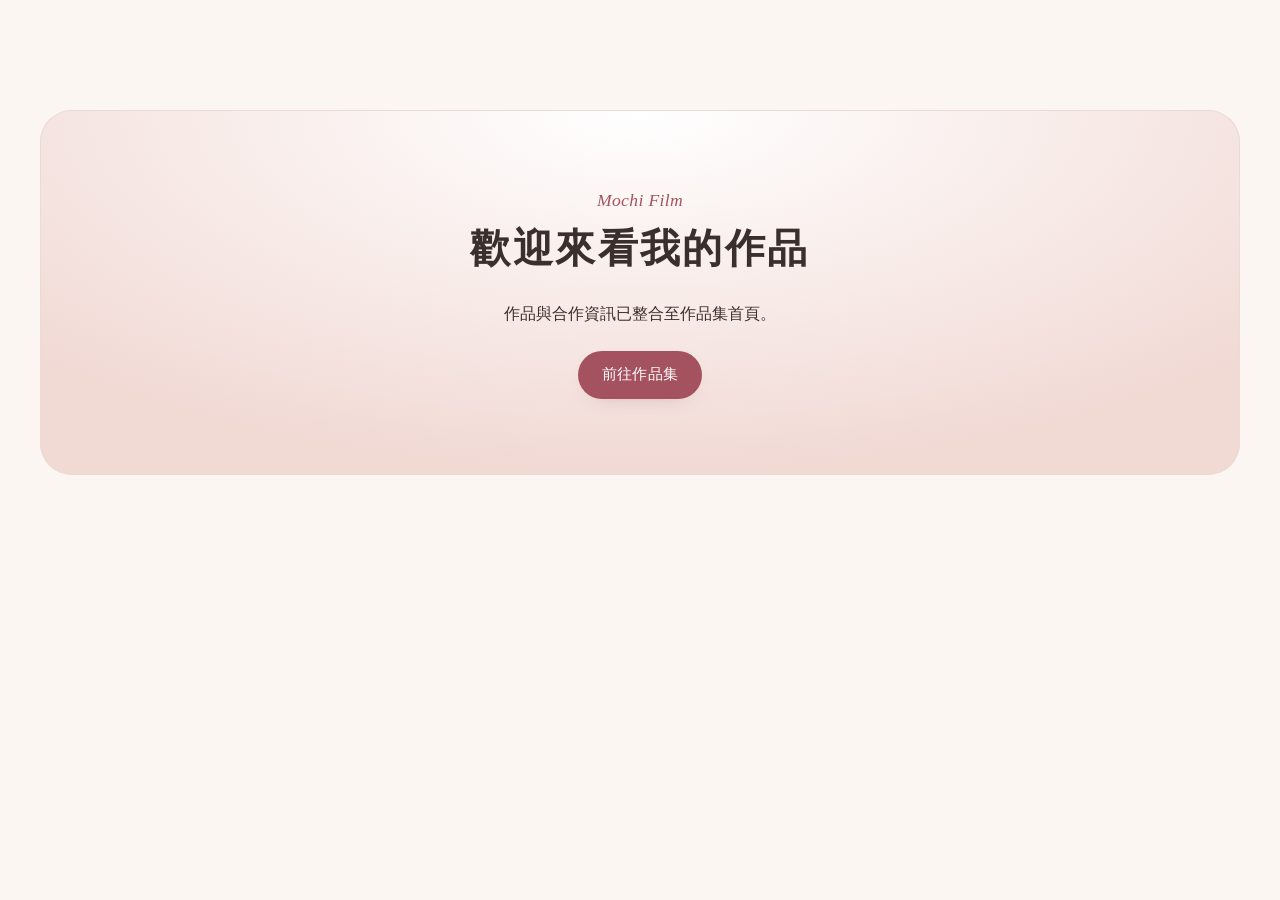
<file: pricelist.html>
<!DOCTYPE html>
<html lang="zh-Hant-TW">
<head>
    <meta charset="UTF-8">
    <meta name="viewport" content="width=device-width, initial-scale=1.0">
    <meta name="robots" content="noindex, nofollow">
    <title>Mochi Film | 作品集</title>
    <link rel="stylesheet" href="style.css">
</head>
<body>
    <!-- 保留舊網址，不再提供服務價格。此頁不出現在公開導覽。 -->
    <main class="section"><div class="container contact-card">
        <p class="kicker">Mochi Film</p>
        <h1 class="section-title">歡迎來看我的作品</h1>
        <p style="margin:24px 0">作品與合作資訊已整合至作品集首頁。</p>
        <a class="btn btn-primary" href="index.html">前往作品集</a>
    </div></main>
</body>
</html>
</file>
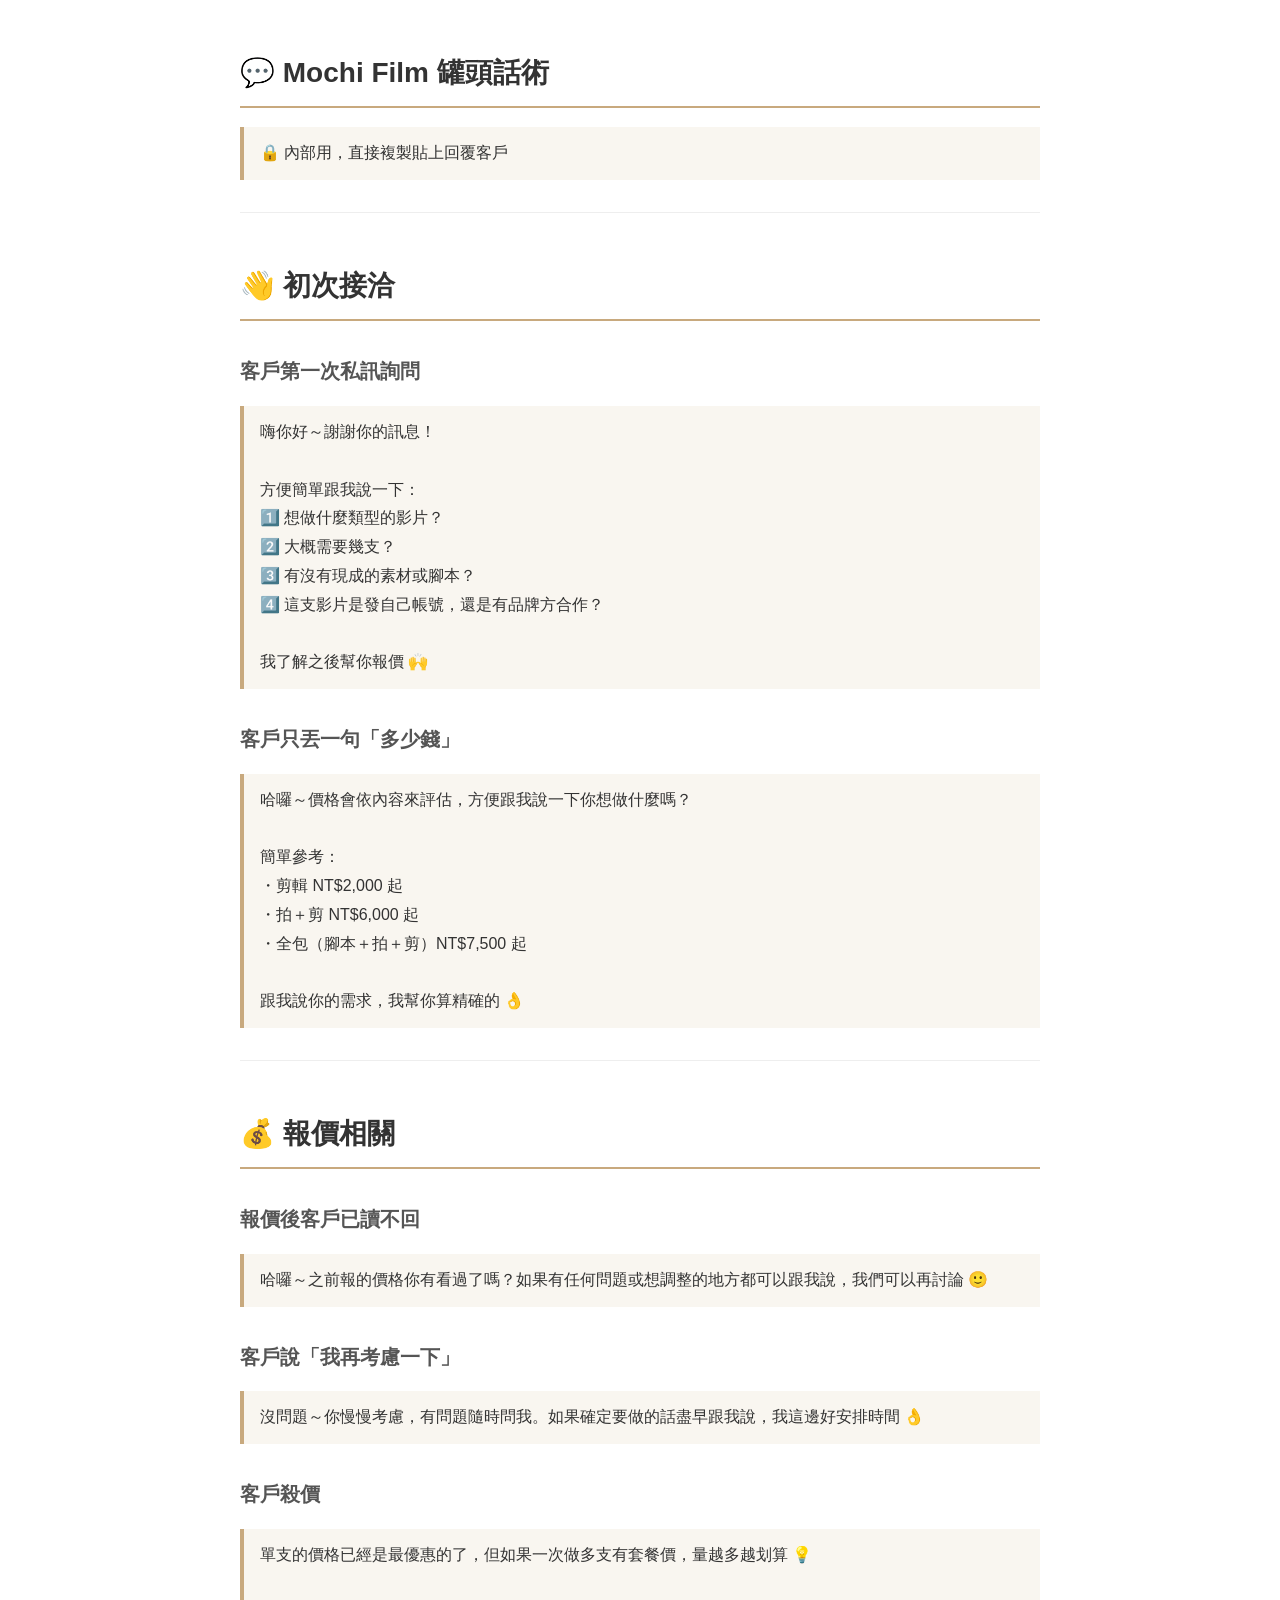
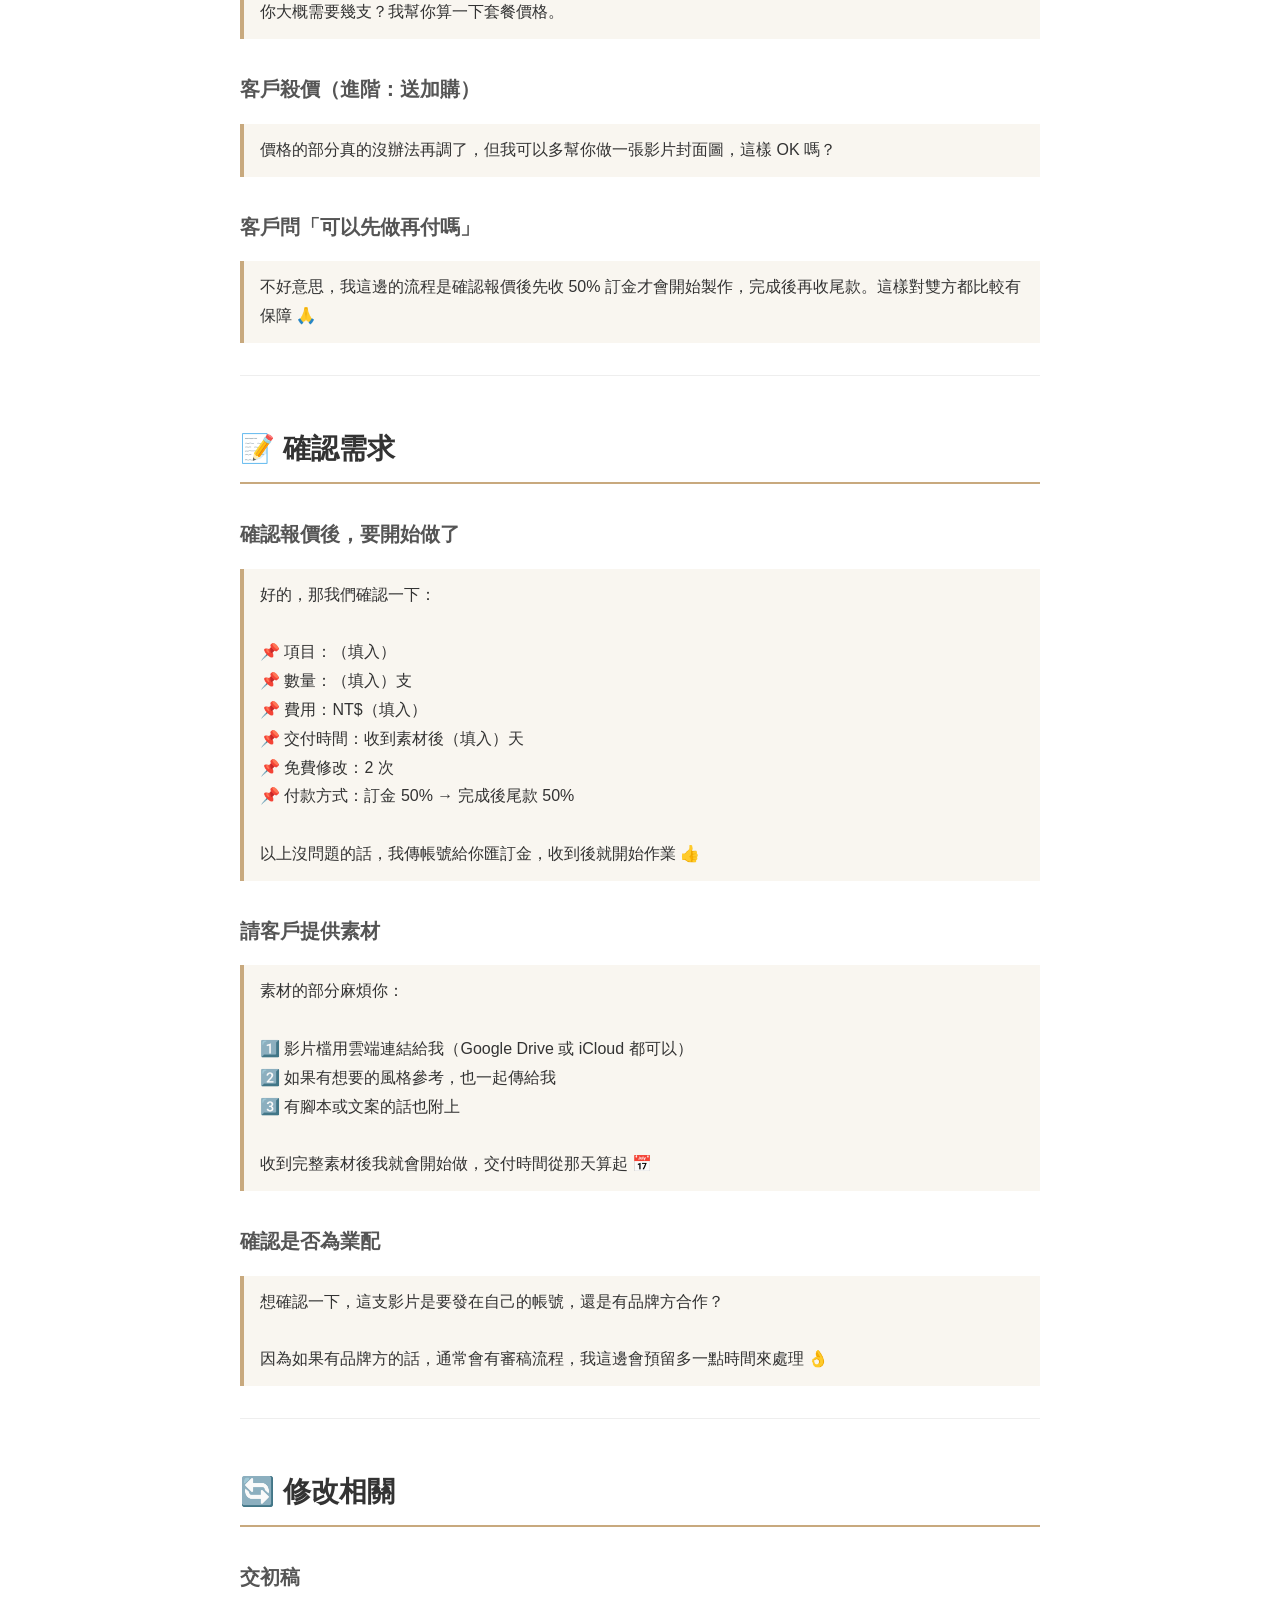
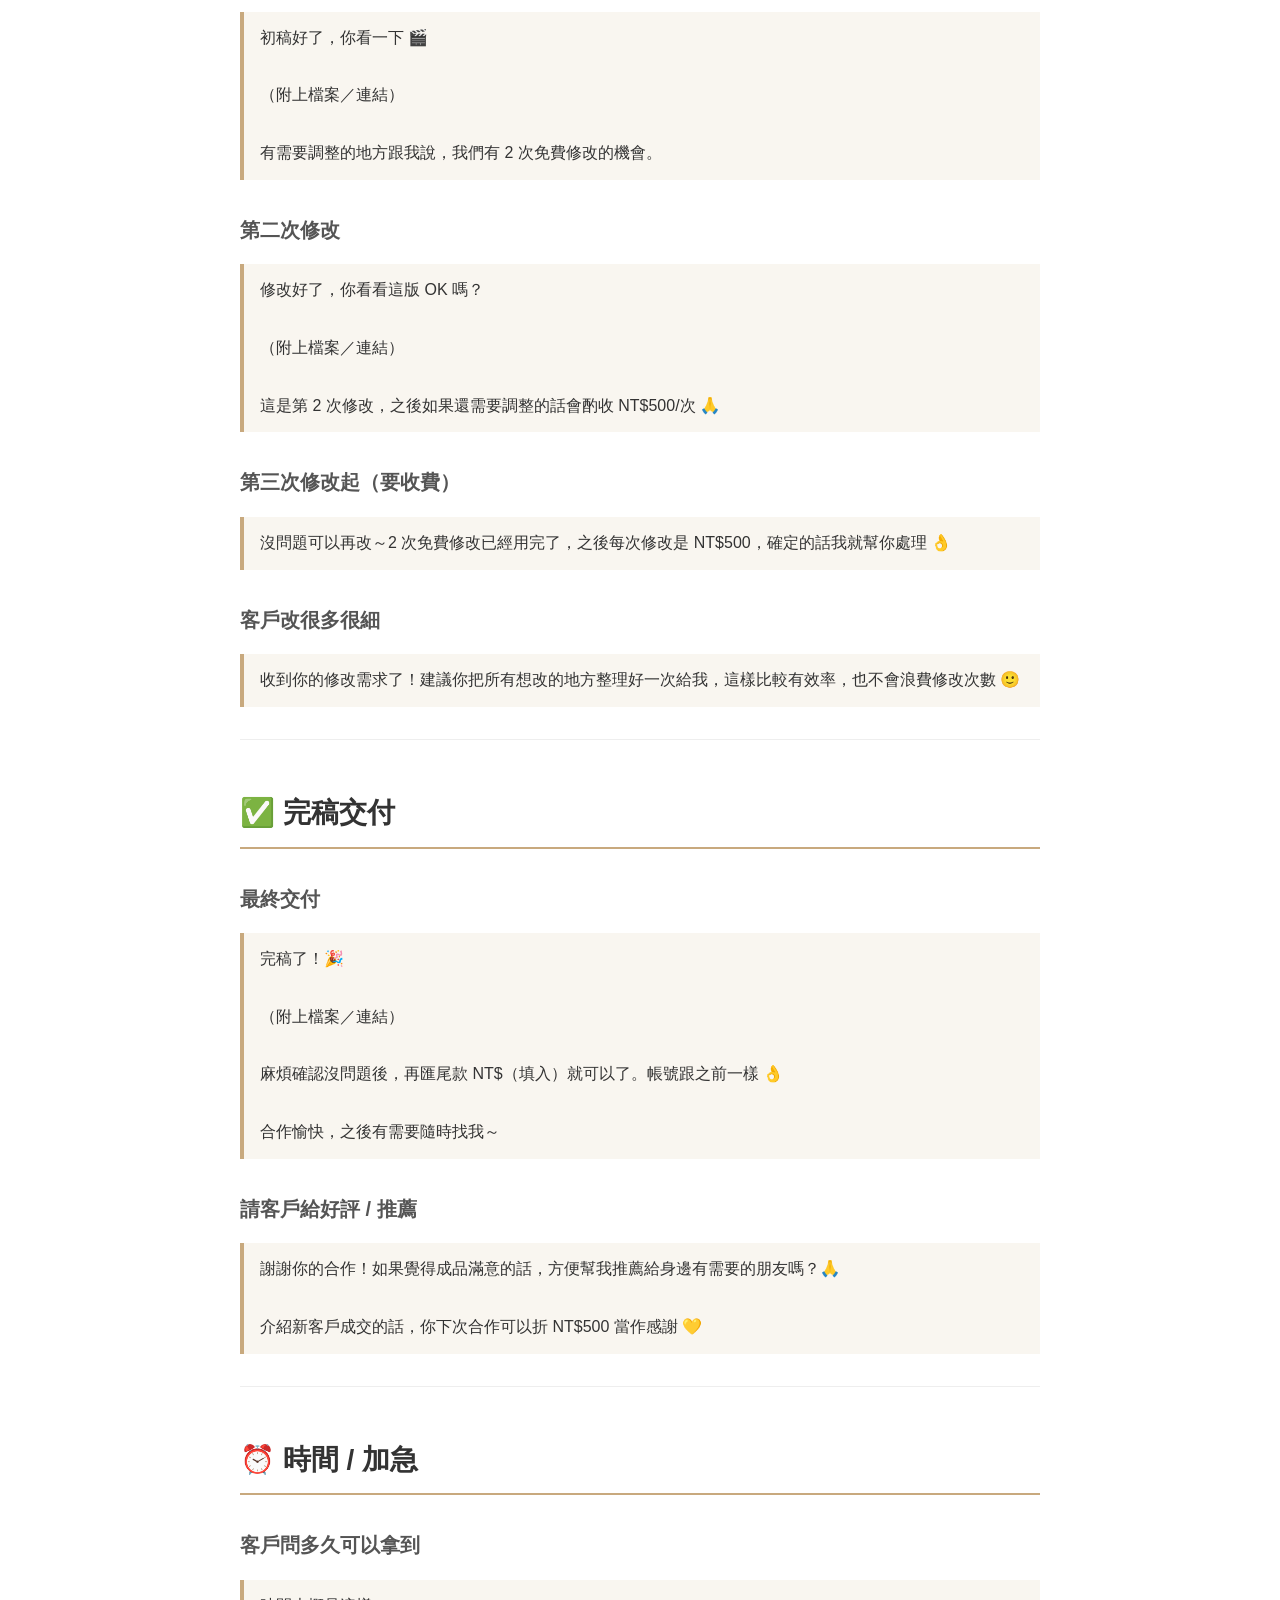
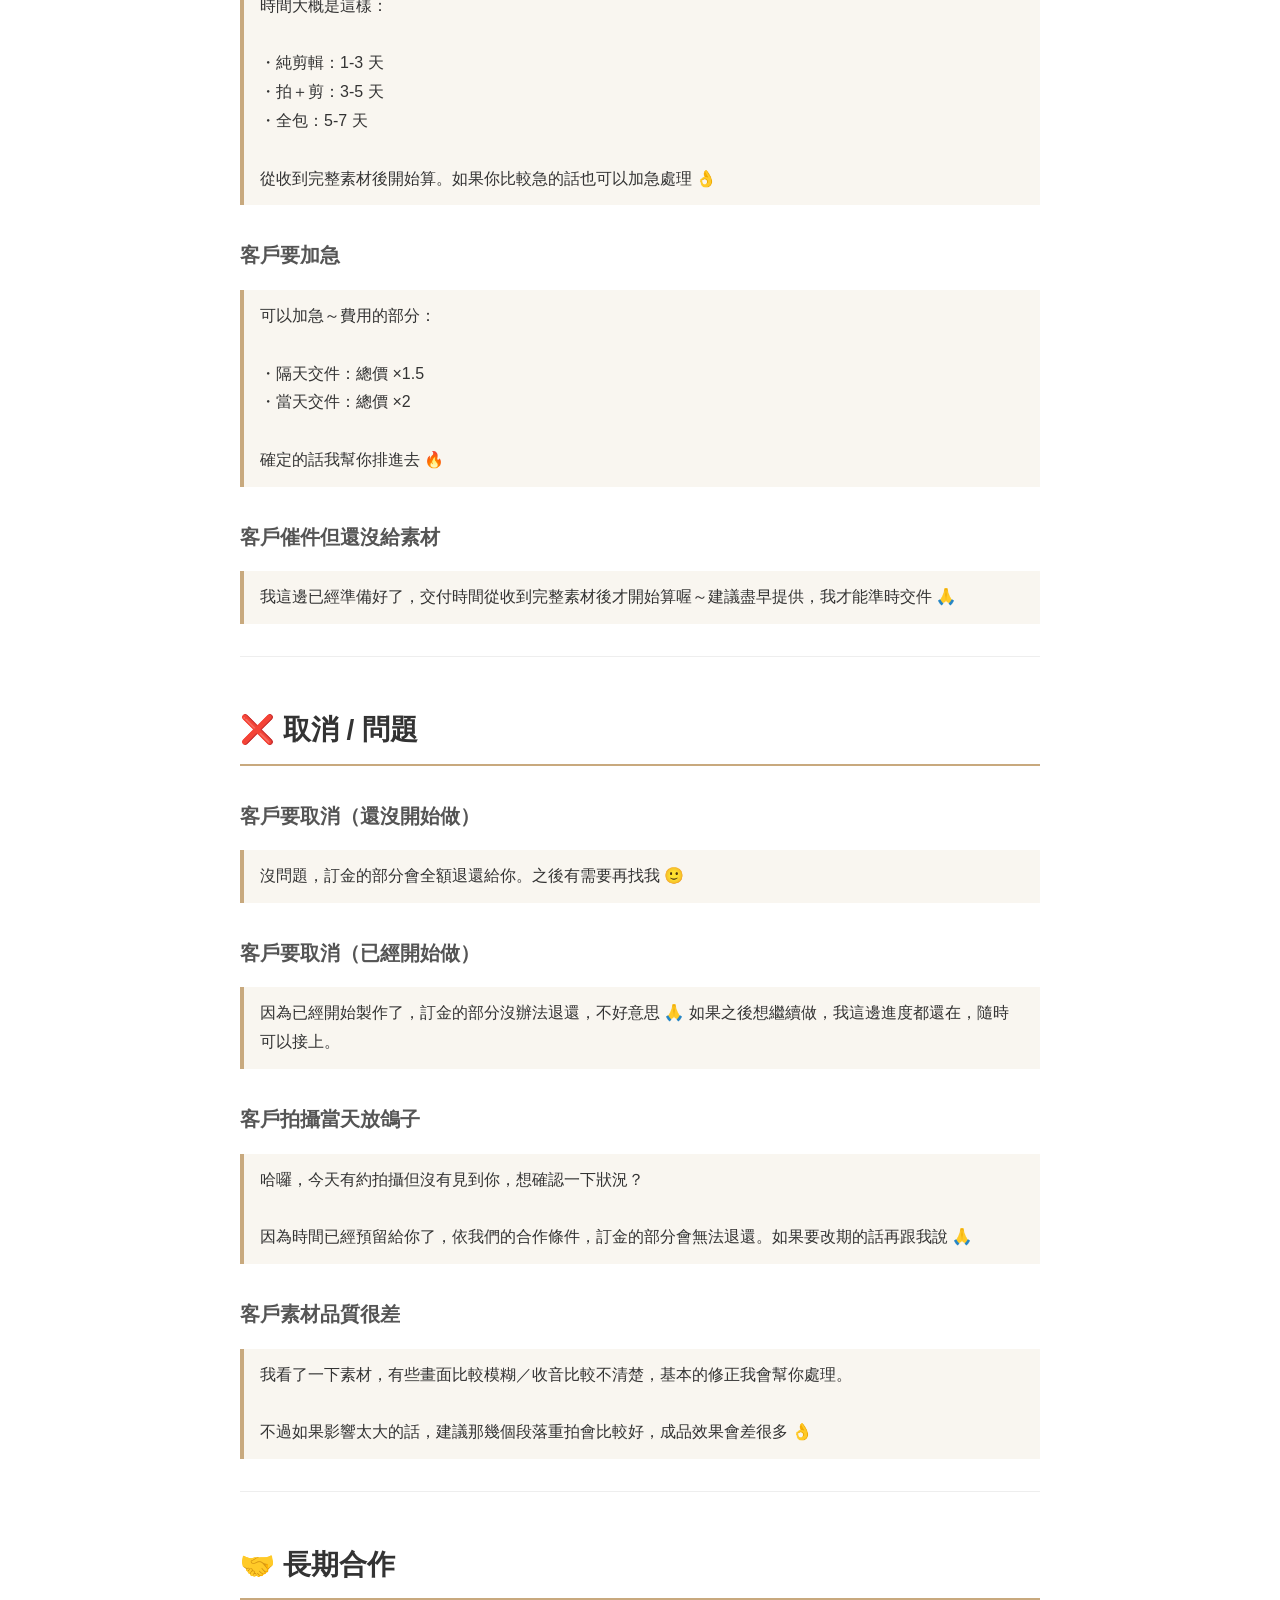
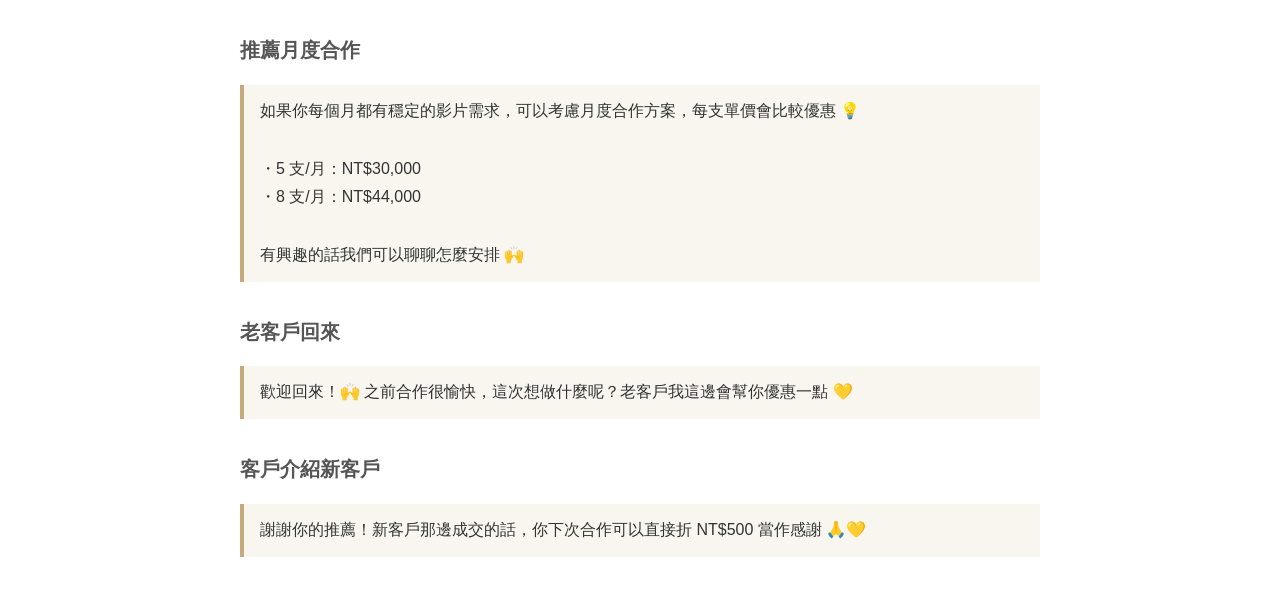
<file: scripts-notion.html>
<!DOCTYPE html>
<html lang="zh-Hant">
<head>
<meta charset="UTF-8">
<title>Mochi Film 罐頭話術</title>
<style>
body { font-family: -apple-system, sans-serif; max-width: 800px; margin: 40px auto; padding: 0 20px; color: #333; line-height: 1.8; }
h1 { font-size: 28px; margin-top: 48px; border-bottom: 2px solid #c8a97e; padding-bottom: 8px; }
h2 { font-size: 20px; margin-top: 32px; color: #555; }
table { width: 100%; border-collapse: collapse; margin: 12px 0 24px; }
th, td { border: 1px solid #ddd; padding: 10px 14px; text-align: left; }
th { background: #f5f0e8; font-weight: 700; }
strong { color: #b8860b; }
blockquote { background: #f9f6f0; border-left: 4px solid #c8a97e; margin: 12px 0; padding: 12px 16px; }
hr { border: none; border-top: 1px solid #eee; margin: 32px 0; }
.copy-hint { background: #fffbe6; border: 1px solid #f0e6c0; border-radius: 8px; padding: 12px 16px; margin-bottom: 24px; font-size: 14px; color: #666; }
</style>
</head>
<body>

<h1>💬 Mochi Film 罐頭話術</h1>
<blockquote>🔒 內部用，直接複製貼上回覆客戶</blockquote>

<hr>

<h1>👋 初次接洽</h1>

<h2>客戶第一次私訊詢問</h2>
<blockquote>
嗨你好～謝謝你的訊息！<br><br>
方便簡單跟我說一下：<br>
1️⃣ 想做什麼類型的影片？<br>
2️⃣ 大概需要幾支？<br>
3️⃣ 有沒有現成的素材或腳本？<br>
4️⃣ 這支影片是發自己帳號，還是有品牌方合作？<br><br>
我了解之後幫你報價 🙌
</blockquote>

<h2>客戶只丟一句「多少錢」</h2>
<blockquote>
哈囉～價格會依內容來評估，方便跟我說一下你想做什麼嗎？<br><br>
簡單參考：<br>
・剪輯 NT$2,000 起<br>
・拍＋剪 NT$6,000 起<br>
・全包（腳本＋拍＋剪）NT$7,500 起<br><br>
跟我說你的需求，我幫你算精確的 👌
</blockquote>

<hr>

<h1>💰 報價相關</h1>

<h2>報價後客戶已讀不回</h2>
<blockquote>
哈囉～之前報的價格你有看過了嗎？如果有任何問題或想調整的地方都可以跟我說，我們可以再討論 🙂
</blockquote>

<h2>客戶說「我再考慮一下」</h2>
<blockquote>
沒問題～你慢慢考慮，有問題隨時問我。如果確定要做的話盡早跟我說，我這邊好安排時間 👌
</blockquote>

<h2>客戶殺價</h2>
<blockquote>
單支的價格已經是最優惠的了，但如果一次做多支有套餐價，量越多越划算 💡<br><br>
你大概需要幾支？我幫你算一下套餐價格。
</blockquote>

<h2>客戶殺價（進階：送加購）</h2>
<blockquote>
價格的部分真的沒辦法再調了，但我可以多幫你做一張影片封面圖，這樣 OK 嗎？
</blockquote>

<h2>客戶問「可以先做再付嗎」</h2>
<blockquote>
不好意思，我這邊的流程是確認報價後先收 50% 訂金才會開始製作，完成後再收尾款。這樣對雙方都比較有保障 🙏
</blockquote>

<hr>

<h1>📝 確認需求</h1>

<h2>確認報價後，要開始做了</h2>
<blockquote>
好的，那我們確認一下：<br><br>
📌 項目：（填入）<br>
📌 數量：（填入）支<br>
📌 費用：NT$（填入）<br>
📌 交付時間：收到素材後（填入）天<br>
📌 免費修改：2 次<br>
📌 付款方式：訂金 50% → 完成後尾款 50%<br><br>
以上沒問題的話，我傳帳號給你匯訂金，收到後就開始作業 👍
</blockquote>

<h2>請客戶提供素材</h2>
<blockquote>
素材的部分麻煩你：<br><br>
1️⃣ 影片檔用雲端連結給我（Google Drive 或 iCloud 都可以）<br>
2️⃣ 如果有想要的風格參考，也一起傳給我<br>
3️⃣ 有腳本或文案的話也附上<br><br>
收到完整素材後我就會開始做，交付時間從那天算起 📅
</blockquote>

<h2>確認是否為業配</h2>
<blockquote>
想確認一下，這支影片是要發在自己的帳號，還是有品牌方合作？<br><br>
因為如果有品牌方的話，通常會有審稿流程，我這邊會預留多一點時間來處理 👌
</blockquote>

<hr>

<h1>🔄 修改相關</h1>

<h2>交初稿</h2>
<blockquote>
初稿好了，你看一下 🎬<br><br>
（附上檔案／連結）<br><br>
有需要調整的地方跟我說，我們有 2 次免費修改的機會。
</blockquote>

<h2>第二次修改</h2>
<blockquote>
修改好了，你看看這版 OK 嗎？<br><br>
（附上檔案／連結）<br><br>
這是第 2 次修改，之後如果還需要調整的話會酌收 NT$500/次 🙏
</blockquote>

<h2>第三次修改起（要收費）</h2>
<blockquote>
沒問題可以再改～2 次免費修改已經用完了，之後每次修改是 NT$500，確定的話我就幫你處理 👌
</blockquote>

<h2>客戶改很多很細</h2>
<blockquote>
收到你的修改需求了！建議你把所有想改的地方整理好一次給我，這樣比較有效率，也不會浪費修改次數 🙂
</blockquote>

<hr>

<h1>✅ 完稿交付</h1>

<h2>最終交付</h2>
<blockquote>
完稿了！🎉<br><br>
（附上檔案／連結）<br><br>
麻煩確認沒問題後，再匯尾款 NT$（填入）就可以了。帳號跟之前一樣 👌<br><br>
合作愉快，之後有需要隨時找我～
</blockquote>

<h2>請客戶給好評 / 推薦</h2>
<blockquote>
謝謝你的合作！如果覺得成品滿意的話，方便幫我推薦給身邊有需要的朋友嗎？🙏<br><br>
介紹新客戶成交的話，你下次合作可以折 NT$500 當作感謝 💛
</blockquote>

<hr>

<h1>⏰ 時間 / 加急</h1>

<h2>客戶問多久可以拿到</h2>
<blockquote>
時間大概是這樣：<br><br>
・純剪輯：1-3 天<br>
・拍＋剪：3-5 天<br>
・全包：5-7 天<br><br>
從收到完整素材後開始算。如果你比較急的話也可以加急處理 👌
</blockquote>

<h2>客戶要加急</h2>
<blockquote>
可以加急～費用的部分：<br><br>
・隔天交件：總價 ×1.5<br>
・當天交件：總價 ×2<br><br>
確定的話我幫你排進去 🔥
</blockquote>

<h2>客戶催件但還沒給素材</h2>
<blockquote>
我這邊已經準備好了，交付時間從收到完整素材後才開始算喔～建議盡早提供，我才能準時交件 🙏
</blockquote>

<hr>

<h1>❌ 取消 / 問題</h1>

<h2>客戶要取消（還沒開始做）</h2>
<blockquote>
沒問題，訂金的部分會全額退還給你。之後有需要再找我 🙂
</blockquote>

<h2>客戶要取消（已經開始做）</h2>
<blockquote>
因為已經開始製作了，訂金的部分沒辦法退還，不好意思 🙏 如果之後想繼續做，我這邊進度都還在，隨時可以接上。
</blockquote>

<h2>客戶拍攝當天放鴿子</h2>
<blockquote>
哈囉，今天有約拍攝但沒有見到你，想確認一下狀況？<br><br>
因為時間已經預留給你了，依我們的合作條件，訂金的部分會無法退還。如果要改期的話再跟我說 🙏
</blockquote>

<h2>客戶素材品質很差</h2>
<blockquote>
我看了一下素材，有些畫面比較模糊／收音比較不清楚，基本的修正我會幫你處理。<br><br>
不過如果影響太大的話，建議那幾個段落重拍會比較好，成品效果會差很多 👌
</blockquote>

<hr>

<h1>🤝 長期合作</h1>

<h2>推薦月度合作</h2>
<blockquote>
如果你每個月都有穩定的影片需求，可以考慮月度合作方案，每支單價會比較優惠 💡<br><br>
・5 支/月：NT$30,000<br>
・8 支/月：NT$44,000<br><br>
有興趣的話我們可以聊聊怎麼安排 🙌
</blockquote>

<h2>老客戶回來</h2>
<blockquote>
歡迎回來！🙌 之前合作很愉快，這次想做什麼呢？老客戶我這邊會幫你優惠一點 💛
</blockquote>

<h2>客戶介紹新客戶</h2>
<blockquote>
謝謝你的推薦！新客戶那邊成交的話，你下次合作可以直接折 NT$500 當作感謝 🙏💛
</blockquote>

</body>
</html>
</file>
<file: style.css>
/* =========================================================
   Mochi Film — 甜美・精緻・簡約
   ========================================================= */
:root {
    --bg: #FBF6F2;          /* 奶油底 */
    --bg-tint: #F6EBE6;     /* 淡蜜桃 */
    --surface: #FFFFFF;
    --blush: #F1D9D4;       /* 腮紅粉 */
    --rose: #D58E97;        /* 玫瑰粉（裝飾用） */
    --rose-ink: #A4525F;    /* 玫瑰深色（文字/按鈕，對比 ≥ 4.5） */
    --ink: #3B2F2E;         /* 主文字 */
    --muted: #7D6C68;       /* 次文字 */
    --line: #EADBD5;
    --shadow: 0 18px 40px -22px rgba(120, 62, 70, .35);
    --shadow-sm: 0 8px 22px -14px rgba(120, 62, 70, .35);
    --radius: 20px;
    --radius-sm: 14px;
    --serif: "Noto Serif TC", "Songti TC", serif;
    --sans: "Noto Sans TC", "PingFang TC", "Microsoft JhengHei", system-ui, sans-serif;
    --latin: "Cormorant Garamond", "Noto Serif TC", serif;
    --script: "Great Vibes", cursive;
    --title-rose: #8E4A55;      /* S1 標題：深玫瑰棕，奶油底對比約 6:1 */
    --ease: cubic-bezier(.2, .8, .2, 1);
    --container: 1200px;
    --nav-h: 68px;
    --ticker-h: 44px;
}

*, *::before, *::after { box-sizing: border-box; margin: 0; padding: 0; }
html { scroll-behavior: smooth; -webkit-text-size-adjust: 100%; }
body {
    font-family: var(--sans);
    color: var(--ink);
    background: var(--bg);
    line-height: 1.7;
    font-size: 16px;
    -webkit-font-smoothing: antialiased;
    overflow-x: hidden;
}
img, video { display: block; max-width: 100%; }
a { color: inherit; text-decoration: none; }
ul, ol { list-style: none; }
button { font: inherit; color: inherit; background: none; border: 0; cursor: pointer; }
svg { width: 1em; height: 1em; fill: none; stroke: currentColor; stroke-width: 1.8; stroke-linecap: round; stroke-linejoin: round; }
:focus-visible { outline: 2px solid var(--rose-ink); outline-offset: 3px; border-radius: 6px; }
strong { font-weight: 700; color: var(--rose-ink); }
em { font-style: italic; }

.container { width: min(var(--container), 100% - 48px); margin-inline: auto; }

/* ---------- Nav ---------- */
.nav {
    position: fixed; inset: 0 0 auto; z-index: 50;
    padding-top: env(safe-area-inset-top);
    transition: background .35s, box-shadow .35s, transform .35s var(--ease);
}
.nav.scrolled { background: rgba(251, 246, 242, .86); backdrop-filter: blur(14px); -webkit-backdrop-filter: blur(14px); box-shadow: 0 1px 0 var(--line); }
.nav.hide { transform: translateY(-100%); }
.nav-inner { width: min(var(--container), 100% - 48px); margin-inline: auto; height: 68px; display: flex; align-items: center; justify-content: space-between; }
.brand { display: flex; align-items: center; gap: 10px; }
.brand-mark {
    width: 34px; height: 34px; border-radius: 50%;
    display: grid; place-items: center;
    background: var(--blush); color: var(--rose-ink);
    font-family: var(--latin); font-weight: 600; font-size: 1.15rem; font-style: italic;
}
.brand-text { font-family: var(--latin); font-size: 1.35rem; font-weight: 600; font-style: normal; letter-spacing: .02em; }
.brand-text em { color: var(--rose-ink); font-style: normal; font-weight: inherit; font-family: inherit; }
.nav-links { display: flex; align-items: center; gap: 28px; font-size: .92rem; }
.nav-links a { color: var(--muted); transition: color .2s; position: relative; }
.nav-links a:not(.nav-cta)::after { content: ""; position: absolute; left: 0; right: 0; bottom: -4px; height: 1.5px; background: var(--rose); transform: scaleX(0); transition: transform .3s var(--ease); }
.nav-links a:hover { color: var(--ink); }
.nav-links a:hover::after { transform: scaleX(1); }
.nav-cta { padding: 8px 18px; border-radius: 999px; background: var(--ink); color: #fff !important; }
.nav-cta:hover { background: var(--rose-ink); }
.nav-toggle { display: none; width: 44px; height: 44px; position: relative; }
.nav-toggle span { position: absolute; left: 12px; right: 12px; height: 1.6px; background: var(--ink); transition: transform .3s var(--ease), top .3s; }
.nav-toggle span:first-child { top: 18px; }
.nav-toggle span:last-child { top: 25px; }
.nav-toggle[aria-expanded="true"] span:first-child { top: 21.5px; transform: rotate(45deg); }
.nav-toggle[aria-expanded="true"] span:last-child { top: 21.5px; transform: rotate(-45deg); }

/* ---------- Buttons ---------- */
.btn {
    display: inline-flex; align-items: center; justify-content: center; gap: 8px;
    min-height: 48px; padding: 0 24px; border-radius: 999px;
    font-size: .95rem; font-weight: 500; letter-spacing: .02em;
    transition: transform .25s var(--ease), background .25s, box-shadow .25s, color .25s;
}
.btn svg { font-size: 1.1em; }
.btn-primary { background: var(--rose-ink); color: #fff; box-shadow: var(--shadow-sm); }
.btn-primary:hover { background: #8E4351; transform: translateY(-2px); }
.btn-ghost { background: var(--surface); color: var(--ink); box-shadow: inset 0 0 0 1px var(--line); }
.btn-ghost:hover { box-shadow: inset 0 0 0 1px var(--rose); transform: translateY(-2px); }
.btn-lg { min-height: 56px; padding: 0 30px; font-size: 1rem; }

/* ---------- Hero ---------- */
.hero { position: relative; padding: calc(var(--ticker-h) + 110px + env(safe-area-inset-top)) 0 0; overflow: hidden; }
.hero-bg {
    position: absolute; inset: 0; z-index: -1;
    background:
        radial-gradient(48% 60% at 85% 30%, rgba(241, 217, 212, .9), transparent 70%),
        radial-gradient(36% 46% at 8% 90%, rgba(246, 225, 214, .8), transparent 70%);
}
.hero-grid { display: grid; grid-template-columns: 1.1fr .9fr; gap: 48px; align-items: center; min-height: min(78vh, 760px); }
.eyebrow { display: inline-flex; align-items: center; gap: 10px; font-family: var(--latin); font-style: italic; font-size: 1.15rem; color: var(--rose-ink); }
.dot { width: 8px; height: 8px; border-radius: 50%; background: var(--rose); box-shadow: 0 0 0 5px rgba(213, 142, 151, .2); }
.hero-title { margin: 2px 0 26px; font-weight: 400; }
.hero-latin {
    display: block;
    width: max-content;
    max-width: 100%;
    font-family: var(--script);
    font-weight: 400;
    font-style: normal;
    font-size: clamp(4.2rem, 7.2vw, 6.6rem);
    line-height: 1.14;
    letter-spacing: 0.02em;
    color: var(--title-rose);
    padding: 0.06em 0.08em 0.1em;
    font-feature-settings: "kern" 1, "liga" 1;
}
.hero-latin em {
    color: inherit;
    font-style: normal;
    font-weight: inherit;
    font-family: inherit;
    letter-spacing: inherit;
}
.hero-subline {
    display: flex;
    align-items: center;
    gap: 14px;
    width: max-content;
    max-width: 100%;
    margin-top: 10px;
    font-family: var(--sans);
    font-weight: 500;
    font-size: 0.68rem;
    letter-spacing: 0.34em;
    text-indent: 0.34em;
    text-transform: uppercase;
    color: var(--rose-ink);
}
.hero-subline::before,
.hero-subline::after {
    content: "";
    width: 28px;
    height: 1px;
    background: var(--rose);
    opacity: .75;
    flex: 0 0 28px;
}
.hero-zh { display: block; margin-top: 20px; font-family: var(--serif); font-weight: 600; font-size: clamp(1.25rem, 2.2vw, 1.7rem); line-height: 1.55; letter-spacing: .04em; }
.hero-chips { display: flex; flex-wrap: wrap; gap: 8px; margin-bottom: 30px; }
.hero-chips li { padding: 6px 14px; border-radius: 999px; background: var(--surface); box-shadow: inset 0 0 0 1px var(--line); font-size: .88rem; color: var(--muted); }
.hero-actions { display: flex; flex-wrap: wrap; gap: 12px; }
.stats { display: grid; grid-template-columns: repeat(2, auto); justify-content: start; gap: 40px; margin-top: 44px; padding-top: 26px; border-top: 1px solid var(--line); }
.stats dt { font-family: var(--latin); font-size: 2.6rem; font-weight: 600; line-height: 1; color: var(--ink); }
.stats dt small { font-family: var(--sans); font-size: .85rem; font-weight: 500; margin-left: 4px; color: var(--muted); }
.stats dd { margin-top: 8px; font-size: .85rem; color: var(--muted); }

.hero-visual { position: relative; display: grid; place-items: center; padding: 30px 0 40px; }
.phone {
    position: relative; width: min(320px, 74vw); aspect-ratio: 9 / 16;
    border-radius: 36px; overflow: hidden; background: var(--blush);
    border: 8px solid #fff; box-shadow: 0 40px 80px -40px rgba(120, 62, 70, .55), 0 0 0 1px var(--line);
    z-index: 2;
}
.phone video { width: 100%; height: 100%; object-fit: cover; }
.phone-rec { position: absolute; top: 14px; left: 14px; display: inline-flex; align-items: center; gap: 6px; padding: 4px 10px; border-radius: 999px; background: rgba(255,255,255,.85); font-size: .68rem; font-weight: 700; letter-spacing: .14em; color: var(--ink); }
.phone-rec i { width: 7px; height: 7px; border-radius: 50%; background: #E0566B; animation: blink 1.6s infinite; }
@keyframes blink { 50% { opacity: .25; } }
.sound-btn { position: absolute; right: 14px; bottom: 14px; width: 44px; height: 44px; border-radius: 50%; display: grid; place-items: center; background: rgba(255,255,255,.9); color: var(--ink); font-size: 1.2rem; box-shadow: var(--shadow-sm); transition: transform .2s; }
.sound-btn:hover { transform: scale(1.06); }
.sound-btn .ic-on { display: none; }
.sound-btn[aria-pressed="true"] .ic-on { display: block; }
.sound-btn[aria-pressed="true"] .ic-off { display: none; }
.float-card { position: absolute; width: 132px; aspect-ratio: 9/16; border-radius: 16px; overflow: hidden; border: 5px solid #fff; box-shadow: var(--shadow); z-index: 1; animation: floaty 7s ease-in-out infinite; }
.float-card img { width: 100%; height: 100%; object-fit: cover; }
.fc-1 { left: 2%; top: 12%; transform: rotate(-8deg); }
.fc-2 { right: 0; top: 4%; transform: rotate(7deg); animation-delay: -2s; width: 116px; }
.fc-3 { right: 6%; bottom: 4%; transform: rotate(-4deg); animation-delay: -4s; }
@keyframes floaty { 0%, 100% { translate: 0 0; } 50% { translate: 0 -12px; } }

/* 頂部細分類跑馬燈：固定在導覽列上方，隨導覽列一起顯隱 */
.marquee {
    height: var(--ticker-h);
    margin: 0;
    border: 0;
    border-bottom: 1px solid var(--line);
    background: var(--bg-tint);
    overflow: hidden;
    display: flex;
    align-items: center;
}
.marquee-track { display: flex; width: max-content; animation: marquee 42s linear infinite; }
.marquee-track span {
    display: inline-flex; align-items: center; gap: 16px;
    padding: 0 16px; height: var(--ticker-h);
    font-family: var(--serif); font-size: 15px; font-weight: 500;
    letter-spacing: .12em; color: var(--muted); white-space: nowrap;
    line-height: 1;
}
.marquee-track span::after { content: "✦"; color: var(--rose); font-size: 11px; letter-spacing: 0; }
@keyframes marquee { to { transform: translateX(-50%); } }
@media (hover: hover) and (pointer: fine) {
    .marquee:hover .marquee-track { animation-play-state: paused; }
}

/* ---------- Sections ---------- */
.section { padding: 110px 0; }
.section-tint { background: var(--bg-tint); }
.section-head { text-align: center; max-width: 640px; margin: 0 auto 44px; }
.section-head-sm { margin-top: 80px; margin-bottom: 28px; }
.kicker { font-family: var(--latin); font-style: italic; font-size: 1.1rem; color: var(--rose-ink); letter-spacing: .02em; }
.section-title { margin-top: 6px; font-family: var(--serif); font-weight: 700; font-size: clamp(1.75rem, 3.4vw, 2.5rem); letter-spacing: .06em; line-height: 1.35; }
.section-title-sm { margin-top: 4px; font-family: var(--serif); font-size: 1.4rem; letter-spacing: .06em; }
.section-sub { margin-top: 12px; color: var(--muted); font-size: .95rem; display: inline-flex; align-items: center; gap: 8px; }
.ic-inline { flex: none; color: var(--rose-ink); }

/* ---------- Filters ---------- */
.filters { display: flex; flex-wrap: wrap; justify-content: center; gap: 8px; margin-bottom: 36px; }
.filter-btn { min-height: 40px; padding: 0 18px; border-radius: 999px; font-size: .9rem; color: var(--muted); background: var(--surface); box-shadow: inset 0 0 0 1px var(--line); transition: all .25s; }
.filter-btn:hover { color: var(--ink); }
.filter-btn[aria-pressed="true"] { background: var(--ink); color: #fff; box-shadow: none; }
.filter-btn small { margin-left: 6px; opacity: .7; font-size: .78rem; }

/* ---------- Works grid (9:16) ---------- */
.works-grid { display: grid; grid-template-columns: repeat(4, 1fr); gap: 22px; }
.work { position: relative; text-align: left; border-radius: var(--radius); overflow: hidden; background: var(--blush); box-shadow: var(--shadow-sm); aspect-ratio: 9 / 16; isolation: isolate; transition: transform .45s var(--ease), box-shadow .45s; }
.work:hover { transform: translateY(-6px); box-shadow: var(--shadow); }
.work img, .work video { position: absolute; inset: 0; width: 100%; height: 100%; object-fit: cover; transition: opacity .4s, transform .8s var(--ease); }
.work video { opacity: 0; }
.work.previewing video { opacity: 1; }
.work:hover img { transform: scale(1.04); }
.work::after { content: ""; position: absolute; inset: 0; background: linear-gradient(to top, rgba(40, 22, 24, .72), rgba(40, 22, 24, 0) 46%); z-index: 1; pointer-events: none; }
.work-info { position: absolute; left: 16px; right: 16px; bottom: 16px; z-index: 2; color: #fff; }
.work-info small { display: inline-block; padding: 3px 10px; border-radius: 999px; background: rgba(255,255,255,.22); backdrop-filter: blur(6px); font-size: .72rem; letter-spacing: .06em; }
.work-info h3 { margin-top: 8px; font-family: var(--serif); font-size: 1.02rem; font-weight: 600; line-height: 1.4; }
.work-info p { font-size: .8rem; opacity: .85; }
.work-play { position: absolute; top: 14px; right: 14px; z-index: 2; width: 38px; height: 38px; border-radius: 50%; display: grid; place-items: center; background: rgba(255,255,255,.9); color: var(--rose-ink); font-size: .95rem; transition: transform .3s var(--ease); }
.work-play svg { fill: currentColor; stroke: none; margin-left: 2px; }
.work:hover .work-play { transform: scale(1.1); }
.work[hidden] { display: none; }

/* ---------- Brand grid (masonry) ---------- */
.brand-grid { columns: 5 200px; column-gap: 18px; }
.still { break-inside: avoid; margin-bottom: 18px; position: relative; border-radius: var(--radius-sm); overflow: hidden; background: var(--surface); box-shadow: var(--shadow-sm); }
.still img { width: 100%; height: auto; transition: transform .8s var(--ease); }
.still:hover img { transform: scale(1.04); }
.still figcaption { position: absolute; left: 10px; bottom: 10px; right: 10px; display: flex; gap: 6px; align-items: center; flex-wrap: wrap; }
.still figcaption span { padding: 3px 10px; border-radius: 999px; background: rgba(255,255,255,.92); font-size: .74rem; color: var(--ink); }
.still figcaption span:first-child { background: var(--rose-ink); color: #fff; }
.interview-grid { display: grid; grid-template-columns: repeat(2, 1fr); gap: 22px; }
.interview-grid .still { margin: 0; }
.interview-grid .still img { aspect-ratio: 16 / 9; object-fit: cover; }

/* ---------- People ---------- */
.people-grid { display: flex; flex-wrap: wrap; justify-content: center; gap: 30px 20px; }
.person { text-align: center; flex: 0 0 calc((100% - 6 * 20px) / 7); }
.person-photo { position: relative; width: 100%; max-width: 150px; margin: 0 auto 12px; aspect-ratio: 1; border-radius: 50%; padding: 5px; background: linear-gradient(140deg, var(--blush), #fff 60%, var(--blush)); box-shadow: var(--shadow-sm); }
.person-photo img { width: 100%; height: 100%; object-fit: cover; border-radius: 50%; transition: opacity .5s, transform .6s var(--ease); }
.person:hover .person-photo img { transform: scale(1.04); }
.person-badge { position: absolute; right: 0; top: 6%; padding: 3px 9px; border-radius: 999px; background: var(--rose-ink); color: #fff; font-size: .72rem; font-weight: 500; box-shadow: var(--shadow-sm); }
.person h3 { font-family: var(--serif); font-size: .98rem; font-weight: 600; line-height: 1.4; }
.person p { font-size: .78rem; color: var(--muted); margin-top: 2px; }

/* ---------- Reviews marquee ---------- */
.reviews-band { padding: 36px 0 44px; background: var(--bg-tint); overflow: hidden; }
.reviews-heading {
    text-align: center;
    margin: 0 0 22px;
    font-family: var(--serif);
    font-weight: 600;
    font-size: 1.02rem;
    letter-spacing: .18em;
    color: var(--rose-ink);
}
.reviews { overflow: hidden; }
.reviews-track {
    display: flex;
    width: max-content;
    animation: reviews-marquee 50s linear infinite;
}
.reviews-set {
    display: flex;
    gap: 18px;
    padding-right: 18px;
}
.review-card {
    flex: none;
    padding: 0;
    border-radius: var(--radius-sm);
    overflow: hidden;
    background: var(--surface);
    box-shadow: var(--shadow-sm);
    transition: transform .35s var(--ease), box-shadow .35s;
}
.review-card img { height: 280px; width: auto; max-width: none; display: block; background: var(--surface); }
@media (hover: hover) and (pointer: fine) {
    .reviews:hover .reviews-track,
    .reviews:focus-within .reviews-track { animation-play-state: paused; }
    .review-card:hover { transform: translateY(-4px); box-shadow: var(--shadow); }
}

.lightbox.is-image .lightbox-body {
    width: min(520px, 100%);
    aspect-ratio: auto;
    max-height: calc(100vh - 90px);
    overflow: auto;
    background: var(--surface);
    border-radius: var(--radius);
}
.lightbox.is-image .lightbox-body img {
    width: 100%;
    height: auto;
    max-width: none;
}
@keyframes reviews-marquee { to { transform: translateX(-50%); } }

/* ---------- Services ---------- */
.service-grid { display: grid; grid-template-columns: repeat(3, 1fr); gap: 22px; }
.service-card { position: relative; padding: 34px 30px; border-radius: var(--radius); background: var(--surface); box-shadow: inset 0 0 0 1px var(--line); transition: transform .4s var(--ease), box-shadow .4s; }
.service-card:hover { transform: translateY(-4px); box-shadow: inset 0 0 0 1px var(--blush), var(--shadow); }
.service-icon { width: 54px; height: 54px; border-radius: 16px; display: grid; place-items: center; background: var(--blush); color: var(--rose-ink); font-size: 1.5rem; }
.service-no { position: absolute; top: 26px; right: 28px; font-family: var(--latin); font-size: 2.4rem; font-style: italic; color: var(--blush); line-height: 1; }
.service-card h3 { margin: 22px 0 12px; font-family: var(--serif); font-size: 1.3rem; letter-spacing: .06em; }
.service-card li { position: relative; padding-left: 18px; font-size: .92rem; color: var(--muted); line-height: 2; }
.service-card li::before { content: ""; position: absolute; left: 0; top: .9em; width: 6px; height: 6px; border-radius: 50%; background: var(--rose); }
.process { display: grid; grid-template-columns: repeat(4, 1fr); gap: 0; margin-top: 46px; border-radius: var(--radius); background: var(--surface); box-shadow: inset 0 0 0 1px var(--line); overflow: hidden; }
.process li { padding: 24px 22px; display: grid; gap: 2px; position: relative; }
.process li + li { border-left: 1px dashed var(--line); }
.process-no { font-family: var(--latin); font-style: italic; color: var(--rose-ink); font-size: 1.15rem; }
.process strong { color: var(--ink); font-family: var(--serif); font-size: 1.02rem; }
.process small { color: var(--muted); font-size: .82rem; }

/* ---------- About ---------- */
.about { display: grid; grid-template-columns: 280px 1fr; gap: 48px 64px; align-items: center; max-width: 1040px; margin-inline: auto; }
.about-photo { position: relative; }
.about-photo::before { content: ""; position: absolute; inset: 18px -18px -18px 18px; border-radius: 160px 160px 24px 24px; background: var(--blush); z-index: 0; }
.about-photo img { position: relative; width: 100%; aspect-ratio: 4/5; object-fit: cover; object-position: center top; border-radius: 160px 160px 24px 24px; z-index: 1; }
.about-copy .section-title { text-align: left; }
.about-position { margin: 14px 0 0; font-family: var(--serif); font-weight: 600; font-size: clamp(1.05rem, 1.6vw, 1.22rem); line-height: 1.7; letter-spacing: .04em; color: var(--rose-ink); }
.about-text { margin: 16px 0 0; font-size: 1.02rem; line-height: 1.95; color: var(--ink); }
.about-creds { display: grid; grid-template-columns: repeat(3, auto); justify-content: start; gap: 36px; margin: 26px 0 0; padding-top: 22px; border-top: 1px solid var(--line); }
.about-creds dt { font-family: var(--latin); font-size: 2.2rem; font-weight: 600; line-height: 1; color: var(--ink); }
.about-creds-zh { font-family: var(--serif); font-size: 1.55rem; letter-spacing: .08em; line-height: 1.15; padding-top: .35em; }
.about-creds dd { margin-top: 6px; font-size: .82rem; color: var(--muted); letter-spacing: .06em; }
.about-points { grid-column: 1 / -1; display: grid; grid-template-columns: repeat(4, 1fr); gap: 14px; }
.about-points li { padding: 22px 20px 20px; border-radius: var(--radius-sm); background: var(--surface); box-shadow: inset 0 0 0 1px var(--line); }
.about-point-icon { width: 44px; height: 44px; border-radius: 14px; display: grid; place-items: center; background: var(--blush); color: var(--rose-ink); font-size: 1.25rem; }
.about-points h3 { margin: 14px 0 6px; font-family: var(--serif); font-size: 1.08rem; letter-spacing: .06em; font-weight: 700; }
.about-points p { font-size: .88rem; line-height: 1.7; color: var(--muted); }

/* ---------- Contact ---------- */
.contact-card { text-align: center; padding: 76px 32px; border-radius: 32px; background: radial-gradient(70% 100% at 50% 0%, #fff, var(--blush)); box-shadow: inset 0 0 0 1px var(--line); }
.contact-title { margin: 10px 0 34px; font-family: var(--serif); font-size: clamp(1.8rem, 4vw, 2.9rem); line-height: 1.45; letter-spacing: .06em; }
.contact-title em { font-style: normal; color: var(--rose-ink); }
.contact-actions { display: flex; justify-content: center; flex-wrap: wrap; gap: 12px; }

.footer { padding: 34px 0 calc(34px + env(safe-area-inset-bottom)); border-top: 1px solid var(--line); font-size: .85rem; color: var(--muted); }
.footer-inner { display: flex; justify-content: space-between; align-items: center; }

/* ---------- Mobile CTA ---------- */
.mobile-cta { display: none; }

/* ---------- Lightbox ---------- */
.lightbox { position: fixed; inset: 0; z-index: 100; display: grid; place-items: center; background: rgba(43, 28, 30, .82); backdrop-filter: blur(10px); padding: 24px; opacity: 0; transition: opacity .3s; }
.lightbox.open { opacity: 1; }
.lightbox[hidden] { display: none; }
.lightbox-body { width: min(420px, 100%); aspect-ratio: 9/16; max-height: calc(100vh - 90px); border-radius: 24px; overflow: hidden; background: #000; box-shadow: 0 30px 80px rgba(0,0,0,.4); }
.lightbox-body video { width: 100%; height: 100%; object-fit: contain; background: #000; }
.lightbox-close { position: absolute; top: calc(16px + env(safe-area-inset-top)); right: 16px; width: 46px; height: 46px; border-radius: 50%; display: grid; place-items: center; background: rgba(255,255,255,.92); color: var(--ink); font-size: 1.3rem; }

/* ---------- Reveal ---------- */
.reveal { opacity: 0; transform: translateY(22px); transition: opacity .8s var(--ease), transform .8s var(--ease); transition-delay: var(--d, 0s); }
.reveal.in { opacity: 1; transform: none; }

@media (prefers-reduced-motion: reduce) {
    html { scroll-behavior: auto; }
    *, *::before, *::after { animation: none !important; transition: none !important; }
    .reveal { opacity: 1; transform: none; }
    .reviews,
    .marquee { overflow-x: auto; scrollbar-width: none; -webkit-overflow-scrolling: touch; }
    .reviews::-webkit-scrollbar,
    .marquee::-webkit-scrollbar { display: none; }
}

/* ---------- Responsive ---------- */
@media (max-width: 1080px) {
    .works-grid { grid-template-columns: repeat(3, 1fr); }
    .person { flex-basis: calc((100% - 4 * 20px) / 5); }
    .nav-links { gap: 20px; }
}
@media (max-width: 900px) {
    .nav-toggle { display: block; }
    .nav-links {
        position: fixed; top: calc(var(--ticker-h) + 68px + env(safe-area-inset-top)); left: 16px; right: 16px;
        flex-direction: column; align-items: stretch; gap: 0; padding: 10px;
        background: var(--surface); border-radius: var(--radius); box-shadow: var(--shadow);
        opacity: 0; transform: translateY(-8px); pointer-events: none; transition: opacity .25s, transform .25s;
    }
    .nav-links.open { opacity: 1; transform: none; pointer-events: auto; }
    .nav-links a { padding: 14px 16px; font-size: 1rem; color: var(--ink); }
    .nav-links a::after { display: none; }
    .nav-cta { margin-top: 6px; text-align: center; }
    .nav.menu-open { background: rgba(251, 246, 242, .96); }

    .hero { padding-top: calc(var(--ticker-h) + 92px + env(safe-area-inset-top)); }
    .hero-grid { grid-template-columns: 1fr; gap: 10px; min-height: 0; text-align: center; }
    .hero-copy { display: flex; flex-direction: column; align-items: center; }
    .hero-latin, .hero-subline { margin-inline: auto; }
    .hero-chips, .hero-actions { justify-content: center; }
    .stats { justify-content: center; gap: 28px; }
    .hero-visual { order: 2; padding-top: 16px; }
    .service-grid { grid-template-columns: 1fr; max-width: 560px; margin-inline: auto; }
    .process { grid-template-columns: repeat(2, 1fr); }
    .process li:nth-child(3) { border-left: 0; }
    .process li:nth-child(n+3) { border-top: 1px dashed var(--line); }
    .about { grid-template-columns: 1fr; gap: 36px; text-align: center; }
    .about-photo { width: 220px; margin: 0 auto; }
    .about-copy .section-title { text-align: center; }
    .about-creds { justify-content: center; gap: 28px; }
    .about-points { grid-template-columns: repeat(2, 1fr); text-align: left; }
}
@media (max-width: 640px) {
    body { font-size: 15px; }
    :root { --ticker-h: 38px; }
    .container, .nav-inner { width: calc(100% - 32px); }
    .marquee-track span { font-size: 14px; letter-spacing: .1em; gap: 12px; padding: 0 14px; }
    .marquee-track span::after { font-size: 10px; }
    .section { padding: 76px 0; }
    .section-head { margin-bottom: 30px; }
    .hero-latin { font-size: 3.45rem; letter-spacing: 0.01em; padding-inline: 0.04em; }
    .hero-subline { font-size: 0.6rem; letter-spacing: 0.2em; text-indent: 0.2em; gap: 10px; margin-top: 8px; }
    .hero-subline::before,
    .hero-subline::after { width: 18px; flex-basis: 18px; }
    .hero-zh { font-size: 1.18rem; }
    .stats { gap: 22px; margin-top: 34px; }
    .stats dt { font-size: 2.1rem; }
    .stats dd { font-size: .78rem; }
    .phone { width: 64vw; border-width: 6px; border-radius: 30px; }
    .float-card { width: 25vw; border-width: 4px; border-radius: 12px; }
    .fc-1 { left: -2%; top: 18%; }
    .fc-2 { right: -2%; top: 8%; width: 22vw; }
    .fc-3 { right: 0; bottom: 8%; }
    .works-grid { grid-template-columns: repeat(2, 1fr); gap: 12px; }
    .work { border-radius: 16px; }
    .work-info { left: 12px; right: 12px; bottom: 12px; }
    .work-info h3 { font-size: .9rem; }
    .work-play { width: 32px; height: 32px; top: 10px; right: 10px; font-size: .8rem; }
    .brand-grid { columns: 2; column-gap: 12px; }
    .still { margin-bottom: 12px; }
    .interview-grid { grid-template-columns: 1fr; gap: 12px; }
    .people-grid { gap: 22px 12px; }
    .person { flex-basis: calc((100% - 2 * 12px) / 3); }
    .person h3 { font-size: .85rem; }
    .person p { font-size: .7rem; }
    .person-badge { font-size: .64rem; padding: 2px 7px; }
    .reviews-band { padding: 28px 0 32px; }
    .reviews-heading { margin-bottom: 16px; font-size: .95rem; letter-spacing: .16em; }
    .reviews-set { gap: 12px; padding-right: 12px; }
    .reviews-track { animation-duration: 40s; }
    .review-card img { height: 220px; }
    .about-creds { gap: 18px; }
    .about-creds dt { font-size: 1.85rem; }
    .about-creds-zh { font-size: 1.35rem; padding-top: .3em; }
    .about-creds dd { font-size: .75rem; }
    .about-points { gap: 10px; }
    .about-points li { padding: 16px 14px 14px; }
    .about-point-icon { width: 40px; height: 40px; border-radius: 12px; }
    .about-points h3 { font-size: 1rem; margin-top: 12px; }
    .about-points p { font-size: .82rem; }
    .service-card { padding: 28px 24px; }
    .contact-card { padding: 56px 20px; border-radius: 24px; }
    .contact-actions .btn { width: 100%; }
    .footer { padding-bottom: calc(96px + env(safe-area-inset-bottom)); }
    .footer-inner { flex-direction: column; gap: 6px; }
    .mobile-cta {
        display: grid; grid-template-columns: 1fr 1fr; gap: 8px;
        position: fixed; left: 12px; right: 12px; bottom: calc(12px + env(safe-area-inset-bottom)); z-index: 40;
        padding: 6px; border-radius: 999px; background: rgba(255,255,255,.94); backdrop-filter: blur(10px);
        box-shadow: var(--shadow); transition: transform .35s var(--ease), opacity .35s;
    }
    .mobile-cta a { min-height: 46px; display: grid; place-items: center; border-radius: 999px; font-size: .92rem; font-weight: 500; }
    .mobile-cta a:first-child { background: var(--rose-ink); color: #fff; }
    .mobile-cta a:last-child { background: var(--bg-tint); }
    .mobile-cta.hide { transform: translateY(140%); opacity: 0; }
}
@media (max-width: 380px) {
    .hero-latin { font-size: 2.95rem; }
    .person { flex-basis: calc((100% - 12px) / 2); }
}

.mobile-hint { display: none; }
@media (hover: none) { .desktop-hint { display: none; } .mobile-hint { display: inline; } }
section[id] { scroll-margin-top: calc(var(--ticker-h) + 84px); }
</file>
